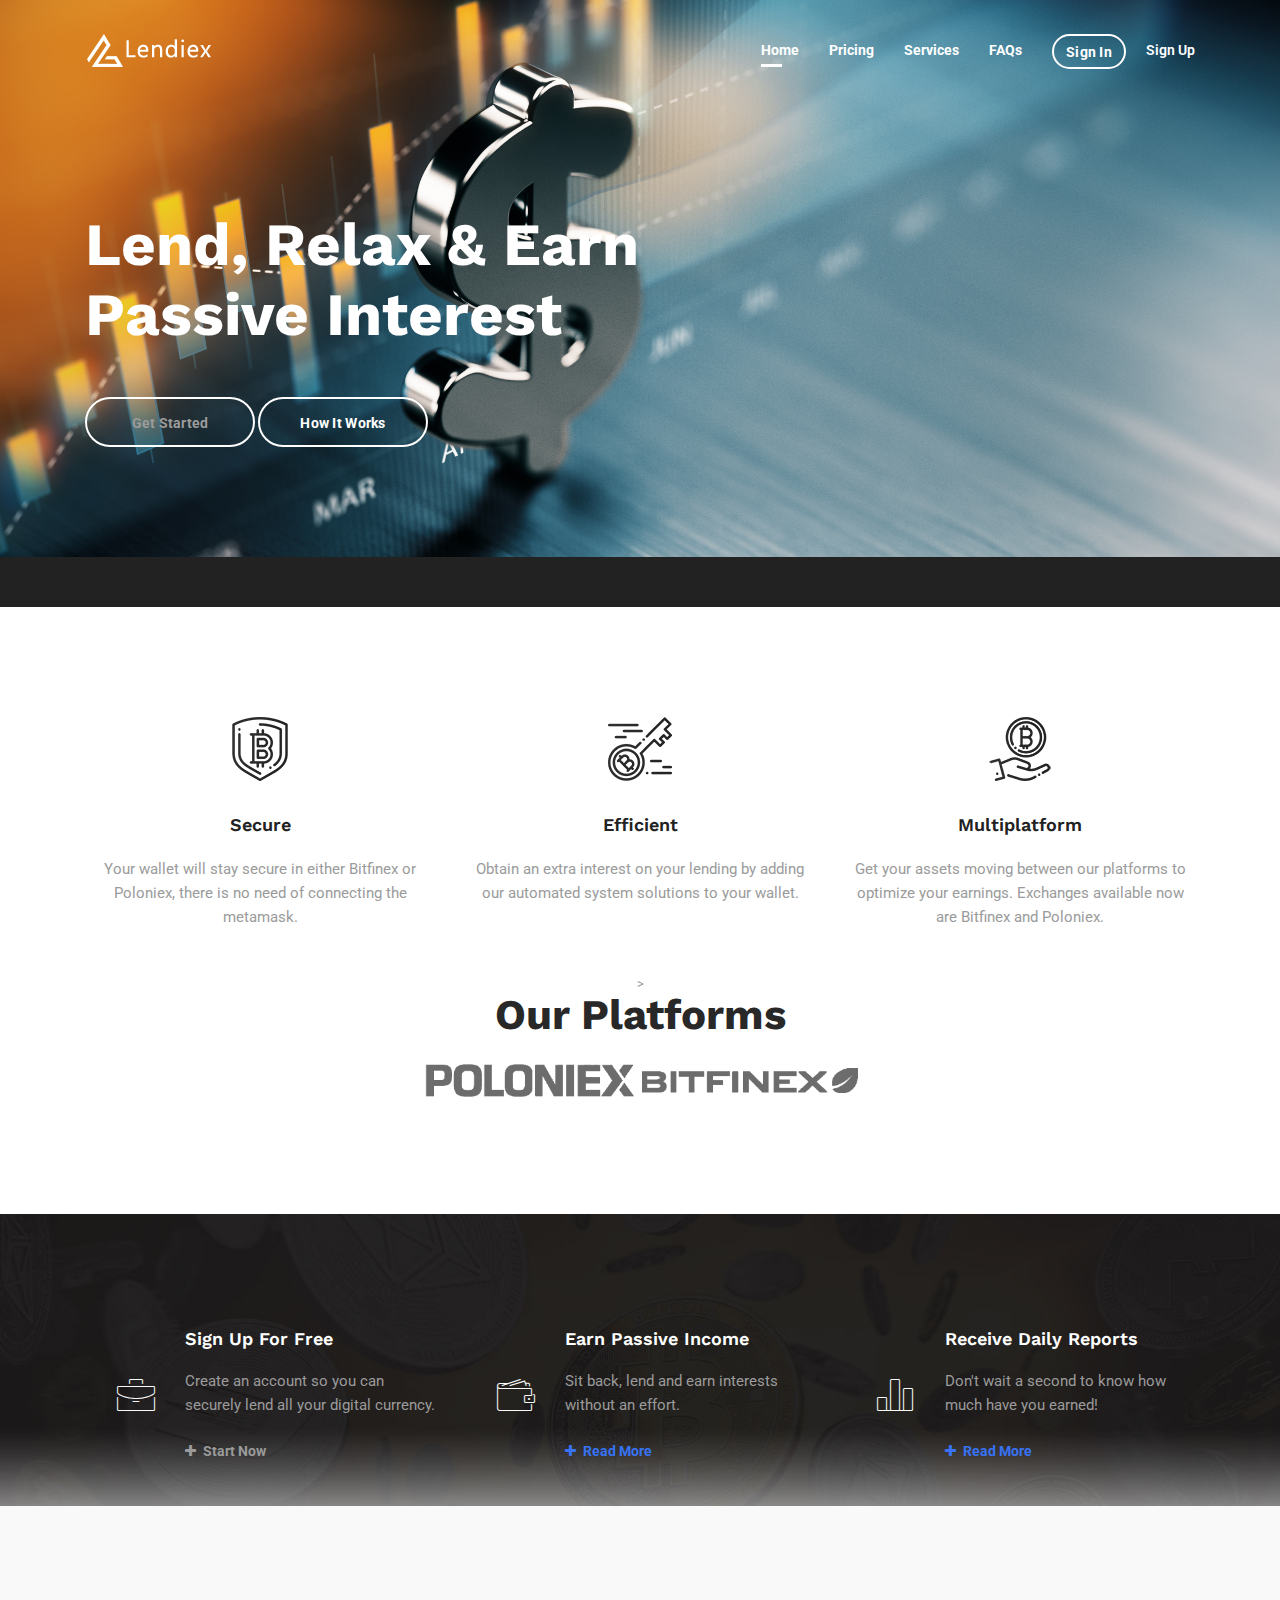
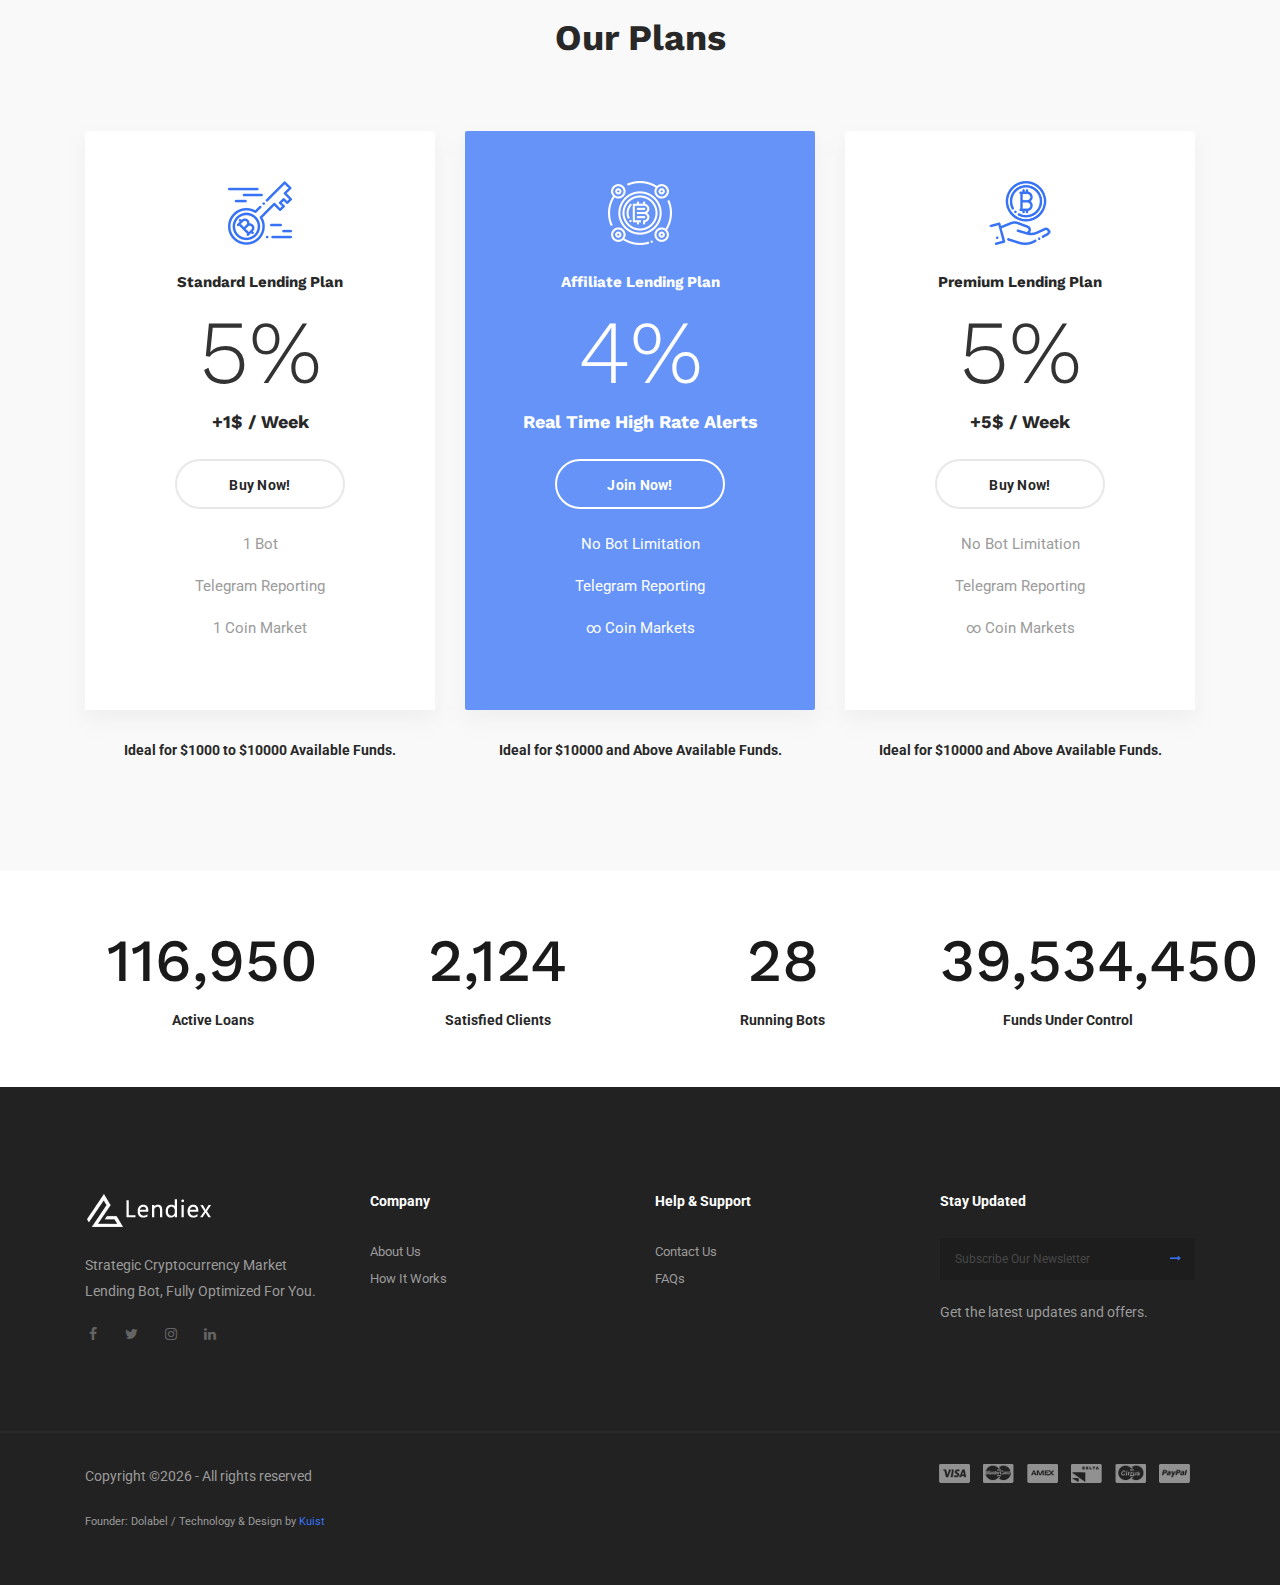
<file: index.html>
<!DOCTYPE html>
<html dir="ltr" lang="en-US">
<head>
<!-- Document Meta
    ============================================= -->
<meta charset="utf-8">
<meta http-equiv="X-UA-Compatible" content="IE=edge">
<!--IE Compatibility Meta-->
<meta name="author" content="zytheme"/>
<meta name="viewport" content="width=device-width, initial-scale=1, maximum-scale=1">
<meta name="description" content="Bitcoin And Crypto Currency Html5 Template">
<link href="assets/images/favicon/favicon.png" rel="icon">

<!-- Database Connection
    ============================================= -->



<!-- Fonts
    ============================================= -->
<link href="https://fonts.googleapis.com/css?family=Exo+2:300,300i,400,400i,500,500i,600,600i,700,700i,800,800i,900,900i%7CRoboto:300,300i,400,400i,500,500i,700,700i,900,900i%7CWork+Sans:300,400,500,600,700,800,900" rel="stylesheet" type="text/css">

<!-- Stylesheets
    ============================================= -->
<link href="assets/css/external.css" rel="stylesheet">
<link href="assets/css/style.css" rel="stylesheet">

<!-- RS5.0 Main Stylesheet -->
<link rel="stylesheet" type="text/css" href="assets/revolution/css/settings.css">
<link rel="stylesheet" type="text/css" href="assets/revolution/css/layers.css">
<link rel="stylesheet" type="text/css" href="assets/revolution/css/navigation.css"> 

<!-- HTML5 shim, for IE6-8 support of HTML5 elements. All other JS at the end of file. -->
<!--[if lt IE 9]>
      <script src="assets/js/html5shiv.js"></script>
      <script src="assets/js/respond.min.js"></script>
    <![endif]-->

<!-- Document Title
    ============================================= -->
<title>Lendiex - Compounding in P2P Markets</title>
</head>
<body>
<div class="preloader">
	<div class="loader-eclipse">
		<div class="loader-content"></div>
	</div>
</div><!-- Document Wrapper
	============================================= -->
	<div id="wrapper" class="wrapper clearfix">
<header id="navbar-spy" class="header header-1 header-transparent header-inverse header-fixed">
	<nav id="primary-menu" class="navbar navbar-expand-lg navbar-light">
		<div class="container">
			
			<a class="navbar-brand" href="index.html">
				<img class="logo logo-light" src="assets/images/logo/logo-light-lendiex.png" alt="Cryptify Logo">
				<img class="logo logo-dark" src="assets/images/logo/logo-dark.png" alt="Cryptify Logo">
			</a>
			<button class="navbar-toggler" type="button" data-toggle="collapse" data-target="#navbarContent" aria-controls="navbarContent" aria-expanded="false" aria-label="Toggle navigation">
				<span class="navbar-toggler-icon"></span>
			</button>
			
			<!-- Collect the nav links, forms, and other content for toggling -->
			<div class="collapse navbar-collapse" id="navbarContent">
				<ul class="navbar-nav ml-auto">
				<!-- Home Menu-->
	<li class="has-dropdown active">
		<a href="index.html" class="menu-item">Home</a>
	</li>
	<!-- li end -->

	<!-- Services Menu-->
	<li class="has-dropdown">
		<a href="#pricing1" class="menu-item">Pricing</a>
	</li>
	<!-- li end -->
	<!-- Pages Menu -->
	<li class="has-dropdown"> 
		<a href="services.html" class="menu-item">Services</a>
	</li>
	<!-- li end -->

	<!-- Studies Menu-->
	<li class="has-dropdown">
		<a href="faqs.html" class="menu-item">FAQs</a>
	</li>
	<!-- li end -->

				<div class="module-container">
					<!-- Module Consultation  -->
<div class="module module-consultation pull-left">
	<a class="btn btn--secondary btn--bordered btn--rounded">sign in</a>
</div>					<!-- Module Signup  -->
<div class="module module-signup pull-left">
	<a class="btn-popup" data-toggle="modal" data-target="#signupModule">Sign Up</a>
	<div class="modal fade signup-popup" tabindex="-1" role="dialog" id="signupModule">
		<button type="button" class="close" data-dismiss="modal" aria-label="Close">
			<span aria-hidden="true">&times;</span>
		</button>
		<div class="modal-dialog modal-lg" role="document">
			<div class="modal-content">
				<div class="modal-body">	
					<div class="row">
						<div class="signup-form-container text-center">
								<h4>signup</h4>
								<form id="signupPopupForm" method="post" action="http://localhost/template/niche/cryptify/html/pro/preview/assets/php/signuppopup.php" class="signupform">
									<input type="text" class="form-control" name="signup-name" id="name" placeholder="Name" required>
									<input type="email" class="form-control" name="signup-email" id="email" placeholder="Email">
									<input type="password" class="form-control" name="signup-pass" id="password" placeholder="Password" required>
									<div class="input-checkbox">
										<label class="label-checkbox">
										<input type="checkbox" name="agree"/>
										<span class="check-indicator"></span>
										</label>
										<p>I agree to the terms & conditions</p> 
									</div>
									<input type="submit" value="Sign Up" name="submit" class="btn btn--primary btn--block">
								</form>
								<!-- form end -->
										<div class="signin">
									<a href="#">Sign In Here</a>
								</div>
							</div>
						<!-- .signup-form end -->
					</div>
				</div>
			</div>
			<!-- /.modal-content -->
		</div>
		<!-- /.modal-dialog -->
	</div>
	<!-- /.modal -->
</div>				</div>
			</div>
			<!-- /.navbar-collapse -->
		</div>
		<!-- /.container-fluid -->
	</nav>

</header>



<!-- main title -->
<section id="hero" class="hero bg-overlay bg-overlay-theme3">	
    <div class="bg-section">
                <img src="assets/images/background/futuristic2.jpg" alt="Slide Background Image"  width="1920" height="1280">
    </div>
        <div class="container">
                <div>
                    <div class="hero--content pt-100">
                        <h1 class="hero--headline">Lend, Relax & Earn <br> Passive Interest</h1>
					</div>
					<div class="slide-action">
						<a class="btn btn--white btn--bordered btn--rounded" data-toggle="modal" data-target="#signupModule">Get Started</a>
						<a class="btn btn--white btn--bordered btn--rounded " href="services-lendiex-01.html">How It Works</a>
					 </div>
				</div>
            </div>

			</div><!-- .row end -->


                </div>
                <!-- .hero-content end -->
            </div>
            <!-- .col-lg-8 end -->
         </div>
        <!-- .row end -->
    </div>
    <!-- .container end -->
</section>
<!-- #hero2 end -->

<div id="top-bar" class="top-bar bitcoin-tracker-dark">
    <div class="container-fluid pr-0 pl-0">
        <div class="row clearfix">
            <div class="topbarBitcoinTracker"></div>
        </div><!-- .row end -->
    </div><!-- .container end -->
</div><!-- Hero Section --> 


<!-- Services #2
============================================= -->
<section id="service2" class="services services-2 text-center">
    <div class="container">
        <div class="row">
            <!-- Service panel #1 -->
            <div class="col-sm-12 col-md-4 col-lg-4 wow fadeInUp" data-wow-delay="100ms">
                <div class="service-panel">
                    <div class="service--img">
                        <img src="assets/images/icons/bitcoin10.png" alt="entry image" />
                    </div>
                    <!-- .service-img end -->
                    <div class="service--content">
                        <h3>Secure</h3>
                        <p>Your wallet will stay secure in either Bitfinex or Poloniex, there is no need of connecting the metamask.</p>
                    </div>
                    <!-- .service-content end -->
                </div>
            </div>
            <!-- .col-lg-4 end -->

            <!-- Service panel #2 -->
            <div class="col-sm-12 col-md-4 col-lg-4 wow fadeInUp" data-wow-delay="200ms">
                <div class="service-panel">
                    <div class="service--img">
                        <img src="assets/images/icons/bitcoin11.png" alt="entry image" />
                    </div>
                    <!-- .service-img end -->
                    <div class="service--content">
                        <h3>Efficient</h3>
                        <p>Obtain an extra interest on your lending by adding our automated system solutions to your wallet. </p>
                    </div>
                    <!-- .service-content end -->
                </div>
            </div>
            <!-- .col-lg-4 end -->

            <!-- Service panel #3 -->
            <div class="col-sm-12 col-md-4 col-lg-4 wow fadeInUp" data-wow-delay="300ms">
                <div class="service-panel">
                    <div class="service--img">
                        <img src="assets/images/icons/bitcoin12.png" alt="entry image" />
                    </div>
                    <!-- .service-img end -->
                    <div class="service--content">
                        <h3>Multiplatform</h3>
                        <p>Get your assets moving between our platforms to optimize your earnings. Exchanges available now are Bitfinex and Poloniex.</p>
                    </div>
                    <!-- .service-content end -->
                </div>
            </div>
            <!-- .col-lg-4 end -->
        </div>
        <!-- .row end -->
        <div class="container">
            <div class="row mb-2">
                <div class="col-md">  >
                  <h2 class="heading--title">Our Platforms</h2>   
                  <img src="assets/images/about/Poloniex-logo-1.png" class="img-fluid" alt="" width="20%" height="20%">  
                  <img src="assets/images/about/bitfinex-logo-full.png" class="img-fluid" alt="" width="20%" height="20%">
          </div>
        <!-- .row end -->
    </div>

</section>
<!-- #service2 end -->




<!-- Featured #3
============================================= -->
<section id="featured3" class="featured featured-3 pb-0">
    <div class="bg-section">
        <img src="assets/images/background/8.jpg" alt="background">
    </div>
    <div class="container">
        <div class="row">
            <!-- Feature Card #1 -->
            <div class="col-sm-12 col-md-12 col-lg-4 wow fadeIn" data-wow-delay="100ms">
                <div class="feature-card">
                    <div class="feature-card-icon">
                        <i class="icon-briefcase"></i>
                    </div>
                    <div class="feature-card-content">
                        <h3 class="feature-card-title">Sign Up For Free</h3>
                        <p class="feature-card-desc">Create an account so you can securely lend all your digital currency.</p>
                        
                        <a data-toggle="modal" data-target="#signupModule" class="read--more"><i class="fa fa-plus"></i>Start Now</a>
                    </div>
                </div>
            </div>
            <!-- .col-lg-4 end -->
            <!-- Feature Card #2 -->
            <div class="col-sm-12 col-md-12 col-lg-4 wow fadeIn" data-wow-delay="200ms">
                <div class="feature-card">
                    <div class="feature-card-icon">
                        <i class="icon-wallet"></i>
                    </div>
                    <div class="feature-card-content">
                        <h3 class="feature-card-title">Earn Passive Income</h3>
                        <p class="feature-card-desc"> Sit back, lend and earn interests without an effort.</p>
                        <a href="services.html" class="read--more"><i class="fa fa-plus"></i>Read More</a>
                    </div>
                </div>
            </div>
            <!-- .col-lg-4 end -->
            <!-- Feature Card #3 -->
            <div class="col-sm-12 col-md-12 col-lg-4 wow fadeIn" data-wow-delay="300ms">
                <div class="feature-card">
                    <div class="feature-card-icon">
                        <i class="icon-bargraph"></i>
                    </div>
                    <div class="feature-card-content">
                        <h3 class="feature-card-title">Receive Daily Reports</h3>
                        <p class="feature-card-desc">Don't wait a second to know how much have you earned!</p>
                        <a href="faqs.html" class="read--more"><i class="fa fa-plus"></i>Read More</a>
                    </div>
                </div>
            </div>
            <!-- .col-lg-4 end -->
        </div>
        <!-- .row end -->
	</div>

    <!-- .container end -->
</section>
<!-- #featured3 end -->




<!-- Pricing Table #1
============================================= -->

<section id="pricing1" class="pricing pricing-1 bg-gray">
    <div class="container">
        <div class="row clearfix">
            <div class="col-sm-12 col-md-12 col-lg-6 offset-lg-3">
                <div class="heading heading-1 text--center mb-70">
                    <h2 class="heading--title">Our Plans</h2>
                </div>
            </div><!-- .col-lg-8 end -->
        </div><!-- .row end -->
        <div class="row">
            <!-- Pricing Packge #1
			============================================= -->
            <div class=" col-sm-12 col-md-12 col-lg-4 price-table">
                <div class="pricing-panel">
                    <!--  Pricing heading  -->
                    <div class="pricing--heading text--center">
                        <div class="pricing--icon">
                            <img src="assets/images/icons/BitcoinIcon7.png" alt="Bitcoin Icon">
                        </div>
                        <h4>Standard Lending Plan</h4>
                        <p>5<span class="currency">%</span></p>
                        <h6>+1$ / Week</h6>
                        <a class="btn btn--secondary btn--bordered btn--rounded" href="#">Buy Now!</a>
                        <div class="pricing--desc">
                            1 Bot <br><br> 
                            Telegram Reporting <br><br>
                            1 Coin Market <br><br>
                        </div>
                    </div>
                    <!--  Pricing heading  -->
                    <div class="pricing--footer">
                        Ideal for $1000 to $10000 Available Funds.
                    </div>
                    <!--  Pricing Footer  -->
                </div>
            </div>
            <!-- .pricing-table End -->

            <!-- Pricing Packge #1
			============================================= -->
            <div class=" col-sm-12 col-md-12 col-lg-4 price-table">
                <div class="pricing-panel">
                    <!--  Pricing heading  -->
                    <div class="pricing--heading text--center" style="background-color: rgba(101, 147, 247);">
                        <div class="pricing--icon">
                            <img src="assets/images/icons/BitcoinIcon5.png" alt="Bitcoin Icon">
                        </div>
                        <h4 style="color: white">Affiliate Lending Plan</h4>
                        <p style="color: white">4<span class="currency">%</span></p>
                        <h6 style="color: white">Real Time High Rate Alerts</h6>
                        <a class="btn btn--white btn--bordered btn--rounded" href="#">Join Now!</a>
                        <div class="pricing--desc" style="color: white">
                            No Bot Limitation<br><br> 
                            Telegram Reporting <br><br>
                            ∞ Coin Markets <br><br>     
                        </div>                   
                    </div>

                    <!--  Pricing heading  -->
                    <div class="pricing--footer">
                        Ideal for $10000 and Above Available Funds.
                    </div>
                    <!--  Pricing Footer  -->
                </div>
            </div>
            <!-- .pricing-table End -->

            <!-- Pricing Packge #3
			============================================= -->
            <div class=" col-sm-12 col-md-12 col-lg-4 price-table">
                <div class="pricing-panel">
                    <!--  Pricing heading  -->
                    <div class="pricing--heading text--center">
                        <div class="pricing--icon">
                            <img src="assets/images/icons/BitcoinIcon8.png" alt="Bitcoin Icon">
                        </div>
                        <h4>Premium Lending Plan</h4>
                        <p>5<span class="currency">%</span></p>
                        <h6>+5$ / Week </h6>
                        <a class="btn btn--secondary btn--bordered btn--rounded" href="#">Buy Now!</a>
                        <div class="pricing--desc">
                             No Bot Limitation<br><br> 
                                Telegram Reporting <br><br>
                                ∞ Coin Markets <br><br>   
                            </div>
                    </div>
                    <!--  Pricing heading  -->
                    <div class="pricing--footer">
                        Ideal for $10000 and Above Available Funds.
                    </div>
                    <!--  Pricing Footer  -->
                </div>
            </div>
            <!-- .pricing-table End -->

        </div><!-- .row end -->

    </div><!-- .container end -->
</section><!-- #pricing1 end -->

<section id="counter1" class="counter counter-1">
	<div class="container">
		<div class="row">
			<!-- count #1 -->
			<div class="col-6 col-sm-6 col-md-6 col-lg-3">
				<div class="count-box text-center">
					<div class="counting"> 116,950 </div>
					<div class="count-title">Active Loans</div>
				</div>
			</div>
			<!-- .col-md-3 end -->
			
			<!-- count #2 -->
			<div class="col-6 col-sm-6 col-md-6 col-lg-3">
				<div class="count-box text-center">
					<div class="counting">2,124</div>
					<div class="count-title">Satisfied Clients</div>
				</div>
			</div>
			<!-- .col-md-3 end -->
			
			<!-- count #3 -->
			<div class="col-6 col-sm-6 col-md-6 col-lg-3">
				<div class="count-box text-center">
					<div class="counting">28</div>
					<div class="count-title">Running Bots</div>
				</div>
			</div>
			<!-- .col-md-3 end -->
			
			<!-- count #4 -->
			<div class="col-6 col-sm-6 col-md-6 col-lg-3">
				<div class="count-box text-center">
					<div class="counting">39,534,450</div>
					<div class="count-title">Funds Under Control</div>
				</div>
			</div>
			<!-- .col-md-3 end -->

		</div>
		<!-- .row end -->
	</div>
	<!-- .container end -->
</section>
<!-- #counter1 end -->

<!-- Footer #1
============================================= -->
<footer id="footer" class="footer footer-1">
    <!-- Widget Section
	============================================= -->
    <div class="footer-widget">
        <div class="container">
            <div class="row clearfix">
                <div class="col-sm-12 col-md-4 col-lg-3 footer--widget widget-about">
                    <div class="widget-content">
                        <img class="footer-logo" src="assets/images/logo/logo-light-lendiex.png" alt="logo">
                        <p>Strategic Cryptocurrency Market Lending Bot, Fully Optimized For You.</p>
                        <div class="footer-social-icon">
                            <a class="facebook" href="#">
                                <i class="fa fa-facebook"></i><i class="fa fa-facebook"></i>
                            </a>
                            <a class="twitter" href="#">
                                <i class="fa fa-twitter"></i><i class="fa fa-twitter"></i>
                            </a>
                            <a class="instagram" href="#">
                                <i class="fa fa-instagram"></i><i class="fa fa-instagram"></i>
                            </a>
                            <a class="linkedin" href="#">
                                <i class="fa fa-linkedin"></i><i class="fa fa-linkedin"></i>
                            </a>
                        </div>
                    </div>
                </div><!-- .col-md-3 end -->
                <div class="col-sm-12 col-md-4 col-lg-3 footer--widget widget-links">
                    <div class="widget-title">
                        <h5>Company</h5>
                    </div>
                    <div class="widget-content">
                        <ul>
                            <li><a href="services-lendiex-01.html">About Us</a></li>
                            <li><a href="faqs.html">How It Works</a></li>
                        </ul>
                    </div>
                </div><!-- .col-md-2 end -->

                <div class="col-sm-12 col-md-4 col-lg-3 footer--widget widget-links">
                    <div class="widget-title">
                        <h5>Help & Support</h5>
                    </div>
                    <div class="widget-content">
                        <ul>
                            <li><a href="faqs.html">Contact Us</a></li>
                            <li><a href="faqs.html">FAQs</a></li>
                        </ul>
                    </div>
                </div><!-- .col-md-2 end -->

                <div class="col-sm-12 col-md-4 col-lg-3 footer--widget widget-newsletter">
                    <div class="widget-title">
                        <h5>Stay Updated</h5>
                    </div>
                    <div class="widget-content">
                        <form class="form-newsletter mailchimp">
                            <input type="email" name="email" class="form-control" placeholder="Subscribe Our Newsletter">
                            <button type="submit"><i class="fa fa-long-arrow-right"></i></button>
                        </form>
                        <div class="subscribe-alert"></div>
                        <div class="clearfix"></div>
                        <p>Get the latest updates and offers.</p>
                    </div>
                </div><!-- .col-md-3 end -->
                <div class="clearfix"></div>
            </div>
        </div><!-- .container end -->
    </div><!-- .footer-widget end -->

    <!-- Copyrights
	============================================= -->
    <div class="footer--bar">
        <div class="container">
            <div class="row">
                <div class="col-sm-12 col-md-6 col-lg-6">
						<p>
			  Copyright &copy;<script>document.write(new Date().getFullYear());</script> - All rights reserved</p>
					<p style="font-size: smaller"> 
						Founder: Dolabel   /   Technology & Design by <a href="https://colorlib.com" target="_blank">Kuist</a></p>
                </div>
                <div class="col-sm-12 col-md-6 col-lg-6">
                    <div class="payment--methods  text-right text-center-xs">
                        <a href="#" title="Visa"><img src="assets/images/footer/visa.png" alt="Visa"></a>
                        <a href="#" title="Mastercard"><img src="assets/images/footer/mastercard.png" alt="Mastercard"></a>
                        <a href="#" title="amex"> <img src="assets/images/footer/amex.png" alt="amex"></a>
                        <a href="#" title="Delta"><img src="assets/images/footer/delta.png" alt="Delta"> </a>
                        <a href="#" title="Cirrus"><img src="assets/images/footer/cirrus.png" alt="Cirrus"></a>
                        <a href="#" title="Paypal"><img src="assets/images/footer/paypal.png" alt="Paypal"></a>
                    </div>
                </div>
            </div>
        </div><!-- .container end -->
    </div><!-- .footer-copyright end -->
</footer>


<div id="back-to-top" class="backtop"><i class="fa fa-long-arrow-up"></i></div>
</div><!-- #wrapper end -->

<!-- Footer Scripts
============================================= -->
<script src="assets/js/jquery-3.3.1.min.js"></script>
<script src="assets/js/plugins.js"></script>
<script src="assets/js/bitcoinPriceWidgets.js"></script>
<script src="assets/js/bitcoinPrice.js"></script>
<script src="assets/js/bitcoinTracker.js"></script>
<script src="assets/js/functions.js"></script>
<!-- RS5.0 Core JS Files -->
<script src="assets/revolution/js/jquery.themepunch.tools.min.js?rev=5.0"></script>
<script src="assets/revolution/js/jquery.themepunch.revolution.min.js?rev=5.0"></script>
<script src="assets/revolution/js/extensions/revolution.extension.video.min.js"></script>
<script src="assets/revolution/js/extensions/revolution.extension.slideanims.min.js"></script>
<script src="assets/revolution/js/extensions/revolution.extension.actions.min.js"></script>
<script src="assets/revolution/js/extensions/revolution.extension.layeranimation.min.js"></script>
<script src="assets/revolution/js/extensions/revolution.extension.kenburn.min.js"></script>
<script src="assets/revolution/js/extensions/revolution.extension.navigation.min.js"></script>
<script src="assets/revolution/js/extensions/revolution.extension.migration.min.js"></script>
<script src="assets/revolution/js/extensions/revolution.extension.parallax.min.js"></script>
<!-- RS Configration JS Files -->
<script src="assets/js/rsconfig.js"></script>
</body>
</html>
</file>
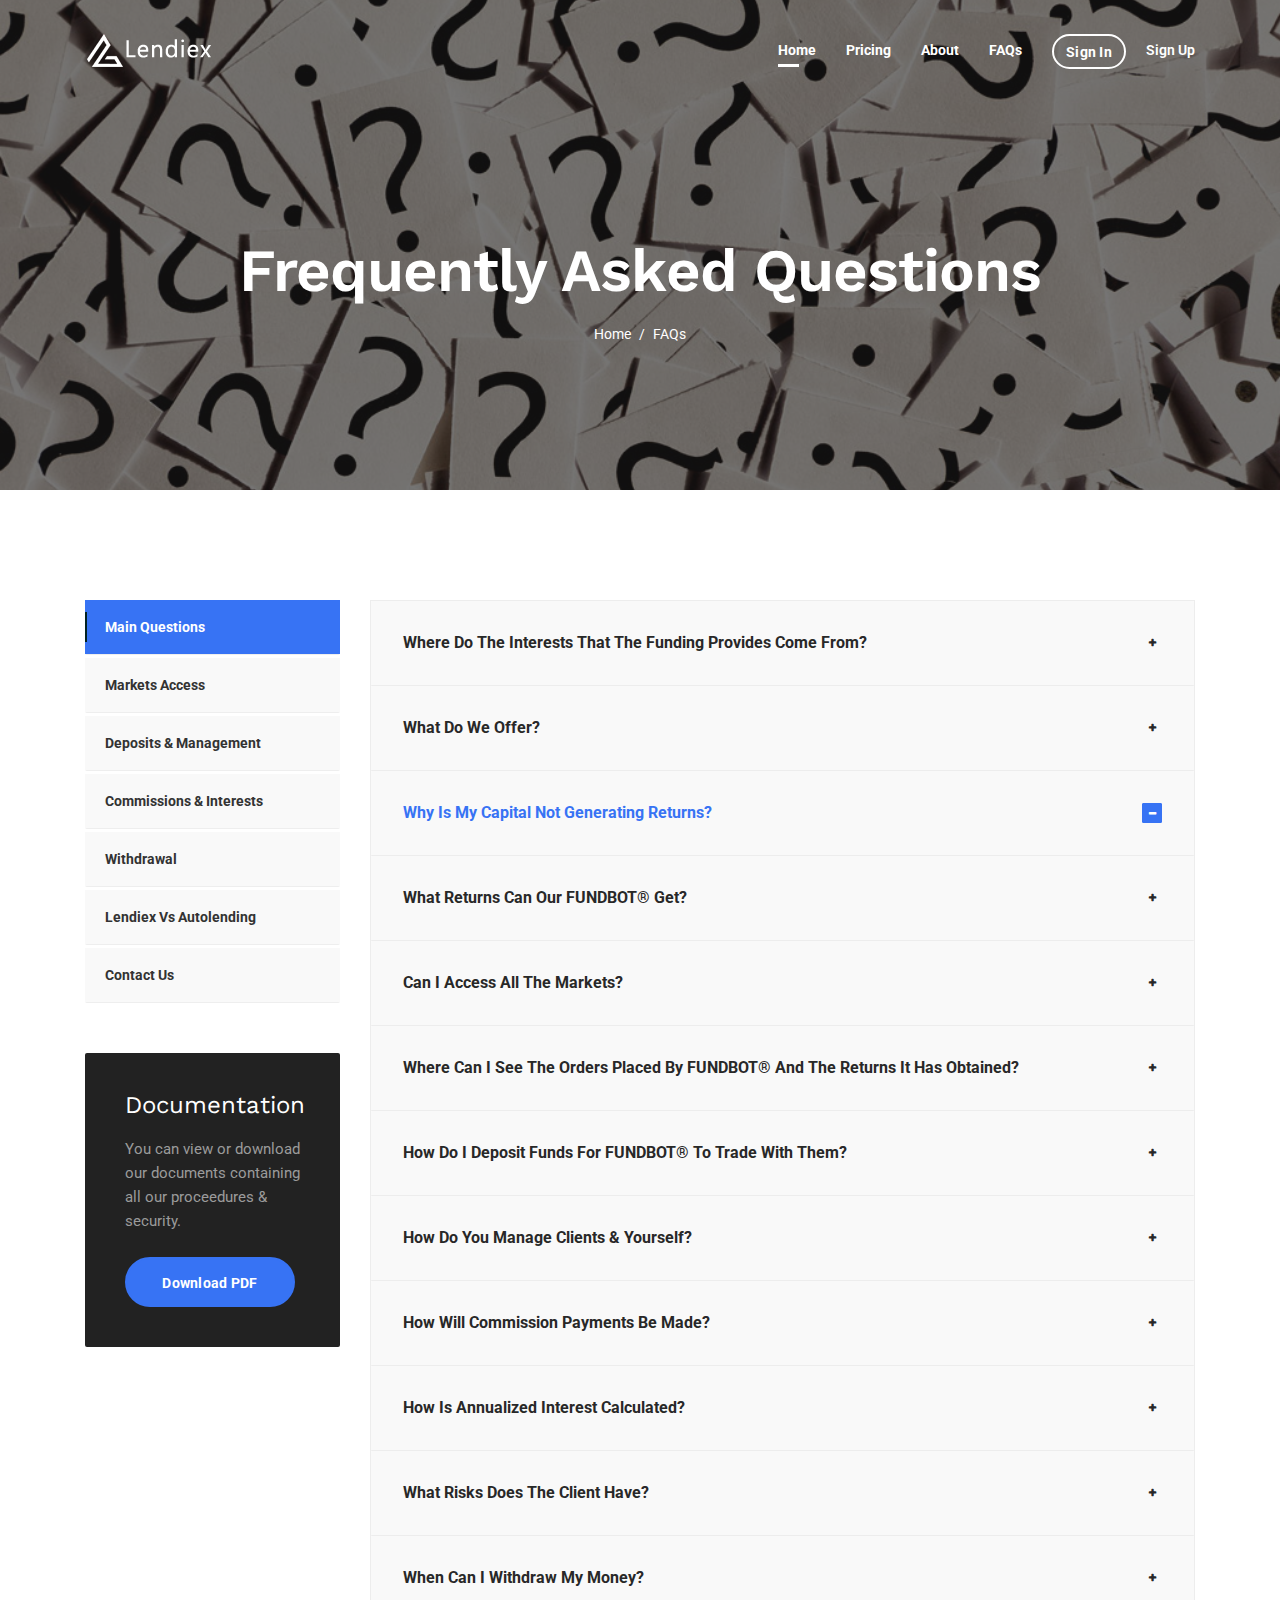
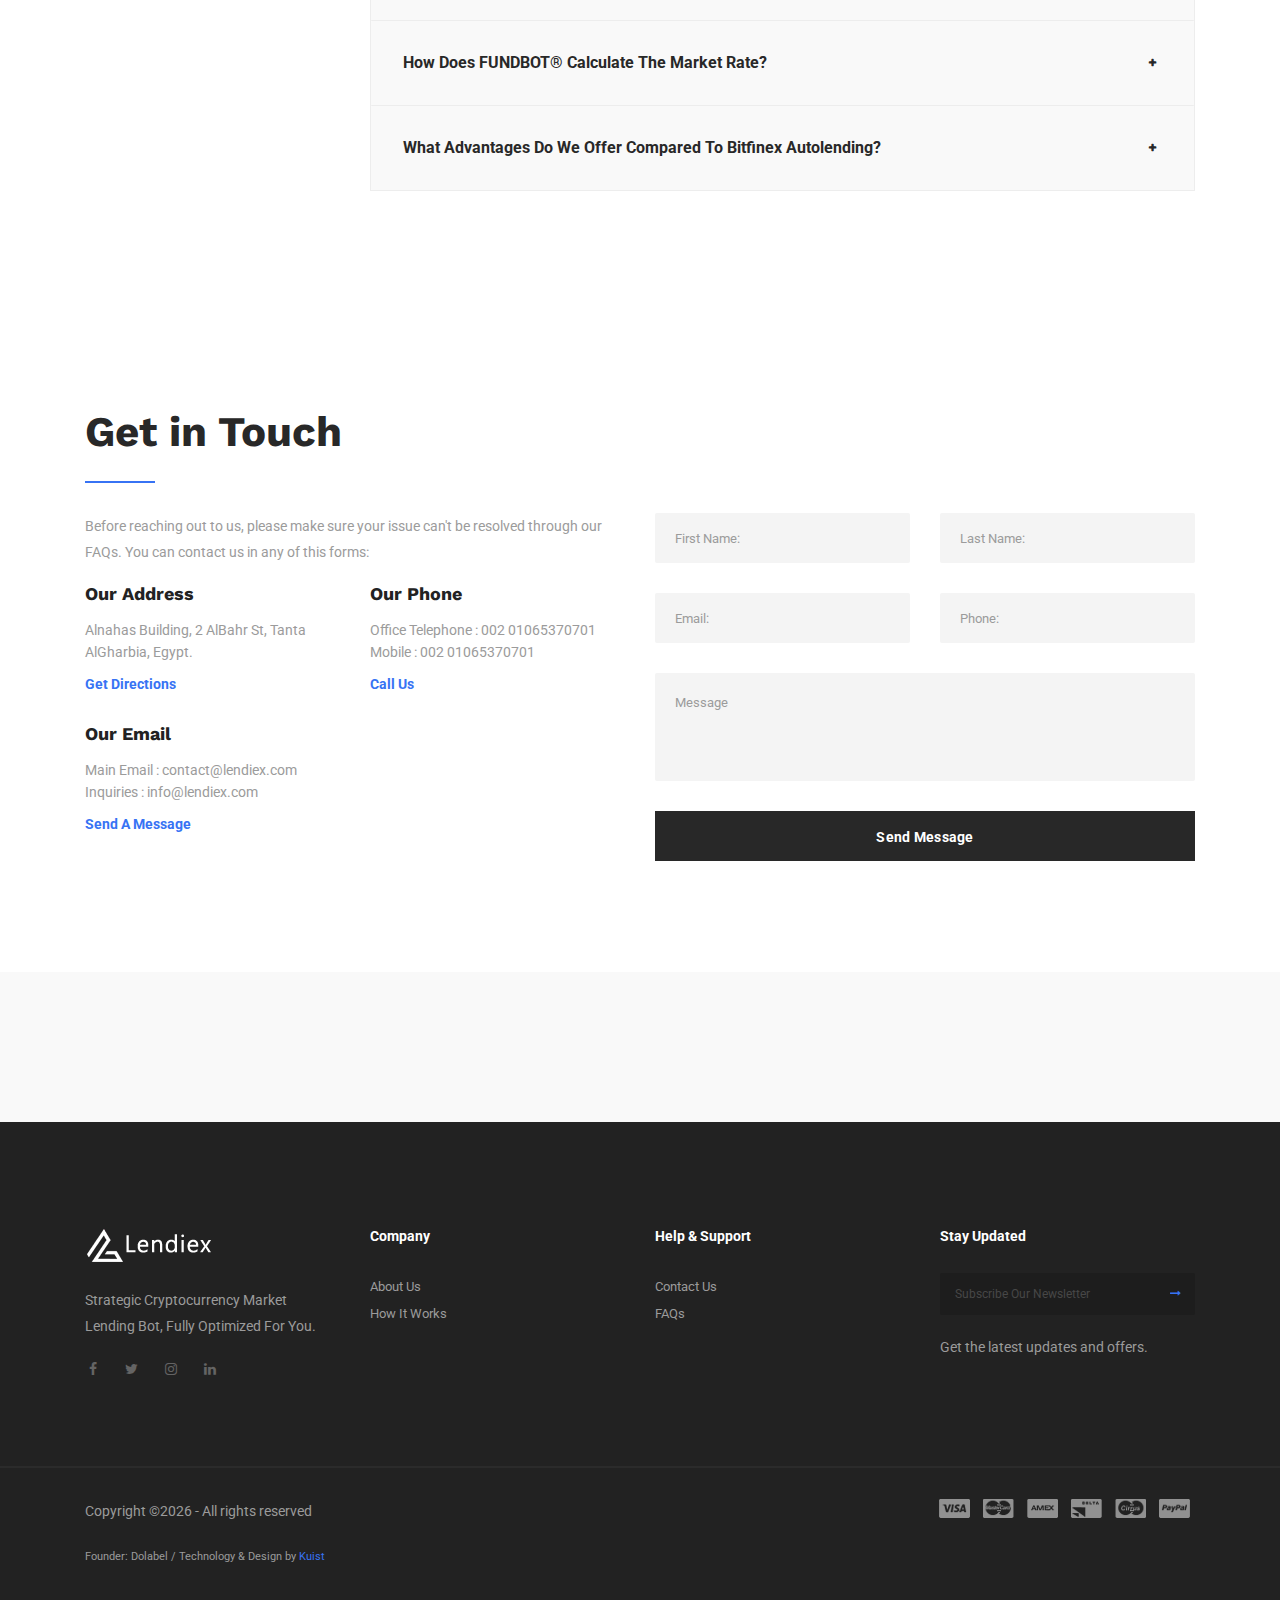
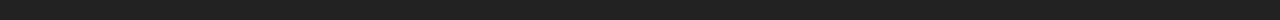
<file: faqs.html>
<!DOCTYPE html>
<html dir="ltr" lang="en-US">
<head>
<!-- Document Meta
    ============================================= -->
<meta charset="utf-8">
<meta http-equiv="X-UA-Compatible" content="IE=edge">
<!--IE Compatibility Meta-->
<meta name="author" content="zytheme"/>
<meta name="viewport" content="width=device-width, initial-scale=1, maximum-scale=1">
<meta name="description" content="Bitcoin And Crypto Currency Html5 Template">
<link href="assets/images/favicon/favicon.png" rel="icon">

<!-- Fonts
    ============================================= -->
 <link href="https://fonts.googleapis.com/css?family=Exo+2:300,300i,400,400i,500,500i,600,600i,700,700i,800,800i,900,900i%7CRoboto:300,300i,400,400i,500,500i,700,700i,900,900i%7CWork+Sans:300,400,500,600,700,800,900" rel="stylesheet">

<!-- Stylesheets
    ============================================= -->
<link href="assets/css/external.css" rel="stylesheet">
<link href="assets/css/style.css" rel="stylesheet">

<!-- HTML5 shim, for IE6-8 support of HTML5 elements. All other JS at the end of file. -->
<!--[if lt IE 9]>
      <script src="assets/js/html5shiv.js"></script>
      <script src="assets/js/respond.min.js"></script>
    <![endif]-->

<!-- Document Title
    ============================================= -->
    <title>Lendiex - Compounding in P2P Markets</title>
</head>
<body>
<div class="preloader">
	<div class="loader-eclipse">
		<div class="loader-content"></div>
	</div>
</div><!-- Document Wrapper
	============================================= -->
	<div id="wrapper" class="wrapper clearfix">
		<header id="navbar-spy" class="header header-1 header-transparent header-inverse header-fixed">
			<nav id="primary-menu" class="navbar navbar-expand-lg navbar-light">
				<div class="container">
					
					<a class="navbar-brand" href="index.html">
						<img class="logo logo-light" src="assets/images/logo/logo-light-lendiex.png" alt="Cryptify Logo">
						<img class="logo logo-dark" src="assets/images/logo/logo-dark.png" alt="Cryptify Logo">
					</a>
					<button class="navbar-toggler" type="button" data-toggle="collapse" data-target="#navbarContent" aria-controls="navbarContent" aria-expanded="false" aria-label="Toggle navigation">
						<span class="navbar-toggler-icon"></span>
					</button>
					
					<!-- Collect the nav links, forms, and other content for toggling -->
					<div class="collapse navbar-collapse" id="navbarContent">
						<ul class="navbar-nav ml-auto">
						<!-- Home Menu-->
			<li class="has-dropdown active">
				<a href="index.html" class="dropdown-toggle menu-item">Home</a>
			</li>
			<!-- li end -->
		
			<!-- Services Menu-->
			<li class="has-dropdown">
				<a href="index.html" data-toggle="dropdown" class="dropdown-toggle menu-item">Pricing</a>
			</li>
			<!-- li end -->
			<!-- Pages Menu -->
			<li class="has-dropdown"> 
				<a href="services.html" class="dropdown-toggle menu-item">About</a>
			</li>
			<!-- li end -->
		
			<!-- Studies Menu-->
			<li class="has-dropdown">
				<a href="faqs.html" class="dropdown-toggle menu-item">FAQs</a>
			</li>
			<!-- li end -->
		
						<div class="module-container">
							<!-- Module Consultation  -->
		<div class="module module-consultation pull-left">
			<a class="btn btn--secondary btn--bordered btn--rounded">sign in</a>
		</div>					<!-- Module Signup  -->
		<div class="module module-signup pull-left">
			<a class="btn-popup" data-toggle="modal" data-target="#signupModule">Sign Up</a>
			<div class="modal fade signup-popup" tabindex="-1" role="dialog" id="signupModule">
				<button type="button" class="close" data-dismiss="modal" aria-label="Close">
					<span aria-hidden="true">&times;</span>
				</button>
				<div class="modal-dialog modal-lg" role="document">
					<div class="modal-content">
						<div class="modal-body">	
							<div class="row">
								<div class="signup-form-container text-center">
										<h4>signup</h4>
										<form id="signupPopupForm" method="post" action="http://localhost/template/niche/cryptify/html/pro/preview/assets/php/signuppopup.php" class="signupform">
											<input type="text" class="form-control" name="signup-name" id="name" placeholder="Name" required>
											<input type="email" class="form-control" name="signup-email" id="email" placeholder="Email">
											<input type="password" class="form-control" name="signup-pass" id="password" placeholder="Password" required>
											<div class="input-checkbox">
												<label class="label-checkbox">
												<input type="checkbox" name="agree"/>
												<span class="check-indicator"></span>
												</label>
												<p>I agree to the terms & conditions</p> 
											</div>
											<input type="submit" value="Sign Up" name="submit" class="btn btn--primary btn--block">
										</form>
										<!-- form end -->
												<div class="signin">
											<a href="#">Sign In Here</a>
										</div>
									</div>
								<!-- .signup-form end -->
							</div>
						</div>
					</div>
					<!-- /.modal-content -->
				</div>
				<!-- /.modal-dialog -->
			</div>
			<!-- /.modal -->
		</div>				</div>
					</div>
					<!-- /.navbar-collapse -->
				</div>
				<!-- /.container-fluid -->
			</nav>
		
		</header>
		

<!-- Page Title #6
============================================= -->
<section id="page-title" class="page-title bg-overlay bg-overlay-dark bg-parallax">
	<div class="bg-section" >
		<img src="assets/images/background/faqs2.jpg" alt="Background"/>
	</div>
	<div class="container">
		<div class="row">
			<div class="col-sm-12 col-md-12 col-lg-10 offset-lg-1">
				<div class="title title-6 text-center">
                    <div class="title--heading">
                        <h1>Frequently Asked Questions</h1>
                    </div>
                    <div class="clearfix"></div>
					<ol class="breadcrumb">
						<li><a href="index-2.html">Home</a></li>
						<li class="active">FAQs</li>
					</ol>
				</div><!-- .title end -->
			</div><!-- .col-lg-12 end -->
		</div><!-- .row end -->
	</div><!-- .container end -->
</section><!-- #page-title end -->

<!-- Accordion #1
============================================= -->
<section id="faqs" class="bg-white">
	<div class="container">
		<div class="row">
			<div class="col-sm-12 col-md-12 col-lg-3">
				<!-- Categories
============================================= -->
<div class="widget widget-categories">
	<div class="widget-content">
		<ul class="list-unstyled">
			<li class="active"><a href="#">Main Questions</a></li>
			<li><a href="#markets">Markets Access</a></li>
			<li><a href="#deposits">Deposits & Management</a></li>
			<li><a href="#commissions">Commissions & Interests</a></li>
			<li><a href="#withdrawal">Withdrawal</a></li>
			<li><a href="#advantages">Lendiex vs Autolending</a></li>
			<li><a href="#contact2">Contact Us</a></li>

		</ul>
	</div>
</div>

<!-- Info
============================================= -->
<div class="widget widget-info">
    <div class="widget--content">
        <div class="info--title">
            Documentation
        </div>
        <div class="info--content">
            You can view or download our documents containing all our proceedures & security.
        </div>
        <a class="btn btn--primary btn--rounded" href="#">Download PDF</a>
    </div>
</div> <!-- .widget-info end -->		

</div><!-- .col-md-3 end -->
			<div class="col-sm-12 col-md-12 col-lg-9">
				<div class="accordion accordion-1" id="accordion01">
					<!-- Panel 01 -->
					<div class="panel">
						<div class="panel--heading">
							<a class="accordion-toggle collapsed" data-toggle="collapse" data-parent="#accordion01" href="#collapse01-1">Where do the interests that the funding provides come from?</a>
						</div>
						<div id="collapse01-1" class="panel--body panel-collapse collapse">
							The interests come from the loan of assets (EUR, USD, BTC, XTZ, ...) to other users who take advantage of these to take leveraged positions. Leveraged positions can be to arbitrate or simply trade with more capital than they have. They generally take advantage of market volatility to generate their profits. 
						</div>
					</div>
					
					<!-- Panel 02 -->
					<div class="panel">
						<div class="panel--heading">
							<a class="accordion-toggle collapsed" data-toggle="collapse" data-parent="#accordion01" href="#collapse01-2">What do we offer?</a>
						</div>
						<div id="collapse01-2" class="panel--body panel-collapse collapse">
							We offer a bot, called FUNDBOT®, that automates the creation of orders in the funding Bitfinex market with the aim of maximizing the benefits of asset lending. To do this, it predicts the probabilities that each order will be taken at each price, as well as the average time it will have to wait, its probability of cancellation, etc. <br><br> With this information, you make offers at the optimal price and the optimal duration. It works in all Bitfinex funding markets. 
						</div>
					</div>
					
					<!-- Panel 03 -->
					<div class="panel">
						<div class="panel--heading">
							<a class="accordion-toggle" data-toggle="collapse" data-parent="#accordion01" href="#collapse01-3">Why is my capital not generating returns?</a>
						</div>
						<div id="collapse01-3" class="panel--body panel-collapse collapse in">
							When FUNDBOT® receives capital, it places the orders on the market, estimating the probability that will be taken by users who require capital. There will be periods when capital is on orders waiting to be absorbed by the market. 
						</div>
					</div>
					
					<!-- Panel 04 -->
					<div class="panel">
						<div class="panel--heading">
							<a class="accordion-toggle collapsed" data-toggle="collapse" data-parent="#accordion01" href="#collapse01-4">What returns can our FUNDBOT® get?</a>
						</div>
						<div id="collapse01-4" class="panel--body panel-collapse collapse">
                            The returns obtained by FUNDBOT® depend on the different markets in which it operates. There are spikes in the funding markets due to the volatility and low liquidity of certain markets. This means that when a user goes to the market to look for a high capital, they have to pay the price of that moment. <br><br> If the market is not very liquid, you may be paying very high interest due to the lack of liquidity in that market.						</div>
					</div>
					
					<!-- Panel 05 -->
					<div class="panel">
						<div class="panel--heading">
							<a id= "markets" class="accordion-toggle collapsed" data-toggle="collapse" data-parent="#accordion01" href="#collapse01-5">Can I access all the markets?</a>
						</div>
						<div id="collapse01-5" class="panel--body panel-collapse collapse">
                            There are markets that have very little volume, therefore, we cannot operate in them without our positions and those of our clients having a great impact on market prices, which this is why there are markets that we do not offer.						</div>
					</div>
					
					<!-- Panel 06 -->
					<div class="panel">
						<div class="panel--heading">
							<a class="accordion-toggle collapsed" data-toggle="collapse" data-parent="#accordion01" href="#collapse01-6">Where can I see the orders placed by FUNDBOT® and the returns it has obtained?</a>
						</div>
						<div id="collapse01-6" class="panel--body panel-collapse collapse">
                            Through a Telegram service, we offer the sending of reports with the current returns that FUNDBOT is generating for each market in which we have capital. In addition, we offer an alert system in which we notify the markets that are having high returns (over 20%). After logging into Bitfinex, in the Funding section, we can obtain information on current orders and the returns of the last days. <br> <br>
                            https://report.bitfinex.com/
	</div>
					</div>
					
					<!-- Panel 07 -->
					<div class="panel">
						<div class="panel--heading">
							<a id= "deposits" class="accordion-toggle collapsed" data-toggle="collapse" data-parent="#accordion01" href="#collapse01-7">How do I deposit funds for FUNDBOT® to trade with them?</a>
						</div>
						<div id="collapse01-7" class="panel--body panel-collapse collapse">
                            To operate with the funds, FUNDBOT® needs the funds to be deposited within the Bitfinex funding wallet. For this, the client can deposit within Bitfinex in any cryptocurrency or stablecoin that is accepted by the platform. Stablecoins have restrictions if KYC (account verification) has not been done.						</div>
					</div>
					
					<!-- Panel 08 -->
					<div class="panel">
						<div class="panel--heading">
							<a class="accordion-toggle collapsed" data-toggle="collapse" data-parent="#accordion01" href="#collapse01-8">How do you manage clients & yourself?</a>
						</div>
						<div id="collapse01-8" class="panel--body panel-collapse collapse">
                            All accounts, including ours, use the same algorithm to place orders on the market. Since our benefits are proportional to that of our clients, we are interested in maximizing the benefits of all.						</div>
					</div>
					
					<!-- Panel 09 -->
					<div class="panel">
						<div class="panel--heading">
							<a id= "commissions" class="accordion-toggle collapsed" data-toggle="collapse" data-parent="#accordion01" href="#collapse01-9">How will commission payments be made?</a>
						</div>
						<div id="collapse01-9" class="panel--body panel-collapse collapse">
                            Payments must be made monthly and we will send an invoice with the amount to be paid. In the event that we do not receive the payment, FUNDBOT® will stop operating and will no longer generate benefits.						</div>
					</div>
					
					<!-- Panel 10 -->
					<div class="panel">
						<div class="panel--heading">
							<a class="accordion-toggle collapsed" data-toggle="collapse" data-parent="#accordion01" href="#collapse01-10">How is annualized interest calculated?</a>
						</div>
						<div id="collapse01-10" class="panel--body panel-collapse collapse">
							Trends, vision dominates a lot of our subconscious interpretation of the world around us. On top it, pleasing images create a better user experience. Rounding up a bunch of specific designs.Trends, vision dominates a lot of our subconscious interpretation of the world around us. 
						</div>
					</div>
					
					<!-- Panel 11 -->
					<div class="panel">
						<div class="panel--heading">
							<a class="accordion-toggle collapsed" data-toggle="collapse" data-parent="#accordion01" href="#collapse01-11">What risks does the client have?</a>
						</div>
						<div id="collapse01-11" class="panel--body panel-collapse collapse">
                            Since FUNDBOT® only uses an api-key with permission to offer funding and nothing else, there are no risks associated with managing the funding. <br> <br>



                            The lending market within Bitfinex is almost risk-free (the platform's safety margins liquidate positions far from the prices where they could cause the trader to lose more than he has). In the years that it has been operating, no user has ever lost money in any operation lending money. <br> <br>
                            
                            
                            
                            The significant risk is custody / counterparty risk: massive fraud of Bitfinex executives, bankruptcy of the company affecting deposits, etc. It would be equivalent to the bank where you have your money going bankrupt. However, being one of the top exchanges in the market with many years of operation, this risk it is quite limited.						</div>
					</div>
					
					<!-- Panel 12 -->
					<div class="panel">
						<div class="panel--heading">
							<a id= "withdrawal" class="accordion-toggle collapsed" data-toggle="collapse" data-parent="#accordion01" href="#collapse01-12">When can I withdraw my money?</a>
						</div>
						<div id="collapse01-12" class="panel--body panel-collapse collapse">
                            The money in lending is blocked for periods between 2 and 30 days (FUNDBOT® modifies the periods to optimize). When you want to withdraw, you must cancel open orders and remove the money from the funding wallet. <br><br> If you want to withdraw more, you have to tell us to stop FUNDBOT so that it does not make new offers and the money will be unlocked as the ongoing operations end.						</div>
					</div>
					
					<!-- Panel 13 -->
					<div class="panel">
						<div class="panel--heading">
							<a class="accordion-toggle collapsed" data-toggle="collapse" data-parent="#accordion01" href="#collapse01-13">How does FUNDBOT® calculate the market rate?</a>
						</div>
						<div id="collapse01-13" class="panel--body panel-collapse collapse">
                            The Market rate is the average of all the matched orders in the market in the last 24h.						</div>
					</div>
					
					<!-- Panel 14 -->
					<div class="panel">
						<div class="panel--heading">
							<a id= "advantages" class="accordion-toggle collapsed" data-toggle="collapse" data-parent="#accordion01" href="#collapse01-14">What advantages do we offer compared to Bitfinex autolending?</a>
						</div>
						<div id="collapse01-14" class="panel--body panel-collapse collapse">
                            Bitfinex autolending uses the so-called FRR (Flash Return Rate) + delta (a parameter to be chosen by the user). The FRR is the average of the total assets loaned in the last 24 hours in the market. The main problems of using this method are: <br><br>



                            1. Setting a parameter by the user without taking into account the orderbook or the historical price distribution function (how prices move in each market historically, would be parameters such as the average, volatility, volume, etc.). <br><br>
                            
                            
                            
                            2. By not taking into account the orderbook, many times we will be placing orders at prices lower than the best offer. <br><br>
                            
                            
                            
                            3. In the same way, sometimes we will be offering a price much higher than the last price and we will have the money stopped. <br><br>
                            
                            
                            
                            4. The fact of sharing the FRR with many users will mean that many times we are behind a lot of capital offering, however, at the same price, aggravating the two previous problems. <br><br>
                            
                            
                            
                            5. The implications of cancellations are not taken into account (users do not cancel when they should and sometimes cancel when market prices are lower than the assets in the order). Our bot ranges from 2 to 30 days of lending, depending on the prices and taking advantage of this. <br><br>
                            
                            
                            
                            FUNDBOT® takes into account the historical and the current orderbook to place the orders so that it takes into account all the available information in order to maximize the benefit for the user who wants to lend their capital.						</div>
					</div>
				</div>
				<!-- End .Accordion-->
			</div><!-- .col-lg-9 end -->
		</div><!-- .row end -->
	</div><!-- .container end -->
</section>

<!-- Contact #2
============================================= -->
<section id="contact2" class="contact contact-2 bg-white">
	<div class="container">
		<div class="row">
			<div class="col-sm-12 col-md-12 col-lg-12">
				<div class="form-container">
					<div class="row">
                       <div class="col-sm-12 col-md-12 col-lg-12">
                            <h2 class="heading heading--title">Get in Touch</h2>
                            <div class="divider--line divider--wide mb-30"></div>
                        </div>
						<div class="col-sm-12 col-md-12 col-lg-6">
						    <div class="contact--desc">
                                <p>Before reaching out to us, please make sure your issue can't be resolved through our FAQs. You can contact us in any of this forms: </p>
						    </div>
                            <div class="row mb-30">
                                <div class="col-sm-12 col-md-6 col-lg-6">
                                    <div class="contact--info">
                                        <h3>Our Address</h3>
                                        <p>Alnahas Building, 2 AlBahr St, Tanta</p>
                                        <p>AlGharbia, Egypt.</p>
                                        <a class="link--styled" href="#">Get Directions</a>
                                    </div>
                                </div><!-- .col-lg-6 end -->
                                <div class="col-sm-12 col-md-6 col-lg-6">
                                    <div class="contact--info">
                                        <h3>Our Phone</h3>
                                        <p>Office Telephone : 002 01065370701</p>
                                        <p>Mobile : 002 01065370701</p>
                                        <a class="link--styled" href="#">Call Us</a>
                                    </div>
                                </div><!-- .col-lg-6 end -->
                            </div><!-- .row end -->
                            <div class="row">
                                <div class="col-sm-12 col-md-6 col-lg-6">
                                    <div class="contact--info">
                                        <h3>Our Email</h3>
                                        <p>Main Email : contact@lendiex.com</p>
                                        <p>Inquiries : info@lendiex.com</p>
                                        <a class="link--styled" href="#">Send a Message</a>
                                    </div>
                                </div><!-- .col-lg-6 end -->
                            </div><!-- .row end -->
						</div><!-- .col-md-3 end -->
						
						<div class="col-sm-12 col-md-12 col-lg-6">
							<div class="contact-form">
								<form method="post" action="http://localhost/template/niche/cryptify/html/pro/preview/assets/php/contact.php" class="contactForm mb-0">
									<div class="row">
										<div class="col-md-6">
											<input type="text" class="form-control" name="contact-name" id="name" placeholder="First Name:" required>
										</div>
										<div class="col-md-6">
											<input type="text" class="form-control" name="contact-namel" id="name" placeholder="Last Name:" required>
										</div>
										<div class="col-md-6">
											<input type="email" class="form-control" name="contact-email" id="email" placeholder="Email:" required>
										</div>
										<div class="col-md-6">
											<input type="text" class="form-control" name="contact-name" id="name" placeholder="Phone:" required>
										</div>
                                        <div class="col-md-12">
                                            <textarea class="form-control" name="contact-message" id="message" rows="2" placeholder="Message" required></textarea>
                                        </div>
										<div class="col-md-12">
											<input type="submit" value="Send Message" name="submit" class="btn btn--secondary btn--block">
										</div>
										<div class="col-sm-12 col-md-12 col-lg-12">
											<div class="contact-result"></div>
										</div>
									</div>
								</form>
							</div>
						</div><!-- .col-lg-6 end -->
					</div><!-- .row end -->
				</div><!-- .form-container end -->
			</div>
		</div>
	</div>
</section>
<!-- #contact2 end -->

<div class="pt-150 bg-gray"></div>


<!-- Footer #1
============================================= -->
<footer id="footer" class="footer footer-1">
    <!-- Widget Section
	============================================= -->
    <div class="footer-widget">
        <div class="container">
            <div class="row clearfix">
                <div class="col-sm-12 col-md-4 col-lg-3 footer--widget widget-about">
                    <div class="widget-content">
                        <img class="footer-logo" src="assets/images/logo/logo-light-lendiex.png" alt="logo">
                        <p>Strategic Cryptocurrency Market Lending Bot, Fully Optimized For You.</p>
                        <div class="footer-social-icon">
                            <a class="facebook" href="#">
                                <i class="fa fa-facebook"></i><i class="fa fa-facebook"></i>
                            </a>
                            <a class="twitter" href="#">
                                <i class="fa fa-twitter"></i><i class="fa fa-twitter"></i>
                            </a>
                            <a class="instagram" href="#">
                                <i class="fa fa-instagram"></i><i class="fa fa-instagram"></i>
                            </a>
                            <a class="linkedin" href="#">
                                <i class="fa fa-linkedin"></i><i class="fa fa-linkedin"></i>
                            </a>
                        </div>
                    </div>
                </div><!-- .col-md-3 end -->
                <div class="col-sm-12 col-md-4 col-lg-3 footer--widget widget-links">
                    <div class="widget-title">
                        <h5>Company</h5>
                    </div>
                    <div class="widget-content">
                        <ul>
                            <li><a href="services.html">About Us</a></li>
                            <li><a href="faqs.html">How It Works</a></li>
                        </ul>
                    </div>
                </div><!-- .col-md-2 end -->

                <div class="col-sm-12 col-md-4 col-lg-3 footer--widget widget-links">
                    <div class="widget-title">
                        <h5>Help & Support</h5>
                    </div>
                    <div class="widget-content">
                        <ul>
                            <li><a href="faqs.html">Contact Us</a></li>
                            <li><a href="faqs.html">FAQs</a></li>
                        </ul>
                    </div>
                </div><!-- .col-md-2 end -->

                <div class="col-sm-12 col-md-4 col-lg-3 footer--widget widget-newsletter">
                    <div class="widget-title">
                        <h5>Stay Updated</h5>
                    </div>
                    <div class="widget-content">
                        <form class="form-newsletter mailchimp">
                            <input type="email" name="email" class="form-control" placeholder="Subscribe Our Newsletter">
                            <button type="submit"><i class="fa fa-long-arrow-right"></i></button>
                        </form>
                        <div class="subscribe-alert"></div>
                        <div class="clearfix"></div>
                        <p>Get the latest updates and offers.</p>
                    </div>
                </div><!-- .col-md-3 end -->
                <div class="clearfix"></div>
            </div>
        </div><!-- .container end -->
    </div><!-- .footer-widget end -->

    <!-- Copyrights
	============================================= -->
    <div class="footer--bar">
        <div class="container">
            <div class="row">
                <div class="col-sm-12 col-md-6 col-lg-6">
						<p>
			  Copyright &copy;<script>document.write(new Date().getFullYear());</script> - All rights reserved</p>
					<p style="font-size: smaller"> 
						Founder: Dolabel   /   Technology & Design by <a href="https://colorlib.com" target="_blank">Kuist</a></p>
                </div>
                <div class="col-sm-12 col-md-6 col-lg-6">
                    <div class="payment--methods  text-right text-center-xs">
                        <a href="#" title="Visa"><img src="assets/images/footer/visa.png" alt="Visa"></a>
                        <a href="#" title="Mastercard"><img src="assets/images/footer/mastercard.png" alt="Mastercard"></a>
                        <a href="#" title="amex"> <img src="assets/images/footer/amex.png" alt="amex"></a>
                        <a href="#" title="Delta"><img src="assets/images/footer/delta.png" alt="Delta"> </a>
                        <a href="#" title="Cirrus"><img src="assets/images/footer/cirrus.png" alt="Cirrus"></a>
                        <a href="#" title="Paypal"><img src="assets/images/footer/paypal.png" alt="Paypal"></a>
                    </div>
                </div>
            </div>
        </div><!-- .container end -->
    </div><!-- .footer-copyright end -->
</footer>


<div id="back-to-top" class="backtop"><i class="fa fa-long-arrow-up"></i></div>
</div><!-- #wrapper end -->

<!-- Footer Scripts
============================================= -->
<script src="assets/js/jquery-3.3.1.min.js"></script>
<script src="assets/js/plugins.js"></script>
<script src="assets/js/functions.js"></script>
</body>
</html>
</file>
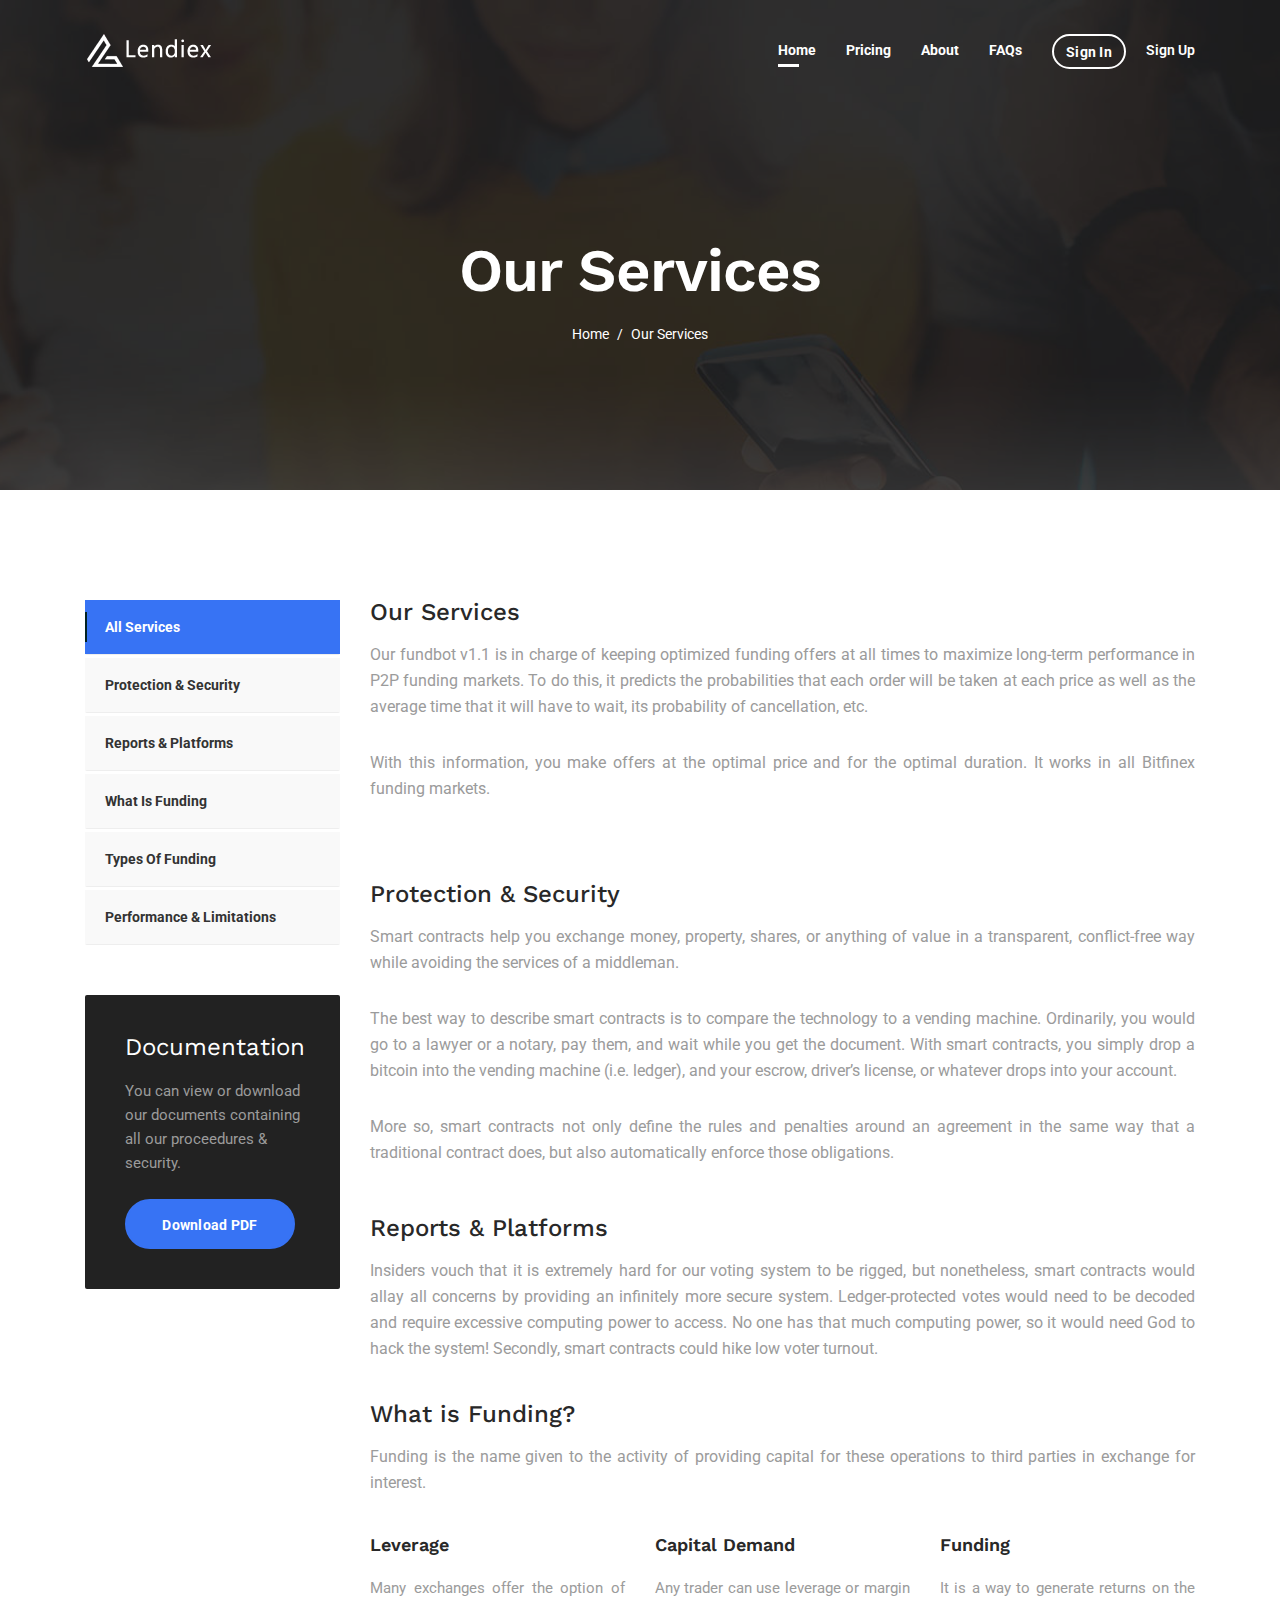
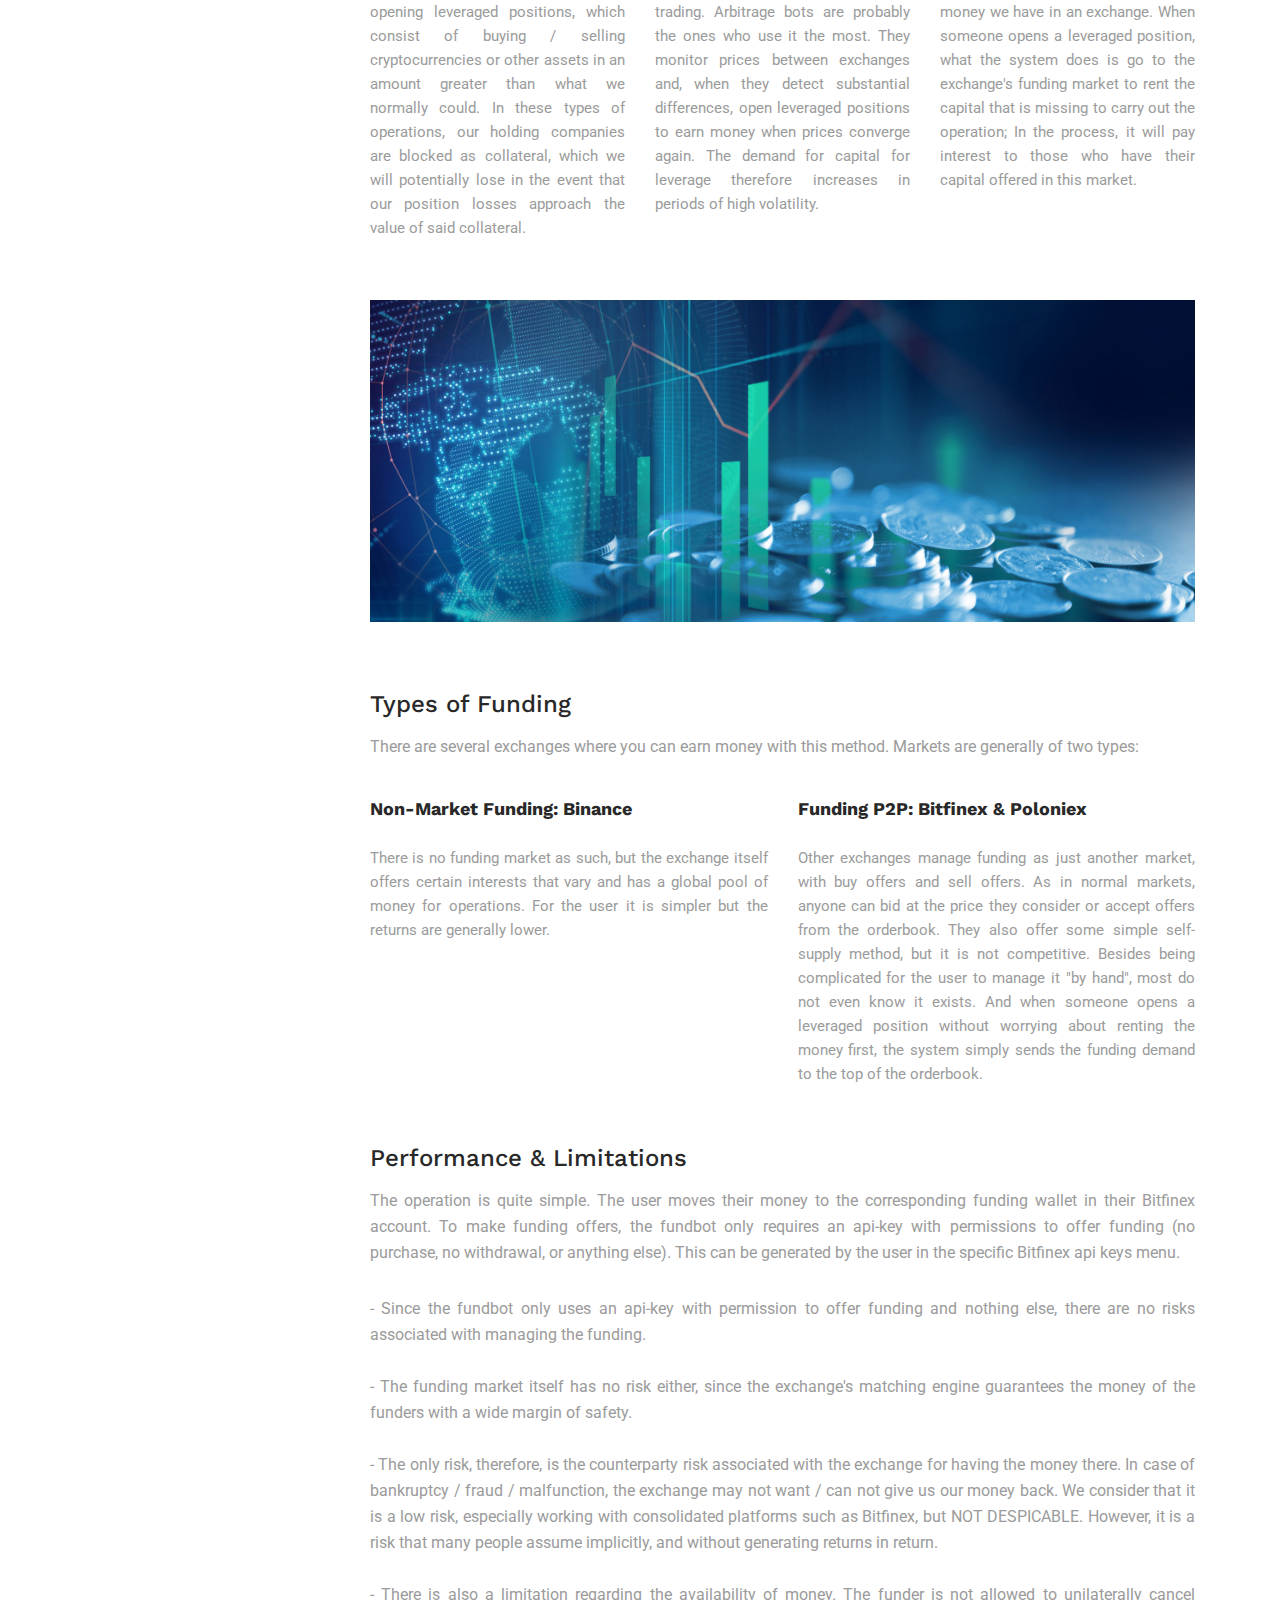
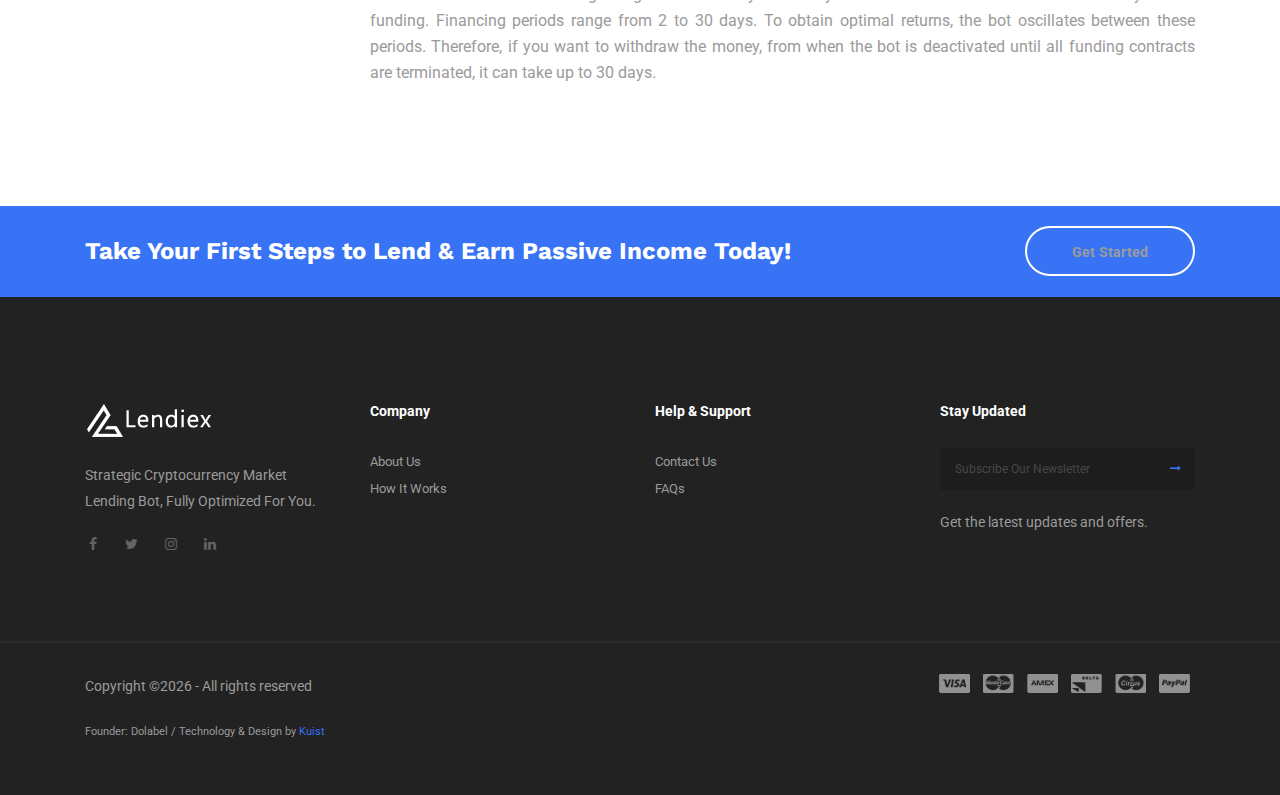
<file: services.html>
<!DOCTYPE html>
<html dir="ltr" lang="en-US">
<head>
<!-- Document Meta
    ============================================= -->
<meta charset="utf-8">
<meta http-equiv="X-UA-Compatible" content="IE=edge">
<!--IE Compatibility Meta-->
<meta name="author" content="zytheme"/>
<meta name="viewport" content="width=device-width, initial-scale=1, maximum-scale=1">
<meta name="description" content="Bitcoin And Crypto Currency Html5 Template">
<link href="assets/images/favicon/favicon.png" rel="icon">

<!-- Fonts
    ============================================= -->
 <link href="https://fonts.googleapis.com/css?family=Exo+2:300,300i,400,400i,500,500i,600,600i,700,700i,800,800i,900,900i%7CRoboto:300,300i,400,400i,500,500i,700,700i,900,900i%7CWork+Sans:300,400,500,600,700,800,900" rel="stylesheet">

<!-- Stylesheets
    ============================================= -->
<link href="assets/css/external.css" rel="stylesheet">
<link href="assets/css/style.css" rel="stylesheet">

<!-- HTML5 shim, for IE6-8 support of HTML5 elements. All other JS at the end of file. -->
<!--[if lt IE 9]>
      <script src="assets/js/html5shiv.js"></script>
      <script src="assets/js/respond.min.js"></script>
    <![endif]-->

<!-- Document Title
    ============================================= -->
    <title>Lendiex - Compounding in P2P Markets</title>
</head>
<body>
<div class="preloader">
	<div class="loader-eclipse">
		<div class="loader-content"></div>
	</div>
</div><!-- Document Wrapper
	============================================= -->
	<div id="wrapper" class="wrapper clearfix">
        <header id="navbar-spy" class="header header-1 header-transparent header-inverse header-fixed">
            <nav id="primary-menu" class="navbar navbar-expand-lg navbar-light">
                <div class="container">
                    
                    <a class="navbar-brand" href="index.html">
                        <img class="logo logo-light" src="assets/images/logo/logo-light-lendiex.png" alt="Cryptify Logo">
                        <img class="logo logo-dark" src="assets/images/logo/logo-dark.png" alt="Cryptify Logo">
                    </a>
                    <button class="navbar-toggler" type="button" data-toggle="collapse" data-target="#navbarContent" aria-controls="navbarContent" aria-expanded="false" aria-label="Toggle navigation">
                        <span class="navbar-toggler-icon"></span>
                    </button>
                    
                    <!-- Collect the nav links, forms, and other content for toggling -->
                    <div class="collapse navbar-collapse" id="navbarContent">
                        <ul class="navbar-nav ml-auto">
                        <!-- Home Menu-->
            <li class="has-dropdown active">
                <a href="index.html" class="dropdown-toggle menu-item">Home</a>
            </li>
            <!-- li end -->
        
            <!-- Services Menu-->
            <li class="has-dropdown">
                <a href="index.html" data-toggle="dropdown" class="dropdown-toggle menu-item">Pricing</a>
            </li>
            <!-- li end -->
            <!-- Pages Menu -->
            <li class="has-dropdown"> 
                <a href="services.html" class="dropdown-toggle menu-item">About</a>
            </li>
            <!-- li end -->
        
            <!-- Studies Menu-->
            <li class="has-dropdown">
                <a href="faqs.html" class="dropdown-toggle menu-item">FAQs</a>
            </li>
            <!-- li end -->
        
                        <div class="module-container">
                            <!-- Module Consultation  -->
        <div class="module module-consultation pull-left">
            <a class="btn btn--secondary btn--bordered btn--rounded">sign in</a>
        </div>					<!-- Module Signup  -->
        <div class="module module-signup pull-left">
            <a class="btn-popup" data-toggle="modal" data-target="#signupModule">Sign Up</a>
            <div class="modal fade signup-popup" tabindex="-1" role="dialog" id="signupModule">
                <button type="button" class="close" data-dismiss="modal" aria-label="Close">
                    <span aria-hidden="true">&times;</span>
                </button>
                <div class="modal-dialog modal-lg" role="document">
                    <div class="modal-content">
                        <div class="modal-body">	
                            <div class="row">
                                <div class="signup-form-container text-center">
                                        <h4>signup</h4>
                                        <form id="signupPopupForm" method="post" action="http://localhost/template/niche/cryptify/html/pro/preview/assets/php/signuppopup.php" class="signupform">
                                            <input type="text" class="form-control" name="signup-name" id="name" placeholder="Name" required>
                                            <input type="email" class="form-control" name="signup-email" id="email" placeholder="Email">
                                            <input type="password" class="form-control" name="signup-pass" id="password" placeholder="Password" required>
                                            <div class="input-checkbox">
                                                <label class="label-checkbox">
                                                <input type="checkbox" name="agree"/>
                                                <span class="check-indicator"></span>
                                                </label>
                                                <p>I agree to the terms & conditions</p> 
                                            </div>
                                            <input type="submit" value="Sign Up" name="submit" class="btn btn--primary btn--block">
                                        </form>
                                        <!-- form end -->
                                                <div class="signin">
                                            <a href="#">Sign In Here</a>
                                        </div>
                                    </div>
                                <!-- .signup-form end -->
                            </div>
                        </div>
                    </div>
                    <!-- /.modal-content -->
                </div>
                <!-- /.modal-dialog -->
            </div>
            <!-- /.modal -->
        </div>				</div>
                    </div>
                    <!-- /.navbar-collapse -->
                </div>
                <!-- /.container-fluid -->
            </nav>
        
        </header>
        
<!-- Page Title
============================================= -->
<section id="page-title" class="page-title bg-overlay bg-overlay-dark bg-parallax">
    <div class="bg-section">
        <img src="assets/images/background/9.jpg" alt="Background" />
    </div>
    <div class="container">
        <div class="row">
            <div class="col-sm-12 col-md-12 col-lg-10 offset-lg-1">
                <div class="title title-6 text-center">
                    <div class="title--heading">
                        <h1>Our Services</h1>
                    </div>
                    <div class="clearfix"></div>
                    <ol class="breadcrumb">
                        <li><a href="index-2.html">Home</a></li>
                        <li class="active">Our Services</li>
                    </ol>
                </div><!-- .title end -->
            </div><!-- .col-lg-12 end -->
        </div><!-- .row end -->
    </div><!-- .container end -->
</section><!-- #page-title end -->

<!-- Services #2
============================================= -->
<section id="services-single" class="services services-single pb-90">
    <div class="container">
        <div class="row">
            <div class="col-sm-12 col-md-12 col-lg-3">
                <!-- Categories
============================================= -->
<div class="widget widget-categories">
    <div class="widget-content">
        <ul class="list-unstyled">
            <li class="active"><a href="#">All services</a></li>
            <li><a href="#protection">Protection & Security</a></li>
            <li><a href="#reports">Reports & Platforms</a></li>
            <li><a href="#what">What is Funding</a></li>
            <li><a href="#types">Types of Funding</a></li>
            <li><a href="#performance">Performance & Limitations</a></li>
        </ul>
    </div>
</div>

<!-- Info
============================================= -->
<div class="widget widget-info">
    <div class="widget--content">
        <div class="info--title">
            Documentation
        </div>
        <div class="info--content">
            You can view or download our documents containing all our proceedures & security.
        </div>
        <a class="btn btn--primary btn--rounded" href="#">Download PDF</a>
    </div>
</div> <!-- .widget-info end -->



            </div>
            <div class="col-sm-12 col-md-12 col-lg-9">
                <div class="row">
                    <div class="col-sm-12 col-md-12 col-lg-12" style="text-align: justify;">
                        <div id="services" class="services--text">
                            <h3>Our Services</h3>
                            <p>Our fundbot v1.1 is in charge of keeping optimized funding offers at all times to maximize long-term performance in P2P funding markets. To do this, it predicts the probabilities that each order will be taken at each price as well as the average time that it will have to wait, its probability of cancellation, etc.</p>
                            <p>With this information, you make offers at the optimal price and for the optimal duration. It works in all Bitfinex funding markets.</p>
                        </div>
                        <!-- .services-text end -->
                    </div>
                    <!-- .col-lg-12 end -->
                    <div class="col-sm-12 col-md-12 col-lg-12" style="text-align: justify;" >
                        <div class="row">
                            <div class="col-sm-12 col-md-12 col-lg-12">
                                <div class="services--text mt-30">
                                    <h3 id="protection" >Protection & Security</h3>
                                    <p>Smart contracts help you exchange money, property, shares, or anything of value in a transparent, conflict-free way while avoiding the services of a middleman.</p>
                                    <p >The best way to describe smart contracts is to compare the technology to a vending machine. Ordinarily, you would go to a lawyer or a notary, pay them, and wait while you get the document. With smart contracts, you simply drop a bitcoin into the vending machine (i.e. ledger), and your escrow, driver’s license, or whatever drops into your account. </p>
                                    <p>More so, smart contracts not only define the rules and penalties around an agreement in the same way that a traditional contract does, but also automatically enforce those obligations. </p>
                                </div>
                                <!-- .services-text end -->
                            </div>
                            <!-- .col-lg-7 end -->

                            <!-- .col-lg-5 end -->
                        </div>
                        <!-- .row end -->
                    </div>
                    <!-- .col-lg-12 end -->
                    <div class="col-sm-12 col-md-12 col-lg-12" style="text-align: justify;">
                        <div id="reports" class="services--text mb-40">
                            <h3>Reports & Platforms</h3>
                            <p>Insiders vouch that it is extremely hard for our voting system to be rigged, but nonetheless, smart contracts would allay all concerns by providing an infinitely more secure system. Ledger-protected votes would need to be decoded and require excessive computing power to access. No one has that much computing power, so it would need God to hack the system! Secondly, smart contracts could hike low voter turnout.</p>
                        </div>
                        <!-- .services-text end -->
                    </div>
                    <!-- .col-lg-12 end -->

                    <!-- .col-lg-12 end -->
                    <div class="col-sm-12 col-md-12 col-lg-12" style="text-align: justify;">
                        <div class="services--text mb-40">
                            <h3 id="what" >What is Funding?</h3>
                            <p>Funding is the name given to the activity of providing capital for these operations to third parties in exchange for interest. </p>
                        </div>
                        <!-- .services-text end -->
                    </div>

                    <!-- .col-lg-12 end -->
                    <div class="col-sm-12 col-md-12 col-lg-12" style="text-align: justify;">
                        <div class="row">
                            <div class="col-sm-12 col-md-4 col-lg-4">
                                <div class="how-to-panel">
                                    <h3>Leverage</h3>
                                    <p>Many exchanges offer the option of opening leveraged positions, which consist of buying / selling cryptocurrencies or other assets in an amount greater than what we normally could. In these types of operations, our holding companies are blocked as collateral, which we will potentially lose in the event that our position losses approach the value of said collateral.</p>
                                </div>
                            </div>
                            <!-- .col-lg-4 end -->
                            <div class="col-sm-12 col-md-4 col-lg-4">
                                <div class="how-to-panel">
                                    <h3>Capital Demand</h3>
                                    <p>Any trader can use leverage or margin trading. Arbitrage bots are probably the ones who use it the most. They monitor prices between exchanges and, when they detect substantial differences, open leveraged positions to earn money when prices converge again. The demand for capital for leverage therefore increases in periods of high volatility.</p>
                                </div>
                            </div>
                            <!-- .col-lg-4 end -->
                            <div class="col-sm-12 col-md-4 col-lg-4">
                                <div class="how-to-panel">
                                    <h3>Funding</h3>
                                    <p>It is a way to generate returns on the money we have in an exchange. When someone opens a leveraged position, what the system does is go to the exchange's funding market to rent the capital that is missing to carry out the operation; In the process, it will pay interest to those who have their capital offered in this market.</p>
                                </div>
                            </div>
                            <!-- .col-lg-4 end -->
                        </div><!-- .row end -->
                    </div>
                    <!-- .col-lg-12 end -->
                    <div class="col-sm-12 col-md-12 col-lg-12">
                        <div class="chart--card mb-70">
                            <img src="assets/images/background/futuristic.jpg" alt="chart-card" class="img-fluid">
                        </div>
                        <!-- .chart--card -->
                    </div>

                <div class="col-sm-12 col-md-12 col-lg-12" style="text-align: justify;">
                        <div class="services--text mb-40">
                            <h3 id="types" >Types of Funding</h3>
                            <p>There are several exchanges where you can earn money with this method. Markets are generally of two types:</p>

                        </div>
                </div>
                        <div class="col-sm-12 col-md-12 col-lg-12" style="text-align: justify;">
                            <div class="row">
                                <div class="col-sm-12 col-md-6 col-lg-6">
                                    <div class="how-to-panel">
                            <h6>Non-Market Funding: Binance</h6>
                            <p>There is no funding market as such, but the exchange itself offers certain interests that vary and has a global pool of money for operations. For the user it is simpler but the returns are generally lower.</p>
                        </div>
                    </div>
                                    <div class="col-sm-12 col-md-6 col-lg-6" style="text-align: justify;">
                                        <div class="how-to-panel">
                            <h6>Funding P2P: Bitfinex & Poloniex</h6>
                            <p>Other exchanges manage funding as just another market, with buy offers and sell offers. As in normal markets, anyone can bid at the price they consider or accept offers from the orderbook. They also offer some simple self-supply method, but it is not competitive. Besides being complicated for the user to manage it "by hand", most do not even know it exists. And when someone opens a leveraged position without worrying about renting the money first, the system simply sends the funding demand to the top of the orderbook.</p>
                        </div>
                    </div>
                        </div>
                        <!-- .services-text end -->
                    </div>
                    <!-- .col-lg-12 end -->
                    
                    <!-- .col-lg-12 end -->
                    <div class="col-sm-12 col-md-12 col-lg-12" style="text-align: justify;">
                        <div class="services--text mb-10">
                            <h3 id="performance" >Performance & Limitations</h3>
                            <p>The operation is quite simple. The user moves their money to the corresponding funding wallet in their Bitfinex account. To make funding offers, the fundbot only requires an api-key with permissions to offer funding (no purchase, no withdrawal, or anything else). This can be generated by the user in the specific Bitfinex api keys menu.</p>
                            <p>   - Since the fundbot only uses an api-key with permission to offer funding and nothing else, there are no risks associated with managing the funding. <br><br>
- The funding market itself has no risk either, since the exchange's matching engine guarantees the money of the funders with a wide margin of safety. <br><br>
- The only risk, therefore, is the counterparty risk associated with the exchange for having the money there. In case of bankruptcy / fraud / malfunction, the exchange may not want / can not give us our money back. We consider that it is a low risk, especially working with consolidated platforms such as Bitfinex, but NOT DESPICABLE. However, it is a risk that many people assume implicitly, and without generating returns in return. <br><br>
- There is also a limitation regarding the availability of money. The funder is not allowed to unilaterally cancel funding. Financing periods range from 2 to 30 days. To obtain optimal returns, the bot oscillates between these periods. Therefore, if you want to withdraw the money, from when the bot is deactivated until all funding contracts are terminated, it can take up to 30 days.</p>
                                </div>
                            </div>
                        </div>
                        <!-- .accordion end -->
                    </div>
                    <!-- .col-lg-12 end -->
                </div>
                <!-- .row end -->
            </div>
            <!-- .col-lg-9 end -->
        </div>
        <!-- .row end -->
    </div>
    <!-- .container end -->
</section>
<!-- #services-single end -->

<!-- CTA #1
============================================= -->
<section id="cta1" class="cta cta-1 bg-theme">
    <div class="container">
        <div class="row">
            <div class="col-sm-12 col-md-12 col-lg-9">
                <h3>Take Your First Steps to Lend & Earn Passive Income Today!</h3>
            </div>
            <!-- .col-lg-9 -->
            <div class="col-sm-12 col-md-12 col-lg-3 text-right">
                <a class="btn btn--white btn--bordered btn--rounded" data-toggle="modal" data-target="#signupModule">Get Started</a>
            </div>
            <!-- .col-lg-3 -->
        </div>
        <!-- .row -->
    </div>
    <!-- .container -->
</section>
<!-- #cta1 end -->

<!-- Footer #1
============================================= -->
<footer id="footer" class="footer footer-1">
    <!-- Widget Section
	============================================= -->
    <div class="footer-widget">
        <div class="container">
            <div class="row clearfix">
                <div class="col-sm-12 col-md-4 col-lg-3 footer--widget widget-about">
                    <div class="widget-content">
                        <img class="footer-logo" src="assets/images/logo/logo-light-lendiex.png" alt="logo">
                        <p>Strategic Cryptocurrency Market Lending Bot, Fully Optimized For You.</p>
                        <div class="footer-social-icon">
                            <a class="facebook" href="#">
                                <i class="fa fa-facebook"></i><i class="fa fa-facebook"></i>
                            </a>
                            <a class="twitter" href="#">
                                <i class="fa fa-twitter"></i><i class="fa fa-twitter"></i>
                            </a>
                            <a class="instagram" href="#">
                                <i class="fa fa-instagram"></i><i class="fa fa-instagram"></i>
                            </a>
                            <a class="linkedin" href="#">
                                <i class="fa fa-linkedin"></i><i class="fa fa-linkedin"></i>
                            </a>
                        </div>
                    </div>
                </div><!-- .col-md-3 end -->
                <div class="col-sm-12 col-md-4 col-lg-3 footer--widget widget-links">
                    <div class="widget-title">
                        <h5>Company</h5>
                    </div>
                    <div class="widget-content">
                        <ul>
                            <li><a href="services.html">About Us</a></li>
                            <li><a href="faqs.html">How It Works</a></li>
                        </ul>
                    </div>
                </div><!-- .col-md-2 end -->

                <div class="col-sm-12 col-md-4 col-lg-3 footer--widget widget-links">
                    <div class="widget-title">
                        <h5>Help & Support</h5>
                    </div>
                    <div class="widget-content">
                        <ul>
                            <li><a href="faqs.html">Contact Us</a></li>
                            <li><a href="faqs.html">FAQs</a></li>
                        </ul>
                    </div>
                </div><!-- .col-md-2 end -->

                <div class="col-sm-12 col-md-4 col-lg-3 footer--widget widget-newsletter">
                    <div class="widget-title">
                        <h5>Stay Updated</h5>
                    </div>
                    <div class="widget-content">
                        <form class="form-newsletter mailchimp">
                            <input type="email" name="email" class="form-control" placeholder="Subscribe Our Newsletter">
                            <button type="submit"><i class="fa fa-long-arrow-right"></i></button>
                        </form>
                        <div class="subscribe-alert"></div>
                        <div class="clearfix"></div>
                        <p>Get the latest updates and offers.</p>
                    </div>
                </div><!-- .col-md-3 end -->
                <div class="clearfix"></div>
            </div>
        </div><!-- .container end -->
    </div><!-- .footer-widget end -->

    <!-- Copyrights
	============================================= -->
    <div class="footer--bar">
        <div class="container">
            <div class="row">
                <div class="col-sm-12 col-md-6 col-lg-6">
						<p>
			  Copyright &copy;<script>document.write(new Date().getFullYear());</script> - All rights reserved</p>
					<p style="font-size: smaller"> 
						Founder: Dolabel   /   Technology & Design by <a href="https://colorlib.com" target="_blank">Kuist</a></p>
                </div>
                <div class="col-sm-12 col-md-6 col-lg-6">
                    <div class="payment--methods  text-right text-center-xs">
                        <a href="#" title="Visa"><img src="assets/images/footer/visa.png" alt="Visa"></a>
                        <a href="#" title="Mastercard"><img src="assets/images/footer/mastercard.png" alt="Mastercard"></a>
                        <a href="#" title="amex"> <img src="assets/images/footer/amex.png" alt="amex"></a>
                        <a href="#" title="Delta"><img src="assets/images/footer/delta.png" alt="Delta"> </a>
                        <a href="#" title="Cirrus"><img src="assets/images/footer/cirrus.png" alt="Cirrus"></a>
                        <a href="#" title="Paypal"><img src="assets/images/footer/paypal.png" alt="Paypal"></a>
                    </div>
                </div>
            </div>
        </div><!-- .container end -->
    </div><!-- .footer-copyright end -->
</footer>


<div id="back-to-top" class="backtop"><i class="fa fa-long-arrow-up"></i></div>
</div><!-- #wrapper end -->

<!-- Footer Scripts
============================================= -->
<script src="assets/js/jquery-3.3.1.min.js"></script>
<script src="assets/js/plugins.js"></script>
<script src="assets/js/bitcoinChart.js"></script>
<script src="assets/js/bitcoinCalculators.js"></script>
<script src="assets/js/functions.js"></script>
</body>

</html>
</file>
<file: assets/css/style.css>
/*-----------------------------------------------------------------------------------

	Theme Name: Cryptify
	Theme URI: http://themeforest.net/user/zytheme
	Description: Whole is a pixel perfect creative multi purpose html5 tempalte  based on designed with great attention to details, flexibility and performance. It is ultra professional, smooth and sleek, with a clean modern layout.
	Author: Zytheme
	Author URI: http://themeforest.net/user/zytheme
	Version: 1.0

-----------------------------------------------------------------------------------*/
/*!
// Contents
// ------------------------------------------------>

 1.  Global Styles
 2.  Typography
 3.	 Color
 4.	 Align
 5.	 Grid
 6.	 Blockquotes
 7.	 Background
 8.	 Breadcrumbs
 9.	 Buttons
 10. Forms
 11. Icons
 12. List
 13. Media
 14. Tabs
 15. Accordions
 16. Pagination
 17. Alerts
 18. Backtop
 19. Range
 20. Icon Box
 21. Misc
 22. Modals
 23. Animation
 24. Tables
 26. Heading
 27. Loading
 28. Header
 29. Menu
 30. Hero
 31. Team
 32. Testimonial
 33. Portfolio
 34. Feature
 35. Call To Action
 36. Counter
 37. Pricing Tables
 38. Blog
 39. Shop
 40. Contact
 41. Sidebar
 42. Footer
 43. Clients
 44. Skills
 45. Video
 46. Newsletter
 47. Timeline
 48. Carousel
 49. Divider
 50. Banner
 51. Number
 52. Side Nav


/*------------------------------------*\
    #GLOBAL STYLES
\*------------------------------------*/
/*
WARNING! DO NOT EDIT THIS FILE!

To make it easy to update your theme, you should not edit the styles in this file. Instead use 
the custom.css file to add your styles. You can copy a style from this file and paste it in 
custom.css and it will override the style in this file. You have been warned! :)
*/
body,
html {
  overflow-x: hidden;
}
html {
  font-size: 13px;
}
body {
  background-color: #ffffff;
  font-family: 'Roboto', sans-serif;
  font-size: 13px;
  font-weight: 400;
  color: #9b9b9b;
  line-height: 1.5;
  margin: 0;
}
.wrapper {
  background-color: #ffffff;
}
* {
  outline: none;
}
::-moz-selection {
  text-shadow: none;
}
::selection {
  background-color: #3773f4;
  color: #ffffff;
  text-shadow: none;
}
pre {
  overflow-x: hidden;
}
a {
  -webkit-transition: all 0.3s ease;
  -moz-transition: all 0.3s ease;
  -o-transition: all 0.3s ease;
  transition: all 0.3s ease;
  color: #3773f4;
}
a:hover {
  color: #0d53eb;
  text-decoration: none;
}
a:focus {
  color: #0d53eb;
  outline: none;
  text-decoration: none;
}
a:active {
  color: #0d53eb;
  outline: none;
  text-decoration: none;
}
textarea {
  resize: none;
}
button {
  border: none;
  outline: none;
  background: none;
  padding: 0;
}
.btn:focus,
.btn:active:focus,
.btn.active:focus,
.btn.focus,
.btn.focus:active,
.btn.active.focus,
button:focus,
.btn-secondary.focus,
.btn-secondary:focus {
  outline: none;
  box-shadow: none;
}
.modal-backdrop {
  z-index: 1020;
  background-color: rgba(34, 34, 34, 0.95);
}
.fullscreen {
  height: 100vh !important;
}
/* Medium Devices, Desktops */
@media only screen and (max-width: 992px) {
  .fullscreen {
    height: auto !important;
  }
}
/*------------------------------------*\
    #TYPOGRAPHY
\*------------------------------------*/
/* Heading Text */
.h1,
.h2,
.h3,
.h4,
.h5,
.h6,
h1,
h2,
h3,
h4,
h5,
h6 {
  color: #282828;
  font-family: 'Work Sans', sans-serif;
  font-weight: 700;
  margin: 0 0 28px;
  line-height: 1;
}
.h1,
h1 {
  font-size: 52px;
}
.h2,
h2 {
  font-size: 42px;
}
.h3,
h3 {
  font-size: 38px;
}
.h4,
h4 {
  font-size: 32px;
}
.h5,
h5 {
  font-size: 24px;
}
.h6,
h6 {
  font-size: 18px;
}
p {
  color: #9b9b9b;
  font-size: 14px;
  font-weight: 400;
  line-height: 26px;
}
.lead {
  font-size: 16px;
  line-height: 1.8;
}
/* Aligning Text */
.text--left {
  text-align: left !important;
}
.text--right {
  text-align: right !important;
}
.text--center {
  text-align: center !important;
}
.text--just {
  text-align: justify !important;
}
.align--top {
  vertical-align: top;
}
.align--bottom {
  vertical-align: bottom;
}
.align--middle {
  vertical-align: middle;
}
.align--baseline {
  vertical-align: baseline;
}
/* Weight Text */
.bold {
  font-weight: bold !important;
}
.regular {
  font-weight: normal !important;
}
.medium {
  font-weight: 500 !important;
}
.italic {
  font-style: normal;
}
.break-word {
  word-wrap: break-word;
}
.no-wrap {
  white-space: nowrap;
}
/* Text Color */
.text-white {
  color: #ffffff !important;
}
.text-gray {
  color: #f9f9f9 !important;
}
.text-black {
  color: #282828;
}
.text-theme {
  color: #3773f4 !important;
}
.text--capitalize {
  text-transform: capitalize !important;
}
.text--uppercase {
  text-transform: uppercase !important;
}
.font-heading {
  font-family: 'Work Sans', sans-serif;
}
.font-body {
  font-family: 'Roboto', sans-serif;
}
.font-18 {
  font-size: 24px;
}
.font-16 {
  font-size: 16px;
}
.font-20 {
  font-size: 20px;
}
.font-40 {
  font-size: 40px;
}
/* Custom, iPhone Retina */
@media only screen and (min-width: 320px) and (max-width: 767px) {
  text-center-xs {
    text-align: center !important;
  }
}
/* Small Devices, Tablets */
@media only screen and (min-width: 768px) and (max-width: 991px) {
  text-center-sm {
    text-align: center !important;
  }
}
.higlighted-style1 {
  background-color: #3773f4;
  color: #fff;
  padding: 5px 0;
}
.higlighted-style2 {
  background-color: #282828;
  color: #fff;
  padding: 5px 0;
}
.higlighted-style3 {
  background-color: #f9f9f9;
  color: #3773f4;
  padding: 5px 0;
}
/*------------------------------------*\
    #COLORS
\*------------------------------------*/
.color-heading {
  color: #282828 !important;
}
.color-theme {
  color: #3773f4 !important;
}
.color-white {
  color: #ffffff !important;
}
.color-gray {
  color: #f9f9f9 !important;
}
/*------------------------------------*\
    #Align
\*------------------------------------*/
address,
blockquote,
dd,
dl,
fieldset,
form,
ol,
p,
pre,
table,
ul {
  margin-bottom: 20px;
}
section {
  padding-top: 110px;
  padding-bottom: 110px;
  overflow: hidden;
}
/* All margin */
.m-0 {
  margin: 0 !important;
}
.m-xs {
  margin: 10px;
}
.m-sm {
  margin: 20px;
}
.m-md {
  margin: 40px;
}
.m-lg {
  margin: 80px;
}
/* top margin */
.mt-0 {
  margin-top: 0;
}
.mt-xs {
  margin-top: 10px;
}
.mt-10 {
  margin-top: 10px !important;
}
.mt-20 {
  margin-top: 20px !important;
}
.mt-30 {
  margin-top: 30px !important;
}
.mt-40 {
  margin-top: 40px !important;
}
.mt-50 {
  margin-top: 50px !important;
}
.mt-60 {
  margin-top: 60px;
}
.mt-70 {
  margin-top: 70px !important;
}
.mt-80 {
  margin-top: 80px !important;
}
.mt-90 {
  margin-top: 90px !important;
}
.mt-100 {
  margin-top: 100px !important;
}
.mt-150 {
  margin-top: 150px;
}
/* bottom margin */
.mb-0 {
  margin-bottom: 0 !important;
}
.mb-15 {
  margin-bottom: 15px;
}
.mb-10 {
  margin-bottom: 10px !important;
}
.mb-20 {
  margin-bottom: 20px !important;
}
.mb-30 {
  margin-bottom: 30px !important;
}
.mb-40 {
  margin-bottom: 40px !important;
}
.mb-45 {
  margin-bottom: 45px !important;
}
.mb-50 {
  margin-bottom: 50px !important;
}
.mb-55 {
  margin-bottom: 50px !important;
}
.mb-40 {
  margin-bottom: 40px !important;
}
.mb-60 {
  margin-bottom: 60px !important;
}
.mb-70 {
  margin-bottom: 70px !important;
}
.mb-80 {
  margin-bottom: 80px !important;
}
.mb-90 {
  margin-bottom: 90px !important;
}
.mb-100 {
  margin-bottom: 100px !important;
}
.mb-120 {
  margin-bottom: 120px !important;
}
.mb-150 {
  margin-bottom: 150px !important;
}
/* right margin */
.mr-0 {
  margin-right: 0;
}
.mr-30 {
  margin-right: 30px !important;
}
.mr-50 {
  margin-right: 50px;
}
.mr-60 {
  margin-right: 60px;
}
.mr-150 {
  margin-right: 150px;
}
/* left margin */
.ml-0 {
  margin-left: 0;
}
.ml-xs {
  margin-left: 10px;
}
.ml-sm {
  margin-left: 20px;
}
.ml-md {
  margin-left: 40px;
}
.ml-lg {
  margin-left: 80px;
}
.ml-30 {
  margin-left: 30px !important;
}
.ml-50 {
  margin-left: 50px;
}
.ml-60 {
  margin-left: 60px;
}
.ml-150 {
  margin-left: 150px;
}
/* All padding */
.p-0 {
  padding: 0 !important;
}
.p-xs {
  padding: 10px;
}
.p-sm {
  padding: 20px;
}
.p-md {
  padding: 40px;
}
.p-lg {
  padding: 80px;
}
/* top padding */
.pt-0 {
  padding-top: 0 !important;
}
.pt-30 {
  padding-top: 30px !important;
}
.pt-40 {
  padding-top: 40px !important;
}
.pt-50 {
  padding-top: 50px !important;
}
.pt-60 {
  padding-top: 60px !important;
}
.pt-70 {
  padding-top: 70px !important;
}
.pt-80 {
  padding-top: 80px !important;
}
.pt-90 {
  padding-top: 90px !important;
}
.pt-100 {
  padding-top: 100px !important;
}
.pt-150 {
  padding-top: 150px !important;
}
/* bottom padding */
.pb-0 {
  padding-bottom: 0 !important;
}
.pb-20 {
  padding-bottom: 20px !important;
}
.pb-30 {
  padding-bottom: 30px !important;
}
.pb-40 {
  padding-bottom: 40px !important;
}
.pb-50 {
  padding-bottom: 50px !important;
}
.pb-60 {
  padding-bottom: 60px !important;
}
.pb-70 {
  padding-bottom: 70px !important;
}
.pb-80 {
  padding-bottom: 80px !important;
}
.pb-85 {
  padding-bottom: 85px !important;
}
.pb-90 {
  padding-bottom: 90px !important;
}
.pb-100 {
  padding-bottom: 100px !important;
}
/* right padding */
.pr-0 {
  padding-right: 0;
}
.pr-xs {
  padding-right: 10px;
}
.pr-sm {
  padding-right: 20px;
}
.pr-md {
  padding-right: 40px;
}
.pr-lg {
  padding-right: 80px;
}
.pr-15 {
  padding-right: 15px !important;
}
.pr-30 {
  padding-right: 30px !important;
}
.pr-50 {
  padding-right: 50px;
}
.pr-60 {
  padding-right: 60px;
}
.pr-100 {
  padding-right: 100px !important;
}
.pr-150 {
  padding-right: 150px;
}
/* left padding */
.pl-0 {
  padding-left: 0;
}
.pl-30 {
  padding-left: 30px;
}
.pl-50 {
  padding-left: 50px;
}
.pl-60 {
  padding-left: 60px;
}
.pl-70 {
  padding-left: 70px;
}
.pl-100 {
  padding-left: 100px !important;
}
.pl-150 {
  padding-left: 150px;
}
/* Postions */
.fixed {
  position: fixed;
}
.relative {
  position: relative;
}
.absolute {
  position: absolute;
}
.static {
  position: static;
}
/* Zindex*/
.zindex-1 {
  z-index: 1;
}
.zindex-2 {
  z-index: 2;
}
.zindex-3 {
  z-index: 3;
}
/* Borders */
.border-all {
  border: 1px solid #3773f4;
}
.border-top {
  border-top: 1px solid #3773f4;
}
.border-bottom {
  border-bottom: 1px solid #3773f4;
}
.border-right {
  border-right: 1px solid #3773f4;
}
.border-left {
  border-left: 1px solid #3773f4;
}
/* Display */
.inline {
  display: inline;
}
.block {
  display: block;
}
.inline-block {
  display: inline-block;
}
.hide {
  display: none;
}
.flex {
  display: flex;
}
@media only screen and (max-width: 767px) {
  section {
    padding-top: 60px;
    padding-bottom: 60px;
  }
  .text-center-xs {
    text-align: center !important;
  }
  .pull-none-xs {
    float: none !important;
    text-align: center !important;
  }
  .mb-15-xs {
    margin-bottom: 15px;
  }
  .mb-30-xs {
    margin-bottom: 30px !important;
  }
  .mb-40-xs {
    margin-bottom: 40px !important;
  }
  .mb-50-xs {
    margin-bottom: 50px;
  }
  .mb-60-xs {
    margin-bottom: 60px !important;
  }
  .p-none-xs {
    padding-right: 0;
    padding-left: 0;
  }
}
@media only screen and (min-width: 768px) and (max-width: 991px) {
  .text-center-sm {
    text-align: center !important;
  }
  .mb-0-sm {
    margin-bottom: 0;
  }
  .mb-15-sm {
    margin-bottom: 15px;
  }
  .mb-30-sm {
    margin-bottom: 30px !important;
  }
  .mb-40-sm {
    margin-bottom: 40px;
  }
  .mb-50-sm {
    margin-bottom: 50px;
  }
  .mb-60-sm {
    margin-bottom: 60px;
  }
  .pb-15-sm {
    padding-bottom: 15px;
  }
  .pb-30-sm {
    padding-bottom: 30px;
  }
  .pb-50-sm {
    padding-bottom: 50px;
  }
  .pb-60-sm {
    padding-bottom: 60px;
  }
  .p-none-sm {
    padding-right: 0;
    padding-left: 0;
  }
  .pull-none-sm {
    float: none !important;
    text-align: center !important;
  }
}
.border-b {
  border-bottom: 1px solid #f9f9f9;
}
.mt--80 {
  margin-top: -80px;
}
/*------------------------------------*\
    #Grid
\*------------------------------------*/
.row-no-padding [class*="col-"] {
  padding-left: 0 !important;
  padding-right: 0 !important;
}
.col-lg-5ths,
.col-md-5ths,
.col-sm-5ths,
.col-xs-5ths {
  position: relative;
  min-height: 1px;
  padding-right: 15px;
  padding-left: 15px;
}
.col-xs-5ths {
  width: 20%;
  float: left;
}
@media (min-width: 768px) {
  .col-sm-5ths {
    width: 20%;
    float: left;
  }
}
@media (min-width: 992px) {
  .col-md-5ths {
    width: 20%;
    float: left;
  }
}
@media (min-width: 1200px) {
  .col-lg-5ths {
    width: 20%;
    float: left;
  }
}
.col-content {
  padding: 120px 100px 110px 120px;
}
/* Custom, iPhone Retina */
@media only screen and (min-width: 320px) and (max-width: 767px) {
  .col-content {
    padding: 40px !important;
  }
}
/* Small Devices, Tablets */
/* Postion Helpers */
.pos-fixed {
  position: fixed;
}
.pos-relative {
  position: relative;
}
.pos-absolute {
  position: absolute;
}
.pos-static {
  position: static;
}
.pos-top {
  top: 0;
}
.pos-bottom {
  bottom: 0;
}
.pos-right {
  right: 0;
}
.pos-left {
  left: 0;
}
.pos-vertical-center {
  position: relative;
  top: 50%;
  -webkit-transform: translateY(-50%);
  -moz-transform: translateY(-50%);
  -o-transform: translateY(-50%);
  transform: translateY(-50%);
}
.height-700 {
  height: 700px !important;
}
.height-500 {
  height: 500px !important;
}
.height-800 {
  height: 800px !important;
}
@media only screen and (min-width: 992px) {
  .hidden-lg,
  .hidden-md {
    display: none;
  }
}
@media only screen and (min-width: 768px) {
  .col-lg-5ths {
    -ms-flex: 0 0 20%;
    flex: 0 0 20%;
    max-width: 20%;
  }
}
/*------------------------------------*\
    #Blockquotes
\*------------------------------------*/
.blockquote,
blockquot {
  font-size: 20px;
  font-family: 'Work Sans', sans-serif;
  color: #9b9b9b;
  font-style: normal;
  line-height: 28px;
  font-weight: 500;
  padding: 30px 0 30px 30px;
  position: relative;
}
.quote-author {
  font-family: 'Roboto', sans-serif;
  display: block;
  font-size: 13px;
  font-style: normal;
  font-weight: 600;
  line-height: 1;
  color: #282828;
  margin-top: 18px;
}
.blockquote-1 {
  border-left: 6px solid #282828;
}
.blockquote-3,
.blockquote-4 {
  padding-right: 30px;
}
.blockquote-2,
.blockquote-3,
.blockquote-4 {
  border-left: none;
}
.blockquote-2:after,
.blockquote-2:before {
  font-family: fontawesome;
  font-size: 16px;
  position: absolute;
  color: #282828;
  line-height: 1.8;
}
.blockquote-2:before {
  content: "\f10d";
  top: 0;
  left: 0;
}
.blockquote-2:after {
  content: "\f10e";
  right: 0;
  bottom: 0;
}
.blockquote-3 {
  color: #3773f4;
  background-color: #f4f4f4;
  -webkit-border-radius: 0;
  -moz-border-radius: 0;
  border-radius: 0;
}
.blockquote-4 {
  color: #ffffff;
  background-color: #282828;
  -webkit-border-radius: 5px;
  -moz-border-radius: 5px;
  border-radius: 5px;
}
.blockquote-4 .quote-author {
  color: #ffffff;
}
/*------------------------------------*\
    #BACKGROUNDS
\*------------------------------------*/
.bg-theme {
  background-color: #3773f4 !important;
}
.bg-gray {
  background-color: #f9f9f9 !important;
}
.bg-white {
  background-color: #ffffff !important;
}
.bg-dark {
  background-color: #222222 !important;
}
.bg-dark3 {
  background-color: #1b1a1a !important;
}
.bg-secondary {
  background-color: #333333;
}
/* Background Image */
.bg-section {
  position: relative;
  overflow: hidden;
  z-index: 1;
  -webkit-background-size: cover;
  -moz-background-size: cover;
  -ms-background-size: cover;
  -o-background-size: cover;
  background-size: cover;
  /*background-attachment: fixed;*/
  background-repeat: no-repeat;
  background-position: center center;
  width: 100%;
  height: 100%;
}
.bg-parallax {
  background-attachment: fixed;
}
.bg-overlay:before {
  content: "";
  display: inline-block;
  height: 100%;
  left: 0;
  position: absolute;
  top: 0;
  width: 100%;
  z-index: -1;
}
.bg-overlay-light:before {
  background-color: #ffffff;
  opacity: 0.8;
}
.bg-overlay-dark:before {
  background-image: -webkit-linear-gradient(to bottom, rgba(27, 26, 26, 0.5) 0%, rgba(27, 26, 26, 0) 31%, rgba(27, 26, 26, 0) 82%);
  background-image: -moz-linear-gradient(to bottom, rgba(27, 26, 26, 0.5) 0%, rgba(27, 26, 26, 0) 31%, rgba(27, 26, 26, 0) 82%);
  background-image: -o-linear-gradient(to bottom, rgba(27, 26, 26, 0.5) 0%, rgba(27, 26, 26, 0) 31%, rgba(27, 26, 26, 0) 82%);
  background-image: linear-gradient(to bottom, rgba(27, 26, 26, 0.5) 0%, rgba(27, 26, 26, 0) 31%, rgba(27, 26, 26, 0) 82%);
  background-color: #1b1a1a;
  opacity: .6;
}
.bg-overlay-dark2:before {
  background-color: #1b1a1a;
  opacity: .97;
}
.bg-overlay-dark3:before {
  background-image: -webkit-linear-gradient(to bottom, rgba(249, 249, 249, 0) 0%, rgba(249, 249, 249, 0) 69%, #f9f9f9 96%);
  background-image: -moz-linear-gradient(to bottom, rgba(249, 249, 249, 0) 0%, rgba(249, 249, 249, 0) 69%, #f9f9f9 96%);
  background-image: -o-linear-gradient(to bottom, rgba(249, 249, 249, 0) 0%, rgba(249, 249, 249, 0) 69%, #f9f9f9 96%);
  background-image: linear-gradient(to bottom, rgba(249, 249, 249, 0) 0%, rgba(249, 249, 249, 0) 69%, #f9f9f9 96%);
  background-color: #1b1a1a;
  opacity: .96;
}
.bg-overlay-dark4:before {
  background-image: -webkit-linear-gradient(to bottom, rgba(255, 255, 255, 0) 0%, rgba(255, 255, 255, 0) 69%, #ffffff 92%);
  background-image: -moz-linear-gradient(to bottom, rgba(255, 255, 255, 0) 0%, rgba(255, 255, 255, 0) 69%, #ffffff 92%);
  background-image: -o-linear-gradient(to bottom, rgba(255, 255, 255, 0) 0%, rgba(255, 255, 255, 0) 69%, #ffffff 92%);
  background-image: linear-gradient(to bottom, rgba(255, 255, 255, 0) 0%, rgba(255, 255, 255, 0) 69%, #ffffff 92%);
  background-color: #1b1a1a;
  opacity: .96;
}
.bg-overlay-dark5:before {
  background-color: #1b1a1a;
  opacity: .94;
}
.bg-overlay-dark6:before {
  background-color: #1b1a1a;
  opacity: .95;
}
.bg-overlay-dark7:before {
  background-color: #1b1a1a;
  opacity: .75;
}
.bg-overlay-dark8:before {
  background-color: #1b1a1a;
  opacity: .8;
}
.bg-overlay-dark9:before {
  background-color: #1b1a1a;
  opacity: .9;
}
.bg-overlay-dark10:before {
  background-image: -moz-linear-gradient(90deg, #1b1a1a 0%, rgba(27, 26, 26, 0.11) 82%, #1b1a1a 92%);
  background-image: -webkit-linear-gradient(90deg, #1b1a1a 0%, rgba(27, 26, 26, 0.11) 82%, #1b1a1a 92%);
  background-image: -ms-linear-gradient(90deg, #1b1a1a 0%, rgba(27, 26, 26, 0.11) 82%, #1b1a1a 92%);
  background-image: linear-gradient(90deg, #1b1a1a 0%, rgba(27, 26, 26, 0.11) 82%, #1b1a1a 92%);
}
.bg-overlay-theme:before {
  background-color: #3773f4;
  opacity: .85;
}
.bg-overlay-theme2:before {
  background-image: -webkit-linear-gradient(to top, rgba(249, 249, 249, 0) 0%, rgba(249, 249, 249, 0) 45%, #f9f9f9 92%);
  background-image: -moz-linear-gradient(to top, rgba(249, 249, 249, 0) 0%, rgba(249, 249, 249, 0) 45%, #f9f9f9 92%);
  background-image: -o-linear-gradient(to top, rgba(249, 249, 249, 0) 0%, rgba(249, 249, 249, 0) 45%, #f9f9f9 92%);
  background-image: linear-gradient(to top, rgba(249, 249, 249, 0) 0%, rgba(249, 249, 249, 0) 45%, #f9f9f9 92%);
  background-color: #3773f4;
  opacity: .96;
}
.bg-overlay-theme2:after {
  position: absolute;
  top: 0;
  left: 0;
  content: "";
  background: linear-gradient(to top, rgba(255, 255, 255, 0.1) 0%, rgba(255, 255, 255, 0) 1%, #ffffff 35%);
  height: 150px;
  width: 100%;
  z-index: -1;
}
.bg-overlay-theme3:before {
/*   background-color: #3773f4; */
  opacity: .9;
}
/* Background Video */
.bg-video {
  position: relative;
}
.bg-video .bg-player {
  bottom: 0;
  left: 0;
  right: 0;
  position: absolute;
  top: 0;
  width: 100%;
  background: url(polina.jpg) no-repeat;
  min-height: 500px;
}
.bg-video .vidbg {
  min-width: 100%;
  min-height: 100%;
}
.bg-vyoutube {
  z-index: 550;
  text-align: center;
  height: 100%;
  min-height: 100%;
  position: relative;
  overflow: hidden;
}
.no-shadow {
  box-shadow: none !important;
}
/*------------------------------------*\
    #BREADCRUMB
\*------------------------------------*/
/* Breadcrumb Style 1 */
.breadcrumb {
  background-color: transparent;
  margin-bottom: 0;
  padding: 0;
  border-radius: 0;
  color: #e5e4e4;
  font-size: 14px;
  font-weight: 400;
  line-height: 1;
  text-transform: capitalize;
  display: block;
}
.breadcrumb > li {
  display: inline-block;
}
.breadcrumb > li + li:before,
.breadcrumb > li a {
  color: #e5e4e4;
}
.breadcrumb > .active {
  color: #f9f9f9;
}
.breadcrumb-2 > li + li:before {
  content: "\f101";
  font-family: fontawesome;
}
.breadcrumb-3 > li + li:before {
  content: "\f105";
  font-family: fontawesome;
}
.breadcrumb > li a:hover {
  color: #3773f4;
}
.breadcrumb > li + li:before {
  padding: 0 5px;
  color: #ccc;
  content: "/\00a0";
}
/*------------------------------------*\
    #BUTTONS
\*------------------------------------*/
.btn {
  font-family: 'Roboto', sans-serif;
  position: relative;
  z-index: 2;
  font-size: 14px;
  font-weight: 700;
  text-transform: capitalize;
  text-align: center;
  border-radius: 0;
  padding: 0;
  line-height: 48px;
  width: 170px;
  height: 50px;
  letter-spacing: 0.26px;
  -webkit-transition: all 0.3s ease-in-out;
  -moz-transition: all 0.3s ease-in-out;
  transition: all 0.3s ease-in-out;
}
.btn.active,
.btn:active {
  -moz-box-shadow: none;
  -webkit-box-shadow: none;
  box-shadow: none;
}
/* Button Primary */
.btn--primary {
  background-color: #3773f4;
  color: #ffffff;
  border: 2px solid #3773f4;
}
.btn--primary:active,
.btn--primary:focus,
.btn--primary:hover {
  background-color: transparent;
  color: #3773f4;
}
.btn--primary.btn--inverse:active,
.btn--primary.btn--inverse:focus,
.btn--primary.btn--inverse:hover {
  background-color: #ffffff;
  color: #3773f4;
  border-color: #ffffff;
}
/* Button Secondary*/
.btn--secondary {
  background-color: #282828;
  color: #ffffff;
  border: 2px solid #282828;
}
.btn--secondary:active,
.btn--secondary:focus,
.btn--secondary:hover {
  background-color: #3773f4;
  color: #ffffff;
  border-color: #3773f4;
}
.btn--secondary.btn--inverse:active,
.btn--secondary.btn--inverse:focus,
.btn--secondary.btn--inverse:hover {
  background-color: #ffffff;
  color: #282828;
  border-color: #ffffff;
}
/* Button White */
.btn--white {
  background-color: #ffffff;
  color: #282828;
  border: 2px solid #ffffff;
}
.btn--white:active,
.btn--white:focus,
.btn--white:hover {
  background-color: #3773f4;
  color: #ffffff;
  border-color: #3773f4;
}
/* Button Block */
.btn--block {
  width: 100%;
}
.btn--auto {
  width: auto;
}
/* Button Rounded */
.btn--rounded {
  border-radius: 50px;
}
/* Button Link */
.btn--link {
  background-color: transparent;
  border-color: transparent;
}
.btn--link.btn--primary {
  color: #3773f4;
}
.btn--link.btn--primary:active,
.btn--link.btn--primary:focus,
.btn--link.btn--primary:hover {
  color: #282828;
  background-color: transparent;
  border-color: transparent;
}
.btn--link.btn--secondary {
  color: #282828;
}
.btn--link.btn--secondary:active,
.btn--link.btn--secondary:focus,
.btn--link.btn--secondary:hover {
  color: #3773f4;
  background-color: transparent;
  border-color: transparent;
}
/* Button Bordered */
.btn--bordered {
  background-color: transparent;
}
.btn--bordered.btn--primary {
  color: #3773f4;
  border-color: #3773f4;
}
.btn--bordered.btn--primary:active,
.btn--bordered.btn--primary:focus,
.btn--bordered.btn--primary:hover {
  color: #ffffff;
  background-color: #3773f4;
  border-color: #3773f4;
}
.btn--bordered.btn--secondary {
  color: #282828;
  border-color: #282828;
}
.btn--bordered.btn--secondary:active,
.btn--bordered.btn--secondary:focus,
.btn--bordered.btn--secondary:hover {
  color: #ffffff;
  background-color: #282828;
  border-color: #282828;
}
.btn--bordered.btn--white {
  color: #ffffff;
  border-color: #ffffff;
}
.btn--bordered.btn--white:active,
.btn--bordered.btn--white:focus,
.btn--bordered.btn--white:hover {
  color: #3773f4;
  background-color: #ffffff;
  border-color: #ffffff;
}
.btn--white.btn--secondary {
  color: #282828;
  border-color: #ffffff;
  background-color: #ffffff;
}
.btn--white.btn--secondary:active,
.btn--white.btn--secondary:focus,
.btn--white.btn--secondary:hover {
  color: #ffffff;
  background-color: #3773f4;
  border-color: #3773f4;
}
.btn--slide:last-of-type {
  margin-left: -6px;
}
.btn--slide-wide {
  width: 270px;
}
.btn--video {
  color: #ffffff;
  font-size: 13px;
  font-weight: 600;
  line-height: 51px;
  text-transform: uppercase;
  padding-left: 50px;
}
.btn--video i {
  position: absolute;
  left: 0;
  top: 0;
  color: #f9f9f9;
  font-size: 48px;
}
.btn--video:hover,
.btn--video:hover i {
  color: #3773f4;
}
/* Buttom Video With Bordered */
.btn--video-bordered {
  width: 68px;
  height: 68px;
  line-height: 65px;
  border-radius: 50%;
  border-radius: 33px;
  background-color: rgba(255, 255, 255, 0.2);
  -webkit-transition: all .4s;
  -moz-transition: all .4s;
  -ms-transition: all .4s;
  -o-transition: all .4s;
  transition: all .4s;
}
.btn--video-bordered .btn--video {
  padding-left: 0;
  width: 48px;
  height: 48px;
  color: #f9f9f9;
}
.btn--video-bordered .btn--video i {
  left: 9px;
}
.btn--video-bordered:hover {
  background-color: #ffffff;
}
.btn--video-bordered:hover .btn--video,
.btn--video-bordered:hover .btn--video i {
  color: #3773f4;
}
/* Buttom More */
.btn-more span {
  position: relative;
  padding-right: 7px;
}
.btn-more span:before {
  position: absolute;
  content: "";
  left: 0;
  top: 50%;
  width: 8px;
  margin-left: -7px;
  height: 2px;
  background-color: #222222;
}
.btn-more span:after {
  position: absolute;
  content: "";
  left: -4px;
  top: 50%;
  margin-top: -3px;
  width: 2px;
  height: 8px;
  background-color: #222222;
}
.btn-more:hover span:after,
.btn-more:hover span:before {
  background-color: #ffffff;
}
/* Buttom Link */
.btn--link.btn-more {
  color: #3773f4;
  height: 15px;
  line-height: 15px;
}
.btn--link.btn-more:hover {
  color: #282828;
}
.btn--link.btn-more span:after,
.btn--link.btn-more span:before {
  background-color: #3773f4;
}
.btn--link.btn-more:hover span:after,
.btn--link.btn-more:hover span:before {
  background-color: #282828;
}
/* Button Action */
.btn--action {
  line-height: 130px;
  height: 130px;
}
.btn--action span:after,
.btn--action span:before {
  background-color: #ffffff;
}
.btn--gradient {
  background-image: -webkit-linear-gradient(#f8a137 0%, #fbac47 64%, #feb756 100%);
  background-image: -moz-linear-gradient(#f8a137 0%, #fbac47 64%, #feb756 100%);
  background-image: -ms-linear-gradient(#f8a137 0%, #fbac47 64%, #feb756 100%);
  background-image: -o-linear-gradient(#f8a137 0%, #fbac47 64%, #feb756 100%);
  background-image: linear-gradient(#f8a137 0%, #fbac47 64%, #feb756 100%);
  color: #ffffff;
  border: none;
  line-height: 52px;
}
.btn--gradient:active,
.btn--gradient:focus,
.btn--gradient:hover {
  color: #ffffff;
  background-image: -webkit-gradient(linear, left top, right top, from(#473069), to(#473069));
  background-image: -webkit-linear-gradient(left, #473069, #473069);
  background-image: -moz-linear-gradient(left, #473069, #473069);
  background-image: -ms-linear-gradient(left, #473069, #473069);
  background-image: -o-linear-gradient(left, #473069, #473069);
  background-image: linear-gradient(left, #473069, #473069);
  filter: progid:DXImageTransform.Microsoft.gradient(startColorStr='#473069', endColorStr='#473069', gradientType='1');
}
/*------------------------------------*\
    #FORMS
\*------------------------------------*/
.form-control {
  color: #9b9b9b;
  font-size: 13px;
  font-weight: 400;
  height: 50px;
  line-height: 49px;
  border: none;
  background: #f4f4f4;
  padding-left: 20px;
  margin-bottom: 30px;
  position: relative;
  border-radius: 2px;
  -moz-box-shadow: none;
  -webkit-box-shadow: none;
  box-shadow: none;
}
.form-control:focus {
  background: #f4f4f4;
  border-color: #3773f4;
  -moz-box-shadow: none;
  -webkit-box-shadow: none;
  box-shadow: none;
}
textarea.form-control {
  height: auto;
}
/* Placeholder */
.form-control::-webkit-input-placeholder {
  color: #9b9b9b;
  text-transform: capitalize;
}
.form-control:-moz-placeholder {
  color: #9b9b9b;
  text-transform: capitalize;
}
.form-control::-moz-placeholder {
  color: #9b9b9b;
  text-transform: capitalize;
}
.form-control:-ms-input-placeholder {
  color: #9b9b9b;
  text-transform: capitalize;
}
.form-select {
  position: relative;
}
.form-select i {
  position: absolute;
  font-size: 19px;
  font-weight: 400;
  line-height: 49px;
  right: 20px;
  top: 0;
  z-index: 1;
  pointer-events: none;
  cursor: pointer;
  color: #9b9b9b;
}
.form-select select {
  line-height: 1;
  color: #9b9b9b;
  cursor: pointer;
  -webkit-appearance: none;
  -moz-appearance: none;
  appearance: none;
}
/* Input Checkbox */
.input-checkbox {
  margin-bottom: 30px;
}
.label-checkbox {
  display: block;
  position: relative;
  cursor: pointer;
  font-size: 18px;
  line-height: 18px;
  z-index: 2;
}
.label-checkbox input {
  position: absolute;
  z-index: -1;
  opacity: 0;
}
.check-indicator {
  position: absolute;
  top: 2px;
  left: 0;
  height: 17px;
  width: 17px;
  background: transparent;
  border: 1px solid #e1e3e3;
  border-radius: 2px;
}
.label-checkbox input:checked ~ .check-indicator {
  background: #ffffff;
}
.check-indicator:after {
  content: '';
  position: absolute;
  display: none;
}
.label-checkbox .check-indicator:after {
  left: 4px;
  top: 1px;
  width: 6px;
  height: 12px;
  border: solid #3773f4;
  border-width: 0 2px 2px 0;
  -webkit-transform: rotate(45deg);
  -moz-transform: rotate(45deg);
  transform: rotate(45deg);
}
.label-checkbox input:checked ~ .check-indicator:after {
  display: block;
}
.input-checkbox p {
  display: block;
  position: relative;
  font-size: 13px;
  padding-left: 30px;
  line-height: 20px;
  text-align: left;
  margin-bottom: 0;
}
/*------------------------------------*\
    #ICONS
\*------------------------------------*/
#icons section {
  padding-top: 60px;
  padding-bottom: 60px;
}
#icons h3 {
  margin-bottom: 0;
}
#icons .fa-hover {
  margin-bottom: 15px;
  font-size: 15px;
}
#icons i {
  margin-right: 10px;
}
/*------------------------------------*\
    #Lists
\*------------------------------------*/
.list-inline li {
  display: inline-block;
}
ul.list {
  padding: 0;
  font-size: 14px;
  list-style-type: none;
}
ul.list li {
  color: #9b9b9b;
  font-size: 14px;
  font-weight: 400;
  line-height: 29px;
  position: relative;
}
ul.dot-list li {
  padding-left: 26px;
}
ul.dot-list li:before {
  content: "\f111";
  position: absolute;
  top: 0;
  left: 0;
  font-family: fontawesome;
  font-size: 7px;
  color: #3773f4;
}
/*------------------------------------*\
    #MEDIA
\*------------------------------------*/
.screen-img {
  position: relative;
  display: block;
  overflow: hidden;
}
.screen-img img {
  -webkit-transition: all 0.2s linear;
  -moz-transition: all 0.2s linear;
  -o-transition: all 0.2s linear;
  transition: all 0.2s linear;
}
.screen-img .screen-hover {
  overflow: hidden;
  position: absolute;
  top: 0;
  left: 0;
  width: 100%;
  height: 100%;
  background-color: rgba(255, 255, 255, 0.5);
  webkit-transition: all 0.4s ease-in-out;
  -moz-transition: all 0.4s ease-in-out;
  -o-transition: all 0.4s ease-in-out;
  transition: all 0.4s ease-in-out;
  padding: 30px;
  opacity: 0;
}
.screen-img .screen-hover a {
  top: 50%;
  left: 50%;
  margin-top: -22px;
  margin-left: -90px;
  webkit-transition: all 0.4s 0.4s ease-in-out;
  -moz-transition: all 0.4s 0.4s ease-in-out;
  -o-transition: all 0.4s 0.4s ease-in-out;
  transition: all 0.4s 0.4s ease-in-out;
  opacity: 0;
}
/* screen Hover Effect */
.screen-img:hover .screen-hover {
  opacity: 1;
}
.screen-img:hover .screen-hover a {
  opacity: 1;
}
/*------------------------------------*\
    #Tabs
\*------------------------------------*/
.tabs .nav-tabs {
  border: none;
  text-align: center;
}
.tabs .nav-tabs > li {
  float: none;
  display: inline-block;
}
.tabs .nav-tabs > li > a {
  color: #333333;
  font-size: 13px;
  font-weight: 800;
  text-transform: capitalize;
  border-radius: 0;
  border: none;
  padding-right: 14px;
  padding-left: 14px;
  display: block;
}
.tabs .nav-tabs > li > a:focus,
.tabs .nav-tabs > li > a:hover,
.tabs .nav-tabs > li > a.active,
.tabs .nav-tabs > li > a.active:focus,
.tabs .nav-tabs > li > a.active:hover {
  color: #0cb4ce;
  background-color: transparent;
  border: none;
}
.tabs .tab-content > .tab-pane {
  padding-top: 27px;
}
.tabs .tab-content > .tab-pane p {
  font-size: 15px;
  font-weight: 400;
  line-height: 26px;
}
/* Tabs #2*/
.tabs-2.tabs .nav-tabs {
  border-bottom: none;
}
.tabs-2.tabs .nav-tabs > li > a {
  pading-top: 0;
  padding-bottom: 0;
}
.tabs-2.tabs .nav-tabs > li > a i {
  width: 60px;
  height: 60px;
  line-height: 60px;
  text-align: center;
  border-radius: 2px;
  background-color: #282828;
  display: block;
  color: #ffffff;
  font-size: 28px;
  font-weight: 400;
  margin-bottom: 20px;
}
.tabs-2.tabs .nav-tabs > li > a:focus,
.tabs-2.tabs .nav-tabs > li > a:hover,
.tabs-2.tabs .nav-tabs > li > a.active,
.tabs-2.tabs .nav-tabs > li > a.active:focus,
.tabs-2.tabs .nav-tabs > li > a.active:hover {
  color: #0cb4ce;
  background-color: #ffffff;
  border: none;
}
.tabs-2.tabs .nav-tabs > li > a:focus i,
.tabs-2.tabs .nav-tabs > li > a:hover i,
.tabs-2.tabs .nav-tabs > li > a.active i,
.tabs-2.tabs .nav-tabs > li > a.active:focus i,
.tabs-2.tabs .nav-tabs > li > a.active:hover i {
  background-color: #0cb4ce;
}
/* Tab Vertical */
.tabs-vertical.tabs .nav-tabs {
  border-bottom: none;
  border-right: 1px solid #ededed;
  width: 15%;
  float: left;
}
.tabs-vertical.tabs .nav-tabs > li {
  float: none;
  display: block;
}
.tabs-vertical.tabs .nav-tabs > li > a {
  border-radius: 0;
  border: none;
  padding-right: 20px;
  padding-left: 0;
  margin-right: 0;
}
.tabs-vertical.tabs .nav-tabs > li > a:focus,
.tabs-vertical.tabs .nav-tabs > li > a:hover,
.tabs-vertical.tabs .nav-tabs > li > a.active,
.tabs-vertical.tabs .nav-tabs > li > a.active:focus,
.tabs-vertical.tabs .nav-tabs > li > a.active:hover {
  color: #0cb4ce;
  background-color: #ffffff;
  border: none;
  border-right: 2px solid #0cb4ce;
  padding-left: 11px;
}
.tabs-vertical.tabs .tab-content {
  padding-left: 15%;
  text-align: left;
}
.tabs-vertical.tabs .tab-content > .tab-pane {
  padding-left: 60px;
  padding-top: 0;
}
.tabs-vertical.tabs .tab-content > .tab-pane p {
  color: #9b9b9b;
  font-size: 16px;
  font-weight: 300;
  line-height: 26px;
}
.tabs-vertical-2.tabs-vertical.tabs .nav-tabs > li > a:focus,
.tabs-vertical-2.tabs-vertical.tabs .nav-tabs > li > a:hover,
.tabs-vertical-2.tabs-vertical.tabs .nav-tabs > li > a.active,
.tabs-vertical-2.tabs-vertical.tabs .nav-tabs > li > a.active:focus,
.tabs-vertical-2.tabs-vertical.tabs .nav-tabs > li > a.active:hover {
  color: #fff;
  background-color: #0cb4ce;
  border: none;
  border-right: 2px solid #0cb4ce;
  padding-left: 11px;
}
/*------------------------------------*\
    #Accordion
\*------------------------------------*/
/* Accordion Base */
.accordion {
  border: 1px solid #ededed;
}
.accordion .panel {
  padding: 32px;
  margin-bottom: 0;
  -moz-box-shadow: none;
  -webkit-box-shadow: none;
  box-shadow: none;
  border-radius: 1px;
  background-color: #f9f9f9;
  border-bottom: 1px solid #ededed;
}
.accordion .panel:last-of-type {
  border-bottom: none;
}
.accordion .panel .panel--heading {
  padding: 0;
}
.accordion .panel .panel--heading a {
  font-family: 'Roboto', sans-serif;
  font-size: 16px;
  color: #3773f4;
  font-weight: 700;
  line-height: 20px;
  text-transform: capitalize;
  position: relative;
  display: block;
}
.accordion .panel .panel--heading a.collapsed {
  color: #282828;
}
.accordion .panel .panel--body {
  padding: 22px 0 6px 0;
  font-size: 15px;
  font-weight: 400;
  line-height: 24px;
}
/* Accordion Status */
.accordion .panel--heading .accordion-toggle:after {
  position: absolute;
  right: 0;
  top: 0;
  content: "\f068";
  /* symbol for "opening" panels */
  font-family: fontawesome;
  font-size: 9px;
  color: #ffffff;
  background-color: #3773f4;
  border: 1px solid #3773f4;
  text-align: center;
  width: 20px;
  height: 20px;
  line-height: 20px;
  -moz-border-radius: 1px;
  -webkit-border-radius: 1px;
  border-radius: 1px;
}
.accordion .panel--heading .accordion-toggle.collapsed:after {
  /* symbol for "collapsed" panels */
  background-color: transparent;
  content: "\f067";
  color: #282828;
  border: none;
}
/* Accordion Style #1 */
.accordion.accordion-1 .panel--heading a {
  padding-left: 0;
}
/*------------------------------------*\
    #PAGINATION
\*------------------------------------*/
.pagination {
  display: block;
  margin: 0;
  -webkit-border-radius: 0;
  -moz-border-radius: 0;
  border-radius: 0;
}
.pagination > li {
  margin-right: 10px;
  display: inline-block;
}
.pagination > li > a,
.pagination > li > span {
  background-color: transparent;
  color: #9b9b9b;
  font-family: 'Roboto', sans-serif;
  font-size: 20px;
  font-weight: 700;
  border: 2px solid rgba(34, 34, 34, 0.1);
  text-transform: uppercase;
  padding: 0;
  width: 50px;
  height: 50px;
  line-height: 50px;
  text-align: center;
  border-radius: 50%;
  display: inline-block;
}
.pagination > .active > a,
.pagination > li:hover > a,
.pagination > li > a:focus,
.pagination > li > a:hover,
.pagination > li > span:focus,
.pagination > li > span:hover {
  background-color: #3773f4 !important;
  color: #ffffff;
  border-color: #3773f4;
}
.pagination > li:first-child > a,
.pagination > li:first-child > span,
.pagination > li:last-child > a,
.pagination > li:last-child > span {
  border-radius: 50%;
}
.pagination > .active > a,
.pagination > .active > a:focus,
.pagination > .active > a:hover,
.pagination > .active > span,
.pagination > .active > span:focus,
.pagination > .active > span:hover {
  border-color: #3773f4;
}
/*------------------------------------*\
    #ALERT MESSAGE
\*------------------------------------*/
.alerts {
  background-color: #f9f9f9;
  border-radius: 2px;
  padding: 20px;
  margin-bottom: 40px;
}
.alerts .alert-icon {
  width: 46px;
  height: 46px;
  line-height: 46px;
  background-color: #3773f4;
  -moz-border-radius: 2px 1px 1px 2px;
  -webkit-border-radius: 2px 1px 1px 2px;
  border-radius: 2px 1px 1px 2px;
  text-align: center;
  position: absolute;
}
.alerts .alert-icon i {
  color: #ffffff;
  font-size: 15px;
  font-weight: 400;
  line-height: 28px;
}
.alerts .alert-content {
  padding-left: 68px;
}
.alerts .alert-content h4 {
  color: #3773f4;
  font-size: 15px;
  font-weight: 600;
  line-height: 32px;
  text-transform: capitalize;
  margin-bottom: 0;
  margin-top: -6px;
}
.alerts .alert-content p {
  font-family: 'Exo 2', sans-serif;
  color: #9b9b9b;
  font-size: 12px;
  font-weight: 500;
  line-height: 20px;
  margin-bottom: 0;
}
.alerts.alert-warning h4 {
  color: #8a6d3b;
}
.alerts.alert-warning .alert-icon {
  background-color: #fcf8e3;
}
.alerts.alert-warning .alert-icon i {
  color: #8a6d3b;
}
.alerts.alert-danger h4 {
  color: #a94442;
}
.alerts.alert-danger .alert-icon {
  background-color: #f2dede;
}
.alerts.alert-danger .alert-icon i {
  color: #a94442;
}
/* Subscribe Alert */
.subscribe-alert .alert {
  margin: 10px auto;
  font-size: 12px;
}
/* Contact Alert */
#contact-result .alert,
#reservation-result .alert {
  margin: 10px auto;
  font-size: 12px;
}
/*------------------------------------*\
    #BACK TO TOP
\*------------------------------------*/
#back-to-top {
  z-index: 9999;
  position: fixed;
  right: 40px;
  bottom: 40px;
  opacity: 0;
}
.backtop {
  width: 50px;
  height: 50px;
  line-height: 50px;
  text-align: center;
  color: #ffffff;
  cursor: pointer;
  border-radius: 50%;
  transition: opacity 0.2s ease-out;
  background-color: #3773f4;
  font-size: 20px;
}
#back-to-top.show {
  opacity: 1;
}
#back-to-top:hover {
  background-color: #282828;
}
/* Style 2 */
.backtop.style-2 {
  border-radius: 0;
}
/* Style 4*/
.backtop.style-3 {
  border-radius: 5px;
}
/* Style 4*/
.backtop.style-4 {
  border-radius: 50%;
}
.back-top-styles .backtop {
  text-align: center;
  margin-right: auto;
  margin-left: auto;
}
@media only screen and (max-width: 992px) {
  #back-to-top.show {
    opacity: 0;
  }
}
/*------------------------------------*\
    #Range
\*------------------------------------*/
.range-slider .ui-slider {
  height: 8px;
  background-color: #d7d7d7;
  border-radius: 2px;
  margin-bottom: 20px;
  margin-top: 5px;
}
.range-slider .ui-slider-handle {
  /* Style for "Line" */
  width: 15px;
  height: 15px;
  margin-left: 0;
  background-color: #272930;
  border-radius: 1px;
}
.range-slider .ui-slider-range {
  height: 8px;
  background-color: #3773f4;
  margin-bottom: 20px;
}
.range-slider p {
  font-size: 13px;
  font-weight: 400;
  line-height: 1;
}
.range-slider label {
  color: #f9f9f9;
}
.range-slider input {
  color: #3773f4;
  border: none;
  background-color: transparent;
}
/*------------------------------------*\
    #FEATRUE BOX
\*------------------------------------*/
/* Feature #8 */
.feature-box {
  text-align: center;
  margin-bottom: 0;
}
.feature-box .feature-heading h3 {
  color: #f9f9f9;
  font-size: 17px;
  font-weight: 500;
  line-height: 1;
}
.feature-box .feature-icon {
  position: relative;
  width: 60px;
  height: 60px;
  line-height: 60px;
  background-color: #f9f9f9;
  border-radius: 1px;
  color: #ffffff;
  font-size: 28px;
  font-weight: 400;
  text-align: center;
  margin: 0 auto 20px;
  overflow: hidden;
}
.feature-box .feature-icon i {
  position: relative;
  display: block;
  line-height: 60px;
  -webkit-transition: all 0.3s ease;
  -moz-transition: all 0.3s ease;
  -o-transition: all 0.3s ease;
  transition: all 0.3s ease;
}
.feature-box:hover .feature-icon i:first-child {
  margin-top: -60px;
}
.feature-box .feature-body p {
  margin-bottom: 0;
}
/* Feature Box #2 */
.fbox-2 .feature-icon {
  float: left;
}
.fbox-2 .feature-body,
.fbox-2 .feature-heading {
  padding-left: 80px;
  text-align: left;
}
/* Feature Box #3 */
.fbox-3 .feature-icon {
  float: right;
}
.fbox-3 .feature-body,
.fbox-3 .feature-heading {
  padding-right: 80px;
  text-align: right;
}
/* Feature Box borderd */
.fbox-bordered .feature-icon {
  background-color: transparent;
  border: 1px solid #f9f9f9;
  color: #f9f9f9;
}
/* Feature Box Circle */
.fbox-circle .feature-icon {
  border-radius: 50%;
}
/* Feature Box Circle  bordered */
.fbox-circle.fb-bordered .feature-icon {
  border-radius: 50%;
  background-color: transparent !important;
  border: 2px solid #f9f9f9;
  color: #f9f9f9;
}
/*------------------------------------*\
    #MISC
\*------------------------------------*/
/* Utility classes table  */
.bs-table th small,
.responsive-utilities th small {
  display: block;
  font-weight: normal;
  color: #999;
}
.responsive-utilities tbody th {
  font-weight: normal;
}
.responsive-utilities td {
  text-align: center;
}
.responsive-utilities td.is-visible {
  color: #468847;
  background-color: #dff0d8 !important;
}
.responsive-utilities td.is-hidden {
  color: #ccc;
  background-color: #f9f9f9 !important;
}
.pallete-item {
  border: 1px solid #eee;
  margin-bottom: 24px;
}
.pallete-color {
  padding: 45px 15px;
  text-align: center;
  text-transform: uppercase;
}
.pallete-color p {
  margin-bottom: 0;
  font-weight: bold;
  color: #ffffff;
}
/*------------------------------------*\
    #MODALS
\*------------------------------------*/
body.modal-open {
  padding-right: 0 !important;
}
body.modal-open .affix {
  display: none;
}
.modal {
  z-index: 1080;
  background: rgba(34, 34, 34, 0.95);
}
.modal::-webkit-scrollbar {
  display: none;
  width: 0px;
  /* remove scrollbar space */
  background: transparent;
  /* optional: just make scrollbar invisible */
}
.modal-backdrop {
  z-index: 1020;
  background-color: #282828;
  display: none;
}
.modal-content {
  border: none;
  border-radius: 0;
  background-color: transparent;
  box-shadow: none;
}
.modal-dialog {
  margin-top: 20px;
}
.modal button.close {
  position: absolute;
  top: 30px;
  right: 30px;
  color: #ffffff;
  z-index: 1040;
  font-size: 14px;
  font-weight: 400;
  opacity: 1;
}
.modal.reservation-popup button.close {
  color: #282828;
}
.modal button.close:focus,
.modal button.close:hover {
  color: #3773f4;
}
/*------------------------------------*\
    #Animation
\*------------------------------------*/
@keyframes pulse {
  0% {
    transform: scale(0.95);
    opacity: 0.7;
  }
  50% {
    transform: scale(1);
    opacity: 1;
  }
  100% {
    transform: scale(0.95);
    opacity: 0.7;
  }
}
@-webkit-keyframes pulse {
  0% {
    -webkit-transform: scale(0.95);
    opacity: 0.7;
  }
  50% {
    -webkit-transform: scale(1);
    opacity: 1;
  }
  100% {
    -webkit-transform: scale(0.95);
    opacity: 0.7;
  }
}
/*------------------------------------*\
    #Tables
\*------------------------------------*/
table {
  background-color: #ffffff;
  border: 1px solid #eee;
  border-radius: 0;
  margin-bottom: 0;
}
table thead {
  background-color: #f9f9f9;
}
table thead tr th {
  font-size: 14px;
  font-weight: 600;
  text-transform: capitalize;
  color: #282828;
  line-height: 30px !important;
  border-bottom-width: 0 !important;
  border-color: #eee;
  padding: 0;
}
table tbody tr td {
  padding: 20px;
  border-color: #eee;
}
table tbody tr td,
table tbody tr td {
  font-size: 13px;
  font-weight: 600;
  line-height: 26px;
  color: #9b9b9b;
}
/*------------------------------------*\
    #LOADING-SECTION
\*------------------------------------*/
.preloader {
  width: 100%;
  height: 100%;
  left: 0;
  top: 0;
  position: fixed;
  z-index: 99999;
  background-color: #ffffff;
  overflow: hidden;
}
.loader-eclipse {
  position: relative;
  width: 100%;
  height: 100%;
  -webkit-transform: translate(-50px, -50px) scale(1) translate(50px, 50px);
  transform: translate(-50px, -50px) scale(1) translate(50px, 50px);
}
.loader-eclipse .loader-content {
  position: absolute;
  -webkit-animation: loader-eclipse 1s linear infinite;
  animation: loader-eclipse 1s linear infinite;
  width: 80px;
  height: 80px;
  top: 50%;
  left: 50%;
  margin-top: -40px;
  margin-left: -40px;
  border-radius: 50%;
  box-shadow: 0 4px 0 0 #3773f4;
  -webkit-transform-origin: 40px 42px;
  transform-origin: 40px 42px;
}
@keyframes loader-eclipse {
  0% {
    -webkit-transform: rotate(0deg);
    transform: rotate(0deg);
  }
  50% {
    -webkit-transform: rotate(180deg);
    transform: rotate(180deg);
  }
  100% {
    -webkit-transform: rotate(360deg);
    transform: rotate(360deg);
  }
}
@-webkit-keyframes loader-eclipse {
  0% {
    -webkit-transform: rotate(0deg);
    transform: rotate(0deg);
  }
  50% {
    -webkit-transform: rotate(180deg);
    transform: rotate(180deg);
  }
  100% {
    -webkit-transform: rotate(360deg);
    transform: rotate(360deg);
  }
}
/*------------------------------------*\
    #Heading
\*------------------------------------*/
.heading .heading--subtitle {
  font-family: 'Roboto', sans-serif;
  color: #3773f4;
  font-size: 14px;
  font-weight: 700;
  line-height: 1;
  margin-bottom: 7px;
}
.heading .heading--title {
  font-family: 'Work Sans', sans-serif;
  font-size: 36px;
  font-weight: 700;
  font-style: normal;
  line-height: 45px;
  margin-bottom: 18px;
}
.heading .heading--desc {
  color: #9b9b9b;
  font-size: 16px;
  font-weight: 400;
  line-height: 28px;
  margin-bottom: 0;
}
/* Heading #2 */
.heading-2 .heading--title {
  font-size: 32px;
  margin-bottom: 0;
}
/* Heading #3 */
.heading-3 .heading--title {
  font-size: 32px;
}
/* Heading #4 */
.heading-4 .heading--title {
  font-size: 32px;
}
/* Heading #5 */
.heading-5 .heading--subtitle {
  font-size: 16px;
  margin-bottom: 9px;
}
.heading-5 .heading--title {
  font-size: 45px;
  line-height: 57px;
  font-weight: 500;
}
@media only screen and (min-width: 320px) and (max-width: 767px) {
  .heading-5 .heading--title {
    font-size: 35px;
    line-height: 45px;
  }
}
/*------------------------------------*\
    #HEADER
\*------------------------------------*/
.header {
  height: 100px;
}
.header-transparent {
  background-color: transparent;
}
.header-transparent + .mtop-100,
.header-transparent + .page-title,
.header-transparent + .hero,
.header-transparent + .slider {
  position: relative;
  margin-top: -100px;
}
.header-full + .mtop-100,
.header-full + .page-title,
.header-full + .hero,
.header-full + .slider {
  position: relative;
  margin-top: -30px;
}
/* Header Bordered */
.header-bordered .navbar {
  border-bottom: 1px solid rgba(255, 255, 255, 0.15);
}
.header-bordered .navbar.navbar--dark {
  border-bottom: 1px solid rgba(34, 34, 34, 0.1);
}
/* Header Logo Brand */
.header-transparent .navbar-brand .logo {
  line-height: 100px;
}
.header-transparent .navbar-brand .logo-dark {
  display: none;
}
/* Header Light */
.header-light {
  background-color: #ffffff;
}
.header-light .navbar .logo-dark {
  display: inline-block;
}
.header-light .navbar .logo-light {
  display: none;
}
/* Header With Top Bar */
.header-topbar {
  height: 150px;
}
/* Header full */
.header-full {
  height: 162px;
  background: #ffffff;
}
.header-full .contact-bar {
  height: 105px;
}
.header-full .contact-bar .navbar-header {
  height: 105px;
  line-height: 105px;
}
.header-full .contact-bar .module-container {
  padding: 35px 0;
  display: flex;
}
.header-full .contact-bar .contact-box {
  position: relative;
  margin-right: 48px;
}
.header-full .contact-bar .contact-box-icon {
  position: absolute;
  left: 0;
  top: 0;
  line-height: 42px;
  color: #3773f4;
  font-size: 16px;
  font-weight: 400;
}
.header-full .contact-bar .contact-box-info {
  padding-left: 25px;
}
.header-full .contact-bar .contact-box-info p {
  color: #9b9b9b;
  font-size: 13px;
  font-weight: 400;
  line-height: 21px;
  margin-bottom: 0;
}
.header-full .contact-bar .module-social a {
  color: #3773f4;
  font-size: 19px;
  font-weight: 400;
  line-height: 42px;
}
.header-full .contact-bar .module-social a:hover {
  color: #282828;
}
/*------------------------------------*\
    #Menu
\*------------------------------------*/
.header .navbar {
  margin-bottom: 0;
  border-radius: 0;
  min-height: 100px;
  border: none;
  z-index: 1030;
  padding: 0;
}
.header .navbar.navbar-bordered {
  border-bottom: 1px solid rgba(255, 255, 255, 0.2);
}
.navbar-nav > li {
  margin-right: 30px;
  position: relative;
}
.navbar-nav > li > a {
  font-size: 14px;
  text-transform: capitalize;
  font-weight: 700;
  line-height: 100px;
  color: #ffffff;
  padding: 0;
  position: relative;
}
.nav .open > a,
.nav .open > a:focus,
.nav .open > a:hover {
  background-color: transparent;
  border: none;
}
.navbar-nav > li.active > ul {
  margin-top: 0;
}
.navbar-nav > li.active > a,
.navbar-nav > li > a:focus,
.navbar-nav > li > a:hover {
  background-color: transparent;
  color: #3773f4;
}
/* Menu Level #1 */
.dropdown-toggle::after {
  display: none;
}
.navbar-nav > li > .menu-item::before,
.navbar-nav > li > .menu-item:hover::before {
  position: absolute;
  top: 22px;
  left: 0;
  margin: auto;
  width: 0;
  height: 3px;
  background: #3773f4;
  content: '';
  -webkit-transition: all 0.4s;
  -moz-transition: all 0.4s;
  transition: all 0.4s;
}
.navbar-nav > li > .menu-item:hover::before,
.navbar-nav > li.active > .menu-item:before {
  background-color: #3773f4;
  width: 21px;
}
li.has-dropdown > ul.dropdown-menu > li.dropdown-submenu > a:before,
ul.dropdown-menu > li.has-dropdown > a:before {
  font-family: fontawesome;
  content: "\f105";
  font-size: 13px;
  position: absolute;
  right: 25px;
}
/* Menu Levels */
.dropdown-menu {
  background-color: transparent;
  position: relative;
  width: 100%;
  border: none;
  -moz-box-shadow: none;
  -webkit-box-shadow: none;
  box-shadow: none;
}
.header-light .navbar .module .module-icon i,
.header-light .navbar .navbar-nav > li > a {
  color: #222222;
}
.header-light .navbar .navbar-nav > li > .menu-item:hover::before,
.header-light .navbar .navbar-nav > li.active > .menu-item:before {
  background-color: #222222;
}
/* Navbar For Header Full */
.header-full .navbar {
  min-height: 60px;
  padding-left: 25px;
}
.header-full .navbar-nav > li > a {
  line-height: 60px;
}
/* Small Devices, Tablets */
@media only screen and (max-width: 991px) {
  .navbar .navbar-brand {
    margin-left: 15px;
    height: 100px;
    line-height: 100px;
  }
  .navbar-toggler {
    padding: 4px 10px;
    background-color: transparent;
    border: 1px solid transparent;
    border-radius: 0;
    margin-right: 15px;
  }
  .navbar-collapse {
    background-color: #ffffff;
    padding: 0 15px;
  }
  /* Navabr */
  .navbar .navbar-nav > li {
    margin-right: 0;
  }
  .navbar .navbar-nav li a {
    line-height: 36px;
    color: #282828;
    display: block;
  }
  .navbar.navbar-light .navbar-nav > li > a {
    color: #282828;
  }
  .navbar-nav > li > .menu-item::before {
    display: none;
  }
  .navbar-nav .has-dropdown:after {
    font-family: fontawesome;
    content: "\f105";
    font-size: 14px;
    position: absolute;
    right: 0;
    top: 0;
    color: #282828;
    line-height: 36px;
  }
  .navbar-nav .has-dropdown.show:after {
    transform: rotate(90deg);
  }
  .navbar-nav .dropdown-menu.show {
    border-top: 1px solid rgba(0, 0, 0, 0.1);
    padding-top: 10px;
    border-radius: 0;
  }
  .navbar-nav .dropdown-menu li {
    line-height: 26px;
  }
  .navbar-nav .dropdown-menu li a {
    padding-left: 20px;
    color: #282828;
    font-size: 15px;
  }
  /* Header Modifers */
  .navbar-light .navbar-toggler {
    color: #fff;
    border-color: #fff;
  }
  .navbar-light .navbar-toggler-icon {
    background-image: url("data:image/svg+xml;charset=utf8,%3Csvg viewBox='0 0 32 32' xmlns='http://www.w3.org/2000/svg'%3E%3Cpath stroke='rgba(255,255,225, 1)' stroke-width='2' stroke-linecap='round' stroke-miterlimit='10' d='M4 8h24M4 16h24M4 24h24'/%3E%3C/svg%3E");
  }
  .navbar-dark .navbar-toggler {
    color: #222;
    border-color: #222;
  }
  .navbar-dark .navbar-toggler-icon {
    background-image: url("data:image/svg+xml;charset=utf8,%3Csvg viewBox='0 0 32 32' xmlns='http://www.w3.org/2000/svg'%3E%3Cpath stroke='rgba(34,34,34, 0.8)' stroke-width='2' stroke-linecap='round' stroke-miterlimit='10' d='M4 8h24M4 16h24M4 24h24'/%3E%3C/svg%3E");
  }
  .header-full .navbar {
    padding-left: 0;
  }
  .header-full {
    background-color: #1b1a1a;
    height: 100px;
  }
  .header-full + .mtop-100,
  .header-full + .page-title,
  .header-full + .hero,
  .header-full + .slider {
    position: relative;
    margin-top: 0;
  }
}
/* Large Devices, Wide Screens */
@media only screen and (min-width: 992px) and (max-width: 1200px) {
  .navbar-nav > li {
    margin-right: 16px;
  }
  .module .module-icon,
  .module-consultation .btn {
    margin-right: 0;
  }
}
@media only screen and (min-width: 992px) {
  .navbar-collapse {
    padding-right: 0;
    padding-left: 0;
  }
  /* Menu with Dropdown */
  .navbar-nav > li.has-dropdown > ul.dropdown-menu,
  .navbar-nav > li.has-dropdown > ul.mega-menu,
  li.dropdown-submenu > ul.mega-menu {
    background-color: #1b1a1a;
    -webkit-transition: all 0.4s ease;
    -moz-transition: all 0.4s ease;
    transition: all 0.4s ease;
    -webkit-transform: scaleY(0);
    -moz-transform: scaleY(0);
    -o-transform: scaleY(0);
    -ms-transform: scaleY(0);
    transform: scaleY(0);
    -webkit-transform-origin: 0 0 0;
    -ms-transform-origin: 0 0 0;
    -o-transform-origin: 0 0 0;
    transform-origin: 0 0 0;
    opacity: 0;
    position: absolute;
    left: 0;
    right: auto;
    -moz-box-shadow: 0 2px 3px rgba(40, 40, 40, 0.16);
    -webkit-box-shadow: 0 2px 3px rgba(40, 40, 40, 0.16);
    box-shadow: 0 2px 3px rgba(40, 40, 40, 0.16);
    -moz-border-radius: 0;
    -webkit-border-radius: 0;
    border-radius: 0;
    display: block;
  }
  .navbar-nav > li.has-dropdown > ul.dropdown-menu {
    width: 190px;
    min-width: 190px;
    padding: 13px 0;
    background-color: #1b1a1a;
  }
  .navbar-nav > li.has-dropdown > ul.mega-menu,
  li.dropdown-submenu > ul.mega-menu {
    width: 385px!important;
  }
  li.dropdown-submenu:hover > ul.mega-menu,
  li.has-dropdown:hover > ul.dropdown-menu,
  li.has-dropdown:hover > ul.mega-menu {
    -webkit-transform: scaleY(1);
    -moz-transform: scaleY(1);
    -o-transform: scaleY(1);
    -ms-transform: scaleY(1);
    transform: scaleY(1);
    opacity: 1;
    z-index: 100;
    display: block;
  }
  ul.dropdown-menu > li,
  ul.mega-menu > li {
    padding-right: 0;
    height: 40px;
    line-height: 40px;
    position: relative;
    vertical-align: top;
  }
  ul.mega-menu > li {
    border-right: 1px solid #eaeaea;
  }
  ul.mega-menu > li:last-child {
    border-right: none;
  }
  ul.mega-menu > li {
    width: 190px !important;
    height: auto;
    overflow: hidden;
    display: inline-block;
  }
  ul.mega-menu > li > ul {
    width: 190px;
    list-style: none;
    background-color: #1b1a1a;
    padding-left: 0;
    position: relative !important;
    left: auto !important;
  }
  ul.mega-menu li ul li {
    height: 40px;
    line-height: 40px;
    padding: 0;
  }
  ul.dropdown-menu li a,
  ul.mega-menu li ul li a {
    font-family: 'Work Sans', sans-serif;
    line-height: 40px;
    color: #9b9b9b;
    padding: 0;
    border-bottom: 1px solid #262525;
    display: block;
    font-size: 14px;
    font-weight: 400;
    -o-transition: all 0.35s;
    -moz-transition: all 0.35s;
    -webkit-transition: all 0.35s;
    transition: all 0.35s;
    text-transform: capitalize;
    margin: 0 25px;
  }
  ul.mega-menu li ul li span {
    color: #3773f4;
    padding: 0;
    display: block;
    font-size: 13px;
    line-height: 39px;
    text-transform: uppercase;
    font-weight: 700;
  }
  ul.dropdown-menu li:last-child > a {
    border-bottom: none;
  }
  ul.dropdown-menu li > a:active,
  ul.dropdown-menu li > a:focus,
  ul.dropdown-menu li > a:hover,
  ul.mega-menu li a:active,
  ul.mega-menu li a:focus,
  ul.mega-menu li a:hover {
    background-color: transparent;
    color: #3773f4;
    padding: 0 0 0 10px;
  }
  ul.dropdown-menu.left {
    left: -185px !important;
    margin-left: 0 !important;
  }
  ul.mega-menu.left {
    left: -410px !important;
  }
  /* Menu Level #2 */
  li.dropdown-submenu > ul.mega-menu,
  li.has-dropdown > ul.dropdown-menu > li.dropdown-submenu > ul.dropdown-menu {
    background-color: #1b1a1a;
    padding: 25px 0;
    -webkit-transition: all 0.4s;
    -moz-transition: all 0.4s;
    transition: all 0.4s;
    -webkit-transform: scaleY(0);
    -moz-transform: scaleY(0);
    -o-transform: scaleY(0);
    -ms-transform: scaleY(0);
    transform: scaleY(0);
    -webkit-transform-origin: 0 0 0;
    -ms-transform-origin: 0 0 0;
    -o-transform-origin: 0 0 0;
    transform-origin: 0 0 0;
    opacity: 0;
    display: block;
    position: absolute;
    left: 100%;
    right: auto;
    top: 0;
    -moz-border-radius: 0;
    -webkit-border-radius: 0;
    border-radius: 0;
    margin: -1px 0 0;
    z-index: 1001;
  }
  li.has-dropdown > ul.dropdown-menu > li.dropdown-submenu:hover > ul.dropdown-menu {
    -webkit-transform: scaleY(1);
    -moz-transform: scaleY(1);
    transform: scaleY(1);
    opacity: 1;
    z-index: 1001;
    margin-top: -1px;
    margin-left: 0;
    padding: 13px 0;
    -moz-box-shadow: 0 2px 3px rgba(40, 40, 40, 0.1);
    -webkit-box-shadow: 0 2px 3px rgba(40, 40, 40, 0.1);
    box-shadow: 0 2px 3px rgba(40, 40, 40, 0.1);
  }
  li.dropdown-submenu.pull-left > ul.dropdown-menu {
    left: auto;
    right: 0;
    margin-right: 0;
  }
  /* Menu Level #3 */
  li.dropdown-submenu > ul.dropdown-menu > li.has-dropdown > ul.dropdown-menu {
    background-color: #1b1a1a;
    float: none;
    position: absolute;
    border-radius: 0;
    left: 100%;
    right: auto;
    top: 0;
    margin: -1px 0 0;
    z-index: 1;
    border: 1px solid #eaeaea;
    padding: 13px 0;
  }
  li.dropdown-submenu > ul.dropdown-menu > li.has-dropdown > ul.dropdown-menu.left {
    left: -185px !important;
  }
  /* Mega Menu Content */
  .mega-dropdown {
    position: static !important;
  }
  .mega-dropdown-menu {
    padding: 20px 0 !important;
    width: 100% !important;
    background-color: transparent !important;
    border: none !important;
    margin-top: -19px;
  }
  .mega-dropdown-menu .container {
    background-color: transparent;
  }
  .mega-dropdown-menu .container .row {
    padding-right: 15px;
    padding-left: 15px;
  }
  .mega-dropdown-menu .container div[class*='col-'] {
    background-color: #1b1a1a;
    padding-top: 25px;
    padding-bottom: 25px;
  }
  .mega-dropdown-menu li ul {
    padding: 0;
    margin: 0;
  }
  .mega-dropdown-menu li ul li {
    list-style: none;
  }
  .mega-dropdown-menu li ul li a {
    padding: 0;
  }
  .mega-dropdown-menu li ul li a:hover {
    padding: 0 0 0 12px;
  }
  .mega-dropdown-menu li ul li a i {
    margin-right: 8px;
  }
  .mega-dropdown-menu .container div[class*='col-'] > a {
    border-bottom: none;
    padding-left: 0;
    font-size: 14px;
  }
  .mega-dropdown-menu .container a[href='#'] {
    color: #3773f4;
    cursor: default;
    font-weight: 600;
  }
  .navbar-nav > li.has-dropdown > ul.dropdown-menu.mega-dropdown-menu {
    box-shadow: none;
  }
  .navbar-nav > li.has-dropdown > ul.dropdown-menu.mega-dropdown-menu > li {
    height: auto;
  }
  /* Navbar For Header Full */
  .header-full .navbar-nav > li.has-dropdown > ul.dropdown-menu:not(.mega-dropdown-menu) {
    margin-top: -1px;
  }
  .header-full .dropdown-menu.mega-dropdown-menu {
    margin-top: -20px;
  }
  .header-inverse .navbar-nav > li > .menu-item:hover,
  .header-inverse .navbar-nav > li.active > .menu-item {
    color: #ffffff;
  }
  .header-inverse .navbar-nav > li > .menu-item:hover::before,
  .header-inverse .navbar-nav > li.active > .menu-item:before {
    background-color: #ffffff;
  }
}
/*------------------------------------*\
    #Hamburger
\*------------------------------------*/
/* Hamburger Panel */
.hamburger-panel {
  padding: 50px 30px;
  text-align: center;
}
.hamburger-panel .list-links {
  margin-bottom: 0;
  padding: 45px 30px;
}
.hamburger-panel .list-links a {
  font-size: 14px;
  font-weight: 700;
  line-height: 44px;
  text-transform: uppercase;
  color: #ffffff;
  margin-bottom: 0;
  position: relative;
  display: block;
}
.hamburger-panel .list-links a:hover {
  color: #3773f4;
}
.hamburger-panel .social-share {
  padding: 0 30px;
  margin-bottom: 49px;
}
.hamburger-panel .social-share a {
  width: 32px;
  height: 32px;
  line-height: 32px;
  border-radius: 1px;
  font-size: 14px;
  font-weight: 400;
  color: #ffffff;
  text-align: center;
  display: inline-block;
  background-color: transparent;
  margin-right: 5px;
  -webkit-transition: all 0.4s ease-in-out;
  -moz-transition: all 0.4s ease-in-out;
  -o-transition: all 0.4s ease-in-out;
  transition: all 0.4s ease-in-out;
}
.hamburger-panel .social-share a:hover {
  color: #ffffff !important;
}
.hamburger-panel .social-share a.share-facebook:hover {
  background-color: #3B5998;
}
.hamburger-panel .social-share a.share-twitter:hover {
  background-color: #00ACEE;
}
.hamburger-panel .social-share a.share-pinterest:hover {
  background-color: #C8232C;
}
.hamburger-panel .social-share a.share-google-plus:hover {
  background-color: #DD4B39;
}
.hamburger-panel .social-share a.share-dribbble:hover {
  background-color: #EA4C89;
}
.hamburger-panel .copywright {
  text-align: center;
  font-size: 13px;
  font-weight: 400;
  text-transform: uppercase;
  color: #9b9b9b;
}
/* Custom, iPhone Retina */
@media only screen and (min-width: 320px) and (max-width: 767px) {
  .hamburger-panel .list-links {
    padding: 25px;
  }
  .hamburger-panel {
    padding: 30px;
  }
  .hamburger-panel .list-links a {
    line-height: 35px;
  }
  .hamburger-panel .copywright span {
    display: block;
  }
}
/* Small Devices, Tablets */
@media only screen and (min-width: 768px) and (max-width: 991px) {
  .hamburger-panel .logo {
    float: none !important;
    height: 50px !important;
    line-height: 50px !important;
  }
  .hamburger-panel .list-links {
    padding: 25px;
  }
}
/*------------------------------------*\
    #MODULE
\*------------------------------------*/
.module {
  display: inline-block;
  position: relative;
}
.module span.title {
  display: none;
}
.module .module-icon {
  margin-right: 20px;
  cursor: pointer;
  line-height: 100px;
}
.module:last-of-type .module-icon {
  margin-right: 0;
}
.module .module-icon i {
  font-size: 14px;
  line-height: 24px;
  color: #ffffff;
  font-weight: bold;
}
.module .menu-icon-double i {
  margin-left: 30px;
}
.menu-icon-button {
  width: 58px;
  height: 29px;
  background-color: #333333;
  color: #ffffff;
  font-size: 13px;
  font-weight: 700;
  line-height: 29px;
  text-transform: uppercase;
  /* Text style for "Menu" */
  letter-spacing: 0.26px;
  text-align: center;
  margin-top: 25px;
  border-radius: 4px;
}
.menu-icon-button:hover {
  background-color: #3773f4;
}
.module .module-active .module-icon i {
  color: #3773f4;
}
.module-content {
  width: 0;
  height: 0;
  opacity: 0;
  display: none;
  transition: all 0.35s;
}
.module-fullscreen {
  left: 0;
  top: 0;
  z-index: 99;
  display: block;
  -webkit-transition: all 0.2s linear;
  -moz-transition: all 0.2s linear;
  transition: all 0.2s linear;
  background-color: rgba(34, 34, 34, 0.98);
  position: fixed;
}
.module-fullscreen.fullscreen-light {
  background-color: #ffffff;
}
.module-fullscreen .container {
  display: none;
  -webkit-transition: all 0.1s linear;
  -moz-transition: all 0.1s linear;
  transition: all 0.1s linear;
}
.module-active .module-fullscreen {
  opacity: 1;
  visibility: visible;
  height: 100%;
  width: 100%;
}
.module-active .module-fullscreen .container {
  display: block;
}
.module-cancel {
  top: 30px;
  position: absolute;
  right: 30px;
  font-size: 13px;
  font-weight: 700;
  text-transform: uppercase;
  color: #ffffff;
  line-height: 28px;
  text-align: center;
}
.module-cancel:hover {
  opacity: 1;
  color: #3773f4;
}
.module .module-box {
  position: absolute;
  display: block;
  box-shadow: 0 2px 3px rgba(40, 40, 40, 0.1);
  background-color: #1b1a1a;
  opacity: 0;
  visibility: hidden;
  -webkit-transition: all 0.1s linear;
  -moz-transition: all 0.1s linear;
  transition: all 0.1s linear;
  right: 0;
  width: 280px;
  border-radius: 0;
  padding: 20px;
  z-index: 99;
  -webkit-transform: translateY(10%);
  -moz-transform: translateY(10%);
  transform: translateY(10%);
  height: 0;
  margin-top: 1px;
}
.module-active .module-box {
  opacity: 1;
  visibility: visible;
  display: block;
  -webkit-transform: translateY(0px);
  -moz-transform: translateY(0px);
  transform: translateY(0px);
  height: inherit;
}
.module .module-hamburger {
  height: 100%;
  width: 370px;
  position: fixed;
  z-index: 1;
  top: 0;
  right: 0;
  opacity: 1;
  visibility: visible;
  display: block;
  overflow-x: hidden;
  -webkit-transition: all 0.35s linear;
  -moz-transition: all 0.35s linear;
  -o-transition: all 0.35s linear;
  transition: all 0.35s linear;
  -webkit-transform: translateX(370px);
  -moz-transform: translateX(370px);
  transform: translateX(370px);
}
.module-active .module-hamburger {
  -webkit-transform: translateX(0);
  -moz-transform: translateX(0);
  transform: translateX(0);
}
.module-active .module-hamburger::-webkit-scrollbar {
  display: none;
}
.module-active .module-hamburger .module-cancel {
  top: 30px;
  position: absolute;
  right: 30px;
  left: auto;
  font-size: 12px;
  color: #ffffff;
  opacity: 1;
  z-index: 3;
}
/* Module Search */
.module--search-box .form-search {
  margin-bottom: 0;
  border-bottom: 2px solid #3773f4;
  padding-bottom: 15px;
  padding-left: 46px;
}
.module--search-box .form-search:before {
  position: absolute;
  left: 15px;
  top: 0;
  content: "\f002";
  color: #ffffff;
  font-family: FontAwesome;
  font-size: 28px;
  font-weight: 400;
  line-height: 70px;
}
.module--search-box .form-control {
  position: relative;
  color: #ffffff;
  font-family: 'Work Sans', sans-serif;
  font-size: 45px;
  font-weight: 400;
  font-style: italic;
  line-height: 70px;
  height: 70px;
  border: none;
  background-color: transparent;
  width: 100%;
  padding: 0;
  margin-bottom: 0;
  text-transform: capitalize;
}
.module--search-box .btn {
  background-color: transparent;
  -moz-border-radius: 0;
  -webkit-border-radius: 0;
  border-radius: 0;
  width: 35px;
  line-height: 57px;
  color: #ffffff;
  font-size: 28px;
  font-weight: 400;
  text-align: right;
  margin-left: 0;
  padding: 0;
}
.module--search-box .form-control::-webkit-input-placeholder {
  color: #f9f9f9;
}
.module--search-box .form-control:-moz-placeholder {
  color: #f9f9f9;
}
.module--search-box .form-control::-moz-placeholder {
  color: #9e9e9e;
}
.module--search-box .form-control:-ms-input-placeholder {
  color: #f9f9f9;
}
.module .module-label {
  width: 16px;
  height: 16px;
  line-height: 16px;
  border-radius: 50%;
  background-color: #3773f4;
  color: #ffffff;
  font-size: 10px;
  font-weight: 400;
  text-align: center;
  position: absolute;
  top: 34px;
  left: 8px;
}
/* Module Cart */
.cart-box .cart-overview li {
  border-bottom: 1px solid rgba(127, 127, 127, 0.12);
  margin-bottom: 20px;
  position: relative;
}
.cart-box .cart-overview li:last-child {
  margin-bottom: 0;
}
.cart-box .cart-overview li .cart-cancel {
  font-size: 0;
}
.cart-box .cart-overview li .cart-cancel:after {
  font-family: fontawesome;
  content: "\f00d";
  font-size: 12px;
  position: absolute;
  text-align: center;
  right: 0;
  top: 8px;
  background-color: #3773f4;
  width: 19px;
  height: 19px;
  line-height: 19px;
  -moz-border-radius: 1px;
  -webkit-border-radius: 1px;
  border-radius: 1px;
  color: #ffffff;
}
.cart-box .cart-overview li .cart-cancel:hover:after {
  background-color: #ffffff;
  color: #3773f4;
}
.cart-box .cart-overview img {
  width: 40px;
  height: 40px;
  margin-right: 15px;
  position: absolute;
}
.cart-box .cart-overview .product-meta {
  padding-left: 60px;
}
.cart-box .cart-overview h5 {
  color: #ffffff;
  font-size: 14px;
  text-transform: capitalize;
  line-height: 1;
  font-weight: 700;
  margin-bottom: 8px;
}
.cart-box .cart-overview p {
  font-family: 'Roboto', sans-serif;
  font-size: 13px;
  line-height: 20px;
  font-weight: 700;
  margin-bottom: 0;
}
.cart-total {
  border-bottom: 1px solid rgba(127, 127, 127, 0.12);
  margin-bottom: 20px;
  min-height: 40px;
}
.cart-total .total-desc {
  float: left;
  text-align: left;
}
.cart-total .total-desc,
.cart-total .total-price {
  font-family: 'Work Sans', sans-serif;
  font-size: 14px;
  font-weight: 700;
  line-height: 1;
  text-transform: capitalize;
  margin-bottom: 20px;
}
.cart-total .total-price {
  float: right;
  text-align: right;
  color: #3773f4;
}
.cart-box .cart--control .btn {
  height: 42px;
  width: 110px;
  line-height: 40px;
  margin-right: 10px;
}
.cart-box .cart--control .btn:last-of-type {
  margin-right: 0;
}
/* Module Popup Menu */
.module-menu .logo-container {
  text-align: left;
  margin-top: 30px;
  margin-left: 50px;
  margin-bottom: 230px;
}
.module-menu .logo-container .logo {
  line-height: 1;
  height: auto;
}
.module-menu {
  text-align: center;
}
.module-menu .menu-list li {
  margin-bottom: 30px;
}
.module-menu .menu-list li:last-child {
  margin-bottom: 0;
}
.module-menu .menu-list a {
  color: #ffffff;
  font-size: 30px;
  font-weight: 700;
  line-height: 1;
  margin-right: 30px;
  letter-spacing: 1.2px;
  text-transform: capitalize;
}
.module-menu .menu-list li:last-child a {
  margin-right: 0;
}
.module-menu .menu-list a:hover {
  color: #3773f4;
}
.module-menu .menu-social {
  position: absolute;
  bottom: 80px;
  left: 0;
  width: 100%;
  text-align: center;
}
.module-menu .menu-social a {
  color: #646464;
  font-size: 14px;
  font-weight: 400;
  line-height: 28px;
  margin-right: 23px;
}
.module-menu .menu-social a:hover {
  color: #3773f4;
}
.module-menu .menu-copyrights {
  position: absolute;
  bottom: 30px;
  left: 0;
  width: 100%;
  text-align: center;
}
.module-menu .menu-copyrights {
  font-size: 12px;
  font-weight: 400;
  line-height: 28px;
  bottom: 30px;
}
.module-menu-vertical.module-menu .logo-container {
  margin-bottom: 80px;
}
.module-menu-vertical.module-menu .menu-list a {
  margin-right: 0;
}
.module-menu-vertical.module-menu .menu-list li {
  margin-bottom: 25px;
}
.module-menu-light.module-menu .menu-list a,
.module-menu-light.module-menu .module-cancel {
  color: #333;
}
.module-menu-light.module-menu .menu-list a:hover {
  color: #3773f4;
}
/* Module Widgets */
.module-widgets {
  text-align: left;
  padding: 80px 50px;
}
.module-active .module-hamburger .module-widgets .module-cancel {
  color: #282828;
  line-height: 29px;
  font-size: 13px;
  font-weight: 700;
  text-transform: uppercase;
  text-align: center;
}
.module-active .module-hamburger .module-widgets .module-cancel:hover {
  color: #3773f4;
}
/* Module Reservation */
.module-consultation .btn {
  width: 118px;
  height: 35px;
  line-height: 33px;
  text-transform: capitalize;
  display: block;
  margin-right: 20px;
  cursor: pointer;
  margin-top: 34px;
  -webkit-transition: .2s ease;
  transition: .2s ease;
  border-radius: 50px;
  color: #ffffff;
  border: 2px solid #ffffff;
}
.module-consultation .btn-dark {
  border-color: #282828;
  color: #282828;
  background: transparent;
}
.module-consultation .btn:hover,
.navbar.affix .module-consultation .btn:hover {
  background-color: #3773f4;
  color: #ffffff;
  border-color: #3773f4;
}
/* Module Signup */
.module-signup .btn-popup {
  color: #ffffff;
  font-size: 14px;
  font-weight: 600;
  line-height: 100px;
  cursor: pointer;
}
.module-signup .btn-popup:hover {
  color: #3773f4;
}
.module-signup .signup-form-container {
  width: 370px;
  margin-right: auto;
  margin-left: auto;
}
.module-signup .signupform {
  background-color: #ffffff;
  box-shadow: 0 2px 3px rgba(40, 40, 40, 0.16);
  border-radius: 2px;
  padding: 40px;
  margin-bottom: 30px;
}
.module-signup .signin a {
  color: #3773f4;
  font-size: 14px;
  font-weight: 700;
  line-height: 1;
  letter-spacing: 0.28px;
  display: inline-block;
  position: relative;
  padding-bottom: 5px;
}
.module-signup .signin a:before {
  position: absolute;
  bottom: 0;
  left: 0;
  content: "";
  background-color: #3773f4;
  width: 100%;
  height: 2px;
}
.module-signup .btn {
  height: 70px;
  line-height: 70px;
  text-transform: capitalize;
}
.module-signup .btn:hover {
  background-color: #282828;
  color: #ffffff;
  border-color: #282828;
}
.module-signup .signin a:hover {
  color: #ffffff;
}
.module-signup .signin a:hover:before {
  background-color: #ffffff;
}
.header-2 .module-signup .btn-popup {
  color: #333333;
}
.header-2.bg-dark .module-signup .btn-popup {
  color: #ffffff;
}
.header-2 .module-signup .btn-popup:hover {
  color: #3773f4;
}
/* Module Social */
.module-social a {
  color: #ffffff;
  font-size: 14px;
  font-weight: 400;
  line-height: 100px;
  margin-left: 19px;
}
.module-social a:first-of-type {
  margin-left: 0;
}
.module-social-dark a {
  color: #282828;
}
.module-social a:hover {
  color: #3773f4;
}
/* Transparent Header */
.transparent-header .module .module-icon > i {
  color: #ffffff;
}
.transparent-header .search-box {
  top: 100px !important;
}
/* Navbar For header Top Bar */
.header-topbar .topbar .contact-info {
  margin-bottom: 0;
  font-size: 13px;
  font-weight: 400;
  line-height: 46px;
  margin-right: 30px;
  display: inline-block;
}
.header-topbar .topbar .contact-info i {
  color: #3773f4;
  margin-right: 9px;
  font-size: 16px;
}
.header-topbar .topbar .contact-social {
  font-size: 13px;
  font-weight: 400;
  margin-bottom: 0;
  display: inline-block;
}
.header-topbar .topbar .contact-social a {
  color: #3773f4;
  font-size: 14px;
  font-weight: 400;
  margin-left: 20px;
  line-height: 46px;
}
.header-topbar .topbar .contact-social a:hover {
  color: #ffffff;
}
.header-inverse .module-consultation .btn {
  width: auto;
  padding: 0 12px;
  color: #ffffff;
}
.header-inverse .module-consultation .btn:hover {
  background: #282828;
  color: #ffffff;
  border-color: #282828;
}
.header-inverse .module-signup .btn-popup {
  color: #ffffff;
}
.header-inverse .module-signup .btn-popup:hover {
  color: #282828;
}
.header-full .module .module-icon {
  line-height: 60px;
}
.header-full .module-consultation .btn {
  margin: 0;
  border: none;
  background: #3773f4;
  line-height: 60px;
  height: 60px;
  width: 170px;
  border-radius: 0;
  color: #ffffff;
}
.header-full .module-consultation .btn:hover {
  background: #0d53eb;
}
.header-full .module .module-label {
  top: 12px;
}
/* Small Devices, Tablets */
@media only screen and (max-width: 991px) {
  .module {
    width: 100%;
    border-bottom: 1px solid rgba(255, 255, 255, 0.1);
    padding: 10px 0;
  }
  .module .module-icon {
    padding-top: 0;
  }
  .module .module-box {
    position: relative;
    right: 0;
    width: 100%;
    border: none;
  }
  .module .module-box .btn--bordered.btn--secondary {
    background-color: #ffffff;
    color: #282828;
  }
  .module .module-label {
    top: -3px;
    position: relative;
  }
  .module span.title {
    display: inline-block;
    color: #282828;
    font-size: 13px;
    font-weight: 700;
    text-transform: capitalize;
  }
  .module .cart-box,
  .search-box {
    display: none;
    padding-right: 10px;
    padding-left: 10px;
  }
  .module .module-content {
    margin-bottom: 10px;
  }
  .cart-box .cart-overview h5 {
    color: #ffffff;
  }
  .module-cart.active .cart-box {
    opacity: 1;
    visibility: visible;
    display: block;
    -webkit-transform: translateY(0);
    -moz-transform: translateY(0);
    -o-transform: translateY(0);
    transform: translateY(0);
  }
  .module .module-icon {
    line-height: 36px !important;
  }
  .module-search .search-icon i {
    border-left: none;
    padding-left: 0;
    padding-right: 5px;
  }
  .module.module-active .cart-box,
  .module.module-active .search-box {
    display: block !important;
  }
  .module-search.module-active .search-box .search-form {
    margin-bottom: 10px;
  }
  .module-search.module-active .search-box .search-form input {
    background-color: #ffffff;
    margin-bottom: 0;
    height: 35px;
    line-height: 35px;
    padding-left: 10px;
  }
  .module-cart.module-active .cart-box {
    background-color: #222222;
    border: none;
    padding: 30px 20px;
    margin-bottom: 10px;
  }
  .module-cart.module-active .cart-box .cart-control {
    margin-right: auto;
    margin-left: auto;
    text-align: center;
  }
  .module-cart.module-active .cart-box .cart-control .pull-right {
    float: none !important;
  }
  .header-fixed .navbar.affix .module .module-icon i,
  .module .module-icon i {
    color: #282828;
  }
  .menu-popup .logo {
    float: none !important;
  }
  .module-menu .logo-container {
    margin-top: 100px;
    margin-bottom: 130px;
  }
  .module-consultation {
    padding: 10px 0;
  }
  .module-consultation .btn {
    border-color: #282828;
    color: #282828;
    margin: 0;
  }
  .header-inverse .module-consultation .btn {
    color: #282828;
    max-width: 170px;
  }
  .header-inverse .module-signup .btn-popup,
  .module-social a,
  .header-2.bg-dark .module-signup .btn-popup {
    color: #282828;
    line-height: 36px;
  }
  .header-full .module-consultation .btn {
    width: 100%;
  }
}
/* Large Devices, Wide Screens */
@media only screen and (min-width: 992px) and (max-width: 1200px) {
  .module-search .search-icon i {
    padding-left: 16px;
    padding-right: 16px;
  }
}
/* Top Bar */
.top-bar {
  height: 50px;
  background-color: #222222;
  overflow: hidden;
}
.top-bar .top--contact li {
  margin-right: 21px;
}
.top-bar .top--contact li:last-child {
  margin-right: 0;
}
.top-bar .top--contact {
  font-family: 'Exo 2', sans-serif;
  line-height: 50px;
  color: #cecece;
  font-size: 12px;
  font-weight: 400;
}
.top-bar .top--contact i {
  margin-right: 6px;
}
.top-bar .top--social {
  color: #cecece;
  font-family: 'Exo 2', sans-serif;
  font-size: 12px;
  font-weight: 400;
  line-height: 50px;
}
.top-bar .top--social a {
  color: #cecece;
  font-size: 14px;
  font-weight: 400;
  line-height: 28px;
  margin-left: 19px;
}
.top-bar .top--social a:hover {
  color: #3773f4;
}
.top-bar .contact-info {
  margin-bottom: 0;
  font-size: 13px;
  font-weight: 400;
  line-height: 50px;
  margin-right: 30px;
  display: inline-block;
}
.top-bar .contact-info i {
  color: #3773f4;
  margin-right: 9px;
  font-size: 16px;
}
.top-bar .contact-social {
  font-size: 13px;
  font-weight: 400;
  margin-bottom: 0;
  display: inline-block;
}
.top-bar .contact-social a {
  color: #3773f4;
  font-size: 14px;
  font-weight: 400;
  line-height: 50px;
  margin-left: 20px;
}
.top-bar .contact-social a:hover {
  color: #ffffff;
}
/*------------------------------------*\
    #Hero
\*------------------------------------*/
.header-transparent + .hero,
.header-transparent + .slider {
  margin-top: -100px;
}
.slider {
  padding-top: 0;
  padding-bottom: 0;
}
.slider .slide--item {
  height: 700px;
}
.slider .slide--subheadline,
.slider .slide--bio {
  color: #f9f9f9;
  font-family: 'Roboto', sans-serif;
  font-weight: 700;
  line-height: 26px;
  margin-bottom: 0;
  text-transform: capitalize;
}
.slider .slide--headline {
  color: #ffffff;
  font-family: 'Work Sans', sans-serif;
  font-weight: 600;
  line-height: 65px;
  margin-bottom: 20px;
  text-transform: capitalize;
  font-style: normal;
}
.slider .slide--headline.extend {
  line-height: 1.2;
}
.slider .slide--bio {
  margin-bottom: 40px;
}
.hero .hero--content {
  margin-bottom: 47px;
}
.hero .hero--headline {
  font-size: 60px;
  font-weight: 700;
  font-style: normal;
  line-height: 70px;
  margin-bottom: 22px;
  color: #ffffff;
}
.hero .hero--desc {
  font-size: 16px;
  font-weight: 700;
  line-height: 25px;
  margin-bottom: 0;
}
.hero-1 .hero--desc {
  font-size: 16px;
  font-weight: 700;
  line-height: 25px;
  color: #ffffff;
  padding: 0 80px;
}
.hero-1 .flip-clock-divider .flip-clock-label {
  color: #ffffff;
}
.hero-1 + .cta-3 {
  margin-top: -55px;
}
/* hero #2 */
.hero-2 .bitcoin-calculator {
  background-color: rgba(255, 255, 255, 0.25);
}
.hero-2 .hero--desc {
  font-size: 14px;
}
/* Revoultion Slide bullets */
.slider .zeus .tp-bullet {
  height: 7px;
  width: 7px;
  border-color: transparent;
}
.slider .tp-bullet.selected,
.slider .tp-bullet:hover {
  background-color: transparent;
  border-color: #ffffff;
}
.slider .zeus .tp-bullet:after {
  -webkit-transform: scale(1.2);
  transform: scale(1.2);
}
.slider .zeus .tp-bullet:hover:after,
.slider .zeus .tp-bullet.selected:after {
  -webkit-transform: scale(0);
  transform: scale(0);
}
.no-bullets .tp-bullet {
  display: none !important;
}
/* Revoultion Slide Overlay */
.slide-overlay-dark .slotholder:after {
  width: 100%;
  height: 100%;
  content: "";
  position: absolute;
  left: 0;
  top: 0;
  pointer-events: none;
  background-color: rgba(27, 26, 26, 0.35);
}
.slide-overlay-black .slotholder:after {
  width: 100%;
  height: 100%;
  content: "";
  position: absolute;
  left: 0;
  top: 0;
  pointer-events: none;
  background-color: rgba(27, 26, 26, 0.7);
}
.slide-overlay-black2 .slotholder:after {
  width: 100%;
  height: 100%;
  content: "";
  position: absolute;
  left: 0;
  top: 0;
  pointer-events: none;
  background-color: rgba(27, 26, 26, 0.85);
}
.slider .btn--video {
  color: #ffffff;
  font-size: 14px;
  font-weight: 900;
  text-transform: capitalize;
  font-family: 'Roboto', sans-serif;
  letter-spacing: 1px;
  height: auto;
}
.slider .btn--video:hover {
  color: #3773f4;
}
.slider .btn--video i {
  width: 50px;
  height: 50px;
  line-height: 48px;
  border-radius: 50%;
  text-align: center;
  border: 2px solid #ffffff;
  margin-right: 13px;
  font-size: 14px;
}
.slider .btn--video:hover i {
  border: 2px solid #3773f4;
}
/* */
.store-slider {
  padding-top: 100px;
  padding-bottom: 100px;
  height: 750px;
}
.store-slider .owl-slide {
  background-image: url("../images/background/23.jpg");
  background-size: cover;
  background-position: center center;
  background-repeat: no-repeat;
  padding: 50px;
  height: 520px;
}
.store-slider .slide--headline {
  color: #282828;
  font-size: 60px;
  line-height: 60px;
  margin-bottom: 10px;
}
.store-slider .slide--bio {
  color: #282828;
  font-size: 16px;
  font-weight: 700;
  line-height: 45px;
  margin-bottom: 20px;
}
.store-slider .owl-carousel .owl-item img {
  width: 100%;
}
.store-slider .carousel-dots .owl-controls {
  margin-top: 30px;
}
/* Custom, iPhone Retina */
@media only screen and (min-width: 320px) and (max-width: 767px) {
  .slider .slide--headline {
    line-height: 1.1;
  }
  .slider .slide--bio {
    width: 320px;
    white-space: normal;
  }
  .slide-action .mr-30 {
    margin-right: 20px !important;
  }
  .slide-action .btn:not(.btn--video) {
    width: 130px;
    height: 40px;
    line-height: 38px;
    font-size: 12px;
  }
  .slider .btn--video {
    padding-left: 30px;
  }
  .slider .btn--video i {
    width: 40px;
    height: 40px;
    line-height: 38px;
    border-radius: 50%;
    text-align: center;
    border: 2px solid #ffffff;
    margin-right: 10px;
    font-size: 12px;
  }
  .slider .slide--item {
    height: 700px;
  }
  .slider .contact-panel {
    display: none;
  }
  .zeus .tp-bullet {
    display: none;
  }
  .hero-1 {
    padding: 150px 0 100px;
  }
  .hero-1 .hero--headline {
    font-size: 40px;
    line-height: 50px;
  }
  .hero-1 .hero--desc {
    padding: 0;
  }
  .hero-1 .pos-vertical-center {
    position: static;
    -webkit-transform: perspective(1px) translateY(0);
    -moz-transform: perspective(1px) translateY(0);
    -o-transform: perspective(1px) translateY(0);
    transform: perspective(1px) translateY(0);
  }
  .store-slider {
    height: auto;
  }
  .store-slider .pt-80 {
    padding-top: 0 !important;
  }
  .store-slider .owl-slide {
    padding: 50px 30px;
    text-align: center;
  }
  .store-slider .owl-slide {
    height: auto;
    text-align: center;
  }
  .store-slider .slide--bio {
    width: auto;
    line-height: 26px;
  }
  .store-slider .btn {
    margin-bottom: 30px;
  }
  .hero .hero--headline,
  .store-slider .slide--headline {
    font-size: 30px;
  }
}
/* Small Devices, Tablets */
@media only screen and (min-width: 768px) and (max-width: 991px) {
  .slider .contact-panel {
    display: none;
  }
  .slider-portfolio .slide--headline {
    font-size: 25px !important;
  }
  .store-slider {
    height: auto;
  }
  .store-slider .owl-slide {
    padding: 50px 30px;
    text-align: center;
  }
  .store-slider .pt-80 {
    padding-top: 0 !important;
  }
  .store-slider .slide--bio {
    width: auto;
    line-height: 26px;
  }
  .store-slider .btn {
    margin-bottom: 30px;
  }
  .store-slider .owl-slide {
    height: auto;
  }
  .store-slider .owl-carousel .owl-item img {
    max-width: 100%;
  }
  .hero-1 .pos-vertical-center {
    position: static;
    -webkit-transform: perspective(1px) translateY(0);
    -moz-transform: perspective(1px) translateY(0);
    -o-transform: perspective(1px) translateY(0);
    transform: perspective(1px) translateY(0);
  }
}
/* Medium Screens */
@media only screen and (min-width: 992px) and (max-width: 1200px) {
  .slider .contact-panel {
    width: 470px;
  }
  .hero .hero--headline,
  .store-slider .slide--headline {
    font-size: 50px;
  }
  .store-slider .owl-slide .pt-80 {
    padding-top: 0 !important;
  }
}
/*------------------------------------*\
    #Team
\*------------------------------------*/
.team {
  padding-bottom: 50px;
}
.member {
  text-align: center;
  overflow: hidden;
  margin-bottom: 50px;
}
.member .member-img {
  position: relative;
  overflow: hidden;
}
.member .member-img img {
  max-width: 100%;
  width: 100%;
  height: auto;
}
.member .member-overlay:before {
  content: '';
  position: absolute;
  bottom: 0;
  left: 0;
  width: 100%;
  height: 50%;
  background-image: -webkit-gradient(linear, left top, left bottom, from(#1b1a1a), to(rgba(0, 0, 0, 0)));
  background-image: -webkit-linear-gradient(bottom, #1b1a1a, rgba(0, 0, 0, 0));
  background-image: -moz-linear-gradient(bottom, #1b1a1a, rgba(0, 0, 0, 0));
  background-image: -ms-linear-gradient(bottom, #1b1a1a, rgba(0, 0, 0, 0));
  background-image: -o-linear-gradient(bottom, #1b1a1a, rgba(0, 0, 0, 0));
  background-image: linear-gradient(bottom, #1b1a1a, rgba(0, 0, 0, 0));
  filter: progid:DXImageTransform.Microsoft.gradient(startColorStr='#1b1a1a', endColorStr='rgba(0, 0, 0, 0)');
  -webkit-transition: all 300ms linear 0ms;
  -khtml-transition: all 300ms linear 0ms;
  -moz-transition: all 300ms linear 0ms;
  -ms-transition: all 300ms linear 0ms;
  -o-transition: all 300ms linear 0ms;
  transition: all 300ms linear 0ms;
  opacity: 0.6;
}
.member:hover .member-overlay:before {
  height: 62%;
  opacity: 0.8;
}
.member .member-overlay .member-social {
  position: absolute;
  bottom: 80px;
  left: 0;
  width: 100%;
  -webkit-transition: all 0.35s;
  -moz-transition: all 0.35s;
  -o-transition: all 0.35s;
  transition: all 0.35s;
  opacity: 0;
}
.member .member-img:hover .member-overlay .member-social {
  opacity: 1;
}
.member .member-overlay .member-social a {
  color: #ffffff;
  font-size: 14px;
  font-weight: 400;
  line-height: 1;
  margin-right: 20px;
}
.member .member-overlay .member-social a:last-child {
  margin-right: 0;
}
.member .member-overlay .member-social a:hover {
  color: #3773f4;
}
.member .member-overlay .member-info {
  position: absolute;
  width: 100%;
  bottom: 30px;
  left: 0;
}
.member .member-info h5 {
  color: #ffffff;
  font-size: 20px;
  font-weight: 600;
  font-style: normal;
  line-height: 1;
  margin-bottom: 12px;
}
.member .member-info h6 {
  color: #c5c5c5;
  font-size: 13px;
  font-weight: 400;
  line-height: 1;
  margin-bottom: 0;
}
/* Custom, iPhone Retina */
@media only screen and (min-width: 320px) and (max-width: 767px) {
  .member {
    max-width: 400px;
    margin: 0 auto 30px;
  }
}
/*------------------------------------*\
    #Testimonial
\*------------------------------------*/
.testimonial-panel {
  text-align: center;
}
.testimonial-panel .testimonial--icon {
  position: relative;
  height: 36px;
  width: 55px;
  display: inline-block;
  background: url("../images/testimonial/icon.png") no-repeat center;
}
.testimonial-panel .testimonial--body {
  background: url("../images/testimonial/icon-2.png") no-repeat center;
  padding: 49px 97px;
}
.testimonial-panel .testimonial--body p {
  font-family: 'Work Sans', sans-serif;
  font-size: 23px;
  font-weight: 500;
  font-style: normal;
  line-height: 40px;
  margin-bottom: 0;
}
.testimonial-panel .testimonial--meta {
  position: relative;
  text-align: center;
  margin-right: auto;
  margin-left: auto;
}
.testimonial-panel .testimonial--meta h4 {
  color: #282828;
  font-size: 15px;
  font-weight: 700;
  font-style: normal;
  line-height: 1;
  margin-bottom: 6px;
  text-transform: capitalize;
}
.testimonial-panel .testimonial--meta p {
  font-size: 13px;
  font-weight: 400;
  line-height: 23px;
  margin-bottom: 0;
}
.testimonial-panel .testimonial--meta-img {
  width: 50px;
  height: 50px;
  line-height: 50px;
  overflow: hidden;
  border-radius: 50%;
  display: inline-block;
  margin-bottom: 20px;
}
/* testimonial #2 */
.testimonial-2 .testimonial-panel {
  text-align: left;
}
.testimonial-2 .testimonial-panel .testimonial--body {
  padding: 0 0 28px 82px;
  background: none;
}
.testimonial-2 .testimonial-panel .testimonial--body p {
  font-size: 22px;
  line-height: 32px;
}
.testimonial-2 .testimonial-panel .testimonial--icon {
  position: absolute;
  top: 20px;
  left: 0;
}
.testimonial-2 .testimonial-panel .testimonial--meta {
  text-align: left;
  margin-left: 82px;
}
.testimonial-2 .testimonial-panel .testimonial--meta-img {
  margin: 0 15px 0 0;
}
.testimonial--meta-content {
  display: inline-block;
}
/* Custom  */
@media only screen and (min-width: 320px) and (max-width: 420px) {
  .testimonial .testimonial-panel .testimonial--body p {
    font-size: 18px;
    line-height: 35px;
  }
  .testimonial-2 .testimonial-panel .testimonial--meta-img {
    margin: 0 10px 0 0;
  }
}
@media only screen and (min-width: 320px) and (max-width: 767px) {
  .testimonial-panel .testimonial--body {
    padding: 49px 17px;
  }
  .testimonial .carousel-navs .testimonial--body {
    padding: 49px 47px;
  }
}
@media only screen and (min-width: 768px) and (max-width: 991px) {
  .testimonial-panel .testimonial--body {
    padding: 49px 37px;
  }
}
/*------------------------------------*\
    #gallery
\*------------------------------------*/
/* gallery Filter */
.gallery-filter {
  text-align: center;
  margin-bottom: 30px;
}
.gallery-filter li a {
  color: #333333;
  font-size: 14px;
  font-weight: 700;
  line-height: 1;
  margin-right: 15px;
  text-transform: capitalize;
}
.gallery-filter li:last-child a {
  margin-right: 0;
}
.gallery-filter li a.active-filter,
.gallery-filter li a:hover {
  color: #3773f4;
}
/* gallery Item */
.gallery-item {
  margin-bottom: 30px;
}
.gallery-item .gallery--img {
  position: relative;
}
.gallery-item .gallery--img img {
  max-width: 100%;
  height: auto;
}
.gallery-item .gallery--hover {
  position: absolute;
  top: 0;
  left: 0;
  width: 100%;
  height: 100%;
}
.gallery-item .gallery--hover .gallery--action {
  width: 100%;
  height: 100%;
  background-color: rgba(54, 114, 244, 0.85);
  text-align: center;
  -webkit-transition: all 0.35s;
  -moz-transition: all 0.35s;
  -o-transition: all 0.35s;
  transition: all 0.35s;
  -webkit-transform: scale(0);
  -moz-transform: scale(0);
  -o-transform: scale(0);
  transform: scale(0);
}
.gallery-item:hover .gallery--hover .gallery--action {
  webkit-transform: scale(1);
  -moz-transform: scale(1);
  -o-transform: scale(1);
  transform: scale(1);
}
.gallery-zoom a {
  display: inline-block;
  width: 20px;
  height: 20px;
}
.icon--zoom {
  position: relative;
}
.icon--zoom:before {
  position: absolute;
  content: "";
  left: -9px;
  top: 0;
  width: 20px;
  height: 2px;
  background-color: #ffffff;
}
.icon--zoom:after {
  position: absolute;
  content: "";
  left: 0;
  top: -9px;
  width: 2px;
  height: 20px;
  background-color: #ffffff;
}
.icon--zoom:hover:before,
.icon--zoom:after:after {
  color: #282828;
}
a.gallery-more i {
  font-size: 10px;
  margin-right: 6px;
}
/* Custom, iPhone Retina */
@media only screen and (min-width: 320px) and (max-width: 767px) {
  .gallery-item .gallery--img {
    max-width: 370px;
    margin-right: auto;
    margin-left: auto;
  }
  .gallery-filter li a {
    margin-right: 10px;
  }
}
/* Small Devices, Tablets */
@media only screen and (min-width: 768px) and (max-width: 991px) {
  .gallery-item .gallery--img img {
    width: 100%;
  }
}
/*------------------------------------*\
    #Features
\*------------------------------------*/
.feature-card {
  position: relative;
}
.feature-card .feature-card-icon {
  margin-bottom: 22px;
}
.feature-card .feature-card-icon img {
  max-width: 100%;
  height: auto;
}
.feature-card .feature-card-icon i {
  font-size: 64px;
  color: #3773f4;
  font-weight: 400;
}
.feature-card .feature-card-title {
  color: #222;
  font-size: 18px;
  line-height: 29px;
  font-weight: 600;
  font-style: normal;
  margin-bottom: 16px;
}
.feature-card .feature-card-desc {
  font-size: 15px;
  font-weight: 400;
  line-height: 24px;
}
/* Featured #1 */
.featured-1 .heading {
  margin-bottom: 47px;
}
.featured-1 .heading .heading--title {
  margin-bottom: 37px;
}
.featured-1 .col-content {
  padding: 0 !important;
}
.featured-1 .featured-img img {
  margin-left: -60%;
  height: 620px;
}
.featured-1 .feature-card-content {
  padding-right: 15px;
}
/* featured #2 */
.featured-2 .feature-card {
  margin-bottom: 50px;
}
.featured-2 .feature-card .feature-card-icon {
  position: relative;
  border-radius: 50%;
  display: inline-block;
}
.featured-2 .feature-card .feature-card-icon i {
  z-index: 1;
  position: relative;
  -webkit-transition: 1s ease;
  -moz-transition: 1s ease;
  -ms-transition: 1s ease;
  transition: 1s ease;
}
.featured-2 .feature-card .feature-card-icon:hover i {
  -webkit-transform: scale(1.1);
  -moz-transform: scale(1.1);
  -ms-transform: scale(1.1);
  transform: scale(1.1);
}
.featured-2 .feature-card .feature-card-title {
  font-size: 20px;
}
.featured-2 .feature-card-content {
  padding-right: 20px;
}
/* featured #3 */
.featured-3 .feature-card {
  margin-bottom: 40px;
}
.featured-3 .feature-card-icon {
  position: absolute;
  top: 55px;
  left: 32px;
}
.featured-3 .feature-card-icon i {
  font-size: 32px;
  color: #f9f9f9;
  font-weight: 400;
}
.featured-3 .feature-card-content {
  padding-left: 100px;
}
.featured-3 .feature-card-title {
  color: #fff;
}
.featured-3 .read--more {
  display: block;
  font-size: 14px;
  font-weight: 700;
  text-transform: capitalize;
  line-height: 29px;
}
.featured-3 .read--more i {
  margin-right: 7px;
}
.featured-3 .feature-card:hover .read--more {
  color: #fff;
}
.featured-3 .video-button {
  margin-top: 36px;
}
.featured-3 .video--button {
  height: 439px;
}
/* featured #4 */
.featured-4 .feature-card {
  margin-bottom: 46px;
}
.featured-4 .feature-card-icon {
  top: 10px;
  left: 0;
}
.featured-4 .feature-card-content {
  padding-left: 80px;
}
.featured-4 .feature-card .feature-card-desc {
  padding-right: 50px;
}
/* featured #5 */
.featured-5 {
  overflow: visible;
}
.featured-5 .feature-card {
  margin-bottom: 50px;
}
.featured-5 .bitcoin-calculator {
  margin-top: -260px;
}
/* featured #6 */
.featured-6 .feature-card .feature-card-title {
  color: #282828;
}
.featured-6 .heading {
  margin-bottom: 48px;
}
.featured-6 .heading .heading--title {
  font-size: 33px;
}
.featured-6 .featured-img img {
  width: 800px;
  height: 513px;
  -webkit-transform: translateX(-90px);
  transform: translateX(-90px);
  max-width: none;
}
/* featured #7 */
.featured-7 .feature-card .feature-card-icon {
  margin-bottom: 33px;
}
.featured-7 .feature-card .feature-card-title {
  font-size: 20px;
}
/* featured #8 */
.featured-8 .heading {
  margin-top: 36px;
}
.featured-8 .heading--desc {
  font-size: 17px;
  line-height: 26px;
  font-weight: 400;
  padding: 0 100px;
  margin-bottom: 43px;
}
.featured-8 .heading--title {
  margin-bottom: 31px;
}
.featured-8 .btn {
  width: 270px;
  text-transform: capitalize;
}
/* Custom, iPhone Retina */
@media only screen and (min-width: 320px) and (max-width: 767px) {
  .featured-1 .container-fluid {
    padding-right: 15px !important;
    padding-left: 15px !important;
  }
  .featured-1 .col-content {
    padding: 30px !important;
  }
  .featured-1 .featured-img img {
    margin: 0;
    height: auto;
    max-width: 100%;
  }
  .featured-4 .container-fluid {
    padding-left: 15px;
  }
  .featured-4 .feature-card .feature-card-desc {
    padding-right: 0;
  }
  .featured-6 .pl-100 {
    padding-left: 15px !important;
  }
  .featured-6 .featured-img img {
    width: auto;
    height: auto;
    -webkit-transform: translateX(0);
    transform: translateX(0);
    max-width: 100%;
  }
  .featured-7 .feature-card {
    margin-bottom: 30px;
  }
  .featured-8 .heading--desc {
    padding: 0 15px;
  }
}
/* Small Devices, Tablets */
@media only screen and (min-width: 768px) and (max-width: 991px) {
  .featured-1 .col-content {
    padding: 30px !important;
  }
  .featured-1 .container-fluid {
    padding-right: 15px !important;
    padding-left: 15px !important;
  }
  .featured-1 .featured-img img {
    margin-left: 0;
    height: auto;
    max-width: 100%;
  }
  .featured-6 .pl-100 {
    padding-left: 15px !important;
  }
  .featured-6 .featured-img img {
    width: auto;
    height: auto;
    -webkit-transform: translateX(0);
    transform: translateX(0);
    max-width: 100%;
  }
  .featured-7 .feature-card {
    margin-bottom: 30px;
  }
}
@media only screen and (min-width: 992px) and (max-width: 1200px) {
  .featured-1 .featured-img img {
    margin-left: -106%;
    transform: translateY(40px);
  }
  .featured-1 .feature-card .feature-card-title {
    font-size: 16px;
  }
  .featured-1 .feature-card-content {
    padding-right: 0;
  }
}
/*------------------------------------*\
    #Call To Action
\*------------------------------------*/
.cta h3 {
  font-size: 24px;
  font-weight: 700;
  font-style: normal;
  line-height: 51px;
  margin-bottom: 0;
  color: #ffffff;
}
.cta p {
  color: #f9f9f9;
  font-size: 17px;
  font-weight: 400;
  line-height: 26px;
  margin-bottom: 25px;
}
.cta-1 {
  padding: 20px 0;
}
/* Call To Action #2 */
.cta-2 .cta--content {
  padding-right: 50px;
}
.cta-2 .cta--content h3 {
  font-size: 36px;
  line-height: 45px;
  margin-bottom: 32px;
}
.cta-2 .cta--content p:last-of-type {
  margin-bottom: 45px;
}
.cta-2 .cta--content .download--btns a {
  background-color: #3773f4;
  color: #ffffff;
  height: 70px;
  line-height: 70px;
  text-transform: capitalize;
  font-style: normal;
  font-size: 15px;
  border-radius: 2px;
}
.cta-2 .cta--content .download--btns a:hover {
  -webkit-transform: translateY(-4px);
  transform: translateY(-4px);
}
.cta-2 .cta--content .download--btns a img {
  margin-right: 12px;
}
/* Call To Action #3 */
.cta-3 {
  padding: 0;
  position: relative;
  z-index: 2;
}
.cta-3 .cta-container {
  background-color: #232323;
  padding: 30px;
}
.cta-3 h3 {
  color: #ffffff;
}
/* Small Devices, Tablets */
@media only screen and (min-width: 320px) and (max-width: 767px) {
  .cta h3 {
    text-align: center;
    line-height: 35px;
    margin-bottom: 20px;
  }
  .cta .text-right {
    text-align: center !important;
  }
  .cta-2 .download--btns a {
    margin-bottom: 30px;
  }
}
/* Small Devices, Tablets */
@media only screen and (min-width: 768px) and (max-width: 991px) {
  .cta h3 {
    text-align: center;
    margin-bottom: 30px;
  }
  .cta .text-right {
    text-align: center !important;
  }
}
/*------------------------------------*\
    #Counters
\*------------------------------------*/
.counter {
  padding: 60px 0;
}
.counter .count-box .counting {
  font-family: 'Work Sans', sans-serif;
  color: #1b1a1a;
  font-size: 60px;
  font-weight: 500;
  font-style: normal;
  line-height: 1;
  margin-bottom: 22px;
  position: relative;
}
.counter .count-box .count-title {
  color: #282828;
  font-family: 'Roboto', sans-serif;
  font-size: 14px;
  font-weight: 700;
  line-height: 1;
  text-transform: capitalize;
}
.counter-white .count-box .counting,
.counter-white .count-box .count-title {
  color: #ffffff;
}
/* Custom, iPhone Retina */
@media only screen and (min-width: 320px) and (max-width: 767px) {
  .counter .count-box .counting {
    font-size: 50px;
  }
  .count-box {
    margin-bottom: 30px;
  }
}
/* Small Devices, Tablets */
@media only screen and (min-width: 768px) and (max-width: 991px) {
  .count-box {
    margin-bottom: 30px;
  }
}
/*------------------------------------*\
    #PRICING-SECTION
\*------------------------------------*/
.pricing-panel {
  position: relative;
  text-align: center;
}
.pricing-panel .pricing--heading {
  box-shadow: 0 10px 20px rgba(224, 224, 224, 0.4);
  border-radius: 2px;
  background-color: #ffffff;
  padding: 50px;
  margin-bottom: 30px;
}
.pricing-panel .pricing--heading .pricing--icon {
  margin-right: auto;
  margin-left: auto;
  text-align: center;
  margin-bottom: 30px;
}
.pricing-panel .pricing--heading h4 {
  font-size: 15px;
  font-weight: 700;
  font-style: normal;
  line-height: 1;
  margin-bottom: 17px;
  text-transform: capitalize;
}
.pricing-panel .pricing--heading p {
  font-family: 'Work Sans', sans-serif;
  color: #333333;
  font-size: 90px;
  font-weight: 300;
  line-height: 1;
  margin-bottom: 16px;
}
.pricing-panel .pricing--heading .pricing--desc {
  color: #9b9b9b;
  font-size: 15px;
  font-weight: 400;
  line-height: 21px;
  margin-bottom: 0;
}
.pricing-panel .btn {
  margin-bottom: 25px;
}
.pricing-panel .btn--secondary {
  border: 2px solid rgba(34, 34, 34, 0.1);
}
.pricing-panel .pricing--footer {
  color: #282828;
  font-size: 14px;
  font-weight: 700;
}
.pricing-active .pricing-panel .pricing--heading {
  background-color: #3773f4;
  padding: 70px 50px;
  margin-top: -20px;
}
.pricing-active .pricing-panel .pricing--heading p,
.pricing-active .pricing-panel .pricing--heading h4,
.pricing-active .pricing-panel .pricing--heading .pricing--desc {
  color: #ffffff;
}
.pricing--notes {
  color: #9b9b9b;
  font-size: 16px;
  font-weight: 400;
  line-height: 24px;
  text-align: center;
  margin-top: 50px;
}
/* pricing #2 */
.pricing-2 {
  overflow: visible;
}
.pricing-2 .pricing-wrapper {
  margin-top: -240px;
  position: relative;
  z-index: 2;
}
/* Custom, iPhone Retina */
@media only screen and (min-width: 320px) and (max-width: 767px) {
  .pricing-panel {
    max-width: 400px;
    margin: 0 auto 30px;
  }
  .pricing-active .pricing-panel .pricing--heading {
    margin-top: 0;
  }
}
/* Small Devices, Tablets */
@media only screen and (min-width: 768px) and (max-width: 991px) {
  .pricing-panel {
    max-width: 400px;
    margin: 0 auto 30px;
  }
  .pricing-active .pricing-panel .pricing--heading {
    margin-top: 0;
  }
}
/* Custom Retina */
@media only screen and (min-width: 320px) and (max-width: 420px) {
  .pricing-panel .pricing--heading {
    padding-right: 30px;
    padding-left: 30px;
  }
}
/*------------------------------------*\
    #BLOG-SECTION
\*------------------------------------*/
.blog-entry {
  border-radius: 2px;
  background-color: #ffffff;
  margin-bottom: 30px;
}
.blog-entry .entry--img {
  overflow: hidden;
  position: relative;
}
.blog-entry .entry--img:before {
  content: "";
  display: inline-block;
  height: 100%;
  left: 0;
  position: absolute;
  top: 0;
  width: 100%;
  background-color: #1b1a1a;
  background-image: linear-gradient(to bottom, rgba(28, 27, 27, 0) 0%, rgba(28, 27, 27, 0) 26%, rgba(28, 27, 27, 0.7) 88%);
  opacity: .1;
}
.blog-entry .entry--img:hover:before {
  opacity: .2;
}
.blog-entry .entry--img img {
  max-width: 100%;
  height: auto;
  -moz-transition: all 0.4s;
  -webkit-transition: all 0.4s;
  -ms-transition: all 0.4s;
  -o-transition: all 0.4s;
  transition: all 0.4s;
}
.blog-entry .entry--overlay {
  position: absolute;
  top: 0;
  left: 0;
  width: 100%;
  height: 100%;
  opacity: 0;
  background-color: rgba(27, 28, 28, 0.1);
  -moz-transition: all .35s linear;
  -webkit-transition: all .35s linear;
  -ms-transition: all .35s linear;
  -o-transition: all .35s linear;
  transition: all .35s linear;
}
.blog-entry .entry--img:hover .entry--overlay {
  opacity: 1;
}
.blog-entry .entry--overlay a {
  position: absolute;
  top: 100%;
  left: 100%;
  display: block;
}
.blog-entry .entry--overlay:before {
  position: absolute;
  content: "";
  left: 50%;
  top: 50%;
  margin-left: -20px;
  width: 20px;
  height: 2px;
  background-color: #ffffff;
}
.blog-entry .entry--overlay:after {
  position: absolute;
  content: "";
  left: 50%;
  top: 50%;
  margin-top: -9px;
  margin-left: -11px;
  width: 2px;
  height: 20px;
  background-color: #ffffff;
}
.blog-entry .entry--content {
  padding: 22px 30px 15px;
  position: relative;
}
.entry--meta {
  color: #616161;
  font-family: 'Roboto', sans-serif;
  font-size: 13px;
  font-weight: 400;
  text-transform: capitalize;
  line-height: 26px;
  margin-bottom: 3px;
  display: inline-block;
}
.entry--meta a {
  position: relative;
  padding-left: 5px;
}
.entry--meta a:hover {
  color: #282828;
}
.entry--meta a:before {
  content: ",";
  color: #616161;
  position: absolute;
  top: -4px;
  left: 1px;
}
.entry--meta a:first-of-type {
  padding-left: 0;
}
.entry--meta a:first-of-type:before {
  display: none;
}
.blog-entry .entry--meta .entry--cat a {
  color: #3773f4;
}
.blog-entry .entry--title {
  margin-bottom: 16px;
}
.blog-entry .entry--title h4 {
  font-family: 'Work Sans', sans-serif;
  color: #282828;
  font-size: 18px;
  font-weight: 600;
  line-height: 25px;
  margin-bottom: 0;
}
.blog-entry .entry--title h4 a {
  color: #282828;
}
.blog-entry .entry--title h4 a:hover {
  color: #3773f4;
}
.blog-entry .entry--bio {
  color: #9b9b9b;
  font-size: 15px;
  font-weight: 400;
  line-height: 26px;
  margin-bottom: 22px;
}
.blog-entry .entry--footer,
.blog-entry .entry--more {
  overflow: hidden;
}
.blog-entry .entry--date {
  color: #616161;
  font-size: 13px;
  font-weight: 400;
  line-height: 1;
  display: inline-block;
  margin-right: 12px;
}
.blog-entry .entry--more a {
  color: #3773f4;
  font-size: 14px;
  font-weight: 700;
  line-height: 1;
  text-transform: capitalize;
  position: relative;
}
.blog-entry .entry--more a i {
  margin-right: 7px;
}
.blog-entry .entry--more a:hover {
  color: #282828;
}
/* Blog Standard */
.blog-standard .blog-entry .entry--title {
  margin-bottom: 18px;
}
.blog-standard .blog-entry .entry--title h4 {
  font-size: 22px;
}
.blog-standard .blog-entry .entry--content {
  padding: 22px 40px 25px;
  position: relative;
}
.blog-standard .blog-entry .entry--meta,
.blog-standard .blog-entry .entry--date {
  display: inline-block;
  line-height: 26px;
}
.blog-standard .blog-entry .entry--meta {
  margin-right: 20px;
}
/* Blog Grid */
.blog-grid .blog-entry .entry--bio {
  margin-bottom: 0;
}
/* Blog Single */
.blog-single .blog-entry .entry--title h4 {
  font-size: 22px;
  font-weight: 700;
}
.blog-single .blog-entry .entry--bio {
  padding-bottom: 0;
}
.blog-single .entry--share {
  float: left;
  line-height: 39px;
}
.entry--share .share--title {
  font-family: 'Work Sans', sans-serif;
  color: #222222;
  font-size: 14px;
  font-weight: 700;
  margin-bottom: 0;
  margin-right: 26px;
  font-style: normal;
}
.entry--share a {
  color: #5d5d5d;
  font-size: 14px;
  margin-right: 22px;
}
.entry--share a:last-child {
  margin-right: 0;
}
.entry--share a:hover {
  color: #3773f4;
}
.blog-single .entry--tags {
  float: right;
}
.blog-single .entry--tags a {
  display: inline-block;
  font-size: 13px;
  padding: 9px 15px;
  border-radius: 1px;
  border: 1px solid #3773f4;
  margin-right: 10px;
}
.blog-single .entry--tags a:hover {
  background-color: #3773f4;
  color: #ffffff;
}
.blog-single .entry--tags a:last-of-type {
  margin-right: 0;
}
.entry-prev-next {
  position: relative;
  border-top: 1px solid #eeeeee;
  padding: 40px 0;
}
.entry-next,
.entry-prev {
  width: 50%;
  float: left;
}
.entry-prev-next .entry-prev {
  padding-right: 15px;
}
.entry-prev-next .entry-next {
  padding-left: 15px;
  text-align: right;
}
.entry-next-content,
.entry-prev-content {
  position: relative;
}
.entry-prev-next .entry-prev img {
  position: absolute;
  left: 0;
  top: 0;
  border-radius: 3px;
}
.entry-prev-next .entry-next img {
  position: absolute;
  right: 0;
  top: 0;
  border-radius: 3px;
}
.entry-prev-next .entry-prev .entry-desc {
  position: relative;
  margin-left: 110px;
}
.entry-prev-next .entry-next .entry-desc {
  position: relative;
  margin-right: 110px;
}
.entry-prev-next a {
  font-size: 16px;
  font-weight: 700;
  color: #282828;
  font-style: normal;
  line-height: 22px;
}
.entry-prev-next p {
  font-size: 13px;
  font-weight: 500;
  line-height: 1;
  text-transform: capitalize;
  margin-bottom: 7px;
  font-style: normal;
  color: #616161;
}
.entry-widget {
  padding: 50px 0;
  border-top: 1px solid #eeeeee;
}
.entry-widget .entry-widget-title {
  position: relative;
  margin-bottom: 20px;
}
.entry-widget .entry-widget-title h4 {
  color: #282828;
  font-size: 18px;
  line-height: 1;
  margin-bottom: 0;
  font-style: normal;
  padding-bottom: 10px;
  position: relative;
}
.entry-widget .entry-widget-title h4:after {
  position: absolute;
  bottom: 0;
  left: 0;
  content: "";
  width: 20px;
  height: 2px;
  background-color: #282828;
}
.entry-widget .entry-widget-content {
  position: relative;
}
.entry-bio img {
  position: absolute;
  left: 0;
  top: 0;
}
.entry-bio .entry-bio-desc {
  padding-left: 105px;
}
.entry-bio .entry-bio-desc h4 {
  color: #222222;
  font-size: 18px;
  font-weight: 700;
  line-height: 1;
  margin-bottom: 21px;
  font-style: normal;
}
.entry-bio .entry-bio-desc p {
  margin-bottom: 22px;
}
.entry-bio .entry-bio-desc a {
  color: #5d5d5d;
  font-size: 15px;
  font-weight: 400;
  line-height: 1;
  margin-right: 25px;
}
.entry-bio .entry-bio-desc a:last-child {
  margin-right: 0;
}
.entry-bio .entry-bio-desc a:hover,
.entry-meta a:hover,
.entry-next:hover a,
.entry-prev:hover a,
.entry-related .entry:hover .entry-title h5,
.entry-share a:hover {
  color: #3773f4;
}
ul.comments-list {
  width: 100%;
  list-style: none;
  overflow: hidden;
  padding-left: 0;
  margin-bottom: 0;
}
ul.comments-list li {
  position: relative;
  border-bottom: 2px solid #eee;
  padding-bottom: 20px;
  margin-bottom: 30px;
}
ul.comments-list li:last-child {
  border-bottom: none;
  padding-bottom: 0;
  margin-bottom: 0;
}
ul.comments-list .comment-body .avatar {
  position: absolute;
  left: 0;
  top: 0;
}
ul.comments-list .comment-body .comment {
  padding-left: 90px;
}
ul.comments-list .comment-body .comment h6 {
  font-size: 15px;
  font-style: normal;
  text-transform: capitalize;
  margin-bottom: 0;
  color: #282828;
  line-height: 27px;
}
ul.comments-list .comment-body .comment .date {
  color: #616161;
  font-family: 'Roboto', sans-serif;
  font-size: 12px;
  font-weight: 400;
  line-height: 24px;
  margin-bottom: 9px;
}
ul.comments-list .comment-body .comment p {
  font-size: 15px;
  font-weight: 400;
  line-height: 23px;
}
ul.comments-list .comment-body .comment a.reply {
  font-size: 14px;
  font-weight: 700;
  text-transform: capitalize;
  color: #3773f4;
  line-height: 1;
  display: inline-block;
}
ul.comments-list .comment a.reply:hover {
  color: #282828;
}
ul.comments-list ul.comment-children {
  list-style: none;
  margin: 20px 0 0 90px;
  padding-top: 30px;
  padding-left: 0;
  border-top: 2px solid #eeeeee;
}
ul.comments-list ul.comment-children .comment-body .comment {
  padding-left: 90px;
}
ul.comments-list ul.comment-children li:last-child {
  margin-bottom: 0;
  padding-bottom: 0;
}
ul.comments-list ul.comment-children ul .comment-body .comment {
  padding-left: 90px;
}
.comments-form .form-control {
  margin-bottom: 30px;
}
.blog-carousel .blog-entry {
  height: 500px;
  position: relative;
  margin-bottom: 0;
}
.blog-carousel .blog-entry .entry--content {
  padding: 0;
  position: absolute;
  bottom: 50px;
  left: 50px;
  max-width: 480px;
}
.blog-carousel .entry--meta {
  margin-bottom: 9px;
}
.blog-carousel .entry--meta a:hover {
  color: #ffffff;
}
.blog-carousel .blog-entry .entry--title {
  margin-bottom: 0;
}
.blog-carousel .blog-entry .entry--title h4 {
  font-size: 32px;
  line-height: 42px;
  font-weight: 600;
  font-style: normal;
}
.blog-carousel .blog-entry .entry--title h4 a,
.blog-carousel .blog-entry .entry--date {
  color: #ffffff;
}
.blog-carousel .blog-entry .entry--title h4 a:hover {
  color: #3773f4;
}
.blog-carousel .carousel-dots .owl-controls {
  margin-top: 15px;
  position: absolute;
  top: 50%;
  left: -60px;
  -webkit-transform: rotate(90deg);
  transform: rotate(90deg);
  margin: 0;
}
/* Custom, iPhone Retina */
@media only screen and (min-width: 320px) and (max-width: 767px) {
  .blog-single .entry--share {
    margin-bottom: 20px;
  }
  .blog-single .entry--share,
  .blog-single .entry--tags {
    float: none;
  }
  .blog-entry .entry--content {
    padding-right: 0;
    padding-left: 0;
  }
  .blog-standard .blog-entry .entry--content {
    padding: 22px 0 15px;
  }
  .blog-single .entry--tags a {
    margin-bottom: 10px;
  }
  ul.comments-list ul.comment-children {
    margin: 20px 0 0;
  }
  .blog-entry {
    padding: 20px;
  }
  .blog-entry .entry--content {
    padding: 0;
    margin-top: 15px;
  }
  .blog-single .blog-entry .entry--title h4,
  .blog-standard .blog-entry .entry--title h4 {
    font-size: 17px;
    line-height: 1.7;
  }
  .entry--share .text-right {
    text-align: left;
  }
  .entry--share .share--title {
    display: block;
    margin-bottom: 15px;
  }
  .entry-next,
  .entry-prev {
    width: 100%;
    float: none;
    margin-bottom: 0;
  }
  .entry-next {
    margin-bottom: 0;
  }
  .entry-prev {
    margin-bottom: 30px;
  }
  .entry-prev-next {
    padding: 10px;
  }
  .entry-prev-next a {
    font-size: 13px;
  }
  .entry-prev-next .entry-prev {
    padding-right: 0;
  }
  .entry-widget {
    padding: 20px;
  }
  .entry-bio .entry-bio-desc p,
  .entry-bio img {
    position: relative;
    margin-bottom: 15px;
  }
  .entry-bio .entry-bio-desc {
    padding-left: 0;
  }
  .blog-grid .blog-entry {
    max-width: 370px;
    margin: 0 auto 30px;
    padding: 0;
  }
  .blog-carousel .blog-entry .entry--title h4 {
    font-size: 18px;
    line-height: 28px;
  }
  .blog-carousel .blog-entry .entry--content {
    left: 30px;
    bottom: 40px;
    padding: 0;
    margin: 0;
    max-width: 400px;
  }
}
@media only screen and (min-width: 320px) and (max-width: 420px) {
  .blog-carousel .blog-entry .entry--content {
    left: 20px;
    max-width: 300px;
  }
  ul.comments-list .comment-body .comment,
  ul.comments-list ul.comment-children .comment-body .comment {
    padding-left: 75px;
  }
}
/* Small Devices, Tablets */
@media only screen and (min-width: 768px) and (max-width: 991px) {
  .blog-grid .blog-entry,
  .blog-entry .entry--content {
    padding: 0;
  }
}
/*------------------------------------*\
    #Shop
\*------------------------------------*/
/* Shop Cart */
.cart-table {
  margin-bottom: 50px;
}
.cart-table .table {
  background-color: #ffffff;
  border: 1px solid #eee;
  border-radius: 0;
  margin-bottom: 0;
}
.cart-table thead {
  background-color: #f9f9f9;
}
.cart-table thead tr th {
  font-size: 14px;
  font-weight: 700;
  text-align: center;
  text-transform: capitalize;
  color: #282828;
  line-height: 55px !important;
  border-bottom-width: 0 !important;
  border-color: #eee;
  padding: 0;
}
.cart-table tbody tr td {
  padding: 20px;
  border-color: #eee;
}
.cart-table tbody tr td.cart-product-price,
.cart-table tbody tr td.cart-product-total {
  font-size: 13px;
  font-weight: 700;
  line-height: 26px;
  color: #9b9b9b;
}
.cart-table tbody tr td.cart-product-quantity .product-quantity {
  line-height: 1px;
}
td.cart-product-quantity .product-quantity input {
  width: 30px;
  height: 25px;
  border: 1px solid #eee;
  border-radius: 2px;
  text-align: center;
  color: #222222;
  font-size: 14px;
  font-weight: 400;
  line-height: 25px;
  margin-right: 5px;
}
td.cart-product-quantity .product-quantity i {
  width: 25px;
  height: 25px;
  line-height: 25px;
  border: 1px solid #eee;
  border-radius: 1px;
  color: #4F3675;
  margin-right: 5px;
  font-size: 10px;
}
.cart-table tbody tr td.cart-product-price,
.cart-table tbody tr td.cart-product-total,
td.cart-product-quantity {
  text-align: center;
}
.cart-table .cart-product-action td {
  padding: 30px 20px;
}
.cart-table .cart-product-action form {
  margin-bottom: 0;
}
.cart-table .cart-product-action .form-control {
  color: #9b9b9b;
  font-size: 12px;
  font-weight: 400;
  padding: 0 15px;
  width: 250px;
  height: 42px;
  line-height: 25px;
  margin-bottom: 0;
  background-color: transparent;
  border: 1px solid #eee;
  border-radius: 0;
  font-style: normal;
  text-transform: capitalize;
}
.cart-table .cart-product-action .btn {
  text-transform: uppercase;
  font-size: 13px;
  font-weight: 700;
  margin-left: 10px;
  line-height: 39px;
  height: 42px;
  width: auto;
  text-align: center;
  padding-right: 16px;
  padding-left: 16px;
  border-radius: 1px;
}
.cart-product-img {
  float: left;
  padding-right: 20px;
}
.cart-product-name h6 {
  color: #282828;
  font-family: 'Raleway', sans-serif;
  font-size: 16px;
  font-weight: 700;
  line-height: 27px;
  text-transform: capitalize;
}
.cart-product-remove {
  float: right;
  width: 19px;
  height: 19px;
  line-height: 19px;
  font-size: 9px;
  background-color: #000;
  border-radius: 1px;
  color: #ffffff;
  text-align: center;
  cursor: pointer;
}
.cart-product-remove:hover {
  background-color: #4F3675;
}
.cart-shiping,
.cart-total-amount {
  background-color: white;
  border: 1px solid #eee;
  border-radius: 1px;
  padding: 30px 20px;
}
.cart-shiping h6,
.cart-total-amount h6 {
  color: #282828;
  font-family: 'Raleway', sans-serif;
  font-size: 18px;
  font-weight: 700;
  margin-bottom: 25px;
  position: relative;
}
.cart-total-amount ul li {
  font-family: 'Raleway', sans-serif;
  color: #4F3675;
  font-size: 13px;
  font-weight: 700;
  line-height: 36px;
  text-transform: uppercase;
}
.cart-total-amount ul li span {
  color: #959595;
  font-size: 13px;
  font-weight: 400;
  line-height: 36px;
}
.cart-shiping .form-control {
  background-color: transparent;
  border: 1px solid #eee;
  font-size: 12px;
  color: #959595;
  font-weight: 400;
  padding: 0 15px;
  height: 42px;
  line-height: 42px;
  margin-bottom: 20px;
  -moz-border-radius: 1px;
  -webkit-border-radius: 1px;
  border-radius: 1px;
  cursor: pointer;
  -webkit-appearance: none;
  -moz-appearance: none;
  appearance: none;
  text-transform: capitalize;
}
.cart-shiping .form-control::-webkit-input-placeholder {
  color: #959595;
}
.cart-shiping .form-control:-moz-placeholder {
  color: #959595;
}
.cart-shiping .form-control::-moz-placeholder {
  color: #959595;
}
.cart-shiping .form-control:-ms-input-placeholder {
  color: #959595;
}
.cart-shiping .col-xs-12 {
  position: relative;
}
.cart-shiping i {
  position: absolute;
  font-size: 13px;
  right: 25px;
  top: 12px;
  z-index: 1;
  pointer-events: none;
  cursor: pointer;
  color: #b8b8b8;
}
.cart-shiping .btn {
  line-height: 39px;
  height: 42px;
  font-size: 13px;
  width: auto;
  padding: 0 17px;
  border-radius: 0;
  font-weight: 700;
  text-transform: uppercase;
}
.cart-shiping .btn:hover {
  color: #ffffff;
  background: #282828;
}
/* Product Item */
.product-item {
  margin-bottom: 30px;
  text-align: center;
  -webkit-transition: all .5s ease;
  -moz-transition: all .5s ease;
  transition: all .5s ease;
}
.product-item .product--img {
  position: relative;
}
.product-item .product--img img {
  max-width: 100%;
  height: auto;
  margin-bottom: 0;
}
.product-item .product--action {
  position: absolute;
  left: 0;
  bottom: 0;
  margin: 0 auto;
  text-align: center;
  width: 100%;
}
.product-item .btn {
  -webkit-transform: translateY(60px);
  -moz-transform: translateY(60px);
  transform: translateY(60px);
  -webkit-transition: all .4s ease;
  -moz-transition: all .4s ease;
  transition: all .4s ease;
}
.product-item:hover .btn {
  -webkit-transform: translateY(-10px);
  -moz-transform: translateY(-10px);
  transform: translateY(-10px);
}
.product-item:hover .btn {
  opacity: 1;
}
.product-item .product--content {
  position: relative;
  padding: 28px 25px;
  background-color: #fff;
  z-index: 2;
}
.product--content .product--price {
  color: #3773f4;
  font-size: 15px;
  font-weight: 700;
  font-family: 'Roboto', sans-serif;
  line-height: 1;
  margin-bottom: 7px;
}
.product--content .product--title h3 {
  font-size: 18px;
  line-height: 24px;
  font-style: normal;
  margin-bottom: 0;
}
.product--content .product--title a {
  color: #282828;
}
.product--content .product--title a:hover {
  color: #3773f4;
}
.product--content .product--cat {
  font-family: 'Open Sans', sans-serif;
  font-size: 13px;
  font-style: normal;
  line-height: 1;
  margin-bottom: 12px;
}
.product--content .product--cat a {
  color: #3d3c3c;
}
.product--content .product--cat a:hover {
  color: #4F3675;
}
/* Shop Options */
.shop-options {
  padding: 20px;
  background-color: #ffffff;
  border-radius: 2px;
  margin-bottom: 30px;
  height: 70px;
  border: 1px solid #eeeeee;
}
.shop-options .product-options2 span,
.shop-options .product-view-mode span {
  color: #222;
  font-size: 14px;
  font-weight: 600;
  line-height: 20px;
  margin-right: 10px;
}
.shop-options .product-options2 .product-sort {
  position: relative;
  margin-right: 30px;
}
.shop-options .product-options2 .product-sort i {
  position: absolute;
  font-size: 14px;
  right: 10px;
  top: 10px;
  z-index: 1;
  pointer-events: none;
  cursor: pointer;
  color: #9b9b9b;
}
.shop-options .product-options2 select {
  height: 30px;
  line-height: 30px;
  width: 134px;
  border: 1px solid #eeeeee;
  background-color: rgba(246, 246, 247, 0);
  border-radius: 1px;
  color: #9b9b9b;
  font-size: 12px;
  font-weight: 400;
  padding-left: 10px;
  cursor: pointer;
  -webkit-appearance: none;
  -moz-appearance: none;
  appearance: none;
}
.shop-options .product-view-mode {
  line-height: 30px;
}
.shop-options .product-view-mode a i {
  background-color: transparent;
  border: 1px solid #eee;
  -moz-border-radius: 0;
  -webkit-border-radius: 0;
  border-radius: 0;
  color: #9b9b9b;
  font-size: 14px;
  font-weight: 400;
  margin-left: 10px;
  width: 30px;
  height: 30px;
  line-height: 30px;
  text-align: center;
}
.shop-options .product-view-mode a:first-of-type i {
  margin-left: 0;
}
.shop-options .product-view-mode a.active i,
.shop-options .product-view-mode a:hover i {
  color: #4F3675;
}
.product-list {
  width: 100%;
  text-align: left;
  min-height: 340px;
  margin-bottom: 0;
}
.product-list .product--img {
  float: left;
  width: 33%;
}
.product-list .product--content {
  padding-left: 300px;
}
/* Shop Single */
.single-product .product-img {
  margin-bottom: 45px;
}
.single-product .product-title h3 {
  color: #282828;
  font-size: 18px;
  font-weight: 700;
  line-height: 27px;
  text-transform: capitalize;
  margin-bottom: 10px;
  font-style: normal;
}
.single-product .product-price {
  color: #3773f4;
  font-size: 17px;
  font-weight: 700;
  line-height: 1;
}
.single-product .product-rating {
  margin-right: 30px;
}
.single-product .product-rating i {
  color: #9b9b9b;
  font-size: 15px;
  font-weight: 400;
  line-height: 1;
}
.single-product .product-rating i.active {
  color: #3773f4;
}
.single-product .product-review span {
  color: #9b9b9b;
  font-size: 13px;
  line-height: 1;
  font-weight: 400;
}
.single-product .product-review span a {
  color: #9b9b9b;
}
.single-product .product-review span a:hover {
  color: #4F3675;
}
.single-product .product-desc {
  padding-bottom: 25px;
  margin-bottom: 45px;
  border-bottom: 1px solid #eee;
}
.single-product .product-desc p {
  margin-bottom: 20px;
}
.single-product .product-details {
  padding-bottom: 40px;
  margin-bottom: 30px;
  border-bottom: 1px solid #eee;
}
.single-product .product-details h5,
.single-product .product-share h5 {
  font-size: 18px;
  font-weight: 700;
  line-height: 1;
  font-style: normal;
  position: relative;
  padding-bottom: 12px;
  margin-bottom: 17px;
  text-transform: capitalize;
}
.single-product .product-details h5:after,
.single-product .product-share h5:after {
  content: "";
  position: absolute;
  bottom: 0;
  left: 0;
  width: 20px;
  height: 2px;
  background-color: #222222;
}
.single-product .product-details ul {
  margin-bottom: 32px;
}
.single-product .product-details ul li {
  line-height: 26px;
  color: #3773f4;
  font-size: 13px;
  font-weight: 400;
  text-transform: capitalize;
}
.single-product .product-details ul li span {
  color: #9b9b9b;
  font-size: 13px;
  font-weight: 400;
}
.single-product .product-quantity {
  line-height: 49px;
}
.single-product .product-quantity .qua {
  font-family: 'Work Sans', sans-serif;
  color: #282828;
  font-size: 15px;
  font-weight: 700;
  line-height: 20px;
  margin-right: 10px;
}
.single-product .product-quantity a i {
  width: 25px;
  height: 25px;
  font-size: 10px;
  line-height: 25px;
  border: 1px solid #eee;
  border-radius: 1px;
  color: #4F3675;
  text-align: center;
}
.single-product .product-quantity input {
  width: 30px;
  height: 25px;
  border: 1px solid #eee;
  border-radius: 1px;
  color: #222222;
  font-size: 14px;
  font-weight: 400;
  line-height: 22px;
  text-align: center;
  background-color: transparent;
}
.single-product .product-cta {
  padding-bottom: 30px;
  margin-bottom: 40px;
  border-bottom: 1px solid #eee;
}
.single-product .product-cta .btn {
  margin-left: 20px;
  width: 134px;
  height: 42px;
  line-height: 40px;
  text-transform: capitalize;
  font-size: 14px;
}
.single-product .product-share {
  margin-bottom: 50px;
}
.single-product .product-share a {
  width: 34px;
  height: 34px;
  line-height: 36px;
  border-radius: 50%;
  font-size: 14px;
  font-weight: 400;
  color: #ffffff;
  text-align: center;
  display: inline-block;
  background-color: #3773f4;
  margin-right: 3px;
  -webkit-transition: all 0.4s ease-in-out;
  -moz-transition: all 0.4s ease-in-out;
  -o-transition: all 0.4s ease-in-out;
  transition: all 0.4s ease-in-out;
}
.single-product .product-share a {
  background-color: #282828;
}
.single-product .product-share a.share-facebook:hover {
  background: #3B5998;
}
.single-product .product-share a.share-twitter:hover {
  background: #00ACEE;
}
.single-product .product-share a.share-google-plus:hover {
  background: #DD4B39;
}
.single-product .product-share a.share-linkedin:hover {
  background: #0E76A8;
}
.product-tabs {
  background-color: #ffffff;
  border: 1px solid #eee;
  border-radius: 1px;
  color: #9b9b9b;
  font-size: 13px;
  font-weight: 500;
  line-height: 22px;
  margin-bottom: 50px;
}
.product-tabs .nav-tabs {
  background-color: #f9f9f9;
}
.product-tabs .nav-tabs > li {
  margin-bottom: -1px;
}
.product-tabs .nav-tabs > li > a {
  color: #282828;
  font-size: 15px;
  font-weight: 700;
  font-family: 'Work Sans', sans-serif;
  font-style: normal;
  text-transform: capitalize;
  -moz-border-radius: 0;
  -webkit-border-radius: 0;
  border-radius: 0;
  padding: 0 20px;
  border-right: 1px solid #eeeeee;
  margin-right: 0;
  line-height: 60px;
  height: 60px;
}
.product-tabs .nav-tabs > li:last-child > a {
  border-right: none;
}
.product-tabs .nav-tabs > li > a:focus,
.product-tabs .nav-tabs > li > a:hover {
  background-color: transparent;
  border-left-color: transparent;
  border-top-color: transparent;
  border-bottom-color: transparent;
  color: #4F3675 !important;
}
.product-tabs .nav-tabs > li > a.active,
.product-tabs .nav-tabs > li > a.active:focus,
.product-tabs .nav-tabs > li > a.active:hover {
  color: #3773f4 !important;
  border: none;
  border-right: 1px solid #eee;
  background-color: #ffffff;
  display: block;
}
.product-tabs .tab-content {
  padding: 20px;
}
.product-tabs .tab-content h5 {
  font-size: 13px;
}
.product-review li {
  background-color: #f9f9f9;
  padding: 20px;
  margin-bottom: 30px;
}
.product-review li h6 {
  margin-bottom: 0;
  text-transform: uppercase;
  font-size: 13px;
}
.product-review li .review-date {
  margin-bottom: 0;
}
.product-review li .product-rating {
  color: #4F3675;
  margin-bottom: 10px;
}
.product-review li .product-comment p {
  margin-bottom: 0;
}
.form-review .form-control {
  margin-bottom: 30px;
}
.single-product .product-related-title {
  position: relative;
  border-bottom: 2px solid #eee;
  margin-bottom: 30px;
}
.single-product .product-related-title h5 {
  color: #222222;
  font-family: 'Raleway', sans-serif;
  font-size: 14px;
  font-weight: 700;
  line-height: 1;
  position: relative;
  margin-bottom: 0;
  padding-bottom: 20px;
  text-transform: uppercase;
}
.single-product .product-related-title h5:after {
  position: absolute;
  bottom: -2px;
  left: 0;
  content: "";
  width: 119px;
  height: 2px;
  background-color: #4F3675;
}
.single-product .product-related .divider--line {
  margin-right: 0;
  margin-left: 0;
  margin-bottom: 20px;
}
.product-options {
  margin-bottom: 30px;
  padding: 20px;
  background-color: #f9f9f9;
}
.product-options .product-select {
  position: relative;
}
.product-options .product-select span {
  font-weight: 700;
  color: #222222;
  font-size: 14px;
  margin-right: 13px;
  display: inline-block;
}
.product-options .product-select .select--box {
  position: relative;
  display: inline-block;
}
.product-options .product-select i {
  position: absolute;
  font-size: 14px;
  right: 12px;
  top: 12px;
  z-index: 1;
  pointer-events: none;
  cursor: pointer;
  color: #9b9b9b;
}
.product-options select {
  width: 135px;
  height: 35px;
  border: 1px solid #eeeeee;
  border-radius: 1px;
  color: #9b9b9b;
  font-size: 13px;
  line-height: 35px;
  padding-left: 10px;
  cursor: pointer;
  -webkit-appearance: none;
  -moz-appearance: none;
  appearance: none;
  background-color: transparent;
}
.product-options .product-select {
  margin-right: 30px;
}
.product-options .view--options {
  display: inline-block;
}
.product-options .view--options i {
  display: inline-block;
  position: static;
  padding: 5px;
  border: 1px solid #eeeeee;
  cursor: pointer;
  color: #9b9b9b;
}
.product-options .view--options i:first-of-type {
  margin-right: 7px;
}
.product-options .view--options i.active {
  color: #4F3675;
}
/* Shop Masonary */
.shop-filter {
  text-align: center;
  margin-bottom: 36px;
}
.shop-filter li a {
  color: #333333;
  font-family: 'Raleway', sans-serif;
  font-size: 13px;
  font-weight: 700;
  line-height: 1;
  margin-right: 29px;
  text-transform: capitalize;
}
.shop-filter li:last-child a {
  margin-right: 0;
}
.shop-filter li a.active-filter,
.shop-filter li a:hover {
  color: #4F3675;
}
/* shop Item */
.shop-item .shop--img {
  position: relative;
}
.shop-item .shop--img img {
  max-width: 100%;
  height: auto;
}
.shop-item .shop--hover {
  position: absolute;
  top: 0;
  left: 0;
  width: 100%;
  height: 100%;
}
.shop-item .shop--hover .shop--action {
  width: 100%;
  height: 100%;
  background-color: rgba(40, 40, 40, 0.95);
  text-align: center;
  -webkit-transition: all 0.35s;
  -moz-transition: all 0.35s;
  -o-transition: all 0.35s;
  transition: all 0.35s;
  -webkit-transform: scale(0);
  -moz-transform: scale(0);
  -o-transform: scale(0);
  transform: scale(0);
}
.shop-item:hover .shop--hover .shop--action {
  -webkit-transform: scale(1);
  -moz-transform: scale(1);
  -o-transform: scale(1);
  transform: scale(1);
}
.shop-item .shop--price {
  color: #9b9b9b;
  font-family: 'Raleway', sans-serif;
  font-size: 22px;
  font-weight: 700;
  line-height: 1;
  margin-bottom: 30px;
}
.shop-item .shop--title h4 {
  color: #ffffff;
  font-family: 'Raleway', sans-serif;
  font-size: 24px;
  font-weight: 700;
  line-height: 1;
  margin-bottom: 35px;
  text-transform: capitalize;
}
.shop-item .shop--title h4 a {
  color: #ffffff;
}
.shop-item .shop--title h4 a:hover {
  color: #4F3675;
}
.shop-item .shop--cat .btn:hover {
  background-color: #ffffff;
  color: #4F3675;
}
@media only screen and (min-width: 320px) and (max-width: 767px) {
  .product-item {
    max-width: 270px;
    margin: 0 auto 30px;
  }
  .cart-product-img {
    float: none;
  }
  .cart-table .cart-product-action form {
    margin-bottom: 30px;
  }
  .cart-product-action .text-right {
    text-align: left !important;
  }
  .cart-table .cart-product-action .form-control {
    display: inline-block;
  }
  .product-options .product-select span {
    display: block;
    margin: 10px 0;
  }
  .single-product .product-cta .btn {
    margin: 5px;
  }
}
/* Custom Retina */
@media only screen and (min-width: 320px) and (max-width: 400px) {
  .product-tabs .nav-tabs > li > a {
    padding: 0 10px;
  }
}
/*------------------------------------*\
    #CONTACT-PAGE
\*------------------------------------*/
.contact--info h3 {
  color: #222222;
  font-size: 18px;
  font-weight: 700;
  font-style: normal;
  line-height: 1;
  margin-bottom: 20px;
}
.contact--info p {
  font-size: 14px;
  font-weight: 400;
  line-height: 1;
  margin-bottom: 8px;
}
.contact--info p:last-of-type {
  margin-bottom: 16px;
}
a.link--styled {
  color: #3773f4;
  font-size: 14px;
  font-weight: 700;
  line-height: 1;
  text-transform: capitalize;
  position: relative;
  padding-bottom: 4px;
}
a.link--styled:hover {
  color: #282828;
}
.contact-panel {
  width: 570px;
  height: 419px;
  padding: 40px;
  border-radius: 2px;
  background-color: #3773f4;
}
.contact-panel h4 {
  color: #fff;
  text-align: left;
  padding-left: 30px;
  font-size: 18px;
  font-weight: 700;
  font-style: normal;
  margin-bottom: 28px;
}
.contact-panel h4 i {
  margin-right: 5px;
  font-size: 20px;
}
.contact-panel .form-control {
  margin-bottom: 30px !important;
}
.contact-panel .btn {
  height: 70px;
  line-height: 70px;
}
.contact-panel .btn:hover {
  background-color: #ffffff;
  border-color: #ffffff;
  color: #282828;
}
/* Custom, iPhone Retina */
@media only screen and (min-width: 320px) and (max-width: 767px) {
  .contact--info {
    margin-bottom: 30px;
  }
}
/*------------------------------------*\
	#Widgets
\*------------------------------------*/
/* Widget */
.widget {
  margin-bottom: 50px;
}
.widget .widget--title {
  margin-bottom: 20px;
}
.widget .widget--title h5 {
  color: #222222;
  font-size: 16px;
  font-weight: 700;
  line-height: 1;
  font-style: normal;
  text-transform: capitalize;
  margin-bottom: 0;
  padding-bottom: 12px;
  position: relative;
}
.widget .widget--title h5:after {
  position: absolute;
  bottom: 0;
  left: 0;
  content: "";
  width: 20px;
  height: 2px;
  background-color: #222222;
}
.widget .divider--line {
  margin-right: 0;
  margin-left: 0;
}
/* Category Widget */
.widget-categories ul {
  padding-left: 0;
  list-style: none;
  margin-bottom: 0;
}
.widget-categories ul li {
  border-bottom: 1px solid #eeeeee;
}
.widget-categories li {
  margin-bottom: 3px;
  border-radius: 2px;
}
.widget-categories li:last-child {
  margin-bottom: 0;
}
.widget-categories li a {
  display: block;
  background-color: #f9f9f9;
  padding: 20px;
  color: #333333;
  font-size: 14px;
  font-weight: 700;
  line-height: 1;
  text-transform: capitalize;
  position: relative;
}
.widget-categories li.active a,
.widget-categories li a:hover {
  background-color: #3773f4;
  color: #ffffff;
}
.widget-categories li a:before {
  position: absolute;
  left: 0;
  top: 12px;
  content: "";
  width: 2px;
  height: 30px;
  background-color: #022222;
  opacity: 0;
  transition: all 0.3s ease-in-out;
}
.widget-categories li a:hover:before,
.widget-categories li.active a:before {
  opacity: 1;
}
/* Tags Widget */
.widget-tags ul {
  margin-bottom: 0;
  margin-left: 0;
}
.widget-tags ul li {
  padding-left: 0;
  padding-right: 0;
}
.widget-tags a {
  display: inline-block;
  border: 1px solid rgba(34, 34, 34, 0.07);
  background-color: #ffffff;
  font-size: 13px;
  font-weight: 400;
  line-height: 1;
  color: #9b9b9b;
  margin-right: 10px;
  margin-bottom: 10px;
  text-transform: capitalize;
  padding: 9px 10px;
}
.widget-tags a:hover {
  background-color: #3773f4;
  color: #ffffff;
  border-color: #3773f4;
}
/* Recent Widegt */
.widget-recent-posts .entry {
  position: relative;
  margin-bottom: 17px;
}
.widget-recent-posts .entry:last-of-type {
  margin-bottom: 0;
  border-bottom: none;
  padding-bottom: 0;
}
.widget-recent-posts .entry--img {
  position: absolute;
  left: 0;
  top: 0;
  width: 90px;
  height: 60px;
  border-radius: 2px;
  overflow: hidden;
}
.widget-recent-posts .entry--img:before {
  content: "";
  display: inline-block;
  height: 100%;
  left: 0;
  position: absolute;
  top: 0;
  width: 100%;
  background-color: rgba(27, 28, 28, 0.2);
}
.widget-recent-posts .entry .entry--desc {
  position: relative;
  margin-left: 110px;
}
.widget-recent-posts .entry .entry--title {
  margin-bottom: 2px;
}
.widget-recent-posts .entry .entry--title a {
  color: #282828;
  font-size: 16px;
  font-weight: 700;
  line-height: 22px;
  text-transform: capitalize;
  font-style: normal;
}
.widget-recent-posts .entry .entry--title a:hover {
  color: #3773f4;
}
.widget-recent-posts .entry .entry--desc .entry-meta a {
  font-family: 'Raleway', sans-serif;
  font-size: 13px;
  font-weight: 400;
  line-height: 20px;
  color: #616161;
  text-transform: uppercase;
}
.widget-recent-posts .entry--meta {
  margin-right: 13px;
}
.widget-recent-posts .entry--meta,
.widget-recent-posts .entry--date {
  display: inline-block;
  line-height: 26px;
}
/* Search Widget */
.widget-search .form-search {
  background-color: #f9f9f9;
}
.widget-search .form-search .form-control {
  border: none;
  -moz-border-radius: 0;
  -webkit-border-radius: 0;
  border-radius: 0;
  -moz-box-shadow: none;
  -webkit-box-shadow: none;
  box-shadow: none;
  color: #9e9e9e;
  font-size: 13px;
  font-weight: 400;
  line-height: 49px;
  height: 49px;
  text-transform: capitalize;
  padding-left: 15px;
}
.widget-search .form-search .btn {
  background-color: #f9f9f9;
  color: #3773f4;
  -moz-border-radius: 0;
  -webkit-border-radius: 0;
  border-radius: 0;
  width: 35px;
  height: 49px;
  line-height: 29px;
  font-size: 16px;
}
/* Recent Product Widegt */
.widget-recent-products .product {
  position: relative;
  margin-bottom: 24px;
  min-height: 70px;
}
.widget-recent-products .product:last-of-type {
  margin-bottom: 0;
  border-bottom: none;
  padding-bottom: 0;
}
.widget-recent-products .product img {
  position: absolute;
  left: 0;
  top: 0;
}
.widget-recent-products .product .product-desc {
  position: relative;
  padding-left: 80px;
  margin-bottom: 18px;
}
.widget-recent-products .product:last-of-type .product-desc {
  border-bottom: none;
  padding-bottom: 0;
}
.widget-recent-products .product .product-title {
  margin-bottom: 0;
}
.widget-recent-products .product .product-title a {
  font-family: 'Work Sans', sans-serif;
  color: #282828;
  font-size: 15px;
  font-weight: 700;
  line-height: 23px;
  text-transform: capitalize;
  font-style: normal;
}
.widget-recent-products .product .product-title a:hover {
  color: #3773f4;
}
.widget-recent-products .product .product-desc .product-meta {
  font-size: 14px;
  font-weight: 700;
  line-height: 23px;
  color: #3773f4;
}
/* fiter product */
.ui-slider {
  position: relative;
  text-align: left;
}
.ui-slider .ui-slider-handle {
  position: absolute;
  z-index: 2;
  width: 1.2em;
  height: 1.2em;
  cursor: default;
  -ms-touch-action: none;
  touch-action: none;
}
.ui-slider .ui-slider-range {
  position: absolute;
  z-index: 1;
  font-size: 0.7em;
  display: block;
  border: 0;
  background-position: 0 0;
}
/* support: IE8 - See #6727 */
.ui-slider.ui-state-disabled .ui-slider-handle,
.ui-slider.ui-state-disabled .ui-slider-range {
  filter: inherit;
}
.ui-slider-horizontal .ui-slider-handle {
  top: -0.2em;
  margin-left: -0.6em;
}
.ui-slider-horizontal .ui-slider-range {
  top: 0;
  height: 100%;
}
.ui-slider-horizontal .ui-slider-range-min {
  left: 0;
}
.ui-slider-horizontal .ui-slider-range-max {
  right: 0;
}
.ui-slider-vertical {
  width: 0.8em;
  height: 100px;
}
.ui-slider-vertical .ui-slider-handle {
  left: -0.3em;
  margin-left: 0;
  margin-bottom: -0.6em;
}
.ui-slider-vertical .ui-slider-range {
  left: 0;
  width: 100%;
}
.ui-slider-vertical .ui-slider-range-min {
  bottom: 0;
}
.ui-slider-vertical .ui-slider-range-max {
  top: 0;
}
.widget-filter .ui-slider {
  height: 4px;
  background-color: rgba(34, 34, 34, 0.06);
  border-radius: 0;
  margin-bottom: 20px;
  margin-top: 5px;
}
.widget-filter .ui-slider-handle {
  /* Style for "Line" */
  width: 9px;
  height: 9px;
  margin-left: 0;
  background-color: #222222;
  border-radius: 0;
}
.widget-filter .ui-slider-range {
  height: 4px;
  background-color: #3773f4;
  margin-bottom: 20px;
}
.widget-filter .slider-mount {
  font-size: 13px;
  font-weight: 400;
  line-height: 1;
  margin-bottom: 19px;
  float: left;
}
.widget-filter label {
  color: #9b9b9b;
}
.widget-filter input {
  color: #3773f4;
  border: none;
  background-color: transparent;
}
.widget-filter .btn-filter {
  float: right;
  font-size: 14px;
  font-weight: 700;
  text-transform: capitalize;
  color: #222222;
}
.widget-filter .btn-filter:hover {
  color: #3773f4;
}
/* ADS widget */
.ads-widget img {
  max-width: 100%;
  height: auto;
}
/* Info Widget */
.widget-info {
  border-radius: 2px;
  background-color: #222222;
  padding: 40px;
}
.widget-info .info--title {
  color: #ffffff;
  font-family: 'Work Sans', sans-serif;
  font-size: 24px;
  font-weight: 400;
  line-height: 1;
  margin-bottom: 20px;
  position: relative;
}
.widget-info .info--content {
  color: #9b9b9b;
  font-size: 15px;
  font-weight: 400;
  line-height: 24px;
  margin-bottom: 24px;
}
/* Widget Instagram */
.widget-instagram a {
  width: 58px;
  height: 58px;
  float: left;
  display: inline-block;
  margin: 2px;
  position: relative;
}
.widget-instagram a img {
  max-width: 100%;
  height: auto;
}
.widget-instagram .insta-hover {
  position: absolute;
  top: 0;
  left: 0;
  width: 100%;
  height: 100%;
  -webkit-transform: scale(0);
  -moz-transform: scale(0);
  -o-transform: scale(0);
  transform: scale(0);
  -webkit-transition: all 0.35s;
  -moz-transition: all 0.35s;
  -o-transition: all 0.35s;
  transition: all 0.35s;
}
.widget-instagram .insta-hover i {
  display: block;
  border-radius: 1px;
  background-color: #0cb4ce;
  color: #ffffff;
  font-size: 11px;
  font-weight: 400;
  line-height: 58px;
  text-align: center;
}
.widget-instagram a:hover .insta-hover {
  -webkit-transform: scale(1);
  -moz-transform: scale(1);
  -o-transform: scale(1);
  transform: scale(1);
}
footer .widget-instagram a {
  width: 60px;
  height: 60px;
}
footer .widget-instagram .insta-hover i {
  line-height: 54px;
}
/* Widget Twitter  */
.widget-tweets ul li:before {
  content: "\f099";
  font-family: fontawesome;
  font-size: 16px;
  font-weight: 400;
  line-height: 24px;
  color: #3773f4;
  width: 14px;
  height: 12px;
  float: left;
  margin-right: 10px;
}
.widget-tweets ul li p.tweet {
  color: #9b9b9b;
  font-weight: 600;
  font-size: 13px;
  line-height: 22px;
  margin-bottom: 5px;
}
.widget-tweets ul li a {
  color: #3773f4;
  font-weight: 400;
}
.widget-tweets ul li a:hover {
  color: #3773f4;
}
.widget-tweets ul li .timePosted {
  color: #9b9b9b;
  font-size: 11px;
  font-weight: 400;
  line-height: 20px;
}
.widget-tweets ul li:last-child .timePosted {
  margin-bottom: 0;
}
.widget-tweets ul li .timePosted a {
  color: #9b9b9b;
}
/**/
.widget-download a {
  display: flex;
  background: #3773f4;
  border-radius: 2px;
  padding: 20px;
  font-family: 'Work Sans', sans-serif;
  font-size: 15px;
  font-weight: 700;
  font-style: normal;
  color: #ffffff;
  line-height: 21px;
}
.widget-download a span {
  float: left;
}
.widget-download a img {
  float: right;
  margin-top: 4px;
  width: 22px;
  height: 24px;
  margin-left: auto;
}
/* Custom, iPhone Retina */
@media only screen and (min-width: 320px) and (max-width: 767px) {
  .sidebar {
    margin-bottom: 30px;
    padding: 30px;
  }
  .widget {
    margin-bottom: 30px;
  }
}
/* Small Devices, Tablets */
@media only screen and (min-width: 768px) and (max-width: 991px) {
  .widget-recent .entry .entry-desc {
    margin-left: 70px;
  }
}
/*------------------------------------*\
    #Footer
\*------------------------------------*/
.footer {
  background-color: #222222;
  padding-top: 0;
  padding-bottom: 0;
}
/* Footer Widgets */
.footer-widget {
  padding-top: 107px;
  padding-bottom: 83px;
}
.footer-widget .widget-title h5 {
  color: #ffffff;
  font-family: 'Roboto', sans-serif;
  font-size: 14px;
  font-weight: 700;
  line-height: 1;
  text-transform: capitalize;
  margin-bottom: 30px;
}
.footer-widget .widget-content p {
  font-size: 14px;
  font-weight: 400;
  line-height: 26px;
  margin-bottom: 23px;
}
/* Footer About */
.footer-widget .widget-about {
  padding-right: 20px;
}
.footer-widget .widget-about img {
  margin-bottom: 25px;
}
.footer-widget .widget-about ul li {
  font-size: 13px;
  font-weight: 400;
  line-height: 24px;
  color: #9b9b9b;
}
.footer-widget .widget-about ul li span {
  font-weight: 700;
  color: #ffffff;
}
.footer-social-icon a {
  width: 15px;
  height: 15px;
  color: #646464;
  font-size: 14px;
  font-weight: 400;
  line-height: 28px;
  margin-right: 24px;
  text-align: center;
  overflow: hidden;
  float: left;
  display: block;
}
.footer-social-icon a i {
  position: relative;
  line-height: 15px;
  display: block;
  -webkit-transition: all 0.3s ease;
  -moz-transition: all 0.3s ease;
  -o-transition: all 0.3s ease;
  transition: all 0.3s ease;
}
.footer-social-icon a:hover i:first-child {
  margin-top: -15px;
}
.footer-social-icon a.facebook:hover {
  color: #3B5998;
}
.footer-social-icon a.twitter:hover {
  color: #00ACEE;
}
.footer-social-icon a.linkedin:hover {
  color: #0E76A8;
}
.footer-social-icon a.instagram:hover {
  color: #3f729b;
}
.footer--widget-recent .entry {
  margin-bottom: 30px;
  position: relative;
}
.footer--widget-recent .entry--img {
  position: absolute;
  top: 0;
  left: 0;
}
.footer--widget-recent .entry--content {
  padding-left: 65px;
}
.footer--widget-recent .entry:last-of-type {
  margin-bottom: 0;
}
.footer--widget-recent .entry--meta {
  color: #616161;
  font-size: 13px;
  font-weight: 600;
  line-height: 26px;
  letter-spacing: 0.26px;
}
.footer--widget-recent .entry--title a {
  font-family: 'Work Sans', sans-serif;
  color: #cecece;
  font-size: 14px;
  font-weight: 600;
  line-height: 24px;
}
.footer--widget-recent .entry--title a:hover {
  color: #3773f4;
}
footer .widget-newsletter form {
  height: 42px;
  border-radius: 2px;
  background-color: #1d1d1d;
  margin-bottom: 19px;
}
footer .widget-newsletter .form-control {
  background-color: transparent;
  border: none;
  color: #474747;
  font-size: 12px;
  font-weight: 400;
  font-style: normal;
  line-height: 42px;
  width: 85%;
  height: 42px;
  float: left;
  margin-bottom: 0;
  padding-left: 15px;
  text-transform: capitalize;
}
footer .widget-newsletter button {
  background-color: transparent;
  border: none;
  height: 42px;
  line-height: 42px;
  color: #3773f4;
  font-size: 11px;
  font-weight: 400;
  width: 15%;
  cursor: pointer;
  -webkit-transition: background 0.6s linear;
  -moz-transition: background 0.6s linear;
  transition: background 0.6s linear;
}
footer .widget-newsletter button:hover {
  background-color: #3773f4;
  color: #ffffff;
}
footer .widget-newsletter button i {
  position: relative;
  line-height: 41px;
  overflow: hidden;
}
footer .widget-newsletter .form-control::-webkit-input-placeholder {
  color: #474747;
}
footer .widget-newsletter .form-control:-moz-placeholder {
  color: #474747;
}
footer .widget-newsletter .form-control::-moz-placeholder {
  color: #474747;
}
footer .widget-newsletter .form-control:-ms-input-placeholder {
  color: #474747;
}
footer .widget-newsletter p {
  font-size: 13px;
  margin-bottom: 21px;
}
/* Footer Links */
footer .widget-links ul {
  padding-left: 0;
  list-style: none;
  margin-bottom: 0;
}
footer .widget-links ul li a {
  color: #9b9b9b;
  font-size: 13px;
  font-weight: 400;
  line-height: 27px;
  text-transform: capitalize;
  font-family: 'Roboto', sans-serif;
}
footer .widget-links ul li a:hover {
  color: #3773f4;
}
/* Footer Bar */
.footer--bar {
  border-top: 2px solid rgba(71, 71, 71, 0.25);
  padding: 30px 0;
}
.payment--methods a {
  display: inline-block;
  opacity: 0.5;
  margin: 0 5px;
  -webkit-transition: .3s linear;
  transition: .3s linear;
}
.payment--methods a:hover {
  opacity: 1;
}
.footer--links ul {
  margin-left: 0;
}
.footer--links li {
  padding-left: 0;
  padding-right: 0;
}
.footer--links li a {
  color: #7f7f7f;
  font-size: 13px;
  font-weight: 400;
  line-height: 43px;
  text-transform: capitalize;
  margin-right: 26px;
  position: relative;
}
.footer--links li a:hover {
  color: #3773f4;
}
.footer--links li:last-child a {
  margin-right: 0;
}
footer .widget-instagram a {
  width: 61px;
  height: 61px;
}
footer .widget-instagram .insta-hover i {
  line-height: 61px;
}
/* Footer Light */
.footer-light {
  border-top: 1px solid #eeeeee;
  background-color: #ffffff;
}
.footer-light .footer-widget .footer--widget-title h5,
.footer-light .footer-widget .widget-about ul li span,
.footer-light .footer--widget-recent .entry--title a {
  color: #333333;
}
.footer-light .footer--widget-recent .entry--title a:hover {
  color: #3773f4;
}
.footer-light .footer--bar {
  border-top-color: #eeeeee;
}
.footer-2 .footer--copyright span {
  display: block;
  font-size: 14px;
  color: #9b9b9b;
}
/* Footer #2 */
.footer-2 {
  padding: 0;
}
.footer-2 .footer--copyright {
  border-top: none;
}
.footer-2 .footer--copyright p {
  margin-bottom: 0;
  font-size: 14px;
  line-height: 22px;
}
/* Custom, iPhone Retina */
@media only screen and (min-width: 320px) and (max-width: 767px) {
  .footer-widget {
    padding-top: 60px;
    padding-bottom: 0;
  }
  .footer--widget {
    margin-bottom: 30px;
  }
  .footer--copyright {
    text-align: center;
  }
  .footer--copyright,
  .footer-widget .footer--widget-title h5 {
    margin-bottom: 15px;
  }
  .footer--action p {
    margin-bottom: 20px;
  }
  .footer--action .action-button {
    text-align: left;
  }
  footer .widget-newsletter form {
    max-width: 400px;
  }
  .footer-2 .footer--copyright span {
    margin-bottom: 15px;
  }
  .footer--bar {
    text-align: center;
  }
  .pull-right {
    float: none !important;
  }
  .footer--widget-recent .entry {
    margin-bottom: 10px;
  }
}
/* Small Devices, Tablets */
@media only screen and (min-width: 768px) and (max-width: 991px) {
  .footer-widget .footer--widget-title h5 {
    margin-bottom: 15px;
  }
  .footer--widget-recent .entry {
    margin-bottom: 10px;
  }
  .footer--widget {
    margin-bottom: 20px;
  }
  .footer-widget {
    padding-bottom: 40px;
  }
  .footer--links li a {
    margin-right: 16px;
  }
  .footer--action p {
    margin-bottom: 20px;
  }
  .footer--action .action-button {
    text-align: left;
  }
}
/*------------------------------------*\
    #404
\*------------------------------------*/
.page-404 h3 {
  font-size: 280px;
  font-weight: 600;
  line-height: 1.1;
  margin-bottom: 0;
}
.page-404 p {
  color: #9b9b9b;
  font-size: 15px;
  font-weight: 400;
  line-height: 23px;
  margin-bottom: 20px;
}
@media only screen and (min-width: 320px) and (max-width: 479px) {
  .page-404 {
    padding-top: 150px !important;
    padding-bottom: 150px !important;
  }
  .page-404 h3 {
    font-size: 150px;
  }
  .page-404 .btn {
    width: 125px;
  }
  .page-404.fullscreen {
    height: auto !important;
  }
}
/*------------------------------------*\
    #Client
\*------------------------------------*/
.clients .client {
  -moz-transition: all 0.35s;
  -webkit-transition: all 0.35s;
  -ms-transition: all 0.35s;
  transition: all 0.35s;
}
.clients .client img {
  max-width: 100%;
  width: auto !important;
  display: block;
  margin-right: auto;
  margin-left: auto;
}
/* Client Carousel */
.clients-carousel-1 {
  padding-top: 80px;
  padding-bottom: 80px;
}
.clients-divider .client {
  position: relative;
}
.clients-divider .client:after {
  position: absolute;
  top: 50%;
  left: 0;
  content: "";
  width: 2px;
  height: 20px;
  background-color: #222222;
  margin-top: -10px;
  opacity: 0.2;
}
.carousel-divder-reverse {
  position: absolute;
  top: 50%;
  left: 0;
  content: "";
  width: 2px;
  height: 20px;
  background-color: #fff;
  margin-top: -13px;
  z-index: 333;
  margin-left: 15px;
}
.clients-carousel [class*="col-"] {
  max-height: 84px;
}
.clients-carousel-2 {
  padding: 135px 0;
}
/* Client #1 */
.clients-1 {
  padding-top: 35px;
  padding-bottom: 35px;
}
.clients-1 .client {
  line-height: 45px;
}
.clients-1 .client img {
  -webkit-filter: grayscale(100%);
  /* Safari 6.0 - 9.0 */
  filter: grayscale(100%);
  -webkit-transition: all 0.3s ease-in-out;
  -moz-transition: all 0.3s ease-in-out;
  transition: all 0.3s ease-in-out;
}
.clients-1 .client:hover img {
  -webkit-filter: none;
  /* Safari 6.0 - 9.0 */
  filter: none;
}
/* Client #2 */
.clients-2 .row-clients .client {
  position: relative;
  height: 135px;
  margin-bottom: 15px;
  line-height: 135px;
  padding: 20px;
}
.clients-2 .row-clients .client:before {
  position: absolute;
  content: "";
  right: 0;
  top: 0;
  width: 1px;
  height: 121px;
  background-color: #f0f0f0;
}
.clients-2 .row-clients .client:after {
  position: absolute;
  content: "";
  bottom: 0;
  left: 14px;
  width: 90%;
  height: 1px;
  background-color: #f0f0f0;
}
.clients-2 .row-clients .client:last-child:before {
  display: none;
}
.clients-2 .row-clients:last-child .client:after {
  display: none;
}
.clients-3.clients-2 .row-clients .client:before,
.clients-3.clients-2 .row-clients .client:after {
  background-color: #585a5d;
}
.clients-2.clients-4 .row-clients .client:before,
.clients-2.clients-4 .row-clients .client:after {
  background-color: #fff;
  opacity: 0.2;
}
/* clients #5 */
.clients-5 {
  position: relative;
  margin-top: -100px;
  border-top: 1px solid rgba(255, 255, 255, 0.1);
  padding: 30px 0;
}
/* Custom, iPhone Retina */
@media only screen and (min-width: 320px) and (max-width: 767px) {
  .clients .client {
    margin-bottom: 20px;
  }
  .clients-2 .row .client:after,
  .clients-2 .row-clients .client:after {
    position: absolute;
    content: "";
    bottom: 0;
    left: 14px;
    width: 90%;
    height: 1px;
    background-color: #f0f0f0;
  }
  .clients-2 .row-clients:last-child .client:after {
    display: block;
  }
  .clients-2 .row-clients:last-child .client:last-of-type:after,
  .clients-2 .row-clients:last-child .client:nth-last-of-type(2):after {
    display: none;
  }
}
/* Small Devices, Tablets */
@media only screen and (min-width: 768px) and (max-width: 991px) {
  .clients .client {
    margin-bottom: 20px;
  }
}
/*------------------------------------*\
    #Market Data
\*------------------------------------*/
.ccc-widget.ccc-header-v3 {
  padding: 20px 0;
}
.bitcoin-tracker-dark .ccc-widget.ccc-header-v3 {
  background-color: #1b1a1a !important;
}
.ccc-widget.ccc-header-v3 .ccc-header-v3-price-logo {
  margin-right: 9px;
}
.bitcoin-tracker-dark .ccc-header-v3-price-value {
  color: #9b9b9b !important;
  font-size: 12px !important;
}
.bitcoin-tracker-dark .ccc-header-v3-price-name {
  color: #f9f9f9 !important;
  font-size: 14px !important;
  font-weight: 700 !important;
  margin-right: 6px !important;
  text-transform: capitalize !important;
}
.bitcoin-tracker-theme .ccc-widget.ccc-header-v3 {
  background-color: #3773f4 !important;
}
.bitcoin-tracker-theme .ccc-header-v3-price-value {
  color: #282828 !important;
  font-size: 12px !important;
}
.bitcoin-tracker-theme .ccc-header-v3-price-name {
  color: #1b1a1a !important;
  font-size: 14px !important;
  font-weight: 700 !important;
  margin-right: 6px !important;
  text-transform: capitalize !important;
}
/**/
.ccc-widget.ccc-chart {
  background-color: #3773f4;
}
.ccc-widget.ccc-chart > div {
  background-color: transparent !important;
  border: none !important;
}
.ccc-widget.ccc-chart .header-div {
  background-color: transparent !important;
  border: none !important;
  padding: 40px 40px 26px 40px !important;
}
.ccc-widget.ccc-chart .header-div a:last-of-type {
  font-size: 0 !important;
  border-radius: 0 !important;
  width: 42px;
  height: 42px;
  position: relative;
}
.ccc-widget.ccc-chart .header-div a:last-of-type:before {
  position: absolute;
  content: "";
  color: #fff;
  width: 2px;
  height: 14px;
  top: 50%;
  left: 50%;
  margin-top: -6px;
  background: #ffffff;
}
.ccc-widget.ccc-chart .header-div a:last-of-type:after {
  position: absolute;
  content: "";
  color: #fff;
  width: 14px;
  height: 2px;
  top: 50%;
  left: 50%;
  margin-left: -6px;
  background: #ffffff;
}
.ccc-widget.ccc-chart div:nth-child(2) {
  padding: 10px 30px 10px 40px !important;
}
.ccc-widget.ccc-chart div:nth-child(2) a {
  font-family: 'Work Sans', sans-serif;
  font-size: 40px;
  font-weight: 300;
}
.ccc-widget.ccc-chart div:nth-child(2) a span {
  color: #ffffff !important;
}
.ccc-widget.ccc-chart div:nth-child(3) {
  padding-left: 44px !important;
}
.ccc-widget.ccc-chart div:nth-child(4) {
  padding-right: 44px !important;
}
.ccc-widget.ccc-chart div:last-of-type {
  margin-top: 36px !important;
}
/* Bitcoin Converter */
.bitcoin-converter {
  background-color: #3773f4;
  padding: 31px;
}
.bitcoin-converter .cryptonatorwidget {
  padding: 0 !important;
  border: none !important;
}
.bitcoin-converter table {
  border: none;
  background-color: #3773f4;
}
.bitcoin-converter table tbody tr td {
  border: none;
  padding: 9px;
}
.bitcoin-converter input,
.bitcoin-converter select {
  border-radius: 2px;
  background-color: #ffffff;
  height: 53px !important;
  line-height: 53px;
  font-family: 'Roboto', sans-serif;
  color: #9b9b9b;
  font-size: 13px !important;
  font-weight: 400;
  border: none;
  padding-left: 16px;
}
/* Bitcoin Calculator */
.bitcoin-calculator {
  background-color: #3773f4;
  padding: 40px;
}
.bitcoin-calculator input,
.bitcoin-calculator select {
  border-radius: 0;
  background-color: transparent;
  height: 40px !important;
  line-height: 28px;
  font-family: 'Work Sans', sans-serif !important;
  color: #ffffff;
  font-size: 40px !important;
  font-weight: 300;
  border: none;
  text-align: center;
  width: 100% !important;
  margin-bottom: 10px;
}
.bitcoin-calculator div {
  text-align: center;
  color: #ffffff;
  font-size: 20px;
  font-family: 'Work Sans', sans-serif;
  font-weight: 600;
  font-style: normal;
  line-height: 1;
}
.bitcoin-calculator .calcs-arrows {
  margin: 20px auto;
  width: 50px;
  height: 50px;
  line-height: 50px;
  border-radius: 50%;
  background-color: #282828;
  position: relative;
}
.bitcoin-calculator .calcs-arrows:before,
.bitcoin-calculator .calcs-arrows:after {
  position: absolute;
  top: 0;
  font-family: FontAwesome;
  color: #ffffff;
  font-size: 17px;
  line-height: 50px;
  font-style: normal;
  font-weight: 300;
}
.bitcoin-calculator .calcs-arrows:before {
  left: 16px;
  content: "\f175";
}
.bitcoin-calculator .calcs-arrows:after {
  left: 25px;
  content: "\f176";
}
.bitcoin-calculator input::-webkit-input-placeholder {
  text-transform: capitalize;
  color: #ffffff;
  font-family: 'Work Sans', sans-serif !important;
}
.bitcoin-calculator input:-moz-placeholder {
  text-transform: capitalize;
  color: #ffffff;
  font-family: 'Work Sans', sans-serif !important;
}
.bitcoin-calculator input::-moz-placeholder {
  text-transform: capitalize;
  color: #ffffff;
  font-family: 'Work Sans', sans-serif !important;
}
.bitcoin-calculator input:-ms-input-placeholder {
  text-transform: capitalize;
  color: #ffffff;
  font-family: 'Work Sans', sans-serif !important;
}
.bitcoin-calculator .cryptonatorwidget {
  padding: 0 !important;
  border: none !important;
}
.bitcoin-calculator table {
  border: none;
  background-color: #3773f4;
}
.bitcoin-calculator table tbody tr td {
  border: none;
  padding: 9px;
  width: 100% !important;
  display: block;
  text-align: center;
}
/* Bitcoin Pricing */
.bitcoin-pricing {
  border-radius: 2px;
  background-color: #f9f9f9;
  padding: 26px 40px;
}
.bitcoin-pricing .bitcoin-list {
  color: #9b9b9b;
  font-size: 14px;
  font-weight: 400;
  line-height: 48px;
  text-transform: uppercase;
  border-bottom: 2px solid #ededed;
  display: flex;
}
.bitcoin-pricing .bitcoin-list:last-of-type {
  border-bottom: none;
}
.bitcoin-list span {
  display: inline-block;
}
.bitcoin-list span:first-child {
  padding-left: 30px;
  color: #282828;
  font-weight: 900;
  width: 40%;
  background: url(../images/icons/bitcoin-icon.png) no-repeat left center;
}
.bitcoin-list span:last-child {
  width: 60%;
  overflow: hidden;
  height: 48px;
  padding-left: 24px;
}
.bitcoin-list span.BTCmktcapUSD {
  background: url(../images/icons/dollor.png) no-repeat left center;
}
.bitcoin-list span.BTCmktcapEUR {
  background: url(../images/icons/eur.png) no-repeat left center;
}
.bitcoin-list span.BTCmktcapETH {
  background: url(../images/icons/eth.png) no-repeat left center;
}
.bitcoin-list span.BTCmktcapJPY {
  background: url(../images/icons/jpy.png) no-repeat left center;
}
.bitcoin-list span.BTCmktcapCHF {
  background: url(../images/icons/chf.png) no-repeat left center;
}
.bitcoin-list span.BTCmktcapLTC {
  background: url(../images/icons/ltc.png) no-repeat left center;
}
.bitcoin-list span.BTCmktcapAUD {
  background: url(../images/icons/aud.png) no-repeat left center;
}
/* Bitcoin Excange rate*/
.bitcoin-exhange-rate {
  padding: 40px;
  border-radius: 2px;
  background-color: rgba(255, 255, 255, 0.3);
  margin-bottom: 30px;
}
.bitcoin-exhange-rate form {
  display: flex;
  text-align: center;
}
.bitcoin-exhange-rate .form-field {
  display: inline-block;
}
.exhange-select {
  position: relative;
}
.exhange-select i {
  position: absolute;
  font-size: 19px;
  line-height: 50px;
  right: 12px;
  top: 0;
  z-index: 1;
  pointer-events: none;
  cursor: pointer;
  color: #9b9b9b;
}
.exhange-select select {
  width: 205px;
  height: 51px;
  border-radius: 2px;
  background-color: #ffffff;
  padding-left: 10px;
  cursor: pointer;
  -webkit-appearance: none;
  -moz-appearance: none;
  appearance: none;
  border: none;
  color: #9b9b9b;
  font-size: 13px;
}
.exhange-submit {
  width: 170px;
  height: 50px;
  border-radius: 2px;
  background: #282828;
  border-color: #282828;
  color: #ffffff;
  line-height: 48px;
  margin-left: 25px;
}
.exhange-submit:hover {
  background-color: #ffffff;
  border-color: #ffffff;
  color: #3773f4;
}
.exhange-arrows {
  width: 45px;
  height: 50px;
  line-height: 50px;
  position: relative;
  display: inline-block;
}
.exhange-arrows:before,
.exhange-arrows:after {
  font-family: FontAwesome;
  color: #ffffff;
  font-size: 24px;
  line-height: 50px;
  font-style: normal;
  font-weight: 300;
  position: absolute;
  left: 50%;
  margin-left: -12px;
}
.exhange-arrows:before {
  top: -6px;
  content: "\f177";
}
.exhange-arrows:after {
  top: 6px;
  content: "\f178";
}
/* Custom, iPhone Retina */
@media only screen and (min-width: 320px) and (max-width: 767px) {
  .bitcoin-exhange-rate form,
  .bitcoin-exhange-rate .form-field {
    display: block;
  }
  .exhange-arrows {
    -webkit-transform: translateY(0);
    transform: translateY(0);
  }
  .exhange-submit {
    margin: 30px 0 0;
  }
}
/* Custom, iPhone Retina */
@media only screen and (min-width: 768px) and (max-width: 991px) {
  .bitcoin-exhange-rate {
    padding: 40px 30px;
  }
  .exhange-submit {
    width: 150px;
  }
}
/*------------------------------------*\
    #Skills
\*------------------------------------*/
.skills .progressbar {
  margin-bottom: 39px;
}
.skills .progressbar:last-of-type {
  margin-bottom: 0;
}
.skills .progress {
  height: 9px;
  background-color: #eeeeee;
  border-radius: 2px;
  -moz-box-shadow: none;
  -webkit-box-shadow: none;
  box-shadow: none;
  padding: 0;
  width: 100%;
  margin-bottom: 0;
}
.skills .progress-bar {
  height: 9px;
  background-color: #3773f4;
  border-radius: 0;
  -moz-box-shadow: none;
  -webkit-box-shadow: none;
  box-shadow: none;
  width: 0;
}
.skills .progress-title {
  display: block;
  position: relative;
  width: 100%;
  margin-bottom: 8px;
  line-height: 1;
}
.skills .progress-title .title {
  color: #222222;
  font-size: 14px;
  font-weight: 700;
  line-height: inherit;
  margin-bottom: 2px;
  text-transform: capitalize;
}
.skills .progress-title .value {
  float: right;
  color: #9b9b9b;
  font-size: 12px;
  font-weight: 700;
  line-height: inherit;
  text-transform: capitalize;
  padding-top: 0;
}
/* Skill #2 */
.progressbar.progress-gradient .progress-bar {
  background-color: #3773f4;
}
.skills-light .progress-title .title {
  color: #f9f9f9;
}
.skills-theme .progress-title .title {
  color: #9b9b9b;
}
.skills-theme .heading .heading--desc {
  color: #f9f9f9;
}
/* Custom, iPhone Retina */
@media only screen and (min-width: 320px) and (max-width: 767px) {
  .skills .progressbar,
  .skills .progressbar:last-of-type {
    margin-bottom: 30px;
  }
}
/*------------------------------------*\
	#Video
\*------------------------------------*/
.video--button {
  height: 487px;
  position: relative;
}
.video-overlay {
  position: absolute;
  top: 0;
  left: 0;
  width: 100%;
  height: 100%;
}
.video-overlay:before {
  content: '';
  position: absolute;
  top: 0;
  left: 0;
  width: 100%;
  height: 100%;
  background-image: -webkit-gradient(linear, left top, left bottom, from(#1b1a1a), to(rgba(0, 0, 0, 0.2)));
  background-image: -webkit-linear-gradient(bottom, #1b1a1a, rgba(0, 0, 0, 0.2));
  background-image: -moz-linear-gradient(bottom, #1b1a1a, rgba(0, 0, 0, 0.2));
  background-image: -ms-linear-gradient(bottom, #1b1a1a, rgba(0, 0, 0, 0.2));
  background-image: -o-linear-gradient(bottom, #1b1a1a, rgba(0, 0, 0, 0.2));
  background-image: linear-gradient(bottom, #1b1a1a, rgba(0, 0, 0, 0.2));
  filter: progid:DXImageTransform.Microsoft.gradient(startColorStr='#1b1a1a', endColorStr='rgba(0, 0, 0, 0.2)');
  opacity: 0.8;
}
.video--content {
  border-radius: 1px;
}
.video--content .video--button .popup-video {
  color: #ffffff;
  font-size: 14px;
  font-weight: 900;
  text-align: center;
  display: inline-block;
  position: relative;
}
.video--content .video--button .popup-video span {
  position: relative;
  width: 88px;
  height: 88px;
}
.video--content .video--button .popup-video span:before {
  position: absolute;
  left: -14px;
  top: -35px;
  content: "";
  width: 88px;
  height: 88px;
  border: 2px solid #3773f4;
  border-radius: 50%;
  opacity: 1;
  animation: pulse 1s infinite linear;
  animation-delay: 0.5s;
}
.video--content .video--button .popup-video i {
  font-size: 18px;
  width: 60px;
  height: 60px;
  line-height: 60px;
  border-radius: 50%;
  background-color: #3773f4;
  position: relative;
}
.video--content .video--button .popup-video i:after {
  position: absolute;
  left: -8px;
  top: -8px;
  content: "";
  width: 76px;
  height: 76px;
  border: 2px solid #3773f4;
  border-radius: 50%;
}
.video--content .video--button .popup-video div {
  padding-top: 33px;
}
.video--content .video--button .popup-video:hover {
  animation: none;
}
/* video #2 */
.video-2 .video-overlay:before {
  background-color: rgba(27, 26, 26, 0.15);
}
/* video #3 */
.video-3 .video-overlay:before {
  background-color: rgba(27, 26, 26, 0.25);
}
/* video #4 */
.video-4 {
  padding-bottom: 240px;
}
.video-4 .video--button {
  height: auto;
}
/* video #5 */
.video-5 {
  position: relative;
}
.video-5:after {
  position: absolute;
  bottom: 0;
  left: 0;
  content: "";
  background: #ffffff;
  height: 110px;
  width: 100%;
  z-index: -1;
}
/* video #6 */
.video-6 .video--content {
  position: relative;
}
.video-6 .video--button {
  position: absolute;
  top: 50%;
  left: 50%;
  -webkit-transform: translate(-50%, -50%);
  -moz-transform: translate(-50%, -50%);
  transform: translate(-50%, -50%);
  height: auto;
}
.video-6 .video--content img {
  max-width: 100%;
}
.video-6 .heading .heading--title {
  margin-bottom: 32px;
}
.video-6 .heading .heading--desc {
  font-size: 17px;
  line-height: 26px;
  color: #9b9b9b;
  font-weight: 400;
  margin-bottom: 66px;
}
@-webkit-keyframes pulse {
  0% {
    -webkit-transform: scale(1);
    transform: scale(1);
  }
  100% {
    -webkit-transform: scale(1.2);
    transform: scale(1.2);
    opacity: 0;
  }
}
@keyframes pulse {
  0% {
    -webkit-transform: scale(1);
    transform: scale(1);
  }
  100% {
    -webkit-transform: scale(1.2);
    transform: scale(1.2);
    opacity: 0;
  }
}
/*------------------------------------*\
    #Newsletter
\*------------------------------------*/
.newsletter p {
  color: #f4f4f4;
  font-size: 13px;
  font-weight: 700;
  line-height: 20px;
  margin-bottom: 20px;
  text-transform: uppercase;
  letter-spacing: 0.8px;
}
.newsletter h3 {
  color: #ffffff;
  font-size: 55px;
  font-weight: 700;
  line-height: 54px;
  margin-bottom: 40px;
}
.newsletter .btn--primary:hover,
.newsletter .btn--secondary:hover {
  background-color: #ffffff;
  border-color: #ffffff;
  color: #3773f4;
}
.newsletter .form-control {
  background-color: transparent;
  width: 370px;
  border: 2px solid #eeeeee;
  margin-right: 30px;
  margin-bottom: 0;
  padding: 0px 15px;
  height: 51px;
  color: #ffffff;
}
.newsletter-3.newsletter .form-control,
.newsletter-4.newsletter .form-control {
  border: 2px solid #eeeeee;
  margin-right: 0;
  border-radius: 100px;
  width: 455px;
  max-width: 100%;
}
.newsletter-3.newsletter button,
.newsletter-4.newsletter button {
  margin-left: -50px;
}
.newsletter .form-control::-webkit-input-placeholder {
  color: #ffffff;
}
.newsletter .form-control:-moz-placeholder {
  color: #ffffff;
}
.newsletter .form-control::-moz-placeholder {
  color: #ffffff;
}
.newsletter .form-control:-ms-input-placeholder {
  color: #ffffff;
}
/* Custom, iPhone Retina */
@media only screen and (min-width: 320px) and (max-width: 767px) {
  .newsletter h3 {
    font-size: 35px;
    line-height: 40px;
  }
  .newsletter .form-control,
  .newsletter-3.newsletter .form-control,
  .newsletter-4.newsletter .form-control {
    width: 100%;
    max-width: 100%;
    margin-bottom: 20px;
  }
  .newsletter-3.newsletter button,
  .newsletter-4.newsletter button {
    margin-left: 0;
  }
}
/* Small Devices, Tablets */
@media only screen and (min-width: 768px) and (max-width: 991px) {
  .newsletter h3 {
    font-size: 39px;
    line-height: 45px;
  }
}
/*------------------------------------*\
    #case
\*------------------------------------*/
/* Case Filter */
.case-filter {
  text-align: center;
  margin-bottom: 30px;
}
.case-filter li a {
  color: #333333;
  font-size: 14px;
  font-weight: 700;
  line-height: 1;
  margin-right: 24px;
  text-transform: capitalize;
}
.case-filter li:last-child a {
  margin-right: 0;
}
.case-filter li a.active-filter,
.case-filter li a:hover {
  color: #3773f4;
}
/* case Item */
.case-item {
  margin-bottom: 30px;
}
.case-item-container {
  background-color: #ffffff;
  -webkit-box-shadow: 0px 10px 20px 0px rgba(224, 224, 224, 0.4);
  box-shadow: 0px 10px 20px 0px rgba(224, 224, 224, 0.4);
  border-radius: 0 0 2px 2px;
}
.case-item .case--img {
  position: relative;
}
.case-item .case--img:before {
  content: "";
  display: inline-block;
  height: 100%;
  left: 0;
  position: absolute;
  top: 0;
  width: 100%;
  background: -moz-linear-gradient(top, rgba(0, 0, 0, 0) 0%, rgba(0, 0, 0, 0.3) 100%);
  background: -webkit-linear-gradient(top, rgba(0, 0, 0, 0) 0%, rgba(0, 0, 0, 0.3) 100%);
  background: linear-gradient(to bottom, rgba(0, 0, 0, 0) 0%, rgba(0, 0, 0, 0.3) 100%);
}
.case-item .case--img img {
  max-width: 100%;
  height: auto;
}
.case-item .case--hover {
  position: absolute;
  top: 0;
  left: 0;
  width: 100%;
  height: 100%;
}
.case-item .case--hover .case--action,
.case-gallery .case--hover .case--content {
  width: 100%;
  height: 100%;
  background-color: rgba(54, 114, 244, 0.85);
  text-align: center;
  -webkit-transition: all 0.35s;
  -moz-transition: all 0.35s;
  -o-transition: all 0.35s;
  transition: all 0.35s;
  -webkit-transform: scale(0);
  -moz-transform: scale(0);
  -o-transform: scale(0);
  transform: scale(0);
}
.case-item:hover .case--hover .case--action,
.case-item:hover .case--hover .case--content {
  -webkit-transform: scale(1);
  -moz-transform: scale(1);
  -o-transform: scale(1);
  transform: scale(1);
}
.case-item .case--hover .case--action a {
  display: block;
  position: relative;
  width: 100%;
  height: 100%;
}
.case-item .case--hover .case--action a:before {
  position: absolute;
  content: "";
  left: 50%;
  top: 50%;
  margin-left: -10px;
  width: 20px;
  height: 1px;
  background-color: #fff;
}
.case-item .case--hover .case--action a:after {
  position: absolute;
  content: "";
  left: 50%;
  top: 50%;
  margin-top: -10px;
  width: 1px;
  height: 20px;
  background-color: #fff;
}
.case-item .case--content {
  padding: 30px 25px 24px;
}
.case-item .case--title h4 {
  color: #282828;
  font-size: 18px;
  font-weight: 600;
  line-height: 25px;
  margin-bottom: 0;
  text-transform: capitalize;
}
.case-item .case--title h4 a {
  color: #282828;
}
.case-item .case--title h4 a:hover {
  color: #3773f4;
}
.case-item .case--cat {
  margin-bottom: 8px;
}
.case-item .case--cat a {
  color: #282828;
  font-size: 13px;
  font-weight: 400;
  line-height: 1;
  position: relative;
  padding-left: 7px;
}
.case-item .case--cat a:before {
  content: ",";
  position: absolute;
  top: 0;
  left: 2px;
}
.case-item .case--cat a:hover {
  color: #282828;
}
.case-item .case--cat a:first-of-type {
  padding-left: 0;
}
.case-item .case--cat a:first-of-type:before {
  display: none;
}
.case-gallery .case--hover .case--content {
  text-align: left;
  padding: 0;
}
.case-gallery .case--hover .case--inner-content {
  position: absolute;
  bottom: 26px;
  left: 30px;
  padding-right: 20px;
}
.case-gallery .case-item .case--cat a,
.case-gallery .case-item .case--title h4 a {
  color: #ffffff;
}
.case-gallery .case-item .case--cat a:hover,
.case-gallery .case-item .case--title h4 a:hover {
  color: #282828;
}
/* case-study-single */
.case-study-single .case--study-text {
  margin-bottom: 45px;
}
.case-study-single .case--study-text h3 {
  font-size: 24px;
  font-weight: 500;
  line-height: 1;
  margin-bottom: 18px;
}
.case-study-single .case--study-text p {
  font-size: 16px;
  line-height: 26px;
  margin-bottom: 30px;
}
.how-to-panel {
  margin-bottom: 70px;
}
.how-to-panel h3 {
  font-size: 18px;
  line-height: 1;
  margin-bottom: 24px;
}
.how-to-panel p {
  line-height: 24px;
  margin-bottom: 0;
}
/* Custom, iPhone Retina */
@media only screen and (min-width: 320px) and (max-width: 767px) {
  .case-item-container {
    max-width: 370px;
    margin: auto;
  }
  .case-filter li a {
    margin-right: 10px;
  }
}
/* Small Devices, Tablets */
@media only screen and (min-width: 768px) and (max-width: 991px) {
  .case-item .case--img img {
    width: 100%;
  }
}
/*------------------------------------*\
    #Carousel
\*------------------------------------*/
.owl-nav.disabled {
  display: none;
}
.owl-carousel .owl-item img {
  width: inherit;
}
.carousel-dots .owl-dots {
  margin-top: 15px;
  display: block;
  text-align: center;
}
.carousel-dots .owl-dots .owl-dot span {
  height: 9px;
  width: 9px;
  border-radius: 50%;
  background-color: #333333;
  border: none;
  margin: 0 4px;
  display: block;
  cursor: pointer;
}
.carousel-dots .owl-dots .owl-dot.active span {
  background-color: transparent;
  box-shadow: 0 0 0 2px #333333;
}
.carousel-dots.carousel-white .owl-dots .owl-dot span {
  background-color: #fff;
  box-shadow: none;
}
.carousel-dots.carousel-white .owl-dots .owl-dot.active span {
  background-color: transparent;
  box-shadow: 0 0 0 2px #ffff;
}
.carousel-dots.carousel-theme .owl-dots .owl-dot.active span {
  background-color: #3773f4;
  border-color: #3773f4;
}
.carousel-navs .owl-nav {
  position: relative;
}
.carousel-navs .owl-nav [class*=owl-] {
  position: absolute;
  top: 50%;
  height: 53px;
  width: 53px;
  line-height: 53px;
  color: #9b9b9b;
  font-size: 0;
  text-align: center;
  background-color: transparent;
  padding: 0;
  border-radius: 50%;
  border: 2px solid rgba(34, 34, 34, 0.1);
  -webkit-transition: all 0.35s;
  -moz-transition: all 0.35s;
  -o-transition: all 0.35s;
  transition: all 0.35s;
  margin-top: -250px;
  font-weight: bold;
  cursor: pointer;
}
.carousel-navs .owl-nav [class*=owl-]:hover {
  color: #3773f4;
  border-color: #3773f4;
  background-color: transparent;
}
.carousel-navs .owl-nav .owl-prev {
  left: 0;
}
.carousel-navs .owl-nav .owl-prev:before {
  font-family: 'Linearicons-Free';
  content: "\e879";
  font-size: 20px;
}
.carousel-navs .owl-nav .owl-next {
  right: 0;
}
.carousel-navs .owl-nav .owl-next:before {
  font-family: 'Linearicons-Free';
  content: "\e87a";
  font-size: 20px;
}
.carousel-navs .owl-dots {
  position: absolute;
  bottom: 20px;
  width: 100%;
}
.carousel-navs .owl-dots .owl-dot span {
  background-color: transparent;
  border: 1px solid #ffffff;
}
.carousel-navs .owl-dots .owl-dot.active span,
.carousel-navs .owl-dots .owl-dot:hover span {
  background: #ffffff;
}
/**/
.slider-dots {
  margin-top: 0;
}
.slider-dots .owl-dots {
  position: absolute;
  bottom: 30px;
  width: 100%;
}
.slider-dots .owl-dots .owl-dot span {
  height: 11px;
  width: 11px;
  border-radius: 50%;
  background-color: #ffffff;
  border: 2px solid rgba(0, 0, 0, 0.6);
  margin: 0 4px;
}
.slider-dots .owl-dots .owl-dot.active span {
  -moz-box-shadow: 0 0 0 2px #1b1a1a;
  -webkit-box-shadow: 0 0 0 2px #1b1a1a;
  box-shadow: 0 0 0 2px #ffffff;
}
.slider-navs .owl-nav [class*=owl-] {
  position: absolute;
  top: 50%;
  height: 60px;
  width: 60px;
  line-height: 60px;
  margin-top: -30px;
  color: #ffffff;
  font-size: 0;
  font-weight: 400;
  background-color: rgba(27, 26, 26, 0.5);
  text-align: center;
  padding: 0;
  border-radius: 0;
  -webkit-transition: all 0.35s;
  -moz-transition: all 0.35s;
  -o-transition: all 0.35s;
  transition: all 0.35s;
  cursor: pointer;
}
.slider-navs .owl-nav [class*=owl-]:hover {
  color: #999999;
  background-color: #ffffff;
}
.slider-navs .owl-nav .owl-prev {
  left: 30px;
}
.slider-navs .owl-nav .owl-next:before,
.slider-navs .owl-nav .owl-prev:before {
  font-family: fontawesome;
  font-size: 25px;
}
.slider-navs .owl-nav .owl-prev:before {
  content: "\f104";
}
.slider-navs .owl-nav .owl-next {
  right: 30px;
}
.slider-navs .owl-nav .owl-next:before {
  content: "\f105";
}
.slider-navs .owl-dots {
  position: absolute;
  bottom: 20px;
  width: 100%;
}
.slider-navs .owl-dots .owl-dot span {
  background-color: transparent;
  border: 1px solid #ffffff;
}
.slider-navs .owl-dots .owl-dot.active span,
.slider-navs .owl-dots .owl-dot:hover span {
  background: #ffffff;
}
.slider-navs.slider-shop .owl-dots .owl-dot span {
  background-color: #1b1a1a;
  border: 2px solid #ffffff;
}
.slider-navs.slider-shop .owl-dots .owl-dot.active span {
  -moz-box-shadow: 0 0 0 2px #1b1a1a;
  -webkit-box-shadow: 0 0 0 2px #1b1a1a;
  box-shadow: 0 0 0 2px #1b1a1a;
}
.slider-theme.slider-navs .owl-nav [class*=owl-]:hover {
  color: #282828;
}
.slider-theme.slider-dots .owl-dots .owl-dot span {
  border-color: #3773f4;
}
/* Custom, iPhone Retina */
@media only screen and (min-width: 320px) and (max-width: 767px) {
  .carousel-dots {
    margin-top: 20px;
  }
  .slider-navs .owl-nav .owl-prev {
    left: 0;
  }
  .slider-navs .owl-nav .owl-next {
    right: 0;
  }
  .slider-navs .owl-nav .owl-next:before,
  .slider-navs .owl-nav .owl-prev:before {
    font-size: 20px;
  }
}
/* Small Devices, Tablets */
@media only screen and (min-width: 768px) and (max-width: 991px) {
  .slider-navs .owl-nav .owl-next:before,
  .slider-navs .owl-nav .owl-prev:before {
    font-size: 30px;
  }
}
/*------------------------------------*\
    #Divider
\*------------------------------------*/
.divider--line {
  position: relative;
  height: 2px;
}
.divider--line:after {
  position: absolute;
  content: "";
  height: 2px;
  width: 50px;
  background-color: #3773f4;
  bottom: 0;
  left: 0;
  margin: 0 auto;
}
.divider--wide:after {
  width: 70px !important;
}
.divider--center:after {
  left: 50%;
  margin-left: -25px;
}
.divider--white:after {
  background-color: #ffffff;
}
.section-bordered {
  border-bottom: 1px solid #f0f0f0;
}
.divider--section {
  border-top: 1px solid #f0f0f0;
  margin-top: 0;
  margin-bottom: 0;
}
/*------------------------------------*\
    #Banners
\*------------------------------------*/
/* Info Card */
.info-card {
  position: relative;
}
.info-card .info-card-step {
  position: absolute;
  left: 0;
  top: 10px;
  font-family: 'Work Sans', sans-serif;
  color: #e8e8e8;
  font-size: 52px;
  font-style: normal;
  line-height: 29px;
}
.info-card .info-card-content {
  padding-left: 100px;
}
.info-card .info-card-subtitle {
  color: #9b9b9b;
  font-family: 'Roboto', sans-serif;
  font-size: 14px;
  font-style: normal;
  font-weight: 400;
  line-height: 31px;
  margin-bottom: 0;
}
.info-card .info-card-title {
  font-size: 20px;
  font-weight: 400;
  line-height: 29px;
  margin-bottom: 17px;
}
.info-card .info-card-desc {
  font-size: 15px;
  font-weight: 400;
  line-height: 23px;
  margin-bottom: 15px;
}
.info-card .info-card-links {
  color: #3773f4;
  font-size: 14px;
  font-weight: 700;
  line-height: 29px;
}
.info-card .info-card-links i {
  margin-right: 7px;
}
.info-card .info-card-links:hover {
  color: #282828;
}
/* Custom, iPhone Retina */
@media only screen and (min-width: 320px) and (max-width: 767px) {
  .info-card {
    margin-bottom: 30px;
  }
}
/* Custom Retina */
@media only screen and (min-width: 320px) and (max-width: 400px) {
  .info-card .info-card-content {
    padding-left: 75px;
  }
  .info-card .info-card-step {
    font-size: 40px;
  }
}
/* Small Devices, Tablets */
@media only screen and (min-width: 768px) and (max-width: 991px) {
  .info-card {
    text-align: center;
    max-width: 500px;
    margin: 0 auto 30px;
  }
  .info-card .info-card-content {
    padding-left: 0;
  }
  .info-card .info-card-step {
    position: static;
  }
}
/*------------------------------------*\
    #Number Process
\*------------------------------------*/
.number-panel {
  position: relative;
}
.number-panel .number--img {
  margin-bottom: 30px;
}
.number-panel .number--img img {
  max-width: 100%;
  height: auto;
}
.number-panel .number--content h6 {
  color: #3773f4;
  font-family: 'Exo 2', sans-serif;
  font-size: 13px;
  font-style: normal;
  line-height: 1;
  margin-bottom: 14px;
  position: relative;
  z-index: 2;
}
.number-panel .number--content h3 {
  font-size: 18px;
  font-weight: 600;
  line-height: 1;
  color: #282828;
  margin-bottom: 21px;
}
.number-panel .number--content p {
  color: #9b9b9b;
  font-size: 14px;
  font-weight: 400;
  line-height: 24px;
  margin-bottom: 0;
}
.number-panel .number--content a {
  color: #3773f4;
  font-size: 13px;
  font-weight: 600;
  line-height: 1;
  padding-bottom: 4px;
  text-transform: uppercase;
  position: relative;
  margin-top: 26px;
  display: inline-block;
}
.number-panel .number--content a:after {
  content: "";
  position: absolute;
  bottom: 0;
  left: 0;
  width: 22px;
  height: 2px;
  background-color: #3773f4;
  -webkit-transition: all 0.35s;
  -moz-transition: all 0.35s;
  -o-transition: all 0.35s;
  transition: all 0.35s;
}
.number-panel:hover .number--content a:after {
  width: 100%;
}
.number-panel .num {
  position: absolute;
  left: 0;
  top: -32px;
  color: #efefef;
  font-size: 65px;
  font-weight: 600;
  line-height: 1;
}
/* Number #1 */
.number-1 .number-panel .number--content h3 span {
  color: #3773f4;
  position: relative;
  padding-bottom: 3px;
}
.number-1 .number-panel .number--content h3 span:after {
  content: "";
  position: absolute;
  left: 0;
  bottom: 0;
  width: 100%;
  height: 2px;
  background-color: #dd543d;
}
/* Number #2 */
.number-2 .number-panel .number--content h3 {
  margin-bottom: 15px;
}
/* Number #3 */
.number-3 .number-panel .num {
  left: auto;
  right: 0;
  top: -5px;
}
/* Number White */
.number-white .number-panel {
  padding: 76px 50px 57px;
}
.number-white .number-panel .number--content h6 {
  color: #f9f9f9;
}
.number-white .number-panel .number--content h3 {
  color: #ffffff;
  position: relative;
  padding-bottom: 16px;
}
.number-white .number-panel .number--content h3:before {
  position: absolute;
  content: "";
  left: 0;
  bottom: 0;
  width: 30px;
  height: 2px;
  background-color: #ffffff;
}
.number-white .number-panel .number--content p {
  color: #ffffff;
}
.number-white .number-panel .number--content a {
  color: #ffffff;
}
.number-white .number-panel .number--content a:after {
  background-color: #ffffff;
}
.number-white .number-panel .num {
  position: absolute;
  left: 49px;
  top: 31px;
  color: rgba(239, 239, 239, 0.05);
  font-size: 65px;
  font-weight: 700;
  line-height: 1;
}
/* Custom, iPhone Retina */
@media only screen and (min-width: 320px) and (max-width: 767px) {
  .number-panel {
    margin-bottom: 30px;
  }
}
/* Small Devices, Tablets */
@media only screen and (min-width: 768px) and (max-width: 991px) {
  .number-white .number-panel {
    padding: 20px;
  }
}
/*------------------------------------*\
    #Side Nav
\*------------------------------------*/
/* Header Fixed Left */
.header-fixed-side {
  width: 270px;
  position: fixed;
  border-radius: 0;
  height: 100%;
  left: 0;
  top: 0;
  background-color: #ffffff;
  -webkit-transition: all 0.3s ease;
  -moz-transition: all 0.3s ease;
  transition: all 0.3s ease;
  text-align: center;
}
.header-fixed-side .header--panel {
  width: 100%;
  height: 100%;
}
.header-fixed-side .navbar-header {
  float: none;
}
.header-fixed-side .header--panel-logo {
  width: 100%;
  display: block;
  text-align: center;
  padding: 30px 30px 30px 0;
  margin-bottom: 80px;
}
.header-fixed-side .header--panel .navbar-nav {
  margin-bottom: 0;
  padding: 30px;
  margin: 0;
  float: none;
}
.header-fixed-side .header--panel .navbar-nav > li {
  margin-right: 0;
  float: none;
  text-align: center;
}
.header-fixed-side .header--panel .navbar-nav > li:last-child {
  border-bottom: none;
}
.header-fixed-side .navbar-nav a {
  font-size: 13px;
  font-weight: 700;
  font-family: 'Roboto', sans-serif;
  line-height: 39px;
  text-transform: uppercase;
  color: #333333;
  margin-bottom: 0;
  position: relative;
  text-align: center;
}
.header-fixed-side .header--panel .navbar-nav li:last-child a {
  margin-bottom: 0;
}
.header-fixed-side .header--panel .navbar-nav a:hover {
  color: #3773f4;
}
.header--panel-footer {
  position: absolute;
  bottom: 30px;
  width: 100%;
  text-align: center;
}
.header-fixed-side .header--panel .header--panel-social {
  margin-bottom: 20px;
}
.header-fixed-side .header--panel .header--panel-social a {
  line-height: 24px;
  font-size: 14px;
  font-weight: 400;
  color: #646464;
  text-align: center;
  display: inline-block;
  margin-right: 24px;
  -webkit-transition: all 0.4s ease-in-out;
  -moz-transition: all 0.4s ease-in-out;
  -o-transition: all 0.4s ease-in-out;
  transition: all 0.4s ease-in-out;
}
.header-fixed-side .header--panel .header--panel-social a:last-of-type {
  margin-right: 0;
}
.header-fixed-side .header--panel .header--panel-social a.share-facebook:hover {
  color: #3B5998;
}
.header-fixed-side .header--panel .header--panel-social a.share-twitter:hover {
  color: #00ACEE;
}
.header-fixed-side .header--panel .header--panel-social a.share-instagram:hover {
  color: #9b6954;
}
.header-fixed-side .header--panel .header--panel-social a.share-linkedin:hover {
  color: #0E76A8;
}
.header-fixed-side .header--panel .header--panel-copyright {
  text-align: center;
  font-size: 13px;
  font-weight: 400;
}
.side-header .wrapper {
  margin: 0 0 0 270px !important;
  width: auto !important;
}
.side-header .wrapper .container {
  width: auto !important;
}
/* Header Fixed White */
.header-fixed-white .header--panel .header--panel-copyright,
.header-fixed-white .header--panel .header--panel-social a,
.header-fixed-white .navbar-nav a {
  color: #ffffff;
}
.header-fixed-white .header--panel .navbar-nav > li {
  border-bottom-color: rgba(255, 255, 255, 0.15) !important;
}
.header-fixed-white .header--panel .header--panel-social a:hover,
.header-fixed-white .navbar-nav a:hover {
  color: #282828 !important;
}
.header-fixed-white.bg-dark .header--panel .header--panel-social a:hover,
.header-fixed-white.bg-dark .navbar-nav a:hover {
  color: #3773f4 !important;
}
/* Custom, iPhone Retina */
@media only screen and (min-width: 320px) and (max-width: 991px) {
  .header-fixed-side {
    width: 100%;
    position: relative;
  }
  .side-header .wrapper {
    margin: 0 !important;
  }
  .header-fixed-side .header--panel-logo {
    padding: 0 0 0 15px;
    margin-bottom: 0;
    float: left;
    width: auto;
  }
  .header--panel-footer {
    display: none;
  }
  .header-fixed-side .container > .navbar-collapse {
    margin-left: 0;
    background-color: #ffffff;
    border-top: 1px solid #f7f7f7;
  }
  .header-fixed-side .header--panel .header--panel-social a {
    color: #646464;
  }
  .header-fixed-side .navbar-nav a {
    color: #333333 !important;
  }
  .header-fixed-side .header--panel .navbar-nav a:hover {
    color: #3773f4 !important;
  }
}
/*------------------------------------*\
    #Services
\*------------------------------------*/
.service-panel {
  -webkit-transition: all 0.35s;
  -moz-transition: all 0.35s;
  -ms-transition: all 0.35s;
  -o-transition: all 0.35s;
  transition: all 0.35s;
  margin-bottom: 50px;
}
.service-panel .service--img {
  overflow: hidden;
  position: relative;
  margin-bottom: 26px;
}
.service-panel .service--overlay {
  position: absolute;
  top: 0;
  left: 0;
  width: 100%;
  height: 100%;
  background-color: rgba(27, 28, 28, 0.2);
  -webkit-transform: scale(0);
  -moz-transform: scale(0);
  -ms-transform: scale(0);
  -o-transform: scale(0);
  transform: scale(0);
  -webkit-transition: all .35s linear;
  -moz-transition: all .35s linear;
  -ms-transition: all .35s linear;
  -o-transition: all .35s linear;
  transition: all .35s linear;
}
.service-panel .service--img:hover .service--overlay {
  -webkit-transform: scale(1);
  -moz-transform: scale(1);
  -ms-transform: scale(1);
  -o-transform: scale(1);
  transform: scale(1);
}
.service-panel .service--overlay a {
  position: absolute;
  top: 0;
  left: 0;
  display: block;
  width: 100%;
  height: 100%;
}
.service-panel .service--overlay a:before {
  position: absolute;
  content: "";
  top: 50%;
  left: 50%;
  margin-left: -9px;
  width: 20px;
  height: 2px;
  background-color: #ffffff;
}
.service-panel .service--overlay a:after {
  position: absolute;
  content: "";
  top: 50%;
  left: 50%;
  margin-top: -10px;
  width: 2px;
  height: 20px;
  background-color: #ffffff;
}
.service-panel img {
  max-width: 100%;
  height: auto;
}
.service-panel h3 {
  color: #222222;
  font-size: 18px;
  font-weight: 600;
  line-height: 1;
  font-style: normal;
  text-transform: capitalize;
  margin-bottom: 11px;
}
.service-panel p {
  font-size: 15px;
  line-height: 24px;
  margin-bottom: 19px;
}
.service-panel .link-more {
  color: #3773f4;
  font-size: 14px;
  font-weight: 700;
  line-height: 20px;
  text-transform: capitalize;
}
.service-panel .link-more i {
  margin-right: 6px;
}
.service-panel .link-more:hover {
  color: #222;
}
/* services #2 */
.services-2 .service-panel {
  margin-bottom: 45px;
}
.services-2 .service--img {
  margin-bottom: 35px;
}
.services-2 .service-panel h3 {
  margin-bottom: 23px;
}
.services-2 .btn {
  width: 270px;
}
/* services-single */
.services-single .services--text {
  margin-bottom: 50px;
}
.services-single .services--text h3 {
  font-size: 24px;
  font-weight: 500;
  font-style: normal;
  line-height: 1;
  margin-bottom: 18px;
}
.services-single .services--text p {
  font-size: 16px;
  line-height: 26px;
  margin-bottom: 30px;
}
.how-to-panel {
  margin-bottom: 60px;
}
.how-to-panel h3 {
  font-size: 18px;
  font-style: normal;
  font-weight: 600;
  line-height: 1;
  margin-bottom: 22px;
}
.how-to-panel p {
  font-size: 15px;
  line-height: 24px;
  margin-bottom: 0;
}
/* Custom, iPhone Retina */
@media only screen and (min-width: 320px) and (max-width: 767px) {
  .service-panel {
    max-width: 270px;
    margin: 0 auto 30px;
  }
}
/*------------------------------------*\
    #Landing Page / Promo Page
\*------------------------------------*/
.landing-hero {
  height: 100vh;
  padding-top: 200px;
  position: relative;
}
.landing-hero .hero--desc {
  margin-bottom: 33px;
}
.landing-hero .scroll--down-btn {
  position: absolute;
  left: 50%;
  bottom: 50px;
  z-index: 2;
  font-size: 18px;
  color: #ffffff;
  display: block;
}
.landing-demos .portfolio-filter li a {
  font-weight: 700;
  margin-right: 20px;
}
.landing-demos .portfolio-item {
  margin-bottom: 47px;
}
.landing-demos .portfolio-title h4 {
  font-family: 'Roboto', sans-serif;
  text-align: center;
  font-size: 15px;
  font-weight: 700;
  text-transform: capitalize;
  margin-bottom: 0;
}
.landing-demos .portfolio-title h4 a {
  color: #282828;
}
.landing-demos .portfolio-title:hover h4 a {
  color: #3773f4;
}
.landing-demos .portfolio-img {
  position: relative;
  -webkit-box-shadow: 0px 0px 33px 0px rgba(40, 40, 40, 0.13);
  -moz-box-shadow: 0px 0px 33px 0px rgba(40, 40, 40, 0.13);
  box-shadow: 0px 0px 33px 0px rgba(40, 40, 40, 0.13);
  background-color: #c0c0c0;
  -webkit-transition: all 0.35s;
  -moz-transition: all 0.35s;
  -o-transition: all 0.35s;
  transition: all 0.35s;
}
.landing-demos .portfolio-img .portfolio--hover {
  position: absolute;
  top: 0;
  left: 0;
  width: 100%;
  height: 100%;
  -webkit-transition: all 0.3s cubic-bezier(0.39, 0.575, 0.565, 1) 0s;
  -khtml-transition: all 0.3s cubic-bezier(0.39, 0.575, 0.565, 1) 0s;
  -moz-transition: all 0.3s cubic-bezier(0.39, 0.575, 0.565, 1) 0s;
  -ms-transition: all 0.3s cubic-bezier(0.39, 0.575, 0.565, 1) 0s;
  -o-transition: all 0.3s cubic-bezier(0.39, 0.575, 0.565, 1) 0s;
  transition: all 0.3s cubic-bezier(0.39, 0.575, 0.565, 1) 0s;
  background-color: #3773f4;
  z-index: 1;
  opacity: 0;
  text-align: center;
}
.landing-demos .portfolio-img:hover .portfolio--hover {
  opacity: 1;
}
.landing-demos .portfolio-img .portfolio--hover .btn {
  position: absolute;
  left: 50%;
  margin-left: -85px;
  bottom: 40%;
  margin-bottom: -25px;
  transition: 0.4s ease-in-out;
  opacity: 0;
}
.landing-demos .portfolio-img:hover .portfolio--hover .btn {
  bottom: 50%;
  opacity: 1;
}
.landing-demos .portfolio-img .portfolio--hover .btn:hover {
  background-color: #282828;
  border-color: #282828;
  color: #ffffff;
}
.landing-demos .portfolio-img img {
  max-width: 100%;
  height: auto;
}
.landing-demos .portfolio-item:hover img {
  -webkit-transform: scale(1);
  -moz-transform: scale(1);
  -o-transform: scale(1);
  transform: scale(1);
}
.landing-demos .portfolio-bio {
  padding-top: 26px;
}
.landing-demos .add-sugg {
  opacity: 1;
  min-height: 320px;
}
.landing-demos .add-sugg .portfolio-img {
  min-height: 320px;
}
.landing-demos .add-sugg .portfolio--hover {
  opacity: 1;
}
.landing-demos .add-sugg .portfolio--hover a {
  display: block;
  color: #ffffff;
  position: absolute;
  top: 50%;
  left: 50%;
  -webkit-transform: translate(-50%, -50%);
  transform: translate(-50%, -50%);
}
/* Landing Action*/
.wrapper-parallax {
  margin-bottom: 600px;
  position: relative;
  z-index: 50;
}
.landing-action .footer--copyright {
  padding: 35px 0;
  border-top: 0;
  position: absolute;
  left: 0;
  bottom: 0;
  width: 100%;
}
.landing-action {
  padding: 270px 0;
  position: relative;
}
.landing-action p {
  font-size: 16px;
  font-weight: 700;
  color: #ffffff;
  margin-bottom: 18px;
}
.landing-action h2 {
  font-size: 60px;
  font-weight: 600;
  line-height: 70px;
  font-style: normal;
  color: #ffffff;
  margin-bottom: 29px;
}
.landing-action .btn {
  width: 270px;
}
/* landing-panels */
.landing-banners .panel--logo {
  background-color: #ffffff;
  -webkit-box-shadow: 0px 10px 20px 0px rgba(224, 224, 224, 0.4);
  box-shadow: 0px 10px 20px 0px rgba(224, 224, 224, 0.4);
  -webkit-transition: .3s ease;
  transition: .3s ease;
  padding: 40px 20px 32px;
  margin-bottom: 30px;
}
.landing-banners .panel--logo:hover {
  -webkit-transform: translateY(-5px);
  -moz-transform: translateY(-5px);
  transform: translateY(-5px);
}
.landing-banners .panel--logo img {
  margin-bottom: 16px;
}
.landing-banners .panel--logo h5 {
  font-size: 14px;
  font-weight: 700;
  font-family: 'Roboto', sans-serif;
  line-height: 20px;
  margin-bottom: 0;
}
.landing-featues {
  padding-bottom: 50px;
}
.landing-featues .feature-box {
  margin-bottom: 50px;
}
@keyframes animatedBackground {
  from {
    background-position: 0 0;
  }
  to {
    background-position: 100% 0;
  }
}
.bg-animate {
  background-position: 0 0;
  background-repeat: repeat-x;
  animation: animatedBackground 30s linear infinite;
}
.landing-carousel {
  height: 780px;
}
.landing-carousel .owl-item .img-item {
  -webkit-transform: scale(0.7);
  -moz-transform: scale(0.7);
  transform: scale(0.7);
  -webkit-transition: all 0.3s ease;
  -moz-transition: all 0.3s ease;
  transition: all 0.3s ease;
}
.landing-carousel .owl-item.center .img-item {
  -webkit-transform: scale(0.9);
  -moz-transform: scale(0.9);
  transform: scale(0.9);
}
.landing-carousel .carousel-navs {
  margin: 0;
}
.landing-carousel .carousel-navs .owl-nav .owl-prev:before,
.landing-carousel .carousel-navs .owl-nav .owl-next:before {
  font-size: 25px;
  color: #9b9b9b;
}
.landing-carousel .carousel-navs .owl-nav .owl-prev {
  left: 290px;
}
.landing-carousel .carousel-navs .owl-nav .owl-next {
  right: 290px;
}
.landing-carousel .carousel-navs .owl-nav [class*=owl-] {
  border: none;
}
.landing-carousel .owl-carousel .owl-item img {
  width: 100%;
  max-width: 100%;
  display: block;
  margin: auto;
  -webkit-box-shadow: 0px 1px 73px 0px rgba(40, 40, 40, 0.2);
  -moz-box-shadow: 0px 1px 73px 0px rgba(40, 40, 40, 0.2);
  box-shadow: 0px 1px 73px 0px rgba(40, 40, 40, 0.2);
}
/* Landing Features */
.landing-feature .feature-panel {
  margin-bottom: 50px;
}
.landing-feature .feature-panel .feature--content h3 {
  font-size: 18px;
}
.landing-niche .btn {
  margin-right: 30px;
  margin-bottom: 30px;
}
.btn--architecture {
  background-color: #e9bf41;
}
.btn--bakery {
  background-color: #e1be64;
}
.btn--barber {
  background-color: #bf9456;
}
.btn--cafe {
  background-color: #cda964;
}
.btn--construction {
  background-color: #ffc527;
}
.btn--consulting {
  background-color: #fc5d4a;
}
.btn--finance {
  background-color: #4258a8;
}
.btn--health {
  background-color: #3498db;
}
.btn--hosting {
  background-color: #288feb;
}
.btn--hotel {
  background-color: #bf9958;
}
.btn--lawyer {
  background-color: #d5aa6d;
}
.btn--marketing {
  background-color: #1dc49a;
}
.btn--pet {
  background-color: #52be7f;
}
.btn--psychology {
  background-color: #0eaff5;
}
.btn--restaurant {
  background-color: #bb9356;
}
.landing-carousel2 .owl-carousel .owl-item img {
  width: 100%;
}
.landing-carousel2 .owl-item .img-item {
  box-shadow: 0 0 36px 4px rgba(0, 0, 0, 0.1);
}
/* Small Devices, Tablets */
@media only screen and (min-width: 320px) and (max-width: 767px) {
  .landing-demos .portfolio-item-box,
  .landing-demos .add-sugg {
    max-width: 370px;
    margin: 0 auto 30px;
  }
  .landing-hero .scroll--down-btn {
    bottom: 20px;
  }
  .landing-action h2 {
    font-size: 40px;
    line-height: 50px;
  }
  .landing-banners .panel--logo {
    padding: 20px 10px;
  }
}
/* Small Devices, Tablets */
@media only screen and (min-width: 768px) and (max-width: 991px) {
  .landing-demos .portfolio-item-box,
  .landing-demos .add-sugg {
    max-width: 370px;
    margin: 0 auto 30px;
  }
  .landing-banners .panel--logo {
    padding: 20px 10px;
  }
}
/*------------------------------------*\
    #About
\*------------------------------------*/
.about .about--text {
  margin-bottom: 36px;
}
.about .about--text p {
  font-size: 16px;
  line-height: 28px;
  color: #9b9b9b;
  margin-bottom: 27px;
}
.about .about--text p:last-of-type {
  margin-bottom: 0;
}
.about-1 .heading .heading--subtitle {
  margin-bottom: 18px;
}
.about-1 .heading .heading--title {
  font-size: 24px;
  font-weight: 500;
  font-style: normal;
  line-height: 33px;
}
/* about #2 */
.about-2 {
  overflow: visible;
}
.about-2 .heading .heading--subtitle {
  margin-bottom: 16px;
}
.about-2 .heading .heading--title {
  margin-bottom: 26px;
}
.about-2 .heading .heading--desc {
  margin-bottom: 26px;
}
.about-2 .about--img {
  position: relative;
}
.about-2 .about--img:before {
  position: absolute;
  right: -20px;
  top: -20px;
  content: "";
  width: 100%;
  height: 100%;
  border-radius: 2px;
  background-color: #3773f4;
}
.about-2 .about--img img {
  max-width: 100%;
  height: auto;
  position: relative;
}
/* about #3 */
.about-3 {
  padding-bottom: 124px;
}
.about-3 .about--img:before {
  top: -20px;
  right: auto;
  left: -20px;
}
/* about #4 */
.about-3 .heading .heading--desc,
.about-4 .heading .heading--desc {
  margin-bottom: 36px;
}
.about-4 .heading--title {
  margin-bottom: 25px;
}
.about-4 .heading--desc {
  margin-bottom: 42px;
}
.about-4 .btn {
  margin-right: 24px;
}
.about-4 .social-icon {
  display: inline-block;
  width: 50px;
  height: 50px;
  line-height: 50px;
  -webkit-border-radius: 50%;
  -moz-border-radius: 50%;
  border-radius: 50%;
  text-align: center;
  background-color: #2b2b2b;
  color: #ffffff;
  font-size: 15px;
  margin-right: 5px;
}
.about-4 .social-icon:hover {
  background-color: #3773f4;
}
.about-4 .social-icon:last-of-type {
  margin-right: 0;
}
.about-4 .list {
  margin-bottom: 38px;
}
.about-4 .about--img img {
  -webkit-transform: translateX(30px);
  -moz-transform: translateX(30px);
  transform: translateX(30px);
}
.about-4 .about--img:before {
  background-image: none;
  background-color: #2b2b2b;
  top: auto;
  bottom: -30px;
  right: auto;
  left: 0;
}
/*  about #5 */
.about-5 .heading {
  margin-bottom: 36px;
}
/* Custom  */
@media only screen and (min-width: 320px) and (max-width: 400px) {
  .about-4 .btn {
    margin-right: 8px;
  }
}
/* Custom, iPhone Retina */
@media only screen and (min-width: 320px) and (max-width: 767px) {
  .about-1 .text-right {
    text-align: left !important;
  }
  .about-2 .about--img {
    margin-bottom: 40px;
    max-width: 400px;
  }
  .about-4 .pl-70 {
    padding-left: 15px !important;
  }
}
/* Small Devices, Tablets */
@media only screen and (min-width: 768px) and (max-width: 991px) {
  .about-2 .about--img {
    margin-bottom: 40px;
  }
  .about-4 .pl-70 {
    padding-left: 15px !important;
  }
}
/*------------------------------------*\
    #Guote
\*------------------------------------*/
.get-quote {
  overflow: visible;
  padding-top: 90px;
}
.get-quote-container {
  border-radius: 2px;
  background-image: -webkit-linear-gradient(180deg, #f8a137 0%, #fbac47 64%, #feb756 100%);
  background-image: -moz-linear-gradient(180deg, #f8a137 0%, #fbac47 64%, #feb756 100%);
  background-image: -ms-linear-gradient(180deg, #f8a137 0%, #fbac47 64%, #feb756 100%);
  background-image: linear-gradient(180deg, #f8a137 0%, #fbac47 64%, #feb756 100%);
  margin-top: -189px;
}
.get-quote-header {
  padding: 40px;
  border-bottom: 2px solid rgba(255, 255, 255, 0.25);
}
.get-quote-header h4 {
  color: #ffffff;
  font-size: 18px;
  font-weight: 700;
  font-style: normal;
  margin-bottom: 0px;
  padding-left: 30px;
  position: relative;
}
.get-quote-header h4:before {
  position: absolute;
  top: 0;
  left: 0;
  width: 20px;
  height: 20px;
  content: "";
  background: url(../images/icons/quote.png) no-repeat center;
}
.get-quote form {
  padding: 40px;
  margin-bottom: 0;
}
.get-quote form .btn {
  height: 70px;
  line-height: 70px;
  text-transform: capitalize;
}
.get-quote form .btn--inverse:hover {
  background-color: #282828;
  border-color: #282828;
  color: #ffffff;
}
.get-quote form .form-control {
  margin-bottom: 20px;
  background-color: #ffffff;
}
.get-quote .row-clients {
  padding-top: 80px;
}
.get-quote .social-icon {
  width: 50px;
  height: 50px;
  line-height: 50px;
  border-radius: 50%;
  background-color: #2b2b2b;
  color: #ffffff;
  text-align: center;
  font-size: 15px;
  font-weight: 400;
  margin-right: 20px;
  display: inline-block;
}
.get-quote .social-icon:first-of-type {
  margin-right: 10px;
}
.get-quote .social-icon:hover {
  background-color: #3773f4;
}
.get-quote-2 {
  padding-top: 0;
}
.get-quote-2 .get-quote-container {
  margin-top: 0;
  background-color: #ffffff;
  background-image: none;
}
.get-quote-2 .get-quote-header {
  border-color: #f4f4f4;
}
.get-quote-2 .get-quote-header h4 {
  color: #282828;
}
.get-quote-2 .get-quote-header h4:before {
  background: url(../images/icons/quote2.png) no-repeat center;
}
.get-quote-2 form .form-control {
  background-color: #f9f9f9;
}
/*------------------------------------*\
    #Consultation
\*------------------------------------*/
.consultation-form {
  box-shadow: 0 10px 10px rgba(224, 224, 224, 0.3);
  border-radius: 2px;
  background-color: #ffffff;
  padding: 80px 100px 100px 100px;
}
.consultation--desc {
  font-family: 'Work Sans', sans-serif;
  font-size: 32px;
  font-weight: 600;
  font-style: normal;
  color: #222222;
  margin-bottom: 55px;
  line-height: 1;
}
/* Consultation #1 */
.consultation-1 .heading--title {
  font-size: 45px;
  line-height: 57px;
  font-weight: 500;
  margin-bottom: 36px;
}
/* Consultation #2 */
.consultation-2:after {
  background: #ffffff;
}
@media only screen and (max-width: 991px) {
  .consultation-form {
    padding: 30px;
  }
}
/*------------------------------------*\
    #PAGE-TTILE
\*------------------------------------*/
.page-title {
  padding: 0;
  max-height: 600px;
}
.page-title .title {
  padding: 235px 0 149px 0;
}
.page-title .title--heading {
  margin-bottom: 20px;
}
.page-title .title--heading h1 {
  color: #ffffff;
  font-size: 60px;
  font-weight: 600;
  line-height: 1.2;
  margin-bottom: 0;
  text-transform: capitalize;
  letter-spacing: -0.95px;
  font-style: normal;
}
.page-title .title--desc p {
  color: #f9f9f9;
  font-size: 17px;
  margin-bottom: 0;
  font-weight: 400;
}
.page-title .breadcrumb,
.page-title .breadcrumb a {
  font-size: 14px;
  font-weight: 400;
  line-height: 1;
  background: transparent;
  color: #ffffff;
}
.page-title .breadcrumb .active {
  color: #ffffff;
}
.page-title .breadcrumb a:hover {
  color: #3773f4;
}
.page-title .breadcrumb > li + li:before {
  color: #ffffff;
}
/* Title #1 */
.page-title .title-1 {
  padding-bottom: 110px;
}
.title-1 .breadcrumb {
  position: absolute;
  bottom: 30px;
  right: 0;
  left: 0;
}
@media only screen and (max-width: 991px) {
  .page-title .title--heading h1 {
    font-size: 40px;
  }
}
/*------------------------------------*\
    #Countdown
\*------------------------------------*/
.counter-clock-container h5 {
  font-family: 'Roboto', sans-serif;
  color: #ffffff;
  font-size: 14px;
  font-weight: 900;
  line-height: 1;
  margin-bottom: 0;
}
.counter-clock-panel {
  background-color: #3773f4;
  border-radius: 2px;
  margin-bottom: 18px;
}
.counter-clock-panel-inner {
  padding: 30px 0;
}
.counter-clock-panel h4 {
  color: #fff;
  text-align: left;
  padding-left: 30px;
  font-size: 18px;
  font-weight: 700;
  font-style: normal;
  margin-bottom: 28px;
}
.counter-clock-panel h4 i {
  margin-right: 9px;
  font-size: 20px;
}
.counter-clock-panel .btn {
  width: 310px;
  margin: 36px auto 0;
  display: block;
}
.counter-clock-panel .progress--wrap {
  padding: 30px;
  border-top: 1px solid rgba(255, 255, 255, 0.25);
  text-align: left;
}
.counter-clock-panel .skills .progress {
  height: 20px;
  background-color: transparent;
  border-radius: 20px;
  padding: 4px;
  width: 100%;
  margin-bottom: 8px;
  border: 2px solid #333333;
}
.counter-clock-panel .skills .progress-bar {
  background-color: #2e2d2d;
  border-radius: 8px;
  height: 8px;
}
.counter-clock-panel .skills .progress-title .title,
.counter-clock-panel .skills .progress-title .value,
.counter-clock-panel .skills .progress-title .desc {
  color: #ffffff;
  font-family: 'Roboto', sans-serif;
  text-transform: capitalize;
  font-weight: 400;
  font-size: 12px;
  margin-bottom: 2px;
}
.counter-clock-panel .skills .progress-title .title span {
  color: #282828;
}
.counter-clock-panel .skills .progress-title .desc {
  float: right;
}
.counter-clock-panel .skills .progress-title .value {
  font-size: 13px;
}
.flip-clock-divider .flip-clock-label {
  font-family: 'Roboto', sans-serif !important;
  top: auto;
  bottom: -26px;
  font-size: 14px;
  font-weight: 700;
}
@media only screen and (min-width: 992px) {
  .flip-clock-wrapper {
    padding-left: 60px;
  }
}
@media only screen and (max-width: 476px) {
  .flip-clock-wrapper {
    margin: 0;
  }
  .flip-clock-divider .flip-clock-label {
    bottom: -40px;
  }
  .flip-clock-wrapper ul {
    margin: 30px 5px;
    width: 50px;
  }
  .flip-clock-divider {
    margin-top: 20px;
  }
}
@media only screen and (min-width: 477px) and (max-width: 768px) {
  .flip-clock-wrapper {
    margin: 0;
  }
  .flip-clock-divider .flip-clock-label {
    bottom: -40px;
  }
  .flip-clock-wrapper ul {
    margin: 30px 5px;
    width: 40px;
  }
  .flip-clock-divider {
    margin-top: 20px;
  }
  .flip-clock-divider .flip-clock-label {
    left: 37px;
    right: auto;
  }
}
@media only screen and (min-width: 992px) and (max-width: 1200px) {
  .flip-clock-wrapper {
    padding-left: 0;
  }
  .flip-clock-wrapper ul {
    width: 50px;
  }
}
/*------------------------------------*\
    #Timeline
\*------------------------------------*/
.timeline-content {
  text-align: left;
  position: relative;
}
.timeline-content:before {
  top: 0;
  bottom: 0;
  position: absolute;
  content: " ";
  width: 2px;
  background-color: #cecece;
  left: 50%;
  margin-left: -1px;
}
.timeline-content .row-interval,
.timeline-content .row .col-md-6,
.timeline-content .timeline-panel {
  position: relative;
}
.timeline-content .timeline-panel-right {
  text-align: left;
  padding-left: 80px;
  margin-left: 20px;
}
.timeline-content .timeline-panel-left {
  text-align: right;
  padding-right: 80px;
  margin-right: 20px;
}
.timeline-content .row-interval:before {
  position: absolute;
  content: "\f017";
  top: 0;
  left: 50%;
  color: #282828;
  font-family: fontawesome;
  font-size: 17px;
  line-height: 40px;
  background-color: #f9f9f9;
  -webkit-transform: translateX(-50%);
  transform: translateX(-50%);
}
.timeline-content .event--content {
  background-color: #ffffff;
  border-radius: 2px;
  -webkit-box-shadow: 0px 10px 20px 0px rgba(224, 224, 224, 0.4);
  box-shadow: 0px 10px 20px 0px rgba(224, 224, 224, 0.4);
  padding: 30px 30px 23px;
}
.timeline-content .event--content h6 {
  font-size: 20px;
  font-weight: 600;
  line-height: 1;
  font-style: normal;
  margin-bottom: 14px;
}
.timeline-content .event--content p {
  font-size: 15px;
  line-height: 26px;
  color: #9b9b9b;
  margin-bottom: 0;
}
.timeline-content .event--date {
  text-align: center;
  position: absolute;
  top: 0;
}
.timeline-content .timeline-panel-right .event--date {
  left: 0;
}
.timeline-content .timeline-panel-left .event--date {
  right: 0;
}
.timeline-content .event--date .day {
  width: 70px;
  height: 49px;
  line-height: 49px;
  display: block;
  background-color: #3773f4;
  color: #ffffff;
  font-family: 'Exo 2', sans-serif;
  font-size: 25px;
  font-style: italic;
  margin-bottom: 4px;
}
.timeline-content .event--date .month {
  font-size: 13px;
  line-height: 1;
  color: #9b9b9b;
}
/* Custom, iPhone Retina */
@media only screen and (min-width: 320px) and (max-width: 767px) {
  .timeline-content {
    padding-left: 20px;
  }
  .timeline-content:before {
    left: 0;
  }
  .timeline-content .timeline-panel-left,
  .timeline-content .timeline-panel-right {
    text-align: left;
    padding-left: 80px;
    padding-right: 0;
    margin: 0 0 20px 0;
  }
  .timeline-content .timeline-panel-left .event--date {
    right: auto;
    left: 0;
  }
  .timeline-content .row-interval:before {
    left: -4px;
  }
  .timeline-content .row {
    text-align: left;
    margin-bottom: 25px;
  }
  .timeline-content .flex-row-reverse {
    -ms-flex-direction: row!important;
    flex-direction: row !important;
  }
  .timeline-content .event--content {
    padding: 20px 20px 13px;
  }
  .timeline-content .event--content h6 {
    font-size: 18px;
    margin-bottom: 12px;
  }
}
@media only screen and (min-width: 768px) and (max-width: 991px) {
  .timeline-content .timeline-panel-left,
  .timeline-content .timeline-panel-right {
    text-align: left;
    padding-left: 80px;
    padding-right: 0;
    margin: 0 0 20px 0;
  }
  .timeline-content .timeline-panel-left .event--date {
    right: auto;
    left: 0;
  }
  .timeline-content .row {
    text-align: left;
    margin-bottom: 25px;
  }
}
/*------------------------
        CHART
--------------------------*/
.btcwdgt-custom .btcwdgt-chart .btcwdgt-header {
  display: none !important;
}
.btcwdgt-custom .btcwdgt {
  padding: 0 !important;
  box-shadow: none !important;
  margin: 0 !important;
  max-width: 100% !important;
}
.btcwdgt-custom .btcwdgt-chart .btcwdgt-body {
  max-height: 400px !important;
}
.chart .heading--title {
  font-weight: 700;
}
.chart .chart--desc {
  font-size: 16px;
  line-height: 24px;
}
/* Custom, iPhone Retina */
@media only screen and (min-width: 320px) and (max-width: 767px) {
  .chart .chart--desc {
    padding-top: 0 !important;
  }
}
/* Small Devices, Tablets */
@media only screen and (min-width: 768px) and (max-width: 991px) {
  .chart .chart--desc {
    padding-top: 0 !important;
  }
}
</file>
<file: assets/revolution/css/settings.css>
/*-----------------------------------------------------------------------------

-	Revolution Slider 5.0 Default Style Settings -

Screen Stylesheet

version:   	5.4.0
date:      	11/02/17
author:		themepunch
email:     	info@themepunch.com
website:   	http://www.themepunch.com
-----------------------------------------------------------------------------*/
#debungcontrolls,.debugtimeline{width:100%;box-sizing:border-box}.rev_column,.rev_column .tp-parallax-wrap,.tp-svg-layer svg{vertical-align:top}#debungcontrolls{z-index:100000;position:fixed;bottom:0;height:auto;background:rgba(0,0,0,.6);padding:10px}.debugtimeline{height:10px;position:relative;margin-bottom:3px;display:none;white-space:nowrap}.debugtimeline:hover{height:15px}.the_timeline_tester{background:#e74c3c;position:absolute;top:0;left:0;height:100%;width:0}.debugtimeline.tl_slide .the_timeline_tester{background:#f39c12}.debugtimeline.tl_frame .the_timeline_tester{background:#3498db}.debugtimline_txt{color:#fff;font-weight:400;font-size:7px;position:absolute;left:10px;top:0;white-space:nowrap;line-height:10px}.rtl{direction:rtl}@font-face{font-family:revicons;src:url(../fonts/revicons/revicons.eot?5510888);src:url(../fonts/revicons/revicons.eot?5510888#iefix) format('embedded-opentype'),url(../fonts/revicons/revicons.woff?5510888) format('woff'),url(../fonts/revicons/revicons.ttf?5510888) format('truetype'),url(../fonts/revicons/revicons.svg?5510888#revicons) format('svg');font-weight:400;font-style:normal}[class*=" revicon-"]:before,[class^=revicon-]:before{font-family:revicons;font-style:normal;font-weight:400;speak:none;display:inline-block;text-decoration:inherit;width:1em;margin-right:.2em;text-align:center;font-variant:normal;text-transform:none;line-height:1em;margin-left:.2em}.revicon-search-1:before{content:'\e802'}.revicon-pencil-1:before{content:'\e831'}.revicon-picture-1:before{content:'\e803'}.revicon-cancel:before{content:'\e80a'}.revicon-info-circled:before{content:'\e80f'}.revicon-trash:before{content:'\e801'}.revicon-left-dir:before{content:'\e817'}.revicon-right-dir:before{content:'\e818'}.revicon-down-open:before{content:'\e83b'}.revicon-left-open:before{content:'\e819'}.revicon-right-open:before{content:'\e81a'}.revicon-angle-left:before{content:'\e820'}.revicon-angle-right:before{content:'\e81d'}.revicon-left-big:before{content:'\e81f'}.revicon-right-big:before{content:'\e81e'}.revicon-magic:before{content:'\e807'}.revicon-picture:before{content:'\e800'}.revicon-export:before{content:'\e80b'}.revicon-cog:before{content:'\e832'}.revicon-login:before{content:'\e833'}.revicon-logout:before{content:'\e834'}.revicon-video:before{content:'\e805'}.revicon-arrow-combo:before{content:'\e827'}.revicon-left-open-1:before{content:'\e82a'}.revicon-right-open-1:before{content:'\e82b'}.revicon-left-open-mini:before{content:'\e822'}.revicon-right-open-mini:before{content:'\e823'}.revicon-left-open-big:before{content:'\e824'}.revicon-right-open-big:before{content:'\e825'}.revicon-left:before{content:'\e836'}.revicon-right:before{content:'\e826'}.revicon-ccw:before{content:'\e808'}.revicon-arrows-ccw:before{content:'\e806'}.revicon-palette:before{content:'\e829'}.revicon-list-add:before{content:'\e80c'}.revicon-doc:before{content:'\e809'}.revicon-left-open-outline:before{content:'\e82e'}.revicon-left-open-2:before{content:'\e82c'}.revicon-right-open-outline:before{content:'\e82f'}.revicon-right-open-2:before{content:'\e82d'}.revicon-equalizer:before{content:'\e83a'}.revicon-layers-alt:before{content:'\e804'}.revicon-popup:before{content:'\e828'}.rev_slider_wrapper{position:relative;z-index:0;width:100%}.rev_slider{position:relative;overflow:visible}.entry-content .rev_slider a,.rev_slider a{box-shadow:none}.tp-overflow-hidden{overflow:hidden!important}.group_ov_hidden{overflow:hidden}.rev_slider img,.tp-simpleresponsive img{max-width:none!important;transition:none;margin:0;padding:0;border:none}.rev_slider .no-slides-text{font-weight:700;text-align:center;padding-top:80px}.rev_slider>ul,.rev_slider>ul>li,.rev_slider>ul>li:before,.rev_slider_wrapper>ul,.tp-revslider-mainul>li,.tp-revslider-mainul>li:before,.tp-simpleresponsive>ul,.tp-simpleresponsive>ul>li,.tp-simpleresponsive>ul>li:before{list-style:none!important;position:absolute;margin:0!important;padding:0!important;overflow-x:visible;overflow-y:visible;background-image:none;background-position:0 0;text-indent:0;top:0;left:0}.rev_slider>ul>li,.rev_slider>ul>li:before,.tp-revslider-mainul>li,.tp-revslider-mainul>li:before,.tp-simpleresponsive>ul>li,.tp-simpleresponsive>ul>li:before{visibility:hidden}.tp-revslider-mainul,.tp-revslider-slidesli{padding:0!important;margin:0!important;list-style:none!important}.fullscreen-container,.fullwidthbanner-container{padding:0;position:relative}.rev_slider li.tp-revslider-slidesli{position:absolute!important}.tp-caption .rs-untoggled-content{display:block}.tp-caption .rs-toggled-content{display:none}.rs-toggle-content-active.tp-caption .rs-toggled-content{display:block}.rs-toggle-content-active.tp-caption .rs-untoggled-content{display:none}.rev_slider .caption,.rev_slider .tp-caption{position:relative;visibility:hidden;white-space:nowrap;display:block;-webkit-font-smoothing:antialiased!important;z-index:1}.rev_slider .caption,.rev_slider .tp-caption,.tp-simpleresponsive img{-moz-user-select:none;-khtml-user-select:none;-webkit-user-select:none;-o-user-select:none}.rev_slider .tp-mask-wrap .tp-caption,.rev_slider .tp-mask-wrap :last-child,.wpb_text_column .rev_slider .tp-mask-wrap .tp-caption,.wpb_text_column .rev_slider .tp-mask-wrap :last-child{margin-bottom:0}.tp-svg-layer svg{width:100%;height:100%;position:relative}.tp-carousel-wrapper{cursor:url(openhand.cur),move}.tp-carousel-wrapper.dragged{cursor:url(closedhand.cur),move}.tp_inner_padding{box-sizing:border-box;max-height:none!important}.tp-caption.tp-layer-selectable{-moz-user-select:all;-khtml-user-select:all;-webkit-user-select:all;-o-user-select:all}.tp-caption.tp-hidden-caption,.tp-forcenotvisible,.tp-hide-revslider,.tp-parallax-wrap.tp-hidden-caption{visibility:hidden!important;display:none!important}.rev_slider audio,.rev_slider embed,.rev_slider iframe,.rev_slider object,.rev_slider video{max-width:none!important}.tp-element-background{position:absolute;top:0;left:0;width:100%;height:100%;z-index:0}.tp-blockmask,.tp-blockmask_in,.tp-blockmask_out{position:absolute;top:0;left:0;width:100%;height:100%;background:#fff;z-index:1000;transform:scaleX(0) scaleY(0)}.rev_row_zone{position:absolute;width:100%;left:0;box-sizing:border-box;min-height:50px;font-size:0}.rev_column_inner,.rev_slider .tp-caption.rev_row{position:relative;width:100%!important;box-sizing:border-box}.rev_row_zone_top{top:0}.rev_row_zone_middle{top:50%;transform:translateY(-50%)}.rev_row_zone_bottom{bottom:0}.rev_slider .tp-caption.rev_row{display:table;table-layout:fixed;vertical-align:top;height:auto!important;font-size:0}.rev_column{display:table-cell;position:relative;height:auto;box-sizing:border-box;font-size:0}.rev_column_inner{display:block;height:auto!important;white-space:normal!important}.rev_column_bg{width:100%;height:100%;position:absolute;top:0;left:0;z-index:0;box-sizing:border-box;background-clip:content-box;border:0 solid transparent}.tp-caption .backcorner,.tp-caption .backcornertop,.tp-caption .frontcorner,.tp-caption .frontcornertop{height:0;top:0;width:0;position:absolute}.rev_column_inner .tp-loop-wrap,.rev_column_inner .tp-mask-wrap,.rev_column_inner .tp-parallax-wrap{text-align:inherit}.rev_column_inner .tp-mask-wrap{display:inline-block}.rev_column_inner .tp-parallax-wrap,.rev_column_inner .tp-parallax-wrap .tp-loop-wrap,.rev_column_inner .tp-parallax-wrap .tp-mask-wrap{position:relative!important;left:auto!important;top:auto!important;line-height:0}.tp-video-play-button,.tp-video-play-button i{line-height:50px!important;vertical-align:top;text-align:center}.rev_column_inner .rev_layer_in_column,.rev_column_inner .tp-parallax-wrap,.rev_column_inner .tp-parallax-wrap .tp-loop-wrap,.rev_column_inner .tp-parallax-wrap .tp-mask-wrap{vertical-align:top}.rev_break_columns{display:block!important}.rev_break_columns .tp-parallax-wrap.rev_column{display:block!important;width:100%!important}.fullwidthbanner-container{overflow:hidden}.fullwidthbanner-container .fullwidthabanner{width:100%;position:relative}.tp-static-layers{position:absolute;z-index:101;top:0;left:0}.tp-caption .frontcorner{border-left:40px solid transparent;border-right:0 solid transparent;border-top:40px solid #00A8FF;left:-40px}.tp-caption .backcorner{border-left:0 solid transparent;border-right:40px solid transparent;border-bottom:40px solid #00A8FF;right:0}.tp-caption .frontcornertop{border-left:40px solid transparent;border-right:0 solid transparent;border-bottom:40px solid #00A8FF;left:-40px}.tp-caption .backcornertop{border-left:0 solid transparent;border-right:40px solid transparent;border-top:40px solid #00A8FF;right:0}.tp-layer-inner-rotation{position:relative!important}img.tp-slider-alternative-image{width:100%;height:auto}.caption.fullscreenvideo,.rs-background-video-layer,.tp-caption.coverscreenvideo,.tp-caption.fullscreenvideo{width:100%;height:100%;top:0;left:0;position:absolute}.noFilterClass{filter:none!important}.rs-background-video-layer{visibility:hidden;z-index:0}.caption.fullscreenvideo audio,.caption.fullscreenvideo iframe,.caption.fullscreenvideo video,.tp-caption.fullscreenvideo iframe,.tp-caption.fullscreenvideo iframe audio,.tp-caption.fullscreenvideo iframe video{width:100%!important;height:100%!important;display:none}.fullcoveredvideo audio,.fullscreenvideo audio .fullcoveredvideo video,.fullscreenvideo video{background:#000}.fullcoveredvideo .tp-poster{background-position:center center;background-size:cover;width:100%;height:100%;top:0;left:0}.videoisplaying .html5vid .tp-poster{display:none}.tp-video-play-button{background:#000;background:rgba(0,0,0,.3);border-radius:5px;position:absolute;top:50%;left:50%;color:#FFF;margin-top:-25px;margin-left:-25px;cursor:pointer;width:50px;height:50px;box-sizing:border-box;display:inline-block;z-index:4;opacity:0;transition:opacity .3s ease-out!important}.tp-audio-html5 .tp-video-play-button,.tp-hiddenaudio{display:none!important}.tp-caption .html5vid{width:100%!important;height:100%!important}.tp-video-play-button i{width:50px;height:50px;display:inline-block;font-size:40px!important}.rs-fullvideo-cover,.tp-dottedoverlay,.tp-shadowcover{height:100%;top:0;left:0;position:absolute}.tp-caption:hover .tp-video-play-button{opacity:1;display:block}.tp-caption .tp-revstop{display:none;border-left:5px solid #fff!important;border-right:5px solid #fff!important;margin-top:15px!important;line-height:20px!important;vertical-align:top;font-size:25px!important}.tp-seek-bar,.tp-video-button,.tp-volume-bar{outline:0;line-height:12px;margin:0;cursor:pointer}.videoisplaying .revicon-right-dir{display:none}.videoisplaying .tp-revstop{display:inline-block}.videoisplaying .tp-video-play-button{display:none}.fullcoveredvideo .tp-video-play-button{display:none!important}.fullscreenvideo .fullscreenvideo audio,.fullscreenvideo .fullscreenvideo video{object-fit:contain!important}.fullscreenvideo .fullcoveredvideo audio,.fullscreenvideo .fullcoveredvideo video{object-fit:cover!important}.tp-video-controls{position:absolute;bottom:0;left:0;right:0;padding:5px;opacity:0;transition:opacity .3s;background-image:linear-gradient(to bottom,#000 13%,#323232 100%);display:table;max-width:100%;overflow:hidden;box-sizing:border-box}.rev-btn.rev-hiddenicon i,.rev-btn.rev-withicon i{transition:all .2s ease-out!important;font-size:15px}.tp-caption:hover .tp-video-controls{opacity:.9}.tp-video-button{background:rgba(0,0,0,.5);border:0;border-radius:3px;font-size:12px;color:#fff;padding:0}.tp-video-button:hover{cursor:pointer}.tp-video-button-wrap,.tp-video-seek-bar-wrap,.tp-video-vol-bar-wrap{padding:0 5px;display:table-cell;vertical-align:middle}.tp-video-seek-bar-wrap{width:80%}.tp-video-vol-bar-wrap{width:20%}.tp-seek-bar,.tp-volume-bar{width:100%;padding:0}.rs-fullvideo-cover{width:100%;background:0 0;z-index:5}.disabled_lc .tp-video-play-button,.rs-background-video-layer audio::-webkit-media-controls,.rs-background-video-layer video::-webkit-media-controls,.rs-background-video-layer video::-webkit-media-controls-start-playback-button{display:none!important}.tp-audio-html5 .tp-video-controls{opacity:1!important;visibility:visible!important}.tp-dottedoverlay{background-repeat:repeat;width:100%;z-index:3}.tp-dottedoverlay.twoxtwo{background:url(../assets/gridtile.png)}.tp-dottedoverlay.twoxtwowhite{background:url(../assets/gridtile_white.png)}.tp-dottedoverlay.threexthree{background:url(../assets/gridtile_3x3.png)}.tp-dottedoverlay.threexthreewhite{background:url(../assets/gridtile_3x3_white.png)}.tp-shadowcover{width:100%;background:#fff;z-index:-1}.tp-shadow1{box-shadow:0 10px 6px -6px rgba(0,0,0,.8)}.tp-shadow2:after,.tp-shadow2:before,.tp-shadow3:before,.tp-shadow4:after{z-index:-2;position:absolute;content:"";bottom:10px;left:10px;width:50%;top:85%;max-width:300px;background:0 0;box-shadow:0 15px 10px rgba(0,0,0,.8);transform:rotate(-3deg)}.tp-shadow2:after,.tp-shadow4:after{transform:rotate(3deg);right:10px;left:auto}.tp-shadow5{position:relative;box-shadow:0 1px 4px rgba(0,0,0,.3),0 0 40px rgba(0,0,0,.1) inset}.tp-shadow5:after,.tp-shadow5:before{content:"";position:absolute;z-index:-2;box-shadow:0 0 25px 0 rgba(0,0,0,.6);top:30%;bottom:0;left:20px;right:20px;border-radius:100px/20px}.tp-button{padding:6px 13px 5px;border-radius:3px;height:30px;cursor:pointer;color:#fff!important;text-shadow:0 1px 1px rgba(0,0,0,.6)!important;font-size:15px;line-height:45px!important;font-family:arial,sans-serif;font-weight:700;letter-spacing:-1px;text-decoration:none}.tp-button.big{color:#fff;text-shadow:0 1px 1px rgba(0,0,0,.6);font-weight:700;padding:9px 20px;font-size:19px;line-height:57px!important}.purchase:hover,.tp-button.big:hover,.tp-button:hover{background-position:bottom,15px 11px}.purchase.green,.purchase:hover.green,.tp-button.green,.tp-button:hover.green{background-color:#21a117;box-shadow:0 3px 0 0 #104d0b}.purchase.blue,.purchase:hover.blue,.tp-button.blue,.tp-button:hover.blue{background-color:#1d78cb;box-shadow:0 3px 0 0 #0f3e68}.purchase.red,.purchase:hover.red,.tp-button.red,.tp-button:hover.red{background-color:#cb1d1d;box-shadow:0 3px 0 0 #7c1212}.purchase.orange,.purchase:hover.orange,.tp-button.orange,.tp-button:hover.orange{background-color:#f70;box-shadow:0 3px 0 0 #a34c00}.purchase.darkgrey,.purchase:hover.darkgrey,.tp-button.darkgrey,.tp-button.grey,.tp-button:hover.darkgrey,.tp-button:hover.grey{background-color:#555;box-shadow:0 3px 0 0 #222}.purchase.lightgrey,.purchase:hover.lightgrey,.tp-button.lightgrey,.tp-button:hover.lightgrey{background-color:#888;box-shadow:0 3px 0 0 #555}.rev-btn,.rev-btn:visited{outline:0!important;box-shadow:none!important;text-decoration:none!important;line-height:44px;font-size:17px;font-weight:500;padding:12px 35px;box-sizing:border-box;font-family:Roboto,sans-serif;cursor:pointer}.rev-btn.rev-uppercase,.rev-btn.rev-uppercase:visited{text-transform:uppercase;letter-spacing:1px;font-size:15px;font-weight:900}.rev-btn.rev-withicon i{font-weight:400;position:relative;top:0;margin-left:10px!important}.rev-btn.rev-hiddenicon i{font-weight:400;position:relative;top:0;opacity:0;margin-left:0!important;width:0!important}.rev-btn.rev-hiddenicon:hover i{opacity:1!important;margin-left:10px!important;width:auto!important}.rev-btn.rev-medium,.rev-btn.rev-medium:visited{line-height:36px;font-size:14px;padding:10px 30px}.rev-btn.rev-medium.rev-hiddenicon i,.rev-btn.rev-medium.rev-withicon i{font-size:14px;top:0}.rev-btn.rev-small,.rev-btn.rev-small:visited{line-height:28px;font-size:12px;padding:7px 20px}.rev-btn.rev-small.rev-hiddenicon i,.rev-btn.rev-small.rev-withicon i{font-size:12px;top:0}.rev-maxround{border-radius:30px}.rev-minround{border-radius:3px}.rev-burger{position:relative;width:60px;height:60px;box-sizing:border-box;padding:22px 0 0 14px;border-radius:50%;border:1px solid rgba(51,51,51,.25);-webkit-tap-highlight-color:transparent;cursor:pointer}.rev-burger span{display:block;width:30px;height:3px;background:#333;transition:.7s;pointer-events:none;transform-style:flat!important}.rev-burger.revb-white span,.rev-burger.revb-whitenoborder span{background:#fff}.rev-burger span:nth-child(2){margin:3px 0}#dialog_addbutton .rev-burger:hover :first-child,.open .rev-burger :first-child,.open.rev-burger :first-child{transform:translateY(6px) rotate(-45deg)}#dialog_addbutton .rev-burger:hover :nth-child(2),.open .rev-burger :nth-child(2),.open.rev-burger :nth-child(2){transform:rotate(-45deg);opacity:0}#dialog_addbutton .rev-burger:hover :last-child,.open .rev-burger :last-child,.open.rev-burger :last-child{transform:translateY(-6px) rotate(-135deg)}.rev-burger.revb-white{border:2px solid rgba(255,255,255,.2)}.rev-burger.revb-darknoborder,.rev-burger.revb-whitenoborder{border:0}.rev-burger.revb-darknoborder span{background:#333}.rev-burger.revb-whitefull{background:#fff;border:none}.rev-burger.revb-whitefull span{background:#333}.rev-burger.revb-darkfull{background:#333;border:none}.rev-burger.revb-darkfull span,.rev-scroll-btn.revs-fullwhite{background:#fff}@keyframes rev-ani-mouse{0%{opacity:1;top:29%}15%{opacity:1;top:50%}50%{opacity:0;top:50%}100%{opacity:0;top:29%}}.rev-scroll-btn{display:inline-block;position:relative;left:0;right:0;text-align:center;cursor:pointer;width:35px;height:55px;box-sizing:border-box;border:3px solid #fff;border-radius:23px}.rev-scroll-btn>*{display:inline-block;line-height:18px;font-size:13px;font-weight:400;color:#fff;font-family:proxima-nova,"Helvetica Neue",Helvetica,Arial,sans-serif;letter-spacing:2px}.rev-scroll-btn>.active,.rev-scroll-btn>:focus,.rev-scroll-btn>:hover{color:#fff}.rev-scroll-btn>.active,.rev-scroll-btn>:active,.rev-scroll-btn>:focus,.rev-scroll-btn>:hover{opacity:.8}.rev-scroll-btn.revs-fullwhite span{background:#333}.rev-scroll-btn.revs-fulldark{background:#333;border:none}.rev-scroll-btn.revs-fulldark span,.tp-bullet{background:#fff}.rev-scroll-btn span{position:absolute;display:block;top:29%;left:50%;width:8px;height:8px;margin:-4px 0 0 -4px;background:#fff;border-radius:50%;animation:rev-ani-mouse 2.5s linear infinite}.rev-scroll-btn.revs-dark{border-color:#333}.rev-scroll-btn.revs-dark span{background:#333}.rev-control-btn{position:relative;display:inline-block;z-index:5;color:#FFF;font-size:20px;line-height:60px;font-weight:400;font-style:normal;font-family:Raleway;text-decoration:none;text-align:center;background-color:#000;border-radius:50px;text-shadow:none;background-color:rgba(0,0,0,.5);width:60px;height:60px;box-sizing:border-box;cursor:pointer}.rev-cbutton-dark-sr,.rev-cbutton-light-sr{border-radius:3px}.rev-cbutton-light,.rev-cbutton-light-sr{color:#333;background-color:rgba(255,255,255,.75)}.rev-sbutton{line-height:37px;width:37px;height:37px}.rev-sbutton-blue{background-color:#3B5998}.rev-sbutton-lightblue{background-color:#00A0D1}.rev-sbutton-red{background-color:#DD4B39}.tp-bannertimer{visibility:hidden;width:100%;height:5px;background:#000;background:rgba(0,0,0,.15);position:absolute;z-index:200;top:0}.tp-bannertimer.tp-bottom{top:auto;bottom:0!important;height:5px}.tp-caption img{background:0 0;-ms-filter:"progid:DXImageTransform.Microsoft.gradient(startColorstr=#00FFFFFF,endColorstr=#00FFFFFF)";filter:progid:DXImageTransform.Microsoft.gradient(startColorstr=#00FFFFFF, endColorstr=#00FFFFFF);zoom:1}.caption.slidelink a div,.tp-caption.slidelink a div{width:3000px;height:1500px;background:url(../assets/coloredbg.png)}.tp-caption.slidelink a span{background:url(../assets/coloredbg.png)}.tp-loader.spinner0,.tp-loader.spinner5{background-image:url(../assets/loader.gif);background-repeat:no-repeat}.tp-shape{width:100%;height:100%}.tp-caption .rs-starring{display:inline-block}.tp-caption .rs-starring .star-rating{float:none;display:inline-block;vertical-align:top;color:#FFC321!important}.tp-caption .rs-starring .star-rating,.tp-caption .rs-starring-page .star-rating{position:relative;height:1em;width:5.4em;font-family:star;font-size:1em!important}.tp-loader.spinner0,.tp-loader.spinner1{width:40px;height:40px;margin-top:-20px;margin-left:-20px;animation:tp-rotateplane 1.2s infinite ease-in-out;background-color:#fff;border-radius:3px;box-shadow:0 0 20px 0 rgba(0,0,0,.15)}.tp-caption .rs-starring .star-rating:before,.tp-caption .rs-starring-page .star-rating:before{content:"\73\73\73\73\73";color:#E0DADF;float:left;top:0;left:0;position:absolute}.tp-caption .rs-starring .star-rating span{overflow:hidden;float:left;top:0;left:0;position:absolute;padding-top:1.5em;font-size:1em!important}.tp-caption .rs-starring .star-rating span:before{content:"\53\53\53\53\53";top:0;position:absolute;left:0}.tp-loader{top:50%;left:50%;z-index:10000;position:absolute}.tp-loader.spinner0{background-position:center center}.tp-loader.spinner5{background-position:10px 10px;background-color:#fff;margin:-22px;width:44px;height:44px;border-radius:3px}@keyframes tp-rotateplane{0%{transform:perspective(120px) rotateX(0) rotateY(0)}50%{transform:perspective(120px) rotateX(-180.1deg) rotateY(0)}100%{transform:perspective(120px) rotateX(-180deg) rotateY(-179.9deg)}}.tp-loader.spinner2{width:40px;height:40px;margin-top:-20px;margin-left:-20px;background-color:red;box-shadow:0 0 20px 0 rgba(0,0,0,.15);border-radius:100%;animation:tp-scaleout 1s infinite ease-in-out}@keyframes tp-scaleout{0%{transform:scale(0)}100%{transform:scale(1);opacity:0}}.tp-loader.spinner3{margin:-9px 0 0 -35px;width:70px;text-align:center}.tp-loader.spinner3 .bounce1,.tp-loader.spinner3 .bounce2,.tp-loader.spinner3 .bounce3{width:18px;height:18px;background-color:#fff;box-shadow:0 0 20px 0 rgba(0,0,0,.15);border-radius:100%;display:inline-block;animation:tp-bouncedelay 1.4s infinite ease-in-out;animation-fill-mode:both}.tp-loader.spinner3 .bounce1{animation-delay:-.32s}.tp-loader.spinner3 .bounce2{animation-delay:-.16s}@keyframes tp-bouncedelay{0%,100%,80%{transform:scale(0)}40%{transform:scale(1)}}.tp-loader.spinner4{margin:-20px 0 0 -20px;width:40px;height:40px;text-align:center;animation:tp-rotate 2s infinite linear}.tp-loader.spinner4 .dot1,.tp-loader.spinner4 .dot2{width:60%;height:60%;display:inline-block;position:absolute;top:0;background-color:#fff;border-radius:100%;animation:tp-bounce 2s infinite ease-in-out;box-shadow:0 0 20px 0 rgba(0,0,0,.15)}.tp-loader.spinner4 .dot2{top:auto;bottom:0;animation-delay:-1s}@keyframes tp-rotate{100%{transform:rotate(360deg)}}@keyframes tp-bounce{0%,100%{transform:scale(0)}50%{transform:scale(1)}}.tp-bullets.navbar,.tp-tabs.navbar,.tp-thumbs.navbar{border:none;min-height:0;margin:0;border-radius:0}.tp-bullets,.tp-tabs,.tp-thumbs{position:absolute;display:block;z-index:1000;top:0;left:0}.tp-tab,.tp-thumb{cursor:pointer;position:absolute;opacity:.5;box-sizing:border-box}.tp-arr-imgholder,.tp-tab-image,.tp-thumb-image,.tp-videoposter{background-position:center center;background-size:cover;width:100%;height:100%;display:block;position:absolute;top:0;left:0}.tp-tab.selected,.tp-tab:hover,.tp-thumb.selected,.tp-thumb:hover{opacity:1}.tp-tab-mask,.tp-thumb-mask{box-sizing:border-box!important}.tp-tabs,.tp-thumbs{box-sizing:content-box!important}.tp-bullet{width:15px;height:15px;position:absolute;background:rgba(255,255,255,.3);cursor:pointer}.tp-bullet.selected,.tp-bullet:hover{background:#fff}.tparrows{cursor:pointer;background:#000;background:rgba(0,0,0,.5);width:40px;height:40px;position:absolute;display:block;z-index:1000}.tparrows:hover{background:#000}.tparrows:before{font-family:revicons;font-size:15px;color:#fff;display:block;line-height:40px;text-align:center}.hginfo,.hglayerinfo{font-size:12px;font-weight:600}.tparrows.tp-leftarrow:before{content:'\e824'}.tparrows.tp-rightarrow:before{content:'\e825'}body.rtl .tp-kbimg{left:0!important}.dddwrappershadow{box-shadow:0 45px 100px rgba(0,0,0,.4)}.hglayerinfo{position:fixed;bottom:0;left:0;color:#FFF;line-height:20px;background:rgba(0,0,0,.75);padding:5px 10px;z-index:2000;white-space:normal}.helpgrid,.hginfo{position:absolute}.hginfo{top:-2px;left:-2px;color:#e74c3c;background:#000;padding:2px 5px}.indebugmode .tp-caption:hover{border:1px dashed #c0392b!important}.helpgrid{border:2px dashed #c0392b;top:0;left:0;z-index:0}#revsliderlogloglog{padding:15px;color:#fff;position:fixed;top:0;left:0;width:200px;height:150px;background:rgba(0,0,0,.7);z-index:100000;font-size:10px;overflow:scroll}.aden{filter:hue-rotate(-20deg) contrast(.9) saturate(.85) brightness(1.2)}.aden::after{background:linear-gradient(to right,rgba(66,10,14,.2),transparent);mix-blend-mode:darken}.perpetua::after,.reyes::after{mix-blend-mode:soft-light;opacity:.5}.inkwell{filter:sepia(.3) contrast(1.1) brightness(1.1) grayscale(1)}.perpetua::after{background:linear-gradient(to bottom,#005b9a,#e6c13d)}.reyes{filter:sepia(.22) brightness(1.1) contrast(.85) saturate(.75)}.reyes::after{background:#efcdad}.gingham{filter:brightness(1.05) hue-rotate(-10deg)}.gingham::after{background:linear-gradient(to right,rgba(66,10,14,.2),transparent);mix-blend-mode:darken}.toaster{filter:contrast(1.5) brightness(.9)}.toaster::after{background:radial-gradient(circle,#804e0f,#3b003b);mix-blend-mode:screen}.walden{filter:brightness(1.1) hue-rotate(-10deg) sepia(.3) saturate(1.6)}.walden::after{background:#04c;mix-blend-mode:screen;opacity:.3}.hudson{filter:brightness(1.2) contrast(.9) saturate(1.1)}.hudson::after{background:radial-gradient(circle,#a6b1ff 50%,#342134);mix-blend-mode:multiply;opacity:.5}.earlybird{filter:contrast(.9) sepia(.2)}.earlybird::after{background:radial-gradient(circle,#d0ba8e 20%,#360309 85%,#1d0210 100%);mix-blend-mode:overlay}.mayfair{filter:contrast(1.1) saturate(1.1)}.mayfair::after{background:radial-gradient(circle at 40% 40%,rgba(255,255,255,.8),rgba(255,200,200,.6),#111 60%);mix-blend-mode:overlay;opacity:.4}.lofi{filter:saturate(1.1) contrast(1.5)}.lofi::after{background:radial-gradient(circle,transparent 70%,#222 150%);mix-blend-mode:multiply}._1977{filter:contrast(1.1) brightness(1.1) saturate(1.3)}._1977:after{background:rgba(243,106,188,.3);mix-blend-mode:screen}.brooklyn{filter:contrast(.9) brightness(1.1)}.brooklyn::after{background:radial-gradient(circle,rgba(168,223,193,.4) 70%,#c4b7c8);mix-blend-mode:overlay}.xpro2{filter:sepia(.3)}.xpro2::after{background:radial-gradient(circle,#e6e7e0 40%,rgba(43,42,161,.6) 110%);mix-blend-mode:color-burn}.nashville{filter:sepia(.2) contrast(1.2) brightness(1.05) saturate(1.2)}.nashville::after{background:rgba(0,70,150,.4);mix-blend-mode:lighten}.nashville::before{background:rgba(247,176,153,.56);mix-blend-mode:darken}.lark{filter:contrast(.9)}.lark::after{background:rgba(242,242,242,.8);mix-blend-mode:darken}.lark::before{background:#22253f;mix-blend-mode:color-dodge}.moon{filter:grayscale(1) contrast(1.1) brightness(1.1)}.moon::before{background:#a0a0a0;mix-blend-mode:soft-light}.moon::after{background:#383838;mix-blend-mode:lighten}.clarendon{filter:contrast(1.2) saturate(1.35)}.clarendon:before{background:rgba(127,187,227,.2);mix-blend-mode:overlay}.willow{filter:grayscale(.5) contrast(.95) brightness(.9)}.willow::before{background-color:radial-gradient(40%,circle,#d4a9af 55%,#000 150%);mix-blend-mode:overlay}.willow::after{background-color:#d8cdcb;mix-blend-mode:color}.rise{filter:brightness(1.05) sepia(.2) contrast(.9) saturate(.9)}.rise::after{background:radial-gradient(circle,rgba(232,197,152,.8),transparent 90%);mix-blend-mode:overlay;opacity:.6}.rise::before{background:radial-gradient(circle,rgba(236,205,169,.15) 55%,rgba(50,30,7,.4));mix-blend-mode:multiply}._1977:after,._1977:before,.aden:after,.aden:before,.brooklyn:after,.brooklyn:before,.clarendon:after,.clarendon:before,.earlybird:after,.earlybird:before,.gingham:after,.gingham:before,.hudson:after,.hudson:before,.inkwell:after,.inkwell:before,.lark:after,.lark:before,.lofi:after,.lofi:before,.mayfair:after,.mayfair:before,.moon:after,.moon:before,.nashville:after,.nashville:before,.perpetua:after,.perpetua:before,.reyes:after,.reyes:before,.rise:after,.rise:before,.slumber:after,.slumber:before,.toaster:after,.toaster:before,.walden:after,.walden:before,.willow:after,.willow:before,.xpro2:after,.xpro2:before{content:'';display:block;height:100%;width:100%;top:0;left:0;position:absolute;pointer-events:none}._1977,.aden,.brooklyn,.clarendon,.earlybird,.gingham,.hudson,.inkwell,.lark,.lofi,.mayfair,.moon,.nashville,.perpetua,.reyes,.rise,.slumber,.toaster,.walden,.willow,.xpro2{position:relative}._1977 img,.aden img,.brooklyn img,.clarendon img,.earlybird img,.gingham img,.hudson img,.inkwell img,.lark img,.lofi img,.mayfair img,.moon img,.nashville img,.perpetua img,.reyes img,.rise img,.slumber img,.toaster img,.walden img,.willow img,.xpro2 img{width:100%;z-index:1}._1977:before,.aden:before,.brooklyn:before,.clarendon:before,.earlybird:before,.gingham:before,.hudson:before,.inkwell:before,.lark:before,.lofi:before,.mayfair:before,.moon:before,.nashville:before,.perpetua:before,.reyes:before,.rise:before,.slumber:before,.toaster:before,.walden:before,.willow:before,.xpro2:before{z-index:2}._1977:after,.aden:after,.brooklyn:after,.clarendon:after,.earlybird:after,.gingham:after,.hudson:after,.inkwell:after,.lark:after,.lofi:after,.mayfair:after,.moon:after,.nashville:after,.perpetua:after,.reyes:after,.rise:after,.slumber:after,.toaster:after,.walden:after,.willow:after,.xpro2:after{z-index:3}.slumber{filter:saturate(.66) brightness(1.05)}.slumber::after{background:rgba(125,105,24,.5);mix-blend-mode:soft-light}.slumber::before{background:rgba(69,41,12,.4);mix-blend-mode:lighten}
</file>
<file: assets/revolution/css/layers.css>
/*-----------------------------------------------------------------------------

-	Revolution Slider 5.0 Layer Style Settings -

Screen Stylesheet

version:   	5.0.0
date:      	18/03/15
author:		themepunch
email:     	info@themepunch.com
website:   	http://www.themepunch.com
-----------------------------------------------------------------------------*/

* {
    -webkit-box-sizing: border-box;
    -moz-box-sizing: border-box;
    box-sizing: border-box;
}

.tp-caption.Twitter-Content a,.tp-caption.Twitter-Content a:visited
{
	color:#0084B4!important;
}

.tp-caption.Twitter-Content a:hover
{
	color:#0084B4!important;
	text-decoration:underline!important;
}

.tp-caption.medium_grey,.medium_grey
{
	background-color:#888;
	border-style:none;
	border-width:0;
	color:#fff;
	font-family:Arial;
	font-size:20px;
	font-weight:700;
	line-height:20px;
	margin:0;
	padding:2px 4px;
	position:absolute;
	text-shadow:0 2px 5px rgba(0,0,0,0.5);
	white-space:nowrap;
}

.tp-caption.small_text,.small_text
{
	border-style:none;
	border-width:0;
	color:#fff;
	font-family:Arial;
	font-size:14px;
	font-weight:700;
	line-height:20px;
	margin:0;
	position:absolute;
	text-shadow:0 2px 5px rgba(0,0,0,0.5);
	white-space:nowrap;
}

.tp-caption.medium_text,.medium_text
{
	border-style:none;
	border-width:0;
	color:#fff;
	font-family:Arial;
	font-size:20px;
	font-weight:700;
	line-height:20px;
	margin:0;
	position:absolute;
	text-shadow:0 2px 5px rgba(0,0,0,0.5);
	white-space:nowrap;
}

.tp-caption.large_text,.large_text
{
	border-style:none;
	border-width:0;
	color:#fff;
	font-family:Arial;
	font-size:40px;
	font-weight:700;
	line-height:40px;
	margin:0;
	position:absolute;
	text-shadow:0 2px 5px rgba(0,0,0,0.5);
	white-space:nowrap;
}

.tp-caption.very_large_text,.very_large_text
{
	border-style:none;
	border-width:0;
	color:#fff;
	font-family:Arial;
	font-size:60px;
	font-weight:700;
	letter-spacing:-2px;
	line-height:60px;
	margin:0;
	position:absolute;
	text-shadow:0 2px 5px rgba(0,0,0,0.5);
	white-space:nowrap;
}

.tp-caption.very_big_white,.very_big_white
{
	background-color:#000;
	border-style:none;
	border-width:0;
	color:#fff;
	font-family:Arial;
	font-size:60px;
	font-weight:800;
	line-height:60px;
	margin:0;
	padding:1px 4px 0;
	position:absolute;
	text-shadow:none;
	white-space:nowrap;
}

.tp-caption.very_big_black,.very_big_black
{
	background-color:#fff;
	border-style:none;
	border-width:0;
	color:#000;
	font-family:Arial;
	font-size:60px;
	font-weight:700;
	line-height:60px;
	margin:0;
	padding:1px 4px 0;
	position:absolute;
	text-shadow:none;
	white-space:nowrap;
}

.tp-caption.modern_medium_fat,.modern_medium_fat
{
	border-style:none;
	border-width:0;
	color:#000;
	font-family:"Open Sans", sans-serif;
	font-size:24px;
	font-weight:800;
	line-height:20px;
	margin:0;
	position:absolute;
	text-shadow:none;
	white-space:nowrap;
}

.tp-caption.modern_medium_fat_white,.modern_medium_fat_white
{
	border-style:none;
	border-width:0;
	color:#fff;
	font-family:"Open Sans", sans-serif;
	font-size:24px;
	font-weight:800;
	line-height:20px;
	margin:0;
	position:absolute;
	text-shadow:none;
	white-space:nowrap;
}

.tp-caption.modern_medium_light,.modern_medium_light
{
	border-style:none;
	border-width:0;
	color:#000;
	font-family:"Open Sans", sans-serif;
	font-size:24px;
	font-weight:300;
	line-height:20px;
	margin:0;
	position:absolute;
	text-shadow:none;
	white-space:nowrap;
}

.tp-caption.modern_big_bluebg,.modern_big_bluebg
{
	background-color:#4e5b6c;
	border-style:none;
	border-width:0;
	color:#fff;
	font-family:"Open Sans", sans-serif;
	font-size:30px;
	font-weight:800;
	letter-spacing:0;
	line-height:36px;
	margin:0;
	padding:3px 10px;
	position:absolute;
	text-shadow:none;
}

.tp-caption.modern_big_redbg,.modern_big_redbg
{
	background-color:#de543e;
	border-style:none;
	border-width:0;
	color:#fff;
	font-family:"Open Sans", sans-serif;
	font-size:30px;
	font-weight:300;
	letter-spacing:0;
	line-height:36px;
	margin:0;
	padding:1px 10px 3px;
	position:absolute;
	text-shadow:none;
}

.tp-caption.modern_small_text_dark,.modern_small_text_dark
{
	border-style:none;
	border-width:0;
	color:#555;
	font-family:Arial;
	font-size:14px;
	line-height:22px;
	margin:0;
	position:absolute;
	text-shadow:none;
	white-space:nowrap;
}

.tp-caption.boxshadow,.boxshadow
{		
	box-shadow:0 0 20px rgba(0,0,0,0.5);
}

.tp-caption.black,.black
{
	color:#000;
	text-shadow:none;
}

.tp-caption.noshadow,.noshadow
{
	text-shadow:none;
}

.tp-caption.thinheadline_dark,.thinheadline_dark
{
	background-color:transparent;
	color:rgba(0,0,0,0.85);
	font-family:"Open Sans";
	font-size:30px;
	font-weight:300;
	line-height:30px;
	position:absolute;
	text-shadow:none;
}

.tp-caption.thintext_dark,.thintext_dark
{
	background-color:transparent;
	color:rgba(0,0,0,0.85);
	font-family:"Open Sans";
	font-size:16px;
	font-weight:300;
	line-height:26px;
	position:absolute;
	text-shadow:none;
}

.tp-caption.largeblackbg,.largeblackbg
{
	
	
	background-color:#000;
	border-radius:0;
	color:#fff;
	font-family:"Open Sans";
	font-size:50px;
	font-weight:300;
	line-height:70px;
	padding:0 20px;
	position:absolute;
	text-shadow:none;
}

.tp-caption.largepinkbg,.largepinkbg
{
	
	
	background-color:#db4360;
	border-radius:0;
	color:#fff;
	font-family:"Open Sans";
	font-size:50px;
	font-weight:300;
	line-height:70px;
	padding:0 20px;
	position:absolute;
	text-shadow:none;
}

.tp-caption.largewhitebg,.largewhitebg
{
	
	
	background-color:#fff;
	border-radius:0;
	color:#000;
	font-family:"Open Sans";
	font-size:50px;
	font-weight:300;
	line-height:70px;
	padding:0 20px;
	position:absolute;
	text-shadow:none;
}

.tp-caption.largegreenbg,.largegreenbg
{
	
	
	background-color:#67ae73;
	border-radius:0;
	color:#fff;
	font-family:"Open Sans";
	font-size:50px;
	font-weight:300;
	line-height:70px;
	padding:0 20px;
	position:absolute;
	text-shadow:none;
}

.tp-caption.excerpt,.excerpt
{
	background-color:rgba(0,0,0,1);
	border-color:#fff;
	border-style:none;
	border-width:0;
	color:#fff;
	font-family:Arial;
	font-size:36px;
	font-weight:700;
	height:auto;
	letter-spacing:-1.5px;
	line-height:36px;
	margin:0;
	padding:1px 4px 0;
	text-decoration:none;
	text-shadow:none;
	white-space:normal!important;
	width:150px;
}

.tp-caption.large_bold_grey,.large_bold_grey
{
	background-color:transparent;
	border-color:#ffd658;
	border-style:none;
	border-width:0;
	color:#666;
	font-family:"Open Sans";
	font-size:60px;
	font-weight:800;
	line-height:60px;
	margin:0;
	padding:1px 4px 0;
	text-decoration:none;
	text-shadow:none;
}

.tp-caption.medium_thin_grey,.medium_thin_grey
{
	background-color:transparent;
	border-color:#ffd658;
	border-style:none;
	border-width:0;
	color:#666;
	font-family:"Open Sans";
	font-size:34px;
	font-weight:300;
	line-height:30px;
	margin:0;
	padding:1px 4px 0;
	text-decoration:none;
	text-shadow:none;
}

.tp-caption.small_thin_grey,.small_thin_grey
{
	background-color:transparent;
	border-color:#ffd658;
	border-style:none;
	border-width:0;
	color:#757575;
	font-family:"Open Sans";
	font-size:18px;
	font-weight:300;
	line-height:26px;
	margin:0;
	padding:1px 4px 0;
	text-decoration:none;
	text-shadow:none;
}

.tp-caption.lightgrey_divider,.lightgrey_divider
{
	background-color:rgba(235,235,235,1);
	background-position:initial;
	background-repeat:initial;
	border-color:#222;
	border-style:none;
	border-width:0;
	height:3px;
	text-decoration:none;
	width:370px;
}

.tp-caption.large_bold_darkblue,.large_bold_darkblue
{
	background-color:transparent;
	border-color:#ffd658;
	border-style:none;
	border-width:0;
	color:#34495e;
	font-family:"Open Sans";
	font-size:58px;
	font-weight:800;
	line-height:60px;
	text-decoration:none;
}

.tp-caption.medium_bg_darkblue,.medium_bg_darkblue
{
	background-color:#34495e;
	border-color:#ffd658;
	border-style:none;
	border-width:0;
	color:#fff;
	font-family:"Open Sans";
	font-size:20px;
	font-weight:800;
	line-height:20px;
	padding:10px;
	text-decoration:none;
}

.tp-caption.medium_bold_red,.medium_bold_red
{
	background-color:transparent;
	border-color:#ffd658;
	border-style:none;
	border-width:0;
	color:#e33a0c;
	font-family:"Open Sans";
	font-size:24px;
	font-weight:800;
	line-height:30px;
	padding:0;
	text-decoration:none;
}

.tp-caption.medium_light_red,.medium_light_red
{
	background-color:transparent;
	border-color:#ffd658;
	border-style:none;
	border-width:0;
	color:#e33a0c;
	font-family:"Open Sans";
	font-size:21px;
	font-weight:300;
	line-height:26px;
	padding:0;
	text-decoration:none;
}

.tp-caption.medium_bg_red,.medium_bg_red
{
	background-color:#e33a0c;
	border-color:#ffd658;
	border-style:none;
	border-width:0;
	color:#fff;
	font-family:"Open Sans";
	font-size:20px;
	font-weight:800;
	line-height:20px;
	padding:10px;
	text-decoration:none;
}

.tp-caption.medium_bold_orange,.medium_bold_orange
{
	background-color:transparent;
	border-color:#ffd658;
	border-style:none;
	border-width:0;
	color:#f39c12;
	font-family:"Open Sans";
	font-size:24px;
	font-weight:800;
	line-height:30px;
	text-decoration:none;
}

.tp-caption.medium_bg_orange,.medium_bg_orange
{
	background-color:#f39c12;
	border-color:#ffd658;
	border-style:none;
	border-width:0;
	color:#fff;
	font-family:"Open Sans";
	font-size:20px;
	font-weight:800;
	line-height:20px;
	padding:10px;
	text-decoration:none;
}

.tp-caption.grassfloor,.grassfloor
{
	background-color:rgba(160,179,151,1);
	border-color:#222;
	border-style:none;
	border-width:0;
	height:150px;
	text-decoration:none;
	width:4000px;
}

.tp-caption.large_bold_white,.large_bold_white
{
	background-color:transparent;
	border-color:#ffd658;
	border-style:none;
	border-width:0;
	color:#fff;
	font-family:"Open Sans";
	font-size:58px;
	font-weight:800;
	line-height:60px;
	text-decoration:none;
}

.tp-caption.medium_light_white,.medium_light_white
{
	background-color:transparent;
	border-color:#ffd658;
	border-style:none;
	border-width:0;
	color:#fff;
	font-family:"Open Sans";
	font-size:30px;
	font-weight:300;
	line-height:36px;
	padding:0;
	text-decoration:none;
}

.tp-caption.mediumlarge_light_white,.mediumlarge_light_white
{
	background-color:transparent;
	border-color:#ffd658;
	border-style:none;
	border-width:0;
	color:#fff;
	font-family:"Open Sans";
	font-size:34px;
	font-weight:300;
	line-height:40px;
	padding:0;
	text-decoration:none;
}

.tp-caption.mediumlarge_light_white_center,.mediumlarge_light_white_center
{
	background-color:transparent;
	border-color:#ffd658;
	border-style:none;
	border-width:0;
	color:#fff;
	font-family:"Open Sans";
	font-size:34px;
	font-weight:300;
	line-height:40px;
	padding:0;
	text-align:center;
	text-decoration:none;
}

.tp-caption.medium_bg_asbestos,.medium_bg_asbestos
{
	background-color:#7f8c8d;
	border-color:#ffd658;
	border-style:none;
	border-width:0;
	color:#fff;
	font-family:"Open Sans";
	font-size:20px;
	font-weight:800;
	line-height:20px;
	padding:10px;
	text-decoration:none;
}

.tp-caption.medium_light_black,.medium_light_black
{
	background-color:transparent;
	border-color:#ffd658;
	border-style:none;
	border-width:0;
	color:#000;
	font-family:"Open Sans";
	font-size:30px;
	font-weight:300;
	line-height:36px;
	padding:0;
	text-decoration:none;
}

.tp-caption.large_bold_black,.large_bold_black
{
	background-color:transparent;
	border-color:#ffd658;
	border-style:none;
	border-width:0;
	color:#000;
	font-family:"Open Sans";
	font-size:58px;
	font-weight:800;
	line-height:60px;
	text-decoration:none;
}

.tp-caption.mediumlarge_light_darkblue,.mediumlarge_light_darkblue
{
	background-color:transparent;
	border-color:#ffd658;
	border-style:none;
	border-width:0;
	color:#34495e;
	font-family:"Open Sans";
	font-size:34px;
	font-weight:300;
	line-height:40px;
	padding:0;
	text-decoration:none;
}

.tp-caption.small_light_white,.small_light_white
{
	background-color:transparent;
	border-color:#ffd658;
	border-style:none;
	border-width:0;
	color:#fff;
	font-family:"Open Sans";
	font-size:17px;
	font-weight:300;
	line-height:28px;
	padding:0;
	text-decoration:none;
}

.tp-caption.roundedimage,.roundedimage
{
	border-color:#222;
	border-style:none;
	border-width:0;
}

.tp-caption.large_bg_black,.large_bg_black
{
	background-color:#000;
	border-color:#ffd658;
	border-style:none;
	border-width:0;
	color:#fff;
	font-family:"Open Sans";
	font-size:40px;
	font-weight:800;
	line-height:40px;
	padding:10px 20px 15px;
	text-decoration:none;
}

.tp-caption.mediumwhitebg,.mediumwhitebg
{
	background-color:#fff;
	border-color:#000;
	border-style:none;
	border-width:0;
	color:#000;
	font-family:"Open Sans";
	font-size:30px;
	font-weight:300;
	line-height:30px;
	padding:5px 15px 10px;
	text-decoration:none;
	text-shadow:none;
}

.tp-caption.maincaption,.maincaption
{
	background-color:transparent;
	border-color:#000;
	border-style:none;
	border-width:0;
	color:#212a40;
	font-family:roboto;
	font-size:33px;
	font-weight:500;
	line-height:43px;
	text-decoration:none;
	text-shadow:none;
}

.tp-caption.miami_title_60px,.miami_title_60px
{
	background-color:transparent;
	border-color:#000;
	border-style:none;
	border-width:0;
	color:#fff;
	font-family:"Source Sans Pro";
	font-size:60px;
	font-weight:700;
	letter-spacing:1px;
	line-height:60px;
	text-decoration:none;
	text-shadow:none;
}

.tp-caption.miami_subtitle,.miami_subtitle
{
	background-color:transparent;
	border-color:#000;
	border-style:none;
	border-width:0;
	color:rgba(255,255,255,0.65);
	font-family:"Source Sans Pro";
	font-size:17px;
	font-weight:400;
	letter-spacing:2px;
	line-height:24px;
	text-decoration:none;
	text-shadow:none;
}

.tp-caption.divideline30px,.divideline30px
{
	background:#fff;
	background-color:#fff;
	border-color:#222;
	border-style:none;
	border-width:0;
	height:2px;
	min-width:30px;
	text-decoration:none;
}

.tp-caption.Miami_nostyle,.Miami_nostyle
{
	border-color:#222;
	border-style:none;
	border-width:0;
}

.tp-caption.miami_content_light,.miami_content_light
{
	background-color:transparent;
	border-color:#000;
	border-style:none;
	border-width:0;
	color:#fff;
	font-family:"Source Sans Pro";
	font-size:22px;
	font-weight:400;
	letter-spacing:0;
	line-height:28px;
	text-decoration:none;
	text-shadow:none;
}

.tp-caption.miami_title_60px_dark,.miami_title_60px_dark
{
	background-color:transparent;
	border-color:#000;
	border-style:none;
	border-width:0;
	color:#333;
	font-family:"Source Sans Pro";
	font-size:60px;
	font-weight:700;
	letter-spacing:1px;
	line-height:60px;
	text-decoration:none;
	text-shadow:none;
}

.tp-caption.miami_content_dark,.miami_content_dark
{
	background-color:transparent;
	border-color:#000;
	border-style:none;
	border-width:0;
	color:#666;
	font-family:"Source Sans Pro";
	font-size:22px;
	font-weight:400;
	letter-spacing:0;
	line-height:28px;
	text-decoration:none;
	text-shadow:none;
}

.tp-caption.divideline30px_dark,.divideline30px_dark
{
	background-color:#333;
	border-color:#222;
	border-style:none;
	border-width:0;
	height:2px;
	min-width:30px;
	text-decoration:none;
}

.tp-caption.ellipse70px,.ellipse70px
{
	background-color:rgba(0,0,0,0.14902);
	border-color:#222;
	border-radius:50px 50px 50px 50px;
	border-style:none;
	border-width:0;
	cursor:pointer;
	line-height:1px;
	min-height:70px;
	min-width:70px;
	text-decoration:none;
}

.tp-caption.arrowicon,.arrowicon
{
	border-color:#222;
	border-style:none;
	border-width:0;
	line-height:1px;
}

.tp-caption.MarkerDisplay,.MarkerDisplay
{
	background-color:transparent;
	border-color:#000;
	border-radius:0 0 0 0;
	border-style:none;
	border-width:0;
	font-family:"Permanent Marker";
	font-style:normal;
	padding:0;
	text-decoration:none;
	text-shadow:none;
}

.tp-caption.Restaurant-Display,.Restaurant-Display
{
	background-color:transparent;
	border-color:transparent;
	border-radius:0 0 0 0;
	border-style:none;
	border-width:0;
	color:#fff;
	font-family:Roboto;
	font-size:120px;
	font-style:normal;
	font-weight:700;
	line-height:120px;
	padding:0;
	text-decoration:none;
}

.tp-caption.Restaurant-Cursive,.Restaurant-Cursive
{
	background-color:transparent;
	border-color:transparent;
	border-radius:0 0 0 0;
	border-style:none;
	border-width:0;
	color:#fff;
	font-family:"Nothing you could do";
	font-size:30px;
	font-style:normal;
	font-weight:400;
	letter-spacing:2px;
	line-height:30px;
	padding:0;
	text-decoration:none;
}

.tp-caption.Restaurant-ScrollDownText,.Restaurant-ScrollDownText
{
	background-color:transparent;
	border-color:transparent;
	border-radius:0 0 0 0;
	border-style:none;
	border-width:0;
	color:#fff;
	font-family:Roboto;
	font-size:17px;
	font-style:normal;
	font-weight:400;
	letter-spacing:2px;
	line-height:17px;
	padding:0;
	text-decoration:none;
}

.tp-caption.Restaurant-Description,.Restaurant-Description
{
	background-color:transparent;
	border-color:transparent;
	border-radius:0 0 0 0;
	border-style:none;
	border-width:0;
	color:#fff;
	font-family:Roboto;
	font-size:20px;
	font-style:normal;
	font-weight:300;
	letter-spacing:3px;
	line-height:30px;
	padding:0;
	text-decoration:none;
}

.tp-caption.Restaurant-Price,.Restaurant-Price
{
	background-color:transparent;
	border-color:transparent;
	border-radius:0 0 0 0;
	border-style:none;
	border-width:0;
	color:#fff;
	font-family:Roboto;
	font-size:30px;
	font-style:normal;
	font-weight:300;
	letter-spacing:3px;
	line-height:30px;
	padding:0;
	text-decoration:none;
}

.tp-caption.Restaurant-Menuitem,.Restaurant-Menuitem
{
	background-color:rgba(0,0,0,1.00);
	border-color:transparent;
	border-radius:0 0 0 0;
	border-style:none;
	border-width:0;
	color:rgba(255,255,255,1.00);
	font-family:Roboto;
	font-size:17px;
	font-style:normal;
	font-weight:400;
	letter-spacing:2px;
	line-height:17px;
	padding:10px 30px;
	text-align:left;
	text-decoration:none;
}

.tp-caption.Furniture-LogoText,.Furniture-LogoText
{
	background-color:transparent;
	border-color:transparent;
	border-radius:0 0 0 0;
	border-style:none;
	border-width:0;
	color:rgba(230,207,163,1.00);
	font-family:Raleway;
	font-size:160px;
	font-style:normal;
	font-weight:300;
	line-height:150px;
	padding:0;
	text-decoration:none;
	text-shadow:none;
}

.tp-caption.Furniture-Plus,.Furniture-Plus
{
	background-color:rgba(255,255,255,1.00);
	border-color:transparent;
	border-radius:30px 30px 30px 30px;
	border-style:none;
	border-width:0;
	box-shadow:rgba(0,0,0,0.1) 0 1px 3px;
	color:rgba(230,207,163,1.00);
	font-family:Raleway;
	font-size:20px;
	font-style:normal;
	font-weight:400;
	line-height:20px;
	padding:6px 7px 4px;
	text-decoration:none;
	text-shadow:none;
}

.tp-caption.Furniture-Title,.Furniture-Title
{
	background-color:transparent;
	border-color:transparent;
	border-radius:0 0 0 0;
	border-style:none;
	border-width:0;
	color:rgba(0,0,0,1.00);
	font-family:Raleway;
	font-size:20px;
	font-style:normal;
	font-weight:700;
	letter-spacing:3px;
	line-height:20px;
	padding:0;
	text-decoration:none;
	text-shadow:none;
}

.tp-caption.Furniture-Subtitle,.Furniture-Subtitle
{
	background-color:transparent;
	border-color:transparent;
	border-radius:0 0 0 0;
	border-style:none;
	border-width:0;
	color:rgba(0,0,0,1.00);
	font-family:Raleway;
	font-size:17px;
	font-style:normal;
	font-weight:300;
	line-height:20px;
	padding:0;
	text-decoration:none;
	text-shadow:none;
}

.tp-caption.Gym-Display,.Gym-Display
{
	background-color:transparent;
	border-color:transparent;
	border-radius:0 0 0 0;
	border-style:none;
	border-width:0;
	color:rgba(255,255,255,1.00);
	font-family:Raleway;
	font-size:80px;
	font-style:normal;
	font-weight:900;
	line-height:70px;
	padding:0;
	text-decoration:none;
}

.tp-caption.Gym-Subline,.Gym-Subline
{
	background-color:transparent;
	border-color:transparent;
	border-radius:0 0 0 0;
	border-style:none;
	border-width:0;
	color:rgba(255,255,255,1.00);
	font-family:Raleway;
	font-size:30px;
	font-style:normal;
	font-weight:100;
	letter-spacing:5px;
	line-height:30px;
	padding:0;
	text-decoration:none;
}

.tp-caption.Gym-SmallText,.Gym-SmallText
{
	background-color:transparent;
	border-color:transparent;
	border-radius:0 0 0 0;
	border-style:none;
	border-width:0;
	color:rgba(255,255,255,1.00);
	font-family:Raleway;
	font-size:17px;
	font-style:normal;
	font-weight:300;
	line-height:22;
	padding:0;
	text-decoration:none;
	text-shadow:none;
}

.tp-caption.Fashion-SmallText,.Fashion-SmallText
{
	background-color:transparent;
	border-color:transparent;
	border-radius:0 0 0 0;
	border-style:none;
	border-width:0;
	color:rgba(255,255,255,1.00);
	font-family:Raleway;
	font-size:12px;
	font-style:normal;
	font-weight:600;
	letter-spacing:2px;
	line-height:20px;
	padding:0;
	text-decoration:none;
}

.tp-caption.Fashion-BigDisplay,.Fashion-BigDisplay
{
	background-color:transparent;
	border-color:transparent;
	border-radius:0 0 0 0;
	border-style:none;
	border-width:0;
	color:rgba(0,0,0,1.00);
	font-family:Raleway;
	font-size:60px;
	font-style:normal;
	font-weight:900;
	letter-spacing:2px;
	line-height:60px;
	padding:0;
	text-decoration:none;
}

.tp-caption.Fashion-TextBlock,.Fashion-TextBlock
{
	background-color:transparent;
	border-color:transparent;
	border-radius:0 0 0 0;
	border-style:none;
	border-width:0;
	color:rgba(0,0,0,1.00);
	font-family:Raleway;
	font-size:20px;
	font-style:normal;
	font-weight:400;
	letter-spacing:2px;
	line-height:40px;
	padding:0;
	text-decoration:none;
}

.tp-caption.Sports-Display,.Sports-Display
{
	background-color:transparent;
	border-color:transparent;
	border-radius:0 0 0 0;
	border-style:none;
	border-width:0;
	color:rgba(255,255,255,1.00);
	font-family:Raleway;
	font-size:130px;
	font-style:normal;
	font-weight:100;
	letter-spacing:13px;
	line-height:130px;
	padding:0;
	text-decoration:none;
}

.tp-caption.Sports-DisplayFat,.Sports-DisplayFat
{
	background-color:transparent;
	border-color:transparent;
	border-radius:0 0 0 0;
	border-style:none;
	border-width:0;
	color:rgba(255,255,255,1.00);
	font-family:Raleway;
	font-size:130px;
	font-style:normal;
	font-weight:900;
	line-height:130px;
	padding:0;
	text-decoration:none;
}

.tp-caption.Sports-Subline,.Sports-Subline
{
	background-color:transparent;
	border-color:transparent;
	border-radius:0 0 0 0;
	border-style:none;
	border-width:0;
	color:rgba(0,0,0,1.00);
	font-family:Raleway;
	font-size:32px;
	font-style:normal;
	font-weight:400;
	letter-spacing:4px;
	line-height:32px;
	padding:0;
	text-decoration:none;
}

.tp-caption.Instagram-Caption,.Instagram-Caption
{
	background-color:transparent;
	border-color:transparent;
	border-radius:0 0 0 0;
	border-style:none;
	border-width:0;
	color:rgba(255,255,255,1.00);
	font-family:Roboto;
	font-size:20px;
	font-style:normal;
	font-weight:900;
	line-height:20px;
	padding:0;
	text-decoration:none;
}

.tp-caption.News-Title,.News-Title
{
	background-color:transparent;
	border-color:transparent;
	border-radius:0 0 0 0;
	border-style:none;
	border-width:0;
	color:rgba(255,255,255,1.00);
	font-family:"Roboto Slab";
	font-size:70px;
	font-style:normal;
	font-weight:400;
	line-height:60px;
	padding:0;
	text-decoration:none;
}

.tp-caption.News-Subtitle,.News-Subtitle
{
	background-color:rgba(255,255,255,0);
	border-color:transparent;
	border-radius:0 0 0 0;
	border-style:none;
	border-width:0;
	color:rgba(255,255,255,1.00);
	font-family:"Roboto Slab";
	font-size:15px;
	font-style:normal;
	font-weight:300;
	line-height:24px;
	padding:0;
	text-decoration:none;
}

.tp-caption.News-Subtitle:hover,.News-Subtitle:hover
{
	background-color:rgba(255,255,255,0);
	border-color:transparent;
	border-radius:0 0 0 0;
	border-style:solid;
	border-width:0;
	color:rgba(255,255,255,0.65);
	text-decoration:none;
}

.tp-caption.Photography-Display,.Photography-Display
{
	background-color:transparent;
	border-color:transparent;
	border-radius:0 0 0 0;
	border-style:none;
	border-width:0;
	color:rgba(255,255,255,1.00);
	font-family:Raleway;
	font-size:80px;
	font-style:normal;
	font-weight:100;
	letter-spacing:5px;
	line-height:70px;
	padding:0;
	text-decoration:none;
}

.tp-caption.Photography-Subline,.Photography-Subline
{
	background-color:transparent;
	border-color:transparent;
	border-radius:0 0 0 0;
	border-style:none;
	border-width:0;
	color:rgba(119,119,119,1.00);
	font-family:Raleway;
	font-size:20px;
	font-style:normal;
	font-weight:300;
	letter-spacing:3px;
	line-height:30px;
	padding:0;
	text-decoration:none;
}

.tp-caption.Photography-ImageHover,.Photography-ImageHover
{
	background-color:transparent;
	border-color:rgba(255,255,255,0);
	border-radius:0 0 0 0;
	border-style:none;
	border-width:0;
	color:rgba(255,255,255,1.00);
	font-size:20px;
	font-style:normal;
	font-weight:400;
	line-height:22;
	padding:0;
	text-decoration:none;
}

.tp-caption.Photography-ImageHover:hover,.Photography-ImageHover:hover
{
	background-color:transparent;
	border-color:transparent;
	border-radius:0 0 0 0;
	border-style:none;
	border-width:0;
	color:rgba(255,255,255,1.00);
	text-decoration:none;
}

.tp-caption.Photography-Menuitem,.Photography-Menuitem
{
	background-color:rgba(0,0,0,0.65);
	border-color:transparent;
	border-radius:0 0 0 0;
	border-style:none;
	border-width:0;
	color:rgba(255,255,255,1.00);
	font-family:Raleway;
	font-size:20px;
	font-style:normal;
	font-weight:300;
	letter-spacing:2px;
	line-height:20px;
	padding:3px 5px 3px 8px;
	text-decoration:none;
}

.tp-caption.Photography-Menuitem:hover,.Photography-Menuitem:hover
{
	background-color:rgba(0,255,222,0.65);
	border-color:transparent;
	border-radius:0 0 0 0;
	border-style:none;
	border-width:0;
	color:rgba(255,255,255,1.00);
	text-decoration:none;
}

.tp-caption.Photography-Textblock,.Photography-Textblock
{
	background-color:transparent;
	border-color:transparent;
	border-radius:0 0 0 0;
	border-style:none;
	border-width:0;
	color:rgba(255,255,255,1.00);
	font-family:Raleway;
	font-size:17px;
	font-style:normal;
	font-weight:300;
	letter-spacing:2px;
	line-height:30px;
	padding:0;
	text-decoration:none;
}

.tp-caption.Photography-Subline-2,.Photography-Subline-2
{
	background-color:transparent;
	border-color:transparent;
	border-radius:0 0 0 0;
	border-style:none;
	border-width:0;
	color:rgba(255,255,255,0.35);
	font-family:Raleway;
	font-size:20px;
	font-style:normal;
	font-weight:300;
	letter-spacing:3px;
	line-height:30px;
	padding:0;
	text-decoration:none;
}

.tp-caption.Photography-ImageHover2,.Photography-ImageHover2
{
	background-color:transparent;
	border-color:rgba(255,255,255,0);
	border-radius:0 0 0 0;
	border-style:none;
	border-width:0;
	color:rgba(255,255,255,1.00);
	font-family:Arial;
	font-size:20px;
	font-style:normal;
	font-weight:400;
	line-height:22;
	padding:0;
	text-decoration:none;
}

.tp-caption.Photography-ImageHover2:hover,.Photography-ImageHover2:hover
{
	background-color:transparent;
	border-color:transparent;
	border-radius:0 0 0 0;
	border-style:none;
	border-width:0;
	color:rgba(255,255,255,1.00);
	text-decoration:none;
}

.tp-caption.WebProduct-Title,.WebProduct-Title
{
	background-color:transparent;
	border-color:transparent;
	border-radius:0 0 0 0;
	border-style:none;
	border-width:0;
	color:rgba(51,51,51,1.00);
	font-family:Raleway;
	font-size:90px;
	font-style:normal;
	font-weight:100;
	line-height:90px;
	padding:0;
	text-decoration:none;
}

.tp-caption.WebProduct-SubTitle,.WebProduct-SubTitle
{
	background-color:transparent;
	border-color:transparent;
	border-radius:0 0 0 0;
	border-style:none;
	border-width:0;
	color:rgba(153,153,153,1.00);
	font-family:Raleway;
	font-size:15px;
	font-style:normal;
	font-weight:400;
	line-height:20px;
	padding:0;
	text-decoration:none;
}

.tp-caption.WebProduct-Content,.WebProduct-Content
{
	background-color:transparent;
	border-color:transparent;
	border-radius:0 0 0 0;
	border-style:none;
	border-width:0;
	color:rgba(153,153,153,1.00);
	font-family:Raleway;
	font-size:16px;
	font-style:normal;
	font-weight:600;
	line-height:24px;
	padding:0;
	text-decoration:none;
}

.tp-caption.WebProduct-Menuitem,.WebProduct-Menuitem
{
	background-color:rgba(51,51,51,1.00);
	border-color:transparent;
	border-radius:0 0 0 0;
	border-style:none;
	border-width:0;
	color:rgba(255,255,255,1.00);
	font-family:Raleway;
	font-size:15px;
	font-style:normal;
	font-weight:500;
	letter-spacing:2px;
	line-height:20px;
	padding:3px 5px 3px 8px;
	text-align:left;
	text-decoration:none;
}

.tp-caption.WebProduct-Menuitem:hover,.WebProduct-Menuitem:hover
{
	background-color:rgba(255,255,255,1.00);
	border-color:transparent;
	border-radius:0 0 0 0;
	border-style:none;
	border-width:0;
	color:rgba(153,153,153,1.00);
	text-decoration:none;
}

.tp-caption.WebProduct-Title-Light,.WebProduct-Title-Light
{
	background-color:transparent;
	border-color:transparent;
	border-radius:0 0 0 0;
	border-style:none;
	border-width:0;
	color:rgba(255,255,255,1.00);
	font-family:Raleway;
	font-size:90px;
	font-style:normal;
	font-weight:100;
	line-height:90px;
	padding:0;
	text-align:left;
	text-decoration:none;
}

.tp-caption.WebProduct-SubTitle-Light,.WebProduct-SubTitle-Light
{
	background-color:transparent;
	border-color:transparent;
	border-radius:0 0 0 0;
	border-style:none;
	border-width:0;
	color:rgba(255,255,255,0.35);
	font-family:Raleway;
	font-size:15px;
	font-style:normal;
	font-weight:400;
	line-height:20px;
	padding:0;
	text-align:left;
	text-decoration:none;
}

.tp-caption.WebProduct-Content-Light,.WebProduct-Content-Light
{
	background-color:transparent;
	border-color:transparent;
	border-radius:0 0 0 0;
	border-style:none;
	border-width:0;
	color:rgba(255,255,255,0.65);
	font-family:Raleway;
	font-size:16px;
	font-style:normal;
	font-weight:600;
	line-height:24px;
	padding:0;
	text-align:left;
	text-decoration:none;
}

.tp-caption.FatRounded,.FatRounded
{
	background-color:rgba(0,0,0,0.50);
	border-color:rgba(211,211,211,1.00);
	border-radius:50px 50px 50px 50px;
	border-style:none;
	border-width:0;
	color:rgba(255,255,255,1.00);
	font-family:Raleway;
	font-size:30px;
	font-style:normal;
	font-weight:900;
	line-height:30px;
	padding:20px 22px 20px 25px;
	text-align:left;
	text-decoration:none;
	text-shadow:none;
}

.tp-caption.FatRounded:hover,.FatRounded:hover
{
	background-color:rgba(0,0,0,1.00);
	border-color:rgba(211,211,211,1.00);
	border-radius:50px 50px 50px 50px;
	border-style:none;
	border-width:0;
	color:rgba(255,255,255,1.00);
	text-decoration:none;
}

.tp-caption.NotGeneric-Title,.NotGeneric-Title
{
	background-color:transparent;
	border-color:transparent;
	border-radius:0 0 0 0;
	border-style:none;
	border-width:0;
	color:rgba(255,255,255,1.00);
	font-family:Raleway;
	font-size:70px;
	font-style:normal;
	font-weight:800;
	line-height:70px;
	padding:10px 0;
	text-decoration:none;
}

.tp-caption.NotGeneric-SubTitle,.NotGeneric-SubTitle
{
	background-color:transparent;
	border-color:transparent;
	border-radius:0 0 0 0;
	border-style:none;
	border-width:0;
	color:rgba(255,255,255,1.00);
	font-family:Raleway;
	font-size:13px;
	font-style:normal;
	font-weight:500;
	letter-spacing:4px;
	line-height:20px;
	padding:0;
	text-align:left;
	text-decoration:none;
}

.tp-caption.NotGeneric-CallToAction,.NotGeneric-CallToAction
{
	background-color:rgba(0,0,0,0);
	border-color:rgba(255,255,255,0.50);
	border-radius:0 0 0 0;
	border-style:solid;
	border-width:1px;
	color:rgba(255,255,255,1.00);
	font-family:Raleway;
	font-size:14px;
	font-style:normal;
	font-weight:500;
	letter-spacing:3px;
	line-height:14px;
	padding:10px 30px;
	text-align:left;
	text-decoration:none;
}

.tp-caption.NotGeneric-CallToAction:hover,.NotGeneric-CallToAction:hover
{
	background-color:transparent;
	border-color:rgba(255,255,255,1.00);
	border-radius:0 0 0 0;
	border-style:solid;
	border-width:1px;
	color:rgba(255,255,255,1.00);
	text-decoration:none;
}

.tp-caption.NotGeneric-Icon,.NotGeneric-Icon
{
	background-color:rgba(0,0,0,0);
	border-color:rgba(255,255,255,0);
	border-radius:0 0 0 0;
	border-style:solid;
	border-width:0;
	color:rgba(255,255,255,1.00);
	font-family:Raleway;
	font-size:30px;
	font-style:normal;
	font-weight:400;
	letter-spacing:3px;
	line-height:30px;
	padding:0;
	text-align:left;
	text-decoration:none;
}

.tp-caption.NotGeneric-Menuitem,.NotGeneric-Menuitem
{
	background-color:rgba(0,0,0,0);
	border-color:rgba(255,255,255,0.15);
	border-radius:0 0 0 0;
	border-style:solid;
	border-width:1px;
	color:rgba(255,255,255,1.00);
	font-family:Raleway;
	font-size:14px;
	font-style:normal;
	font-weight:500;
	letter-spacing:3px;
	line-height:14px;
	padding:27px 30px;
	text-align:left;
	text-decoration:none;
}

.tp-caption.NotGeneric-Menuitem:hover,.NotGeneric-Menuitem:hover
{
	background-color:rgba(0,0,0,0);
	border-color:rgba(255,255,255,1.00);
	border-radius:0 0 0 0;
	border-style:solid;
	border-width:1px;
	color:rgba(255,255,255,1.00);
	text-decoration:none;
}

.tp-caption.MarkerStyle,.MarkerStyle
{
	background-color:transparent;
	border-color:transparent;
	border-radius:0 0 0 0;
	border-style:none;
	border-width:0;
	color:rgba(255,255,255,1.00);
	font-family:"Permanent Marker";
	font-size:17px;
	font-style:normal;
	font-weight:100;
	line-height:30px;
	padding:0;
	text-align:left;
	text-decoration:none;
}

.tp-caption.Gym-Menuitem,.Gym-Menuitem
{
	background-color:rgba(0,0,0,1.00);
	border-color:rgba(255,255,255,0);
	border-radius:3px 3px 3px 3px;
	border-style:solid;
	border-width:2px;
	color:rgba(255,255,255,1.00);
	font-family:Raleway;
	font-size:20px;
	font-style:normal;
	font-weight:300;
	letter-spacing:2px;
	line-height:20px;
	padding:3px 5px 3px 8px;
	text-align:left;
	text-decoration:none;
}

.tp-caption.Gym-Menuitem:hover,.Gym-Menuitem:hover
{
	background-color:rgba(0,0,0,1.00);
	border-color:rgba(255,255,255,0.25);
	border-radius:3px 3px 3px 3px;
	border-style:solid;
	border-width:2px;
	color:rgba(255,255,255,1.00);
	text-decoration:none;
}

.tp-caption.Newspaper-Button,.Newspaper-Button
{
	background-color:rgba(255,255,255,0);
	border-color:rgba(255,255,255,0.25);
	border-radius:0 0 0 0;
	border-style:solid;
	border-width:1px;
	color:rgba(255,255,255,1.00);
	font-family:Roboto;
	font-size:13px;
	font-style:normal;
	font-weight:700;
	letter-spacing:2px;
	line-height:17px;
	padding:12px 35px;
	text-align:left;
	text-decoration:none;
}

.tp-caption.Newspaper-Button:hover,.Newspaper-Button:hover
{
	background-color:rgba(255,255,255,1.00);
	border-color:rgba(255,255,255,1.00);
	border-radius:0 0 0 0;
	border-style:solid;
	border-width:1px;
	color:rgba(0,0,0,1.00);
	text-decoration:none;
}

.tp-caption.Newspaper-Subtitle,.Newspaper-Subtitle
{
	background-color:transparent;
	border-color:transparent;
	border-radius:0 0 0 0;
	border-style:none;
	border-width:0;
	color:rgba(168,216,238,1.00);
	font-family:Roboto;
	font-size:15px;
	font-style:normal;
	font-weight:900;
	line-height:20px;
	padding:0;
	text-align:left;
	text-decoration:none;
}

.tp-caption.Newspaper-Title,.Newspaper-Title
{
	background-color:transparent;
	border-color:transparent;
	border-radius:0 0 0 0;
	border-style:none;
	border-width:0;
	color:rgba(255,255,255,1.00);
	font-family:"Roboto Slab";
	font-size:50px;
	font-style:normal;
	font-weight:400;
	line-height:55px;
	padding:0 0 10px;
	text-align:left;
	text-decoration:none;
}

.tp-caption.Newspaper-Title-Centered,.Newspaper-Title-Centered
{
	background-color:transparent;
	border-color:transparent;
	border-radius:0 0 0 0;
	border-style:none;
	border-width:0;
	color:rgba(255,255,255,1.00);
	font-family:"Roboto Slab";
	font-size:50px;
	font-style:normal;
	font-weight:400;
	line-height:55px;
	padding:0 0 10px;
	text-align:center;
	text-decoration:none;
}

.tp-caption.Hero-Button,.Hero-Button
{
	background-color:rgba(0,0,0,0);
	border-color:rgba(255,255,255,0.50);
	border-radius:0 0 0 0;
	border-style:solid;
	border-width:1px;
	color:rgba(255,255,255,1.00);
	font-family:Raleway;
	font-size:14px;
	font-style:normal;
	font-weight:500;
	letter-spacing:3px;
	line-height:14px;
	padding:10px 30px;
	text-align:left;
	text-decoration:none;
}

.tp-caption.Hero-Button:hover,.Hero-Button:hover
{
	background-color:rgba(255,255,255,1.00);
	border-color:rgba(255,255,255,1.00);
	border-radius:0 0 0 0;
	border-style:solid;
	border-width:1px;
	color:rgba(0,0,0,1.00);
	text-decoration:none;
}

.tp-caption.Video-Title,.Video-Title
{
	background-color:rgba(0,0,0,1.00);
	border-color:transparent;
	border-radius:0 0 0 0;
	border-style:none;
	border-width:0;
	color:rgba(255,255,255,1.00);
	font-family:Raleway;
	font-size:30px;
	font-style:normal;
	font-weight:900;
	line-height:30px;
	padding:5px;
	text-align:left;
	text-decoration:none;
}

.tp-caption.Video-SubTitle,.Video-SubTitle
{
	background-color:rgba(0,0,0,0.35);
	border-color:transparent;
	border-radius:0 0 0 0;
	border-style:none;
	border-width:0;
	color:rgba(255,255,255,1.00);
	font-family:Raleway;
	font-size:12px;
	font-style:normal;
	font-weight:600;
	letter-spacing:2px;
	line-height:12px;
	padding:5px;
	text-align:left;
	text-decoration:none;
}

.tp-caption.NotGeneric-Button,.NotGeneric-Button
{
	background-color:rgba(0,0,0,0);
	border-color:rgba(255,255,255,0.50);
	border-radius:0 0 0 0;
	border-style:solid;
	border-width:1px;
	color:rgba(255,255,255,1.00);
	font-family:Raleway;
	font-size:14px;
	font-style:normal;
	font-weight:500;
	letter-spacing:3px;
	line-height:14px;
	padding:10px 30px;
	text-align:left;
	text-decoration:none;
}

.tp-caption.NotGeneric-Button:hover,.NotGeneric-Button:hover
{
	background-color:transparent;
	border-color:rgba(255,255,255,1.00);
	border-radius:0 0 0 0;
	border-style:solid;
	border-width:1px;
	color:rgba(255,255,255,1.00);
	text-decoration:none;
}

.tp-caption.NotGeneric-BigButton,.NotGeneric-BigButton
{
	background-color:rgba(0,0,0,0);
	border-color:rgba(255,255,255,0.15);
	border-radius:0 0 0 0;
	border-style:solid;
	border-width:1px;
	color:rgba(255,255,255,1.00);
	font-family:Raleway;
	font-size:14px;
	font-style:normal;
	font-weight:500;
	letter-spacing:3px;
	line-height:14px;
	padding:27px 30px;
	text-align:left;
	text-decoration:none;
}

.tp-caption.NotGeneric-BigButton:hover,.NotGeneric-BigButton:hover
{
	background-color:rgba(0,0,0,0);
	border-color:rgba(255,255,255,1.00);
	border-radius:0 0 0 0;
	border-style:solid;
	border-width:1px;
	color:rgba(255,255,255,1.00);
	text-decoration:none;
}

.tp-caption.WebProduct-Button,.WebProduct-Button
{
	background-color:rgba(51,51,51,1.00);
	border-color:rgba(0,0,0,1.00);
	border-radius:0 0 0 0;
	border-style:none;
	border-width:2px;
	color:rgba(255,255,255,1.00);
	font-family:Raleway;
	font-size:16px;
	font-style:normal;
	font-weight:600;
	letter-spacing:1px;
	line-height:48px;
	padding:0 40px;
	text-align:left;
	text-decoration:none;
}

.tp-caption.WebProduct-Button:hover,.WebProduct-Button:hover
{
	background-color:rgba(255,255,255,1.00);
	border-color:rgba(0,0,0,1.00);
	border-radius:0 0 0 0;
	border-style:none;
	border-width:2px;
	color:rgba(51,51,51,1.00);
	text-decoration:none;
}

.tp-caption.Restaurant-Button,.Restaurant-Button
{
	background-color:rgba(10,10,10,0);
	border-color:rgba(255,255,255,0.50);
	border-radius:0 0 0 0;
	border-style:solid;
	border-width:2px;
	color:rgba(255,255,255,1.00);
	font-family:Roboto;
	font-size:17px;
	font-style:normal;
	font-weight:500;
	letter-spacing:3px;
	line-height:17px;
	padding:12px 35px;
	text-align:left;
	text-decoration:none;
}

.tp-caption.Restaurant-Button:hover,.Restaurant-Button:hover
{
	background-color:rgba(0,0,0,0);
	border-color:rgba(255,224,129,1.00);
	border-radius:0 0 0 0;
	border-style:solid;
	border-width:2px;
	color:rgba(255,255,255,1.00);
	text-decoration:none;
}

.tp-caption.Gym-Button,.Gym-Button
{
	background-color:rgba(139,192,39,1.00);
	border-color:rgba(0,0,0,0);
	border-radius:30px 30px 30px 30px;
	border-style:solid;
	border-width:0;
	color:rgba(255,255,255,1.00);
	font-family:Raleway;
	font-size:15px;
	font-style:normal;
	font-weight:600;
	letter-spacing:1px;
	line-height:15px;
	padding:13px 35px;
	text-align:left;
	text-decoration:none;
}

.tp-caption.Gym-Button:hover,.Gym-Button:hover
{
	background-color:rgba(114,168,0,1.00);
	border-color:rgba(0,0,0,0);
	border-radius:30px 30px 30px 30px;
	border-style:solid;
	border-width:0;
	color:rgba(255,255,255,1.00);
	text-decoration:none;
}

.tp-caption.Gym-Button-Light,.Gym-Button-Light
{
	background-color:transparent;
	border-color:rgba(255,255,255,0.25);
	border-radius:30px 30px 30px 30px;
	border-style:solid;
	border-width:2px;
	color:rgba(255,255,255,1.00);
	font-family:Raleway;
	font-size:15px;
	font-style:normal;
	font-weight:600;
	line-height:15px;
	padding:12px 35px;
	text-align:left;
	text-decoration:none;
}

.tp-caption.Gym-Button-Light:hover,.Gym-Button-Light:hover
{
	background-color:rgba(114,168,0,0);
	border-color:rgba(139,192,39,1.00);
	border-radius:30px 30px 30px 30px;
	border-style:solid;
	border-width:2px;
	color:rgba(255,255,255,1.00);
	text-decoration:none;
}

.tp-caption.Sports-Button-Light,.Sports-Button-Light
{
	background-color:rgba(0,0,0,0);
	border-color:rgba(255,255,255,0.50);
	border-radius:0 0 0 0;
	border-style:solid;
	border-width:2px;
	color:rgba(255,255,255,1.00);
	font-family:Raleway;
	font-size:17px;
	font-style:normal;
	font-weight:600;
	letter-spacing:2px;
	line-height:17px;
	padding:12px 35px;
	text-align:left;
	text-decoration:none;
}

.tp-caption.Sports-Button-Light:hover,.Sports-Button-Light:hover
{
	background-color:rgba(0,0,0,0);
	border-color:rgba(255,255,255,1.00);
	border-radius:0 0 0 0;
	border-style:solid;
	border-width:2px;
	color:rgba(255,255,255,1.00);
	text-decoration:none;
}

.tp-caption.Sports-Button-Red,.Sports-Button-Red
{
	background-color:rgba(219,28,34,1.00);
	border-color:rgba(219,28,34,0);
	border-radius:0 0 0 0;
	border-style:solid;
	border-width:2px;
	color:rgba(255,255,255,1.00);
	font-family:Raleway;
	font-size:17px;
	font-style:normal;
	font-weight:600;
	letter-spacing:2px;
	line-height:17px;
	padding:12px 35px;
	text-align:left;
	text-decoration:none;
}

.tp-caption.Sports-Button-Red:hover,.Sports-Button-Red:hover
{
	background-color:rgba(0,0,0,1.00);
	border-color:rgba(0,0,0,1.00);
	border-radius:0 0 0 0;
	border-style:solid;
	border-width:2px;
	color:rgba(255,255,255,1.00);
	text-decoration:none;
}

.tp-caption.Photography-Button,.Photography-Button
{
	background-color:rgba(0,0,0,0);
	border-color:rgba(255,255,255,0.25);
	border-radius:30px 30px 30px 30px;
	border-style:solid;
	border-width:1px;
	color:rgba(255,255,255,1.00);
	font-family:Raleway;
	font-size:15px;
	font-style:normal;
	font-weight:600;
	letter-spacing:1px;
	line-height:15px;
	padding:13px 35px;
	text-align:left;
	text-decoration:none;
}

.tp-caption.Photography-Button:hover,.Photography-Button:hover
{
	background-color:rgba(0,0,0,0);
	border-color:rgba(255,255,255,1.00);
	border-radius:30px 30px 30px 30px;
	border-style:solid;
	border-width:1px;
	color:rgba(255,255,255,1.00);
	text-decoration:none;
}

.tp-caption.Newspaper-Button-2,.Newspaper-Button-2
{
	background-color:rgba(0,0,0,0);
	border-color:rgba(255,255,255,0.50);
	border-radius:3px 3px 3px 3px;
	border-style:solid;
	border-width:2px;
	color:rgba(255,255,255,1.00);
	font-family:Roboto;
	font-size:15px;
	font-style:normal;
	font-weight:900;
	line-height:15px;
	padding:10px 30px;
	text-align:left;
	text-decoration:none;
}

.tp-caption.Newspaper-Button-2:hover,.Newspaper-Button-2:hover
{
	background-color:rgba(0,0,0,0);
	border-color:rgba(255,255,255,1.00);
	border-radius:3px 3px 3px 3px;
	border-style:solid;
	border-width:2px;
	color:rgba(255,255,255,1.00);
	text-decoration:none;
}

.tp-caption.Feature-Tour,.Feature-Tour
{
	background-color:rgba(139,192,39,1.00);
	border-color:rgba(0,0,0,0);
	border-radius:30px 30px 30px 30px;
	border-style:solid;
	border-width:0;
	color:rgba(255,255,255,1.00);
	font-family:Roboto;
	font-size:17px;
	font-style:normal;
	font-weight:700;
	line-height:17px;
	padding:17px 35px;
	text-align:left;
	text-decoration:none;
}

.tp-caption.Feature-Tour:hover,.Feature-Tour:hover
{
	background-color:rgba(114,168,0,1.00);
	border-color:rgba(0,0,0,0);
	border-radius:30px 30px 30px 30px;
	border-style:solid;
	border-width:0;
	color:rgba(255,255,255,1.00);
	text-decoration:none;
}

.tp-caption.Feature-Examples,.Feature-Examples
{
	background-color:transparent;
	border-color:rgba(33,42,64,0.15);
	border-radius:30px 30px 30px 30px;
	border-style:solid;
	border-width:2px;
	color:rgba(33,42,64,0.50);
	font-family:Roboto;
	font-size:17px;
	font-style:normal;
	font-weight:700;
	line-height:17px;
	padding:15px 35px;
	text-align:left;
	text-decoration:none;
}

.tp-caption.Feature-Examples:hover,.Feature-Examples:hover
{
	background-color:transparent;
	border-color:rgba(139,192,39,1.00);
	border-radius:30px 30px 30px 30px;
	border-style:solid;
	border-width:2px;
	color:rgba(139,192,39,1.00);
	text-decoration:none;
}

.tp-caption.subcaption,.subcaption
{
	background-color:transparent;
	border-color:rgba(0,0,0,1.00);
	border-radius:0 0 0 0;
	border-style:none;
	border-width:0;
	color:rgba(111,124,130,1.00);
	font-family:roboto;
	font-size:19px;
	font-style:normal;
	font-weight:400;
	line-height:24px;
	padding:0;
	text-align:left;
	text-decoration:none;
	text-shadow:none;
}

.tp-caption.menutab,.menutab
{
	background-color:transparent;
	border-color:rgba(0,0,0,1.00);
	border-radius:0 0 0 0;
	border-style:none;
	border-width:0;
	color:rgba(41,46,49,1.00);
	font-family:roboto;
	font-size:25px;
	font-style:normal;
	font-weight:300;
	line-height:30px;
	padding:0;
	text-align:left;
	text-decoration:none;
	text-shadow:none;
}

.tp-caption.menutab:hover,.menutab:hover
{
	background-color:transparent;
	border-color:transparent;
	border-radius:0 0 0 0;
	border-style:none;
	border-width:0;
	color:rgba(213,0,0,1.00);
	text-decoration:none;
}

.tp-caption.maincontent,.maincontent
{
	background-color:transparent;
	border-color:rgba(0,0,0,1.00);
	border-radius:0 0 0 0;
	border-style:none;
	border-width:0;
	color:rgba(41,46,49,1.00);
	font-family:roboto;
	font-size:21px;
	font-style:normal;
	font-weight:300;
	line-height:26px;
	padding:0;
	text-align:left;
	text-decoration:none;
	text-shadow:none;
}

.tp-caption.minitext,.minitext
{
	background-color:transparent;
	border-color:rgba(0,0,0,1.00);
	border-radius:0 0 0 0;
	border-style:none;
	border-width:0;
	color:rgba(185,186,187,1.00);
	font-family:roboto;
	font-size:15px;
	font-style:normal;
	font-weight:400;
	line-height:20px;
	padding:0;
	text-align:left;
	text-decoration:none;
	text-shadow:none;
}

.tp-caption.Feature-Buy,.Feature-Buy
{
	background-color:rgba(0,154,238,1.00);
	border-color:rgba(0,0,0,0);
	border-radius:30px 30px 30px 30px;
	border-style:solid;
	border-width:0;
	color:rgba(255,255,255,1.00);
	font-family:Roboto;
	font-size:17px;
	font-style:normal;
	font-weight:700;
	line-height:17px;
	padding:17px 35px;
	text-align:left;
	text-decoration:none;
}

.tp-caption.Feature-Buy:hover,.Feature-Buy:hover
{
	background-color:rgba(0,133,214,1.00);
	border-color:rgba(0,0,0,0);
	border-radius:30px 30px 30px 30px;
	border-style:solid;
	border-width:0;
	color:rgba(255,255,255,1.00);
	text-decoration:none;
}

.tp-caption.Feature-Examples-Light,.Feature-Examples-Light
{
	background-color:transparent;
	border-color:rgba(255,255,255,0.15);
	border-radius:30px 30px 30px 30px;
	border-style:solid;
	border-width:2px;
	color:rgba(255,255,255,1.00);
	font-family:Roboto;
	font-size:17px;
	font-style:normal;
	font-weight:700;
	line-height:17px;
	padding:15px 35px;
	text-align:left;
	text-decoration:none;
}

.tp-caption.Feature-Examples-Light:hover,.Feature-Examples-Light:hover
{
	background-color:transparent;
	border-color:rgba(255,255,255,1.00);
	border-radius:30px 30px 30px 30px;
	border-style:solid;
	border-width:2px;
	color:rgba(255,255,255,1.00);
	text-decoration:none;
}

.tp-caption.Facebook-Likes,.Facebook-Likes
{
	background-color:rgba(59,89,153,1.00);
	border-color:transparent;
	border-radius:0 0 0 0;
	border-style:none;
	border-width:0;
	color:rgba(255,255,255,1.00);
	font-family:Roboto;
	font-size:15px;
	font-style:normal;
	font-weight:500;
	line-height:22px;
	padding:5px 15px;
	text-align:left;
	text-decoration:none;
}

.tp-caption.Twitter-Favorites,.Twitter-Favorites
{
	background-color:rgba(255,255,255,0);
	border-color:transparent;
	border-radius:0 0 0 0;
	border-style:none;
	border-width:0;
	color:rgba(136,153,166,1.00);
	font-family:Roboto;
	font-size:15px;
	font-style:normal;
	font-weight:500;
	line-height:22px;
	padding:0;
	text-align:left;
	text-decoration:none;
}

.tp-caption.Twitter-Link,.Twitter-Link
{
	background-color:rgba(255,255,255,1.00);
	border-color:transparent;
	border-radius:30px 30px 30px 30px;
	border-style:none;
	border-width:0;
	color:rgba(135,153,165,1.00);
	font-family:Roboto;
	font-size:15px;
	font-style:normal;
	font-weight:500;
	line-height:15px;
	padding:11px 11px 9px;
	text-align:left;
	text-decoration:none;
}

.tp-caption.Twitter-Link:hover,.Twitter-Link:hover
{
	background-color:rgba(0,132,180,1.00);
	border-color:transparent;
	border-radius:30px 30px 30px 30px;
	border-style:none;
	border-width:0;
	color:rgba(255,255,255,1.00);
	text-decoration:none;
}

.tp-caption.Twitter-Retweet,.Twitter-Retweet
{
	background-color:rgba(255,255,255,0);
	border-color:transparent;
	border-radius:0 0 0 0;
	border-style:none;
	border-width:0;
	color:rgba(136,153,166,1.00);
	font-family:Roboto;
	font-size:15px;
	font-style:normal;
	font-weight:500;
	line-height:22px;
	padding:0;
	text-align:left;
	text-decoration:none;
}

.tp-caption.Twitter-Content,.Twitter-Content
{
	background-color:rgba(255,255,255,1.00);
	border-color:transparent;
	border-radius:0 0 0 0;
	border-style:none;
	border-width:0;
	color:rgba(41,47,51,1.00);
	font-family:Roboto;
	font-size:20px;
	font-style:normal;
	font-weight:500;
	line-height:28px;
	padding:30px 30px 70px;
	text-align:left;
	text-decoration:none;
}

.revtp-searchform input[type="text"],
.revtp-searchform input[type="email"],
.revtp-form input[type="text"],
.revtp-form input[type="email"]{ 	
	font-family: "Arial", sans-serif;
    font-size: 15px;
    color: #000;
    background-color: #fff;
    line-height: 46px;
    padding: 0 20px;
    cursor: text;
    border: 0;
    width: 400px;
    margin-bottom: 0px;
    -webkit-transition: background-color 0.5s;
    -moz-transition: background-color 0.5s;
    -o-transition: background-color 0.5s;
    -ms-transition: background-color 0.5s;
    transition: background-color 0.5s;
    
    
    border-radius: 0px;
}


.tp-caption.BigBold-Title,
.BigBold-Title {
    color: rgba(255, 255, 255, 1.00);
    font-size: 110px;
    line-height: 100px;
    font-weight: 800;
    font-style: normal;
    font-family: Raleway;
    padding: 10px 0px 10px 0;
    text-decoration: none;
    background-color: transparent;
    border-color: transparent;
    border-style: none;
    border-width: 0px;
    border-radius: 0 0 0 0px;
    text-align: left
}
.tp-caption.BigBold-SubTitle,
.BigBold-SubTitle {
    color: rgba(255, 255, 255, 0.50);
    font-size: 15px;
    line-height: 24px;
    font-weight: 500;
    font-style: normal;
    font-family: Raleway;
    padding: 0 0 0 0px;
    text-decoration: none;
    background-color: transparent;
    border-color: transparent;
    border-style: none;
    border-width: 0px;
    border-radius: 0 0 0 0px;
    text-align: left;
    letter-spacing: 1px
}
.tp-caption.BigBold-Button,
.BigBold-Button {
    color: rgba(255, 255, 255, 1.00);
    font-size: 13px;
    line-height: 13px;
    font-weight: 500;
    font-style: normal;
    font-family: Raleway;
    padding: 15px 50px 15px 50px;
    text-decoration: none;
    background-color: rgba(0, 0, 0, 0);
    border-color: rgba(255, 255, 255, 0.50);
    border-style: solid;
    border-width: 1px;
    border-radius: 0px 0px 0px 0px;
    text-align: left;
    letter-spacing: 1px
}
.tp-caption.BigBold-Button:hover,
.BigBold-Button:hover {
    color: rgba(255, 255, 255, 1.00);
    text-decoration: none;
    background-color: transparent;
    border-color: rgba(255, 255, 255, 1.00);
    border-style: solid;
    border-width: 1px;
    border-radius: 0px 0px 0px 0px
}
.tp-caption.FoodCarousel-Content,
.FoodCarousel-Content {
    color: rgba(41, 46, 49, 1.00);
    font-size: 17px;
    line-height: 28px;
    font-weight: 500;
    font-style: normal;
    font-family: Raleway;
    padding: 30px 30px 30px 30px;
    text-decoration: none;
    background-color: rgba(255, 255, 255, 1.00);
    border-color: rgba(41, 46, 49, 1.00);
    border-style: solid;
    border-width: 1px;
    border-radius: 0 0 0 0px;
    text-align: left
}
.tp-caption.FoodCarousel-Button,
.FoodCarousel-Button {
    color: rgba(41, 46, 49, 1.00);
    font-size: 13px;
    line-height: 13px;
    font-weight: 700;
    font-style: normal;
    font-family: Raleway;
    padding: 15px 70px 15px 50px;
    text-decoration: none;
    background-color: rgba(255, 255, 255, 1.00);
    border-color: rgba(41, 46, 49, 1.00);
    border-style: solid;
    border-width: 1px;
    border-radius: 0px 0px 0px 0px;
    text-align: left;
    letter-spacing: 1px
}
.tp-caption.FoodCarousel-Button:hover,
.FoodCarousel-Button:hover {
    color: rgba(255, 255, 255, 1.00);
    text-decoration: none;
    background-color: rgba(41, 46, 49, 1.00);
    border-color: rgba(41, 46, 49, 1.00);
    border-style: solid;
    border-width: 1px;
    border-radius: 0px 0px 0px 0px
}
.tp-caption.FoodCarousel-CloseButton,
.FoodCarousel-CloseButton {
    color: rgba(41, 46, 49, 1.00);
    font-size: 20px;
    line-height: 20px;
    font-weight: 700;
    font-style: normal;
    font-family: Raleway;
    padding: 14px 14px 14px 16px;
    text-decoration: none;
    background-color: rgba(0, 0, 0, 0);
    border-color: rgba(41, 46, 49, 0);
    border-style: solid;
    border-width: 1px;
    border-radius: 30px 30px 30px 30px;
    text-align: left;
    letter-spacing: 1px
}
.tp-caption.FoodCarousel-CloseButton:hover,
.FoodCarousel-CloseButton:hover {
    color: rgba(255, 255, 255, 1.00);
    text-decoration: none;
    background-color: rgba(41, 46, 49, 1.00);
    border-color: rgba(41, 46, 49, 0);
    border-style: solid;
    border-width: 1px;
    border-radius: 30px 30px 30px 30px
}
.tp-caption.Video-SubTitle,
.Video-SubTitle {
    color: rgba(255, 255, 255, 1.00);
    font-size: 12px;
    line-height: 12px;
    font-weight: 600;
    font-style: normal;
    font-family: Raleway;
    padding: 5px 5px 5px 5px;
    text-decoration: none;
    background-color: rgba(0, 0, 0, 0.35);
    border-color: transparent;
    border-style: none;
    border-width: 0px;
    border-radius: 0 0 0 0px;
    letter-spacing: 2px;
    text-align: left
}
.tp-caption.Video-Title,
.Video-Title {
    color: rgba(255, 255, 255, 1.00);
    font-size: 30px;
    line-height: 30px;
    font-weight: 900;
    font-style: normal;
    font-family: Raleway;
    padding: 5px 5px 5px 5px;
    text-decoration: none;
    background-color: rgba(0, 0, 0, 1.00);
    border-color: transparent;
    border-style: none;
    border-width: 0px;
    border-radius: 0 0 0 0px;
    text-align: left
}
.tp-caption.Travel-BigCaption,
.Travel-BigCaption {
    color: rgba(255, 255, 255, 1.00);
    font-size: 50px;
    line-height: 50px;
    font-weight: 400;
    font-style: normal;
    font-family: Roboto;
    padding: 0 0 0 0px;
    text-decoration: none;
    background-color: transparent;
    border-color: transparent;
    border-style: none;
    border-width: 0px;
    border-radius: 0 0 0 0px;
    text-align: left
}
.tp-caption.Travel-SmallCaption,
.Travel-SmallCaption {
    color: rgba(255, 255, 255, 1.00);
    font-size: 25px;
    line-height: 30px;
    font-weight: 300;
    font-style: normal;
    font-family: Roboto;
    padding: 0 0 0 0px;
    text-decoration: none;
    background-color: transparent;
    border-color: transparent;
    border-style: none;
    border-width: 0px;
    border-radius: 0 0 0 0px;
    text-align: left
}
.tp-caption.Travel-CallToAction,
.Travel-CallToAction {
    color: rgba(255, 255, 255, 1.00);
    font-size: 25px;
    line-height: 25px;
    font-weight: 500;
    font-style: normal;
    font-family: Roboto;
    padding: 12px 20px 12px 20px;
    text-decoration: none;
    background-color: rgba(255, 255, 255, 0.05);
    border-color: rgba(255, 255, 255, 1.00);
    border-style: solid;
    border-width: 2px;
    border-radius: 5px 5px 5px 5px;
    text-align: left;
    letter-spacing: 1px
}
.tp-caption.Travel-CallToAction:hover,
.Travel-CallToAction:hover {
    color: rgba(255, 255, 255, 1.00);
    text-decoration: none;
    background-color: rgba(255, 255, 255, 0.15);
    border-color: rgba(255, 255, 255, 1.00);
    border-style: solid;
    border-width: 2px;
    border-radius: 5px 5px 5px 5px
}


.tp-caption.RotatingWords-TitleWhite,
.RotatingWords-TitleWhite {
    color: rgba(255, 255, 255, 1.00);
    font-size: 70px;
    line-height: 70px;
    font-weight: 800;
    font-style: normal;
    font-family: Raleway;
    padding: 0px 0px 0px 0;
    text-decoration: none;
    background-color: transparent;
    border-color: transparent;
    border-style: none;
    border-width: 0px;
    border-radius: 0 0 0 0px;
    text-align: left
}
.tp-caption.RotatingWords-Button,
.RotatingWords-Button {
    color: rgba(255, 255, 255, 1.00);
    font-size: 20px;
    line-height: 20px;
    font-weight: 700;
    font-style: normal;
    font-family: Raleway;
    padding: 20px 50px 20px 50px;
    text-decoration: none;
    background-color: rgba(0, 0, 0, 0);
    border-color: rgba(255, 255, 255, 0.15);
    border-style: solid;
    border-width: 2px;
    border-radius: 0px 0px 0px 0px;
    text-align: left;
    letter-spacing: 3px
}
.tp-caption.RotatingWords-Button:hover,
.RotatingWords-Button:hover {
    color: rgba(255, 255, 255, 1.00);
    text-decoration: none;
    background-color: transparent;
    border-color: rgba(255, 255, 255, 1.00);
    border-style: solid;
    border-width: 2px;
    border-radius: 0px 0px 0px 0px
}
.tp-caption.RotatingWords-SmallText,
.RotatingWords-SmallText {
    color: rgba(255, 255, 255, 1.00);
    font-size: 14px;
    line-height: 20px;
    font-weight: 400;
    font-style: normal;
    font-family: Raleway;
    padding: 0 0 0 0px;
    text-decoration: none;
    background-color: transparent;
    border-color: transparent;
    border-style: none;
    border-width: 0px;
    border-radius: 0 0 0 0px;
    text-align: left;
    text-shadow: none
}




.tp-caption.ContentZoom-SmallTitle,
.ContentZoom-SmallTitle {
    color: rgba(41, 46, 49, 1.00);
    font-size: 33px;
    line-height: 45px;
    font-weight: 600;
    font-style: normal;
    font-family: Raleway;
    padding: 0 0 0 0px;
    text-decoration: none;
    background-color: transparent;
    border-color: transparent;
    border-style: none;
    border-width: 0px;
    border-radius: 0 0 0 0px;
    text-align: left
}
.tp-caption.ContentZoom-SmallSubtitle,
.ContentZoom-SmallSubtitle {
    color: rgba(111, 124, 130, 1.00);
    font-size: 16px;
    line-height: 24px;
    font-weight: 600;
    font-style: normal;
    font-family: Raleway;
    padding: 0 0 0 0px;
    text-decoration: none;
    background-color: transparent;
    border-color: transparent;
    border-style: none;
    border-width: 0px;
    border-radius: 0 0 0 0px;
    text-align: left
}
.tp-caption.ContentZoom-SmallIcon,
.ContentZoom-SmallIcon {
    color: rgba(41, 46, 49, 1.00);
    font-size: 20px;
    line-height: 20px;
    font-weight: 400;
    font-style: normal;
    font-family: Raleway;
    padding: 10px 10px 10px 10px;
    text-decoration: none;
    background-color: transparent;
    border-color: transparent;
    border-style: none;
    border-width: 0px;
    border-radius: 0 0 0 0px;
    text-align: left
}
.tp-caption.ContentZoom-SmallIcon:hover,
.ContentZoom-SmallIcon:hover {
    color: rgba(111, 124, 130, 1.00);
    text-decoration: none;
    background-color: transparent;
    border-color: transparent;
    border-style: none;
    border-width: 0px;
    border-radius: 0 0 0 0px
}
.tp-caption.ContentZoom-DetailTitle,
.ContentZoom-DetailTitle {
    color: rgba(41, 46, 49, 1.00);
    font-size: 70px;
    line-height: 70px;
    font-weight: 500;
    font-style: normal;
    font-family: Raleway;
    padding: 0 0 0 0px;
    text-decoration: none;
    background-color: transparent;
    border-color: transparent;
    border-style: none;
    border-width: 0px;
    border-radius: 0 0 0 0px;
    text-align: left
}
.tp-caption.ContentZoom-DetailSubTitle,
.ContentZoom-DetailSubTitle {
    color: rgba(111, 124, 130, 1.00);
    font-size: 25px;
    line-height: 25px;
    font-weight: 500;
    font-style: normal;
    font-family: Raleway;
    padding: 0 0 0 0px;
    text-decoration: none;
    background-color: transparent;
    border-color: transparent;
    border-style: none;
    border-width: 0px;
    border-radius: 0 0 0 0px;
    text-align: left
}
.tp-caption.ContentZoom-DetailContent,
.ContentZoom-DetailContent {
    color: rgba(111, 124, 130, 1.00);
    font-size: 17px;
    line-height: 28px;
    font-weight: 500;
    font-style: normal;
    font-family: Raleway;
    padding: 0 0 0 0px;
    text-decoration: none;
    background-color: transparent;
    border-color: transparent;
    border-style: none;
    border-width: 0px;
    border-radius: 0 0 0 0px;
    text-align: left
}
.tp-caption.ContentZoom-Button,
.ContentZoom-Button {
    color: rgba(41, 46, 49, 1.00);
    font-size: 13px;
    line-height: 13px;
    font-weight: 700;
    font-style: normal;
    font-family: Raleway;
    padding: 15px 50px 15px 50px;
    text-decoration: none;
    background-color: rgba(0, 0, 0, 0);
    border-color: rgba(41, 46, 49, 0.50);
    border-style: solid;
    border-width: 1px;
    border-radius: 0px 0px 0px 0px;
    text-align: left;
    letter-spacing: 1px
}
.tp-caption.ContentZoom-Button:hover,
.ContentZoom-Button:hover {
    color: rgba(255, 255, 255, 1.00);
    text-decoration: none;
    background-color: rgba(41, 46, 49, 1.00);
    border-color: rgba(41, 46, 49, 1.00);
    border-style: solid;
    border-width: 1px;
    border-radius: 0px 0px 0px 0px
}
.tp-caption.ContentZoom-ButtonClose,
.ContentZoom-ButtonClose {
    color: rgba(41, 46, 49, 1.00);
    font-size: 13px;
    line-height: 13px;
    font-weight: 700;
    font-style: normal;
    font-family: Raleway;
    padding: 14px 14px 14px 16px;
    text-decoration: none;
    background-color: rgba(0, 0, 0, 0);
    border-color: rgba(41, 46, 49, 0.50);
    border-style: solid;
    border-width: 1px;
    border-radius: 30px 30px 30px 30px;
    text-align: left;
    letter-spacing: 1px
}
.tp-caption.ContentZoom-ButtonClose:hover,
.ContentZoom-ButtonClose:hover {
    color: rgba(255, 255, 255, 1.00);
    text-decoration: none;
    background-color: rgba(41, 46, 49, 1.00);
    border-color: rgba(41, 46, 49, 1.00);
    border-style: solid;
    border-width: 1px;
    border-radius: 30px 30px 30px 30px
}
.tp-caption.Newspaper-Title,
.Newspaper-Title {
    color: rgba(255, 255, 255, 1.00);
    font-size: 50px;
    line-height: 55px;
    font-weight: 400;
    font-style: normal;
    font-family: "Roboto Slab";
    padding: 0 0 10px 0;
    text-decoration: none;
    background-color: transparent;
    border-color: transparent;
    border-style: none;
    border-width: 0px;
    border-radius: 0 0 0 0px;
    text-align: left
}
.tp-caption.Newspaper-Subtitle,
.Newspaper-Subtitle {
    color: rgba(168, 216, 238, 1.00);
    font-size: 15px;
    line-height: 20px;
    font-weight: 900;
    font-style: normal;
    font-family: Roboto;
    padding: 0 0 0 0px;
    text-decoration: none;
    background-color: transparent;
    border-color: transparent;
    border-style: none;
    border-width: 0px;
    border-radius: 0 0 0 0px;
    text-align: left
}
.tp-caption.Newspaper-Button,
.Newspaper-Button {
    color: rgba(255, 255, 255, 1.00);
    font-size: 13px;
    line-height: 17px;
    font-weight: 700;
    font-style: normal;
    font-family: Roboto;
    padding: 12px 35px 12px 35px;
    text-decoration: none;
    background-color: rgba(255, 255, 255, 0);
    border-color: rgba(255, 255, 255, 0.25);
    border-style: solid;
    border-width: 1px;
    border-radius: 0px 0px 0px 0px;
    letter-spacing: 2px;
    text-align: left
}
.tp-caption.Newspaper-Button:hover,
.Newspaper-Button:hover {
    color: rgba(0, 0, 0, 1.00);
    text-decoration: none;
    background-color: rgba(255, 255, 255, 1.00);
    border-color: rgba(255, 255, 255, 1.00);
    border-style: solid;
    border-width: 1px;
    border-radius: 0px 0px 0px 0px
}
.tp-caption.rtwhitemedium,
.rtwhitemedium {
    font-size: 22px;
    line-height: 26px;
    color: rgb(255, 255, 255);
    text-decoration: none;
    background-color: transparent;
    border-width: 0px;
    border-color: rgb(0, 0, 0);
    border-style: none;
    text-shadow: none
}

@media only screen and (max-width: 767px) {
	.revtp-searchform input[type="text"],
	.revtp-searchform input[type="email"],
	.revtp-form input[type="text"],
	.revtp-form input[type="email"] { width: 200px !important; }
}

.revtp-searchform input[type="submit"],
.revtp-form input[type="submit"] {	
	font-family: "Arial", sans-serif;
    line-height: 46px;
    letter-spacing: 1px;
    text-transform: uppercase;
    font-size: 15px;
    font-weight: 700;
    padding: 0 20px;
    border: 0;
    background: #009aee;
    color: #fff;
    
    
    border-radius: 0px;
}

.tp-caption.Twitter-Content a,
    .tp-caption.Twitter-Content a:visited {
        color: #0084B4 !important
    }
    .tp-caption.Twitter-Content a:hover {
        color: #0084B4 !important;
        text-decoration: underline !important
    }
    .tp-caption.Concept-Title,
    .Concept-Title {
        color: rgba(255, 255, 255, 1.00);
        font-size: 70px;
        line-height: 70px;
        font-weight: 700;
        font-style: normal;
        font-family: "Roboto Condensed";
        padding: 0px 0px 10px 0px;
        text-decoration: none;
        text-align: left;
        background-color: transparent;
        border-color: transparent;
        border-style: none;
        border-width: 0px;
        border-radius: 0px 0px 0px 0px;
        letter-spacing: 5px
    }
    .tp-caption.Concept-SubTitle,
    .Concept-SubTitle {
        color: rgba(255, 255, 255, 0.65);
        font-size: 25px;
        line-height: 25px;
        font-weight: 700;
        font-style: italic;
        font-family: ""Playfair Display"";
        padding: 0px 0px 10px 0px;
        text-decoration: none;
        text-align: left;
        background-color: transparent;
        border-color: transparent;
        border-style: none;
        border-width: 0px;
        border-radius: 0px 0px 0px 0px
    }
    .tp-caption.Concept-Content,
    .Concept-Content {
        color: rgba(255, 255, 255, 1.00);
        font-size: 20px;
        line-height: 30px;
        font-weight: 400;
        font-style: normal;
        font-family: "Roboto Condensed";
        padding: 0px 0px 0px 0px;
        text-decoration: none;
        text-align: center;
        background-color: rgba(0, 0, 0, 0);
        border-color: rgba(255, 255, 255, 1.00);
        border-style: none;
        border-width: 2px;
        border-radius: 0px 0px 0px 0px
    }
    .tp-caption.Concept-MoreBtn,
    .Concept-MoreBtn {
        color: rgba(255, 255, 255, 1.00);
        font-size: 30px;
        line-height: 30px;
        font-weight: 300;
        font-style: normal;
        font-family: Roboto;
        padding: 10px 8px 7px 10px;
        text-decoration: none;
        text-align: left;
        background-color: transparent;
        border-color: rgba(255, 255, 255, 0);
        border-style: solid;
        border-width: 0px;
        border-radius: 50px 50px 50px 50px;
        letter-spacing: 1px;
        text-align: left
    }
    .tp-caption.Concept-MoreBtn:hover,
    .Concept-MoreBtn:hover {
        color: rgba(255, 255, 255, 1.00);
        text-decoration: none;
        background-color: rgba(255, 255, 255, 0.15);
        border-color: rgba(255, 255, 255, 0);
        border-style: solid;
        border-width: 0px;
        border-radius: 50px 50px 50px 50px
    }
    .tp-caption.Concept-LessBtn,
    .Concept-LessBtn {
        color: rgba(255, 255, 255, 1.00);
        font-size: 30px;
        line-height: 30px;
        font-weight: 300;
        font-style: normal;
        font-family: Roboto;
        padding: 10px 8px 7px 10px;
        text-decoration: none;
        text-align: left;
        background-color: rgba(0, 0, 0, 1.00);
        border-color: rgba(255, 255, 255, 0);
        border-style: solid;
        border-width: 0px;
        border-radius: 50px 50px 50px 50px;
        letter-spacing: 1px;
        text-align: left
    }
    .tp-caption.Concept-LessBtn:hover,
    .Concept-LessBtn:hover {
        color: rgba(0, 0, 0, 1.00);
        text-decoration: none;
        background-color: rgba(255, 255, 255, 1.00);
        border-color: rgba(255, 255, 255, 0);
        border-style: solid;
        border-width: 0px;
        border-radius: 50px 50px 50px 50px
    }
    .tp-caption.Concept-SubTitle-Dark,
    .Concept-SubTitle-Dark {
        color: rgba(0, 0, 0, 0.65);
        font-size: 25px;
        line-height: 25px;
        font-weight: 700;
        font-style: italic;
        font-family: "Playfair Display";
        padding: 0px 0px 10px 0px;
        text-decoration: none;
        text-align: left;
        background-color: transparent;
        border-color: transparent;
        border-style: none;
        border-width: 0px;
        border-radius: 0px 0px 0px 0px
    }
    .tp-caption.Concept-Title-Dark,
    .Concept-Title-Dark {
        color: rgba(0, 0, 0, 1.00);
        font-size: 70px;
        line-height: 70px;
        font-weight: 700;
        font-style: normal;
        font-family: "Roboto Condensed";
        padding: 0px 0px 10px 0px;
        text-decoration: none;
        text-align: center;
        background-color: transparent;
        border-color: transparent;
        border-style: none;
        border-width: 0px;
        border-radius: 0px 0px 0px 0px;
        letter-spacing: 5px
    }
    .tp-caption.Concept-MoreBtn-Dark,
    .Concept-MoreBtn-Dark {
        color: rgba(0, 0, 0, 1.00);
        font-size: 30px;
        line-height: 30px;
        font-weight: 300;
        font-style: normal;
        font-family: Roboto;
        padding: 10px 8px 7px 10px;
        text-decoration: none;
        text-align: left;
        background-color: transparent;
        border-color: rgba(255, 255, 255, 0);
        border-style: solid;
        border-width: 0px;
        border-radius: 50px 50px 50px 50px;
        letter-spacing: 1px;
        text-align: left
    }
    .tp-caption.Concept-MoreBtn-Dark:hover,
    .Concept-MoreBtn-Dark:hover {
        color: rgba(255, 255, 255, 1.00);
        text-decoration: none;
        background-color: rgba(0, 0, 0, 1.00);
        border-color: rgba(255, 255, 255, 0);
        border-style: solid;
        border-width: 0px;
        border-radius: 50px 50px 50px 50px
    }
    .tp-caption.Concept-Content-Dark,
    .Concept-Content-Dark {
        color: rgba(0, 0, 0, 1.00);
        font-size: 20px;
        line-height: 30px;
        font-weight: 400;
        font-style: normal;
        font-family: "Roboto Condensed";
        padding: 0px 0px 0px 0px;
        text-decoration: none;
        text-align: center;
        background-color: rgba(0, 0, 0, 0);
        border-color: rgba(255, 255, 255, 1.00);
        border-style: none;
        border-width: 2px;
        border-radius: 0px 0px 0px 0px
    }
    .tp-caption.Concept-Notice,
    .Concept-Notice {
        color: rgba(255, 255, 255, 1.00);
        font-size: 15px;
        line-height: 15px;
        font-weight: 400;
        font-style: normal;
        font-family: "Roboto Condensed";
        padding: 0px 0px 0px 0px;
        text-decoration: none;
        text-align: center;
        background-color: rgba(0, 0, 0, 0);
        border-color: rgba(255, 255, 255, 1.00);
        border-style: none;
        border-width: 2px;
        border-radius: 0px 0px 0px 0px;
        letter-spacing: 2px
    }
    .tp-caption.Concept-Content a,
    .tp-caption.Concept-Content a:visited {
        color: #fff !important;
        border-bottom: 1px solid #fff !important;
        font-weight: 700 !important;
    }
    .tp-caption.Concept-Content a:hover {
        border-bottom: 1px solid transparent !important;
    }
    .tp-caption.Concept-Content-Dark a,
    .tp-caption.Concept-Content-Dark a:visited {
        color: #000 !important;
        border-bottom: 1px solid #000 !important;
        font-weight: 700 !important;
    }
    .tp-caption.Concept-Content-Dark a:hover {
        border-bottom: 1px solid transparent !important;
    }

    .tp-caption.Twitter-Content a,
    .tp-caption.Twitter-Content a:visited {
        color: #0084B4 !important
    }
    .tp-caption.Twitter-Content a:hover {
        color: #0084B4 !important;
        text-decoration: underline !important
    }
    .tp-caption.Creative-Title,
    .Creative-Title {
        color: rgba(255, 255, 255, 1.00);
        font-size: 70px;
        line-height: 70px;
        font-weight: 400;
        font-style: normal;
        font-family: "Playfair Display";
        padding: 0px 0px 0px 0px;
        text-decoration: none;
        text-align: center;
        background-color: transparent;
        border-color: transparent;
        border-style: none;
        border-width: 0px;
        border-radius: 0px 0px 0px 0px
    }
    .tp-caption.Creative-SubTitle,
    .Creative-SubTitle {
        color: rgba(205, 176, 131, 1.00);
        font-size: 14px;
        line-height: 14px;
        font-weight: 400;
        font-style: normal;
        font-family: Lato;
        padding: 0px 0px 0px 0px;
        text-decoration: none;
        text-align: center;
        background-color: transparent;
        border-color: transparent;
        border-style: none;
        border-width: 0px;
        border-radius: 0px 0px 0px 0px;
        letter-spacing: 2px
    }
    .tp-caption.Creative-Button,
    .Creative-Button {
        color: rgba(205, 176, 131, 1.00);
        font-size: 13px;
        line-height: 13px;
        font-weight: 400;
        font-style: normal;
        font-family: Lato;
        padding: 15px 50px 15px 50px;
        text-decoration: none;
        text-align: left;
        background-color: rgba(0, 0, 0, 0);
        border-color: rgba(205, 176, 131, 0.25);
        border-style: solid;
        border-width: 1px;
        border-radius: 0px 0px 0px 0px;
        letter-spacing: 2px
    }
    .tp-caption.Creative-Button:hover,
    .Creative-Button:hover {
        color: rgba(205, 176, 131, 1.00);
        text-decoration: none;
        background-color: rgba(0, 0, 0, 0);
        border-color: rgba(205, 176, 131, 1.00);
        border-style: solid;
        border-width: 1px;
        border-radius: 0px 0px 0px 0px
    }

.tp-caption.subcaption,
    .subcaption {
        color: rgba(111, 124, 130, 1.00);
        font-size: 19px;
        line-height: 24px;
        font-weight: 400;
        font-style: normal;
        font-family: roboto;
        padding: 0 0 0 0px;
        text-decoration: none;
        background-color: transparent;
        border-color: rgba(0, 0, 0, 1.00);
        border-style: none;
        border-width: 0px;
        border-radius: 0 0 0 0px;
        text-shadow: none;
        text-align: left
    }
    .tp-caption.RedDot,
    .RedDot {
        color: rgba(0, 0, 0, 1.00);        
        font-weight: 400;
        font-style: normal;        
        padding: 0px 0px 0px 0px;
        text-decoration: none;
        text-align: left;
        background-color: rgba(213, 0, 0, 1.00);
        border-color: rgba(255, 255, 255, 1.00);
        border-style: solid;
        border-width: 5px;
        border-radius: 50px 50px 50px 50px
    }
    .tp-caption.RedDot:hover,
    .RedDot:hover {
        color: rgba(0, 0, 0, 1.00);
        text-decoration: none;
        background-color: rgba(255, 255, 255, 0.75);
        border-color: rgba(213, 0, 0, 1.00);
        border-style: solid;
        border-width: 5px;
        border-radius: 50px 50px 50px 50px
    }

    .tp-caption.SlidingOverlays-Title,
    .SlidingOverlays-Title {
        color: rgba(255, 255, 255, 1.00);
        font-size: 50px;
        line-height: 50px;
        font-weight: 400;
        font-style: normal;
        font-family: "Playfair Display";
        padding: 0px 0px 0px 0px;
        text-decoration: none;
        text-align: left;
        background-color: transparent;
        border-color: transparent;
        border-style: none;
        border-width: 0px;
        border-radius: 0px 0px 0px 0px
    }
    .tp-caption.SlidingOverlays-Title,
    .SlidingOverlays-Title {
        color: rgba(255, 255, 255, 1.00);
        font-size: 50px;
        line-height: 50px;
        font-weight: 400;
        font-style: normal;
        font-family: "Playfair Display";
        padding: 0px 0px 0px 0px;
        text-decoration: none;
        text-align: left;
        background-color: transparent;
        border-color: transparent;
        border-style: none;
        border-width: 0px;
        border-radius: 0px 0px 0px 0px
    }

     .tp-caption.Woo-TitleLarge,
    .Woo-TitleLarge {
        color: rgba(0, 0, 0, 1.00);
        font-size: 40px;
        line-height: 40px;
        font-weight: 400;
        font-style: normal;
        font-family: "Playfair Display";
        padding: 0 0 0 0px;
        text-decoration: none;
        background-color: transparent;
        border-color: transparent;
        border-style: none;
        border-width: 0px;
        border-radius: 0 0 0 0px;
        text-align: center;
        
    }
    .tp-caption.Woo-Rating,
    .Woo-Rating {
        color: rgba(0, 0, 0, 1.00);
        font-size: 14px;
        line-height: 30px;
        font-weight: 300;
        font-style: normal;
        font-family: Roboto;
        padding: 0 0 0 0px;
        text-decoration: none;
        background-color: transparent;
        border-color: transparent;
        border-style: none;
        border-width: 0px;
        border-radius: 0 0 0 0px;
        text-align: left;
        
    }
    .tp-caption.Woo-SubTitle,
    .Woo-SubTitle {
        color: rgba(0, 0, 0, 1.00);
        font-size: 18px;
        line-height: 18px;
        font-weight: 300;
        font-style: normal;
        font-family: Roboto;
        padding: 0 0 0 0px;
        text-decoration: none;
        background-color: transparent;
        border-color: transparent;
        border-style: none;
        border-width: 0px;
        border-radius: 0 0 0 0px;
        text-align: center;
        letter-spacing: 2px;
        
    }
    .tp-caption.Woo-PriceLarge,
    .Woo-PriceLarge {
        color: rgba(0, 0, 0, 1.00);
        font-size: 60px;
        line-height: 60px;
        font-weight: 700;
        font-style: normal;
        font-family: Roboto;
        padding: 0 0 0 0px;
        text-decoration: none;
        background-color: transparent;
        border-color: transparent;
        border-style: none;
        border-width: 0px;
        border-radius: 0 0 0 0px;
        text-align: center;
        
    }
    .tp-caption.Woo-ProductInfo,
    .Woo-ProductInfo {
        color: rgba(0, 0, 0, 1.00);
        font-size: 15px;
        line-height: 15px;
        font-weight: 500;
        font-style: normal;
        font-family: Roboto;
        padding: 12px 75px 12px 50px;
        text-decoration: none;
        background-color: rgba(254, 207, 114, 1.00);
        border-color: rgba(0, 0, 0, 1.00);
        border-style: solid;
        border-width: 1px;
        border-radius: 4px 4px 4px 4px;
        text-align: left;
        
    }
    .tp-caption.Woo-ProductInfo:hover,
    .Woo-ProductInfo:hover {
        color: rgba(0, 0, 0, 1.00);
        text-decoration: none;
        background-color: rgba(243, 168, 71, 1.00);
        border-color: rgba(0, 0, 0, 1.00);
        border-style: solid;
        border-width: 1px;
        border-radius: 4px 4px 4px 4px
    }
    .tp-caption.Woo-AddToCart,
    .Woo-AddToCart {
        color: rgba(0, 0, 0, 1.00);
        font-size: 15px;
        line-height: 15px;
        font-weight: 500;
        font-style: normal;
        font-family: Roboto;
        padding: 12px 35px 12px 35px;
        text-decoration: none;
        background-color: rgba(254, 207, 114, 1.00);
        border-color: rgba(0, 0, 0, 1.00);
        border-style: solid;
        border-width: 1px;
        border-radius: 4px 4px 4px 4px;
        text-align: left;
        
    }
    .tp-caption.Woo-AddToCart:hover,
    .Woo-AddToCart:hover {
        color: rgba(0, 0, 0, 1.00);
        text-decoration: none;
        background-color: rgba(243, 168, 71, 1.00);
        border-color: rgba(0, 0, 0, 1.00);
        border-style: solid;
        border-width: 1px;
        border-radius: 4px 4px 4px 4px
    }
    .tp-caption.Woo-TitleLarge,
    .Woo-TitleLarge {
        color: rgba(0, 0, 0, 1.00);
        font-size: 40px;
        line-height: 40px;
        font-weight: 400;
        font-style: normal;
        font-family: "Playfair Display";
        padding: 0 0 0 0px;
        text-decoration: none;
        background-color: transparent;
        border-color: transparent;
        border-style: none;
        border-width: 0px;
        border-radius: 0 0 0 0px;
        text-align: center;
        
    }
    .tp-caption.Woo-SubTitle,
    .Woo-SubTitle {
        color: rgba(0, 0, 0, 1.00);
        font-size: 18px;
        line-height: 18px;
        font-weight: 300;
        font-style: normal;
        font-family: Roboto;
        padding: 0 0 0 0px;
        text-decoration: none;
        background-color: transparent;
        border-color: transparent;
        border-style: none;
        border-width: 0px;
        border-radius: 0 0 0 0px;
        text-align: center;
        letter-spacing: 2px;
        
    }
    .tp-caption.Woo-PriceLarge,
    .Woo-PriceLarge {
        color: rgba(0, 0, 0, 1.00);
        font-size: 60px;
        line-height: 60px;
        font-weight: 700;
        font-style: normal;
        font-family: Roboto;
        padding: 0 0 0 0px;
        text-decoration: none;
        background-color: transparent;
        border-color: transparent;
        border-style: none;
        border-width: 0px;
        border-radius: 0 0 0 0px;
        text-align: center;
        
    }
    .tp-caption.Woo-ProductInfo,
    .Woo-ProductInfo {
        color: rgba(0, 0, 0, 1.00);
        font-size: 15px;
        line-height: 15px;
        font-weight: 500;
        font-style: normal;
        font-family: Roboto;
        padding: 12px 75px 12px 50px;
        text-decoration: none;
        background-color: rgba(254, 207, 114, 1.00);
        border-color: rgba(0, 0, 0, 1.00);
        border-style: solid;
        border-width: 1px;
        border-radius: 4px 4px 4px 4px;
        text-align: left;
        
    }
    .tp-caption.Woo-ProductInfo:hover,
    .Woo-ProductInfo:hover {
        color: rgba(0, 0, 0, 1.00);
        text-decoration: none;
        background-color: rgba(243, 168, 71, 1.00);
        border-color: rgba(0, 0, 0, 1.00);
        border-style: solid;
        border-width: 1px;
        border-radius: 4px 4px 4px 4px
    }
    .tp-caption.Woo-AddToCart,
    .Woo-AddToCart {
        color: rgba(0, 0, 0, 1.00);
        font-size: 15px;
        line-height: 15px;
        font-weight: 500;
        font-style: normal;
        font-family: Roboto;
        padding: 12px 35px 12px 35px;
        text-decoration: none;
        background-color: rgba(254, 207, 114, 1.00);
        border-color: rgba(0, 0, 0, 1.00);
        border-style: solid;
        border-width: 1px;
        border-radius: 4px 4px 4px 4px;
        text-align: left;
        
    }
    .tp-caption.Woo-AddToCart:hover,
    .Woo-AddToCart:hover {
        color: rgba(0, 0, 0, 1.00);
        text-decoration: none;
        background-color: rgba(243, 168, 71, 1.00);
        border-color: rgba(0, 0, 0, 1.00);
        border-style: solid;
        border-width: 1px;
        border-radius: 4px 4px 4px 4px
    }

    .tp-caption.FullScreen-Toggle,
    .FullScreen-Toggle {
        color: rgba(255, 255, 255, 1.00);
        font-size: 20px;
        line-height: 20px;
        font-weight: 400;
        font-style: normal;
        font-family: Raleway;
        padding: 11px 8px 11px 12px;
        text-decoration: none;
        text-align: left;
        background-color: rgba(0, 0, 0, 0.50);
        border-color: rgba(255, 255, 255, 0);
        border-style: solid;
        border-width: 0px;
        border-radius: 0px 0px 0px 0px;
        letter-spacing: 3px;
        text-align: left
    }
    .tp-caption.FullScreen-Toggle:hover,
    .FullScreen-Toggle:hover {
        color: rgba(255, 255, 255, 1.00);
        text-decoration: none;
        background-color: rgba(0, 0, 0, 1.00);
        border-color: rgba(255, 255, 255, 0);
        border-style: solid;
        border-width: 0px;
        border-radius: 0px 0px 0px 0px
    }

    .tp-caption.Agency-Title,
.Agency-Title {
    color: rgba(255, 255, 255, 1.00);
    font-size: 70px;
    line-height: 70px;
    font-weight: 900;
    font-style: normal;
    font-family: lato;
    padding: 0 0 0 0px;
    text-decoration: none;
    background-color: transparent;
    border-color: transparent;
    border-style: none;
    border-width: 0px;
    border-radius: 0 0 0 0px;
    text-align: left;
    letter-spacing: 10px
}
.tp-caption.Agency-SubTitle,
.Agency-SubTitle {
    color: rgba(255, 255, 255, 1.00);
    font-size: 20px;
    line-height: 20px;
    font-weight: 400;
    font-style: italic;
    font-family: Georgia, serif;
    padding: 0 0 0 0px;
    text-decoration: none;
    background-color: transparent;
    border-color: transparent;
    border-style: none;
    border-width: 0px;
    border-radius: 0 0 0 0px;
    text-align: center
}
.tp-caption.Agency-PlayBtn,
.Agency-PlayBtn {
    color: rgba(255, 255, 255, 1.00);
    font-size: 30px;
    line-height: 71px;
    font-weight: 500;
    font-style: normal;
    font-family: Roboto;
    padding: 0px 0px 0px 0px;
    text-decoration: none;
    background-color: transparent;
    border-color: rgba(255, 255, 255, 1.00);
    border-style: solid;
    border-width: 2px;
    border-radius: 100px 100px 100px 100px;
    text-align: center
}
.tp-caption.Agency-PlayBtn:hover,
.Agency-PlayBtn:hover {
    color: rgba(255, 255, 255, 1.00);
    text-decoration: none;
    background-color: transparent;
    border-color: rgba(255, 255, 255, 1.00);
    border-style: solid;
    border-width: 2px;
    border-radius: 100px 100px 100px 100px;
    cursor: pointer
}
.tp-caption.Agency-SmallText,
.Agency-SmallText {
    color: rgba(255, 255, 255, 1.00);
    font-size: 12px;
    line-height: 12px;
    font-weight: 900;
    font-style: normal;
    font-family: lato;
    padding: 0 0 0 0px;
    text-decoration: none;
    background-color: transparent;
    border-color: transparent;
    border-style: none;
    border-width: 0px;
    border-radius: 0 0 0 0px;
    text-align: left;
    letter-spacing: 5px
}
.tp-caption.Agency-Social,
.Agency-Social {
    color: rgba(51, 51, 51, 1.00);
    font-size: 25px;
    line-height: 50px;
    font-weight: 400;
    font-style: normal;
    font-family: Georgia, serif;
    padding: 0 0 0 0px;
    text-decoration: none;
    background-color: transparent;
    border-color: rgba(51, 51, 51, 1.00);
    border-style: solid;
    border-width: 2px;
    border-radius: 30px 30px 30px 30px;
    text-align: center
}
.tp-caption.Agency-Social:hover,
.Agency-Social:hover {
    color: rgba(255, 255, 255, 1.00);
    text-decoration: none;
    background-color: rgba(51, 51, 51, 1.00);
    border-color: rgba(51, 51, 51, 1.00);
    border-style: solid;
    border-width: 2px;
    border-radius: 30px 30px 30px 30px;
    cursor: pointer
}
.tp-caption.Agency-CloseBtn,
.Agency-CloseBtn {
    color: rgba(255, 255, 255, 1.00);
    font-size: 50px;
    line-height: 50px;
    font-weight: 500;
    font-style: normal;
    font-family: Roboto;
    padding: 0px 0px 0px 0px;
    text-decoration: none;
    background-color: transparent;
    border-color: rgba(255, 255, 255, 0);
    border-style: none;
    border-width: 0px;
    border-radius: 100px 100px 100px 100px;
    text-align: center
}
.tp-caption.Agency-CloseBtn:hover,
.Agency-CloseBtn:hover {
    color: rgba(255, 255, 255, 1.00);
    text-decoration: none;
    background-color: transparent;
    border-color: rgba(255, 255, 255, 0);
    border-style: none;
    border-width: 0px;
    border-radius: 100px 100px 100px 100px;
    cursor: pointer
}

.tp-caption.Dining-Title,
.Dining-Title {
    color: rgba(255, 255, 255, 1.00);
    font-size: 70px;
    line-height: 70px;
    font-weight: 400;
    font-style: normal;
    font-family: Georgia, serif;
    padding: 0 0 0 0px;
    text-decoration: none;
    background-color: transparent;
    border-color: transparent;
    border-style: none;
    border-width: 0px;
    border-radius: 0 0 0 0px;
    text-align: left;
    letter-spacing: 10px
}
.tp-caption.Dining-SubTitle,
.Dining-SubTitle {
    color: rgba(255, 255, 255, 1.00);
    font-size: 20px;
    line-height: 20px;
    font-weight: 400;
    font-style: normal;
    font-family: Georgia, serif;
    padding: 0 0 0 0px;
    text-decoration: none;
    background-color: transparent;
    border-color: transparent;
    border-style: none;
    border-width: 0px;
    border-radius: 0 0 0 0px;
    text-align: left
}
.tp-caption.Dining-BtnLight,
.Dining-BtnLight {
    color: rgba(255, 255, 255, 0.50);
    font-size: 15px;
    line-height: 15px;
    font-weight: 700;
    font-style: normal;
    font-family: Lato;
    padding: 17px 73px 17px 50px;
    text-decoration: none;
    background-color: rgba(0, 0, 0, 0);
    border-color: rgba(255, 255, 255, 0.25);
    border-style: solid;
    border-width: 1px;
    border-radius: 0px 0px 0px 0px;
    text-align: left;
    letter-spacing: 2px
}
.tp-caption.Dining-BtnLight:hover,
.Dining-BtnLight:hover {
    color: rgba(255, 255, 255, 1.00);
    text-decoration: none;
    background-color: rgba(0, 0, 0, 0);
    border-color: rgba(255, 255, 255, 1.00);
    border-style: solid;
    border-width: 1px;
    border-radius: 0px 0px 0px 0px
}
.tp-caption.Dining-Social,
.Dining-Social {
    color: rgba(255, 255, 255, 1.00);
    font-size: 25px;
    line-height: 50px;
    font-weight: 400;
    font-style: normal;
    font-family: Georgia, serif;
    padding: 0 0 0 0px;
    text-decoration: none;
    background-color: transparent;
    border-color: rgba(255, 255, 255, 0.25);
    border-style: solid;
    border-width: 1px;
    border-radius: 30px 30px 30px 30px;
    text-align: center
}
.tp-caption.Dining-Social:hover,
.Dining-Social:hover {
    color: rgba(255, 255, 255, 1.00);
    text-decoration: none;
    background-color: transparent;
    border-color: rgba(255, 255, 255, 1.00);
    border-style: solid;
    border-width: 1px;
    border-radius: 30px 30px 30px 30px;
    cursor: pointer
}
tp-caption.Team-Thumb,
.Team-Thumb {
    color: rgba(255, 255, 255, 1.00);
    font-size: 20px;
    line-height: 22px;
    font-weight: 400;
    font-style: normal;
    font-family: Arial;
    padding: 0 0 0 0px;
    text-decoration: none;
    background-color: transparent;
    border-color: transparent;
    border-style: none;
    border-width: 0px;
    border-radius: 0 0 0 0px;
    text-align: left
}
.tp-caption.Team-Thumb:hover,
.Team-Thumb:hover {
    color: rgba(255, 255, 255, 1.00);
    text-decoration: none;
    background-color: transparent;
    border-color: transparent;
    border-style: none;
    border-width: 0px;
    border-radius: 0 0 0 0px;
    cursor: pointer
}
.tp-caption.Team-Name,
.Team-Name {
    color: rgba(255, 255, 255, 1.00);
    font-size: 70px;
    line-height: 70px;
    font-weight: 900;
    font-style: normal;
    font-family: Roboto;
    padding: 0 0 0 0px;
    text-decoration: none;
    background-color: transparent;
    border-color: transparent;
    border-style: none;
    border-width: 0px;
    border-radius: 0 0 0 0px;
    text-align: left
}
.tp-caption.Team-Position,
.Team-Position {
    color: rgba(255, 255, 255, 1.00);
    font-size: 30px;
    line-height: 30px;
    font-weight: 400;
    font-style: normal;
    font-family: Georgia, serif;
    padding: 0 0 0 0px;
    text-decoration: none;
    background-color: transparent;
    border-color: transparent;
    border-style: none;
    border-width: 0px;
    border-radius: 0 0 0 0px;
    text-align: left
}
.tp-caption.Team-Description,
.Team-Description {
    color: rgba(255, 255, 255, 1.00);
    font-size: 18px;
    line-height: 28px;
    font-weight: 400;
    font-style: normal;
    font-family: Roboto;
    padding: 0 0 0 0px;
    text-decoration: none;
    background-color: transparent;
    border-color: transparent;
    border-style: none;
    border-width: 0px;
    border-radius: 0 0 0 0px;
    text-align: left
}
.tp-caption.Team-Social,
.Team-Social {
    color: rgba(255, 255, 255, 1.00);
    font-size: 50px;
    line-height: 50px;
    font-weight: 400;
    font-style: normal;
    font-family: Arial;
    padding: 0 0 0 0px;
    text-decoration: none;
    background-color: transparent;
    border-color: transparent;
    border-style: none;
    border-width: 0px;
    border-radius: 0 0 0 0px;
    text-align: center
}
.tp-caption.Team-Social:hover,
.Team-Social:hover {
    color: rgba(255, 255, 255, 1.00);
    text-decoration: none;
    background-color: transparent;
    border-color: transparent;
    border-style: none;
    border-width: 0px;
    border-radius: 0px 0px 0px 0px;
    cursor: pointer
}

.tp-caption.VideoControls-Play,
.VideoControls-Play {
    color: rgba(0, 0, 0, 1.00);
    font-size: 50px;
    line-height: 120px;
    font-weight: 500;
    font-style: normal;
    font-family: Roboto;
    padding: 0px 0px 0px 7px;
    text-decoration: none;
    background-color: rgba(255, 255, 255, 1.00);
    border-color: rgba(0, 0, 0, 1.00);
    border-style: solid;
    border-width: 0px;
    border-radius: 100px 100px 100px 100px;
    text-align: center
}
.tp-caption.VideoControls-Play:hover,
.VideoControls-Play:hover {
    color: rgba(0, 0, 0, 1.00);
    text-decoration: none;
    background-color: rgba(255, 255, 255, 1.00);
    border-color: rgba(0, 0, 0, 1.00);
    border-style: solid;
    border-width: 0px;
    border-radius: 100px 100px 100px 100px;
    cursor: pointer
}
.tp-caption.VideoPlayer-Title,
.VideoPlayer-Title {
    color: rgba(255, 255, 255, 1.00);
    font-size: 40px;
    line-height: 40px;
    font-weight: 900;
    font-style: normal;
    font-family: Lato;
    padding: 0 0 0 0px;
    text-decoration: none;
    background-color: transparent;
    border-color: transparent;
    border-style: none;
    border-width: 0px;
    border-radius: 0 0 0 0px;
    text-align: left;
    letter-spacing: 10px
}
.tp-caption.VideoPlayer-SubTitle,
.VideoPlayer-SubTitle {
    color: rgba(255, 255, 255, 1.00);
    font-size: 20px;
    line-height: 20px;
    font-weight: 400;
    font-style: italic;
    font-family: Georgia, serif;
    padding: 0 0 0 0px;
    text-decoration: none;
    background-color: transparent;
    border-color: transparent;
    border-style: none;
    border-width: 0px;
    border-radius: 0 0 0 0px;
    text-align: center
}
.tp-caption.VideoPlayer-Social,
.VideoPlayer-Social {
    color: rgba(255, 255, 255, 1.00);
    font-size: 50px;
    line-height: 50px;
    font-weight: 400;
    font-style: normal;
    font-family: Arial;
    padding: 0 0 0 0px;
    text-decoration: none;
    background-color: transparent;
    border-color: transparent;
    border-style: none;
    border-width: 0px;
    border-radius: 0 0 0 0px;
    text-align: center
}
.tp-caption.VideoPlayer-Social:hover,
.VideoPlayer-Social:hover {
    color: rgba(255, 255, 255, 1.00);
    text-decoration: none;
    background-color: transparent;
    border-color: transparent;
    border-style: none;
    border-width: 0px;
    border-radius: 0px 0px 0px 0px;
    cursor: pointer
}
.tp-caption.VideoControls-Mute,
.VideoControls-Mute {
    color: rgba(0, 0, 0, 1.00);
    font-size: 20px;
    line-height: 50px;
    font-weight: 500;
    font-style: normal;
    font-family: Roboto;
    padding: 0px 0px 0px 0px;
    text-decoration: none;
    background-color: rgba(255, 255, 255, 1.00);
    border-color: rgba(0, 0, 0, 1.00);
    border-style: solid;
    border-width: 0px;
    border-radius: 100px 100px 100px 100px;
    text-align: center
}
.tp-caption.VideoControls-Mute:hover,
.VideoControls-Mute:hover {
    color: rgba(0, 0, 0, 1.00);
    text-decoration: none;
    background-color: rgba(255, 255, 255, 1.00);
    border-color: rgba(0, 0, 0, 1.00);
    border-style: solid;
    border-width: 0px;
    border-radius: 100px 100px 100px 100px;
    cursor: pointer
}
.tp-caption.VideoControls-Pause,
.VideoControls-Pause {
    color: rgba(0, 0, 0, 1.00);
    font-size: 20px;
    line-height: 50px;
    font-weight: 500;
    font-style: normal;
    font-family: Roboto;
    padding: 0px 0px 0px 0px;
    text-decoration: none;
    background-color: rgba(255, 255, 255, 1.00);
    border-color: rgba(0, 0, 0, 1.00);
    border-style: solid;
    border-width: 0px;
    border-radius: 100px 100px 100px 100px;
    text-align: center
}
.tp-caption.VideoControls-Pause:hover,
.VideoControls-Pause:hover {
    color: rgba(0, 0, 0, 1.00);
    text-decoration: none;
    background-color: rgba(255, 255, 255, 1.00);
    border-color: rgba(0, 0, 0, 1.00);
    border-style: solid;
    border-width: 0px;
    border-radius: 100px 100px 100px 100px;
    cursor: pointer
 }

.soundcloudwrapper iframe {
    width: 100% !important
}
.tp-caption.SleekLanding-Title,
.SleekLanding-Title {
    color: rgba(255, 255, 255, 1.00);
    font-size: 35px;
    line-height: 40px;
    font-weight: 400;
    font-style: normal;
    font-family: Lato;
    padding: 0 0 0 0px;
    text-decoration: none;
    text-align: left;
    background-color: transparent;
    border-color: transparent;
    border-style: none;
    border-width: 0px;
    border-radius: 0 0 0 0px;
    text-align: left;
    letter-spacing: 5px
}
.tp-caption.SleekLanding-ButtonBG,
.SleekLanding-ButtonBG {
    color: rgba(0, 0, 0, 1.00);
        
    font-weight: 700;
    font-style: normal;    
    padding: 0 0 0 0px;
    text-decoration: none;
    text-align: left;
    background-color: rgba(255, 255, 255, 0.10);
    border-color: rgba(0, 0, 0, 0);
    border-style: solid;
    border-width: 0px;
    border-radius: 5px 5px 5px 5px;
    text-align: left;    
    box-shadow: inset 0px 2px 0px 0px rgba(0, 0, 0, 0.15)
}
.tp-caption.SleekLanding-SmallTitle,
.SleekLanding-SmallTitle {
    color: rgba(255, 255, 255, 1.00);
    font-size: 13px;
    line-height: 50px;
    font-weight: 900;
    font-style: normal;
    font-family: Lato;
    padding: 0 0 0 0px;
    text-decoration: none;
    text-align: left;
    background-color: transparent;
    border-color: transparent;
    border-style: none;
    border-width: 0px;
    border-radius: 0 0 0 0px;
    text-align: left;
    letter-spacing: 2px
}
.tp-caption.SleekLanding-BottomText,
.SleekLanding-BottomText {
    color: rgba(255, 255, 255, 1.00);
    font-size: 15px;
    line-height: 24px;
    font-weight: 400;
    font-style: normal;
    font-family: Lato;
    padding: 0 0 0 0px;
    text-decoration: none;
    text-align: left;
    background-color: transparent;
    border-color: transparent;
    border-style: none;
    border-width: 0px;
    border-radius: 0 0 0 0px;
    text-align: left
}
.tp-caption.SleekLanding-Social,
.SleekLanding-Social {
    color: rgba(255, 255, 255, 1.00);
    font-size: 22px;
    line-height: 30px;
    font-weight: 400;
    font-style: normal;
    font-family: Arial;
    padding: 0 0 0 0px;
    text-decoration: none;
    text-align: center;
    background-color: transparent;
    border-color: transparent;
    border-style: none;
    border-width: 0px;
    border-radius: 0 0 0 0px;
    text-align: center
}
.tp-caption.SleekLanding-Social:hover,
.SleekLanding-Social:hover {
    color: rgba(0, 0, 0, 0.25);
    text-decoration: none;
    background-color: transparent;
    border-color: transparent;
    border-style: none;
    border-width: 0px;
    border-radius: 0 0 0 0px;
    cursor: pointer
}
#rev_slider_429_1_wrapper .tp-loader.spinner2 {
    background-color: #555555 !important;
}
.tp-fat {
    font-weight: 900 !important;
}

.tp-caption.PostSlider-Category,
.PostSlider-Category {
    color: rgba(0, 0, 0, 1.00);
    font-size: 15px;
    line-height: 15px;
    font-weight: 300;
    font-style: normal;
    font-family: Roboto;
    padding: 0 0 0 0px;
    text-decoration: none;
    background-color: transparent;
    border-color: transparent;
    border-style: none;
    border-width: 0px;
    border-radius: 0 0 0 0px;
    letter-spacing: 3px;
    text-align: left
}
.tp-caption.PostSlider-Title,
.PostSlider-Title {
    color: rgba(0, 0, 0, 1.00);
    font-size: 40px;
    line-height: 40px;
    font-weight: 400;
    font-style: normal;
    font-family: "Playfair Display";
    padding: 0 0 0 0px;
    text-decoration: none;
    background-color: transparent;
    border-color: transparent;
    border-style: none;
    border-width: 0px;
    border-radius: 0 0 0 0px;
    text-align: left
}
.tp-caption.PostSlider-Content,
.PostSlider-Content {
    color: rgba(119, 119, 119, 1.00);
    font-size: 15px;
    line-height: 23px;
    font-weight: 400;
    font-style: normal;
    font-family: Roboto;
    padding: 0 0 0 0px;
    text-decoration: none;
    background-color: transparent;
    border-color: transparent;
    border-style: none;
    border-width: 0px;
    border-radius: 0 0 0 0px;
    text-align: left
}
.tp-caption.PostSlider-Button,
.PostSlider-Button {
    color: rgba(0, 0, 0, 1.00);
    font-size: 15px;
    line-height: 40px;
    font-weight: 500;
    font-style: normal;
    font-family: Roboto;
    padding: 1px 56px 1px 32px;
    text-decoration: none;
    background-color: rgba(255, 255, 255, 1.00);
    border-color: rgba(0, 0, 0, 1.00);
    border-style: solid;
    border-width: 1px;
    border-radius: 0px 0px 0px 0px;
    text-align: left
}
.tp-caption.PostSlider-Button:hover,
.PostSlider-Button:hover {
    color: rgba(0, 0, 0, 1.00);
    text-decoration: none;
    background-color: rgba(238, 238, 238, 1.00);
    border-color: rgba(0, 0, 0, 1.00);
    border-style: solid;
    border-width: 1px;
    border-radius: 0px 0px 0px 0px;
    cursor: pointer
}

/* media queries */

@media only screen and (max-width: 960px) {} @media only screen and (max-width: 768px) {} .tp-caption.LandingPage-Title,
.LandingPage-Title {
    color:rgba(255,
    255,
    255,
    1.00);
    font-size:70px;
    line-height:80px;
    font-weight:900;
    font-style:normal;
    font-family:Lato;
    padding:0 0 0 0px;
    text-decoration:none;
    background-color:transparent;
    border-color:transparent;
    border-style:none;
    border-width:0px;
    border-radius:0 0 0 0px;
    text-align:left;
    letter-spacing:10px
}
.tp-caption.LandingPage-SubTitle,
.LandingPage-SubTitle {
    color: rgba(255, 255, 255, 1.00);
    font-size: 20px;
    line-height: 30px;
    font-weight: 400;
    font-style: italic;
    font-family: Georgia, serif;
    padding: 0 0 0 0px;
    text-decoration: none;
    background-color: transparent;
    border-color: transparent;
    border-style: none;
    border-width: 0px;
    border-radius: 0 0 0 0px;
    text-align: left
}
.tp-caption.LandingPage-Button,
.LandingPage-Button {
    color: rgba(0, 0, 0, 1.00);
    font-size: 15px;
    line-height: 54px;
    font-weight: 500;
    font-style: normal;
    font-family: Roboto;
    padding: 0px 35px 0px 35px;
    text-decoration: none;
    background-color: rgba(255, 255, 255, 1.00);
    border-color: rgba(0, 0, 0, 1.00);
    border-style: solid;
    border-width: 0px;
    border-radius: 0px 0px 0px 0px;
    text-align: left;
    letter-spacing: 3px
}
.tp-caption.LandingPage-Button:hover,
.LandingPage-Button:hover {
    color: rgba(0, 0, 0, 1.00);
    text-decoration: none;
    background-color: rgba(255, 255, 255, 1.00);
    border-color: rgba(0, 0, 0, 1.00);
    border-style: solid;
    border-width: 0px;
    border-radius: 0px 0px 0px 0px;
    cursor: pointer
}
.tp-caption.App-Content a,
.tp-caption.App-Content a:visited {
    color: #89124e !important;
    border-bottom: 1px solid transparent !important;
    font-weight: bold !important;
}
.tp-caption.App-Content a:hover {
    border-bottom: 1px solid #89124e !important;
}
.tp-caption.RockBand-LogoText,
.RockBand-LogoText {
    color: rgba(255, 255, 255, 1.00);
    font-size: 60px;
    line-height: 60px;
    font-weight: 700;
    font-style: normal;
    font-family: Oswald;
    padding: 0 0 0 0px;
    text-decoration: none;
    text-align: left;
    background-color: transparent;
    border-color: transparent;
    border-style: none;
    border-width: 0px;
    border-radius: 0 0 0 0px;
    text-align: left
}
.tp-caption.Twitter-Content a,
.tp-caption.Twitter-Content a:visited {
    color: #fff !important;
    text-decoration: underline !important;
}
.tp-caption.Twitter-Content a:hover {
    color: #fff !important;
    text-decoration: none !important;
}
.soundcloudwrapper iframe {
    width: 100% !important
}

.tp-caption.Agency-LogoText,
.Agency-LogoText {
    color: rgba(255, 255, 255, 1.00);
    font-size: 12px;
    line-height: 20px;
    font-weight: 400;
    font-style: normal;
    font-family: Lato;
    padding: 0 0 0 0px;
    text-decoration: none;
    text-align: center;
    background-color: transparent;
    border-color: transparent;
    border-style: none;
    border-width: 0px;
    border-radius: 0 0 0 0px;
    text-align: center;
    letter-spacing: 1px
}
.tp-caption.ComingSoon-Highlight,
.ComingSoon-Highlight {
    color: rgba(255, 255, 255, 1.00);
    font-size: 20px;
    line-height: 37px;
    font-weight: 400;
    font-style: normal;
    font-family: Lato;
    padding: 0 20px 3px 20px;
    text-decoration: none;
    text-align: left;
    background-color: rgba(0, 154, 238, 1.00);
    border-color: transparent;
    border-style: none;
    border-width: 0px;
    border-radius: 0 0 0 0px;
    text-align: left
}
.tp-caption.ComingSoon-Count,
.ComingSoon-Count {
    color: rgba(255, 255, 255, 1.00);
    font-size: 50px;
    line-height: 50px;
    font-weight: 900;
    font-style: normal;
    font-family: Lato;
    padding: 0 0 0 0px;
    text-decoration: none;
    text-align: left;
    background-color: transparent;
    border-color: transparent;
    border-style: none;
    border-width: 0px;
    border-radius: 0 0 0 0px;
    text-align: left
}
.tp-caption.ComingSoon-CountUnit,
.ComingSoon-CountUnit {
    color: rgba(255, 255, 255, 1.00);
    font-size: 20px;
    line-height: 20px;
    font-weight: 400;
    font-style: normal;
    font-family: Lato;
    padding: 0 0 0 0px;
    text-decoration: none;
    text-align: center;
    background-color: transparent;
    border-color: transparent;
    border-style: none;
    border-width: 0px;
    border-radius: 0 0 0 0px;
    text-align: center
}
.tp-caption.ComingSoon-NotifyMe,
.ComingSoon-NotifyMe {
    color: rgba(164, 157, 143, 1.00);
    font-size: 27px;
    line-height: 35px;
    font-weight: 600;
    font-style: normal;
    font-family: Lato;
    padding: 0 0 0 0px;
    text-decoration: none;
    text-align: center;
    background-color: transparent;
    border-color: transparent;
    border-style: none;
    border-width: 0px;
    border-radius: 0 0 0 0px;
    text-align: center
}

#mc_embed_signup input#mce-EMAIL {
    font-family: "Lato", sans-serif;
    font-size: 15px;
    color: #000;
    background-color: #fff;
    line-height: 46px;
    padding: 0 20px;
    cursor: text;
    border: 1px solid #fff;
    width: 400px;
    margin-bottom: 0px;
    -webkit-transition: background-color 0.5s;
    -moz-transition: background-color 0.5s;
    -o-transition: background-color 0.5s;
    -ms-transition: background-color 0.5s;
    transition: background-color 0.5s;
    
    
    border-radius: 0px;
}
#mc_embed_signup input#mce-EMAIL[type="email"]:focus {
    background-color: #fff;
    border: 1px solid #666;
    border-right: 0;
}
#mc_embed_signup input#mc-embedded-subscribe,
#mc_embed_signup input#mc-embedded-subscribe:focus {
    font-family: "Lato", sans-serif;
    line-height: 46px;
    letter-spacing: 1px;
    text-transform: uppercase;
    font-size: 13px;
    font-weight: 900;
    padding: 0 20px;
    border: 1px solid #009aee;
    background: #009aee;
    color: #fff;
    
    
    border-radius: 0px;
}
#mc_embed_signup input#mc-embedded-subscribe:hover {
    background: #0083d4;
}
@media only screen and (max-width: 767px) {
    #mc_embed_signup input#mce-EMAIL {
        width: 200px;
    }
}
.tp-caption.Agency-SmallTitle,
.Agency-SmallTitle {
    color: rgba(255, 255, 255, 1.00);
    font-size: 15px;
    line-height: 22px;
    font-weight: 400;
    font-style: normal;
    font-family: lato;
    padding: 0 0 0 0px;
    text-decoration: none;
    text-align: center;
    background-color: transparent;
    border-color: transparent;
    border-style: none;
    border-width: 0px;
    border-radius: 0 0 0 0px;
    text-align: center;
    letter-spacing: 6px
}
.tp-caption.Agency-SmallContent,
.Agency-SmallContent {
    color: rgba(255, 255, 255, 1.00);
    font-size: 15px;
    line-height: 24px;
    font-weight: 400;
    font-style: normal;
    font-family: lato;
    padding: 0 0 0 0px;
    text-decoration: none;
    text-align: center;
    background-color: transparent;
    border-color: transparent;
    border-style: none;
    border-width: 0px;
    border-radius: 0 0 0 0px;
    text-align: center
}
.tp-caption.Agency-SmallLink,
.Agency-SmallLink {
    color: rgba(248, 124, 9, 1.00);
    font-size: 12px;
    line-height: 22px;
    font-weight: 700;
    font-style: normal;
    font-family: lato;
    padding: 0 0 0px 0;
    text-decoration: none;
    text-align: center;
    background-color: transparent;
    border-color: transparent;
    border-style: none;
    border-width: 0px;
    border-radius: 0 0 0 0px;
    text-align: center;
    letter-spacing: 2px;
    border-bottom: 1px solid #f87c09 !important
}
.tp-caption.Agency-SmallLink:hover,
.Agency-SmallLink:hover {
    color: rgba(255, 255, 255, 1.00);
    text-decoration: none;
    background-color: transparent;
    border-color: transparent;
    border-style: none;
    border-width: 0px;
    border-radius: 0 0 0 0px;
    cursor: pointer
}
.tp-caption.Agency-NavButton,
.Agency-NavButton {
    color: rgba(51, 51, 51, 1.00);
    font-size: 17px;
    line-height: 50px;
    font-weight: 500;
    font-style: normal;
    font-family: Roboto;
    padding: 0px 0px 0px 0px;
    text-decoration: none;
    text-align: center;
    background-color: rgba(255, 255, 255, 1.00);
    border-color: rgba(0, 0, 0, 1.00);
    border-style: solid;
    border-width: 0px;
    border-radius: 0px 0px 0px 0px;
    text-align: center
}
.tp-caption.Agency-NavButton:hover,
.Agency-NavButton:hover {
    color: rgba(255, 255, 255, 1.00);
    text-decoration: none;
    background-color: rgba(51, 51, 51, 1.00);
    border-color: rgba(0, 0, 0, 1.00);
    border-style: solid;
    border-width: 0px;
    border-radius: 0px 0px 0px 0px;
    cursor: pointer
}
.tp-caption.Agency-SmallLinkGreen,
.Agency-SmallLinkGreen {
    color: rgba(109, 177, 155, 1.00);
    font-size: 12px;
    line-height: 22px;
    font-weight: 700;
    font-style: normal;
    font-family: lato;
    padding: 0 0 0px 0;
    text-decoration: none;
    text-align: center;
    background-color: transparent;
    border-color: transparent;
    border-style: none;
    border-width: 0px;
    border-radius: 0 0 0 0px;
    text-align: center;
    letter-spacing: 2px;
    border-bottom: 1px solid #6db19b !important
}
.tp-caption.Agency-SmallLinkGreen:hover,
.Agency-SmallLinkGreen:hover {
    color: rgba(255, 255, 255, 1.00);
    text-decoration: none;
    background-color: transparent;
    border-color: transparent;
    border-style: none;
    border-width: 0px;
    border-radius: 0 0 0 0px;
    cursor: pointer
}
.tp-caption.Agency-SmallLinkBlue,
.Agency-SmallLinkBlue {
    color: rgba(153, 153, 153, 1.00);
    font-size: 12px;
    line-height: 22px;
    font-weight: 700;
    font-style: normal;
    font-family: lato;
    padding: 0 0 0px 0;
    text-decoration: none;
    text-align: center;
    background-color: transparent;
    border-color: transparent;
    border-style: none;
    border-width: 0px;
    border-radius: 0 0 0 0px;
    text-align: center;
    letter-spacing: 2px;
    border-bottom: 1px solid #999 !important
}
.tp-caption.Agency-SmallLinkBlue:hover,
.Agency-SmallLinkBlue:hover {
    color: rgba(255, 255, 255, 1.00);
    text-decoration: none;
    background-color: transparent;
    border-color: transparent;
    border-style: none;
    border-width: 0px;
    border-radius: 0 0 0 0px;
    cursor: pointer
}
.tp-caption.Agency-LogoText,
.Agency-LogoText {
    color: rgba(255, 255, 255, 1.00);
    font-size: 12px;
    line-height: 20px;
    font-weight: 400;
    font-style: normal;
    font-family: Lato;
    padding: 0 0 0 0px;
    text-decoration: none;
    text-align: center;
    background-color: transparent;
    border-color: transparent;
    border-style: none;
    border-width: 0px;
    border-radius: 0 0 0 0px;
    text-align: center;
    letter-spacing: 1px
}
.tp-caption.Agency-ArrowTooltip,
.Agency-ArrowTooltip {
    color: rgba(51, 51, 51, 1.00);
    font-size: 15px;
    line-height: 20px;
    font-weight: 400;
    font-style: normal;
    font-family: "Permanent Marker";
    padding: 0 0 0 0px;
    text-decoration: none;
    text-align: left;
    background-color: transparent;
    border-color: transparent;
    border-style: none;
    border-width: 0px;
    border-radius: 0 0 0 0px;
    text-align: left
}
.tp-caption.Agency-SmallSocial,
.Agency-SmallSocial {
    color: rgba(255, 255, 255, 1.00);
    font-size: 30px;
    line-height: 30px;
    font-weight: 400;
    font-style: normal;
    font-family: Arial;
    padding: 0 0 0 0px;
    text-decoration: none;
    text-align: center;
    background-color: transparent;
    border-color: transparent;
    border-style: none;
    border-width: 0px;
    border-radius: 0 0 0 0px;
    text-align: center
}
.tp-caption.Agency-SmallSocial:hover,
.Agency-SmallSocial:hover {
    color: rgba(51, 51, 51, 1.00);
    text-decoration: none;
    background-color: transparent;
    border-color: transparent;
    border-style: none;
    border-width: 0px;
    border-radius: 0px 0px 0px 0px;
    cursor: pointer
}
.tp-caption.Twitter-Content a,
.tp-caption.Twitter-Content a:visited {
    color: #0084B4 !important
}
.tp-caption.Twitter-Content a:hover {
    color: #0084B4 !important;
    text-decoration: underline !important
}
.tp-caption.CreativeFrontPage-Btn,
.CreativeFrontPage-Btn {
    color: rgba(255, 255, 255, 1.00);
    font-size: 14px;
    line-height: 60px;
    font-weight: 900;
    font-style: normal;
    font-family: Roboto;
    padding: 0px 50px 0px 50px;
    text-decoration: none;
    text-align: left;
    background-color: rgba(0, 104, 92, 1.00);
    border-color: rgba(0, 0, 0, 1.00);
    border-style: solid;
    border-width: 0px;
    border-radius: 4px 4px 4px 4px;
    letter-spacing: 2px
}
.tp-caption.CreativeFrontPage-Btn:hover,
.CreativeFrontPage-Btn:hover {
    color: rgba(255, 255, 255, 1.00);
    text-decoration: none;
    background-color: rgba(0, 0, 0, 0.25);
    border-color: rgba(0, 0, 0, 1.00);
    border-style: solid;
    border-width: 0px;
    border-radius: 4px 4px 4px 4px;
    cursor: pointer
}
.tp-caption.CreativeFrontPage-Menu,
.CreativeFrontPage-Menu {
    color: rgba(255, 255, 255, 1.00);
    font-size: 14px;
    line-height: 14px;
    font-weight: 500;
    font-style: normal;
    font-family: roboto;
    padding: 0 0 0 0px;
    text-decoration: none;
    text-align: left;
    background-color: transparent;
    border-color: transparent;
    border-style: none;
    border-width: 0px;
    border-radius: 0 0 0 0px;
    letter-spacing: 2px
}
.tp-flip-index {
    z-index: 1000 !important;
}
.tp-caption.Twitter-Content a,
.tp-caption.Twitter-Content a:visited {
    color: #0084B4 !important
}
.tp-caption.Twitter-Content a:hover {
    color: #0084B4 !important;
    text-decoration: underline !important
}
.tp-caption.FullScreenMenu-Category,
.FullScreenMenu-Category {
    color: rgba(17, 17, 17, 1.00);
    font-size: 20px;
    line-height: 20px;
    font-weight: 700;
    font-style: normal;
    font-family: BenchNine;
    padding: 21px 30px 16px 30px;
    text-decoration: none;
    text-align: left;
    background-color: rgba(255, 255, 255, 0.90);
    border-color: transparent;
    border-style: none;
    border-width: 0px;
    border-radius: 0 0 0 0px;
    letter-spacing: 3px
}
.tp-caption.FullScreenMenu-Title,
.FullScreenMenu-Title {
    color: rgba(255, 255, 255, 1.00);
    font-size: 65px;
    line-height: 70px;
    font-weight: 700;
    font-style: normal;
    font-family: BenchNine;
    padding: 21px 30px 16px 30px;
    text-decoration: none;
    text-align: left;
    background-color: rgba(17, 17, 17, 0.90);
    border-color: transparent;
    border-style: none;
    border-width: 0px;
    border-radius: 0 0 0 0px
}
.tp-caption.Twitter-Content a,
.tp-caption.Twitter-Content a:visited {
    color: #0084B4 !important
}
.tp-caption.Twitter-Content a:hover {
    color: #0084B4 !important;
    text-decoration: underline !important
}
.tp-caption.TechJournal-Button,
.TechJournal-Button {
    color: rgba(255, 255, 255, 1.00);
    font-size: 13px;
    line-height: 40px;
    font-weight: 900;
    font-style: normal;
    font-family: Raleway;
    padding: 1px 30px 1px 30px;
    text-decoration: none;
    text-align: left;
    background-color: rgba(138, 0, 255, 1.00);
    border-color: rgba(0, 0, 0, 1.00);
    border-style: solid;
    border-width: 0px;
    border-radius: 0px 0px 0px 0px;
    letter-spacing: 3px
}
.tp-caption.TechJournal-Button:hover,
.TechJournal-Button:hover {
    color: rgba(0, 0, 0, 1.00);
    text-decoration: none;
    background-color: rgba(255, 255, 255, 1.00);
    border-color: rgba(0, 0, 0, 1.00);
    border-style: solid;
    border-width: 0px;
    border-radius: 0px 0px 0px 0px;
    cursor: pointer
}
.tp-caption.TechJournal-Big,
.TechJournal-Big {
    color: rgba(255, 255, 255, 1.00);
    font-size: 120px;
    line-height: 120px;
    font-weight: 900;
    font-style: normal;
    font-family: Raleway;
    padding: 0 0 0 0px;
    text-decoration: none;
    text-align: left;
    background-color: transparent;
    border-color: transparent;
    border-style: none;
    border-width: 0px;
    border-radius: 0 0 0 0px;
    letter-spacing: 0px
}
.rev_slider {
    overflow: hidden;
}
.effect_layer {
    position: absolute;
    top: 0px;
    left: 0px;
    width: 100%;
    height: 100%;
}

.tp-caption.Twitter-Content a,
    .tp-caption.Twitter-Content a:visited {
        color: #0084B4 !important
    }
    .tp-caption.Twitter-Content a:hover {
        color: #0084B4 !important;
        text-decoration: underline !important
    }
    #menu_forcefullwidth {
        z-index: 5000;
        position: fixed !important;
        top: 0px;
        left: 0px;
        width: 100%
    }
    .tp-caption.FullSiteBlock-Title,
    .FullSiteBlock-Title {
        color: rgba(51, 51, 51, 1.00);
        font-size: 55px;
        line-height: 65px;
        font-weight: 300;
        font-style: normal;
        font-family: Lato;
        padding: 0 0 0 0px;
        text-decoration: none;
        text-align: center;
        background-color: transparent;
        border-color: transparent;
        border-style: none;
        border-width: 0px;
        border-radius: 0 0 0 0px;
        text-align: center
    }
    .tp-caption.FullSiteBlock-SubTitle,
    .FullSiteBlock-SubTitle {
        color: rgba(51, 51, 51, 1.00);
        font-size: 25px;
        line-height: 34px;
        font-weight: 300;
        font-style: normal;
        font-family: Lato;
        padding: 0 0 0 0px;
        text-decoration: none;
        text-align: center;
        background-color: transparent;
        border-color: transparent;
        border-style: none;
        border-width: 0px;
        border-radius: 0 0 0 0px;
        text-align: center
    }
    .tp-caption.FullSiteBlock-Link,
    .FullSiteBlock-Link {
        color: rgba(0, 150, 255, 1.00);
        font-size: 25px;
        line-height: 24px;
        font-weight: 300;
        font-style: normal;
        font-family: Lato;
        padding: 0 0 0 0px;
        text-decoration: none;
        text-align: center;
        background-color: transparent;
        border-color: transparent;
        border-style: none;
        border-width: 0px;
        border-radius: 0 0 0 0px;
        text-align: center
    }
    .tp-caption.FullSiteBlock-Link:hover,
    .FullSiteBlock-Link:hover {
        color: rgba(51, 51, 51, 1.00);
        text-decoration: none;
        background-color: transparent;
        border-color: transparent;
        border-style: none;
        border-width: 0px;
        border-radius: 0 0 0 0px;
        cursor: pointer
    }
    .tp-caption.FullSiteBlock-DownButton,
    .FullSiteBlock-DownButton {
        color: rgba(51, 51, 51, 1.00);
        font-size: 25px;
        line-height: 32px;
        font-weight: 500;
        font-style: normal;
        font-family: Roboto;
        padding: 1px 1px 1px 1px;
        text-decoration: none;
        text-align: center;
        background-color: transparent;
        border-color: rgba(51, 51, 51, 1.00);
        border-style: solid;
        border-width: 1px;
        border-radius: 30px 30px 30px 30px;
        text-align: center
    }
    .tp-caption.FullSiteBlock-DownButton:hover,
    .FullSiteBlock-DownButton:hover {
        color: rgba(0, 150, 255, 1.00);
        text-decoration: none;
        background-color: transparent;
        border-color: rgba(0, 150, 255, 1.00);
        border-style: solid;
        border-width: 1px;
        border-radius: 30px 30px 30px 30px;
        cursor: pointer
    }
    .tp-caption.FullSiteBlock-Title,
    .FullSiteBlock-Title {
        color: rgba(51, 51, 51, 1.00);
        font-size: 55px;
        line-height: 65px;
        font-weight: 300;
        font-style: normal;
        font-family: Lato;
        padding: 0 0 0 0px;
        text-decoration: none;
        text-align: center;
        background-color: transparent;
        border-color: transparent;
        border-style: none;
        border-width: 0px;
        border-radius: 0 0 0 0px;
        text-align: center
    }
    .tp-caption.FullSiteBlock-SubTitle,
    .FullSiteBlock-SubTitle {
        color: rgba(51, 51, 51, 1.00);
        font-size: 25px;
        line-height: 34px;
        font-weight: 300;
        font-style: normal;
        font-family: Lato;
        padding: 0 0 0 0px;
        text-decoration: none;
        text-align: center;
        background-color: transparent;
        border-color: transparent;
        border-style: none;
        border-width: 0px;
        border-radius: 0 0 0 0px;
        text-align: center
    }
    .tp-caption.FullSiteBlock-Link,
    .FullSiteBlock-Link {
        color: rgba(0, 150, 255, 1.00);
        font-size: 25px;
        line-height: 24px;
        font-weight: 300;
        font-style: normal;
        font-family: Lato;
        padding: 0 0 0 0px;
        text-decoration: none;
        text-align: center;
        background-color: transparent;
        border-color: transparent;
        border-style: none;
        border-width: 0px;
        border-radius: 0 0 0 0px;
        text-align: center
    }
    .tp-caption.FullSiteBlock-Link:hover,
    .FullSiteBlock-Link:hover {
        color: rgba(51, 51, 51, 1.00);
        text-decoration: none;
        background-color: transparent;
        border-color: transparent;
        border-style: none;
        border-width: 0px;
        border-radius: 0 0 0 0px;
        cursor: pointer
    }
    .tp-caption.FullSiteBlock-DownButton,
    .FullSiteBlock-DownButton {
        color: rgba(51, 51, 51, 1.00);
        font-size: 25px;
        line-height: 32px;
        font-weight: 500;
        font-style: normal;
        font-family: Roboto;
        padding: 1px 1px 1px 1px;
        text-decoration: none;
        text-align: center;
        background-color: transparent;
        border-color: rgba(51, 51, 51, 1.00);
        border-style: solid;
        border-width: 1px;
        border-radius: 30px 30px 30px 30px;
        text-align: center
    }
    .tp-caption.FullSiteBlock-DownButton:hover,
    .FullSiteBlock-DownButton:hover {
        color: rgba(0, 150, 255, 1.00);
        text-decoration: none;
        background-color: transparent;
        border-color: rgba(0, 150, 255, 1.00);
        border-style: solid;
        border-width: 1px;
        border-radius: 30px 30px 30px 30px;
        cursor: pointer
    }
    .tp-caption.FullSiteBlock-Title,
    .FullSiteBlock-Title {
        color: rgba(51, 51, 51, 1.00);
        font-size: 55px;
        line-height: 65px;
        font-weight: 300;
        font-style: normal;
        font-family: Lato;
        padding: 0 0 0 0px;
        text-decoration: none;
        text-align: center;
        background-color: transparent;
        border-color: transparent;
        border-style: none;
        border-width: 0px;
        border-radius: 0 0 0 0px;
        text-align: center
    }
    .tp-caption.FullSiteBlock-SubTitle,
    .FullSiteBlock-SubTitle {
        color: rgba(51, 51, 51, 1.00);
        font-size: 25px;
        line-height: 34px;
        font-weight: 300;
        font-style: normal;
        font-family: Lato;
        padding: 0 0 0 0px;
        text-decoration: none;
        text-align: center;
        background-color: transparent;
        border-color: transparent;
        border-style: none;
        border-width: 0px;
        border-radius: 0 0 0 0px;
        text-align: center
    }
    .tp-caption.FullSiteBlock-DownButton,
    .FullSiteBlock-DownButton {
        color: rgba(51, 51, 51, 1.00);
        font-size: 25px;
        line-height: 32px;
        font-weight: 500;
        font-style: normal;
        font-family: Roboto;
        padding: 1px 1px 1px 1px;
        text-decoration: none;
        text-align: center;
        background-color: transparent;
        border-color: rgba(51, 51, 51, 1.00);
        border-style: solid;
        border-width: 1px;
        border-radius: 30px 30px 30px 30px;
        text-align: center
    }
    .tp-caption.FullSiteBlock-DownButton:hover,
    .FullSiteBlock-DownButton:hover {
        color: rgba(0, 150, 255, 1.00);
        text-decoration: none;
        background-color: transparent;
        border-color: rgba(0, 150, 255, 1.00);
        border-style: solid;
        border-width: 1px;
        border-radius: 30px 30px 30px 30px;
        cursor: pointer
    }
    .tp-caption.FullSiteBlock-Title,
    .FullSiteBlock-Title {
        color: rgba(51, 51, 51, 1.00);
        font-size: 55px;
        line-height: 65px;
        font-weight: 300;
        font-style: normal;
        font-family: Lato;
        padding: 0 0 0 0px;
        text-decoration: none;
        text-align: center;
        background-color: transparent;
        border-color: transparent;
        border-style: none;
        border-width: 0px;
        border-radius: 0 0 0 0px;
        text-align: center
    }
    .tp-caption.FullSiteBlock-SubTitle,
    .FullSiteBlock-SubTitle {
        color: rgba(51, 51, 51, 1.00);
        font-size: 25px;
        line-height: 34px;
        font-weight: 300;
        font-style: normal;
        font-family: Lato;
        padding: 0 0 0 0px;
        text-decoration: none;
        text-align: center;
        background-color: transparent;
        border-color: transparent;
        border-style: none;
        border-width: 0px;
        border-radius: 0 0 0 0px;
        text-align: center
    }
    .tp-caption.FullSiteBlock-Link,
    .FullSiteBlock-Link {
        color: rgba(0, 150, 255, 1.00);
        font-size: 25px;
        line-height: 24px;
        font-weight: 300;
        font-style: normal;
        font-family: Lato;
        padding: 0 0 0 0px;
        text-decoration: none;
        text-align: center;
        background-color: transparent;
        border-color: transparent;
        border-style: none;
        border-width: 0px;
        border-radius: 0 0 0 0px;
        text-align: center
    }
    .tp-caption.FullSiteBlock-Link:hover,
    .FullSiteBlock-Link:hover {
        color: rgba(51, 51, 51, 1.00);
        text-decoration: none;
        background-color: transparent;
        border-color: transparent;
        border-style: none;
        border-width: 0px;
        border-radius: 0 0 0 0px;
        cursor: pointer
    }
    .tp-caption.FullSiteBlock-DownButton,
    .FullSiteBlock-DownButton {
        color: rgba(51, 51, 51, 1.00);
        font-size: 25px;
        line-height: 32px;
        font-weight: 500;
        font-style: normal;
        font-family: Roboto;
        padding: 1px 1px 1px 1px;
        text-decoration: none;
        text-align: center;
        background-color: transparent;
        border-color: rgba(51, 51, 51, 1.00);
        border-style: solid;
        border-width: 1px;
        border-radius: 30px 30px 30px 30px;
        text-align: center
    }
    .tp-caption.FullSiteBlock-DownButton:hover,
    .FullSiteBlock-DownButton:hover {
        color: rgba(0, 150, 255, 1.00);
        text-decoration: none;
        background-color: transparent;
        border-color: rgba(0, 150, 255, 1.00);
        border-style: solid;
        border-width: 1px;
        border-radius: 30px 30px 30px 30px;
        cursor: pointer
    }
    .rev_slider {
        overflow: hidden;
    }
    .effect_layer {
        position: absolute;
        top: 0px;
        left: 0px;
        width: 100%;
        height: 100%;
    }
    .gyges .tp-thumb {
        opacity: 1
    }
    .gyges .tp-thumb-img-wrap {
        padding: 3px;
        background-color: rgba(0, 0, 0, 0.25);
        display: inline-block;
        width: 100%;
        height: 100%;
        position: relative;
        margin: 0px;
        box-sizing: border-box;
        transition: all 0.3s;
        -webkit-transition: all 0.3s;
    }
    .gyges .tp-thumb-image {
        padding: 3px;
        display: block;
        box-sizing: border-box;
        position: relative;
        -webkit-box-shadow: inset 5px 5px 10px 0px rgba(0, 0, 0, 0.25);
        -moz-box-shadow: inset 5px 5px 10px 0px rgba(0, 0, 0, 0.25);
        box-shadow: inset 5px 5px 10px 0px rgba(0, 0, 0, 0.25);
    }
    .gyges .tp-thumb:hover .tp-thumb-img-wrap,
    .gyges .tp-thumb.selected .tp-thumb-img-wrap {
        background: -moz-linear-gradient(top, rgba(255, 255, 255, 1) 0%, rgba(255, 255, 255, 1) 100%);
        background: -webkit-gradient(left top, left bottom, color-stop(0%, rgba(255, 255, 255, 1)), color-stop(100%, rgba(255, 255, 255, 1)));
        background: -webkit-linear-gradient(top, rgba(255, 255, 255, 1) 0%, rgba(255, 255, 255, 1) 100%);
        background: -o-linear-gradient(top, rgba(255, 255, 255, 1) 0%, rgba(255, 255, 255, 1) 100%);
        background: -ms-linear-gradient(top, rgba(255, 255, 255, 1) 0%, rgba(255, 255, 255, 1) 100%);
        background: linear-gradient(to bottom, rgba(255, 255, 255, 1) 0%, rgba(255, 255, 255, 1) 100%);
    }
    .tp-caption.FullSiteBlock-Title,
    .FullSiteBlock-Title {
        color: rgba(51, 51, 51, 1.00);
        font-size: 55px;
        line-height: 65px;
        font-weight: 300;
        font-style: normal;
        font-family: Lato;
        padding: 0 0 0 0px;
        text-decoration: none;
        text-align: center;
        background-color: transparent;
        border-color: transparent;
        border-style: none;
        border-width: 0px;
        border-radius: 0 0 0 0px;
        text-align: center
    }
    .tp-caption.FullSiteBlock-SubTitle,
    .FullSiteBlock-SubTitle {
        color: rgba(51, 51, 51, 1.00);
        font-size: 25px;
        line-height: 34px;
        font-weight: 300;
        font-style: normal;
        font-family: Lato;
        padding: 0 0 0 0px;
        text-decoration: none;
        text-align: center;
        background-color: transparent;
        border-color: transparent;
        border-style: none;
        border-width: 0px;
        border-radius: 0 0 0 0px;
        text-align: center
    }
    .tp-caption.FullSiteBlock-Link,
    .FullSiteBlock-Link {
        color: rgba(0, 150, 255, 1.00);
        font-size: 25px;
        line-height: 24px;
        font-weight: 300;
        font-style: normal;
        font-family: Lato;
        padding: 0 0 0 0px;
        text-decoration: none;
        text-align: center;
        background-color: transparent;
        border-color: transparent;
        border-style: none;
        border-width: 0px;
        border-radius: 0 0 0 0px;
        text-align: center
    }
    .tp-caption.FullSiteBlock-Link:hover,
    .FullSiteBlock-Link:hover {
        color: rgba(51, 51, 51, 1.00);
        text-decoration: none;
        background-color: transparent;
        border-color: transparent;
        border-style: none;
        border-width: 0px;
        border-radius: 0 0 0 0px;
        cursor: pointer
    }
    .tp-caption.FullSiteBlock-SubTitle,
    .FullSiteBlock-SubTitle {
        color: rgba(51, 51, 51, 1.00);
        font-size: 25px;
        line-height: 34px;
        font-weight: 300;
        font-style: normal;
        font-family: Lato;
        padding: 0 0 0 0px;
        text-decoration: none;
        text-align: center;
        background-color: transparent;
        border-color: transparent;
        border-style: none;
        border-width: 0px;
        border-radius: 0 0 0 0px;
        text-align: center
    }
    .tp-caption.FullSiteBlock-SubTitle,
    .FullSiteBlock-SubTitle {
        color: rgba(51, 51, 51, 1.00);
        font-size: 25px;
        line-height: 34px;
        font-weight: 300;
        font-style: normal;
        font-family: Lato;
        padding: 0 0 0 0px;
        text-decoration: none;
        text-align: center;
        background-color: transparent;
        border-color: transparent;
        border-style: none;
        border-width: 0px;
        border-radius: 0 0 0 0px;
        text-align: center
    }
    .tp-caption.FullSiteBlock-FooterLink,
    .FullSiteBlock-FooterLink {
        color: rgba(85, 85, 85, 1.00);
        font-size: 15px;
        line-height: 20px;
        font-weight: 300;
        font-style: normal;
        font-family: Lato;
        padding: 0 0 0 0px;
        text-decoration: none;
        text-align: left;
        background-color: transparent;
        border-color: transparent;
        border-style: none;
        border-width: 0px;
        border-radius: 0 0 0 0px;
        text-align: left
    }
    .tp-caption.FullSiteBlock-FooterLink:hover,
    .FullSiteBlock-FooterLink:hover {
        color: rgba(0, 150, 255, 1.00);
        text-decoration: none;
        background-color: transparent;
        border-color: transparent;
        border-style: none;
        border-width: 0px;
        border-radius: 0 0 0 0px;
        cursor: pointer
    }
    .fb-share-button.fb_iframe_widget iframe {
        width: 115px!important;
    }
    #tp-socialwrapper {
        opacity: 0;
    }

        .tp-caption.Twitter-Content a,
    .tp-caption.Twitter-Content a:visited {
        color: #0084B4 !important
    }
    .tp-caption.Twitter-Content a:hover {
        color: #0084B4 !important;
        text-decoration: underline !important
    }
    #menu_forcefullwidth {
        z-index: 5000;
        position: fixed !important;
        top: 0px;
        left: 0px;
        width: 100%
    }
    #tp-menubg {
        background: -moz-linear-gradient(top, rgba(0, 0, 0, 0.75) 0%, rgba(0, 0, 0, 0) 100%);
        /* FF3.6-15 */
        
        background: -webkit-linear-gradient(top, rgba(0, 0, 0, 0.75) 0%, rgba(0, 0, 0, 0) 100%);
        /* Chrome10-25,Safari5.1-6 */
        
        background: linear-gradient(to bottom, rgba(0, 0, 0, 0.75) 0%, rgba(0, 0, 0, 0) 100%);
        /* W3C, IE10+, FF16+, Chrome26+, Opera12+, Safari7+ */
        
        filter: progid: DXImageTransform.Microsoft.gradient( startColorstr='#d9000000', endColorstr='#00000000', GradientType=0);
        /* IE6-9 */
    }
    #mc_embed_signup input[type="email"] {
        font-family: "Lato", sans-serif;
        font-size: 16px;
        font-weight: 400;
        background-color: #fff;
        color: #888 !important;
        line-height: 46px;
        padding: 0 20px;
        cursor: text;
        border: 0;
        width: 400px;
        margin-bottom: 0px;
        -webkit-transition: background-color 0.5s;
        -moz-transition: background-color 0.5s;
        -o-transition: background-color 0.5s;
        -ms-transition: background-color 0.5s;
        transition: background-color 0.5s;
        -webkit-border-radius: 3px;
        -moz-border-radius: 3px;
        border-radius: 3px;
    }
    #mc_embed_signup input[type="email"]::-webkit-input-placeholder {
        color: #888 !important;
    }
    #mc_embed_signup input[type="email"]::-moz-placeholder {
        color: #888 !important;
    }
    #mc_embed_signup input[type="email"]:-ms-input-placeholder {
        color: #888 !important;
    }
    #mc_embed_signup input[type="email"]:focus {
        background-color: #f5f5f5;
        color: #454545;
    }
    #mc_embed_signup input#mc-embedded-subscribe,
    #mc_embed_signup input#mc-embedded-subscribe:focus {
        font-family: "Lato", sans-serif;
        line-height: 46px;
        font-size: 16px;
        font-weight: 700;
        padding: 0 30px;
        border: 0;
        background: #f04531;
        text-transform: none;
        color: #fff;
        -webkit-border-radius: 3px;
        -moz-border-radius: 3px;
        border-radius: 3px;
    }
    #mc_embed_signup input#mc-embedded-subscribe:hover {
        background: #e03727;
    }
    @media only screen and (max-width: 767px) {
        #mc_embed_signup input[type="email"] {
            width: 260px;
        }
    }
    @media only screen and (max-width: 480px) {
        #mc_embed_signup input[type="email"] {
            width: 160px;
        }
    }
    #rev_slider_167_6 .uranus.tparrows {
        width: 50px;
        height: 50px;
        background: rgba(255, 255, 255, 0);
    }
    #rev_slider_167_6 .uranus.tparrows:before {
        width: 50px;
        height: 50px;
        line-height: 50px;
        font-size: 40px;
        transition: all 0.3s;
        -webkit-transition: all 0.3s;
    }
    #rev_slider_167_6 .uranus.tparrows:hover:before {
        opacity: 0.75;
    }
    .tp-caption.FullSiteBlock-SubTitle,
    .FullSiteBlock-SubTitle {
        color: rgba(51, 51, 51, 1.00);
        font-size: 25px;
        line-height: 34px;
        font-weight: 300;
        font-style: normal;
        font-family: Lato;
        padding: 0 0 0 0px;
        text-decoration: none;
        text-align: center;
        background-color: transparent;
        border-color: transparent;
        border-style: none;
        border-width: 0px;
        border-radius: 0 0 0 0px;
        text-align: center
    }
    .tp-caption.ParallaxWebsite-FooterItem,
    .ParallaxWebsite-FooterItem {
        color: rgba(255, 255, 255, 0.50);
        font-size: 16px;
        line-height: 24px;
        font-weight: 400;
        font-style: normal;
        font-family: Lato;
        padding: 0 0 0 0px;
        text-decoration: none;
        text-align: left;
        background-color: transparent;
        border-color: transparent;
        border-style: none;
        border-width: 0px;
        border-radius: 0 0 0 0px
    }
    .tp-caption.ParallaxWebsite-FooterItem:hover,
    .ParallaxWebsite-FooterItem:hover {
        color: rgba(255, 255, 255, 1.00);
        text-decoration: none;
        background-color: transparent;
        border-color: transparent;
        border-style: none;
        border-width: 0px;
        border-radius: 0 0 0 0px;
        cursor: pointer
    }
    .fb-share-button.fb_iframe_widget iframe {
        width: 115px!important;
    }
    iframe.twitter-share-button {
        display: none;
    }
    .fb-share-button.fb_iframe_widget iframe {
        display: none;
    }

    .tp-caption.FullSiteBlock-Link, 
    .FullSiteBlock-Link {
    color: rgba(0,150,255,1.00);
    font-size: 25px;
    line-height: 24px;
    font-weight: 300;
    font-style: normal;
    font-family: Lato;
    padding: 0 0 0 0px;
    text-decoration: none;
    text-align: center;
    background-color: transparent;
    border-color: transparent;
    border-style: none;
    border-width: 0px;
    border-radius: 0 0 0 0px;
    text-align: center;
}
</file>
